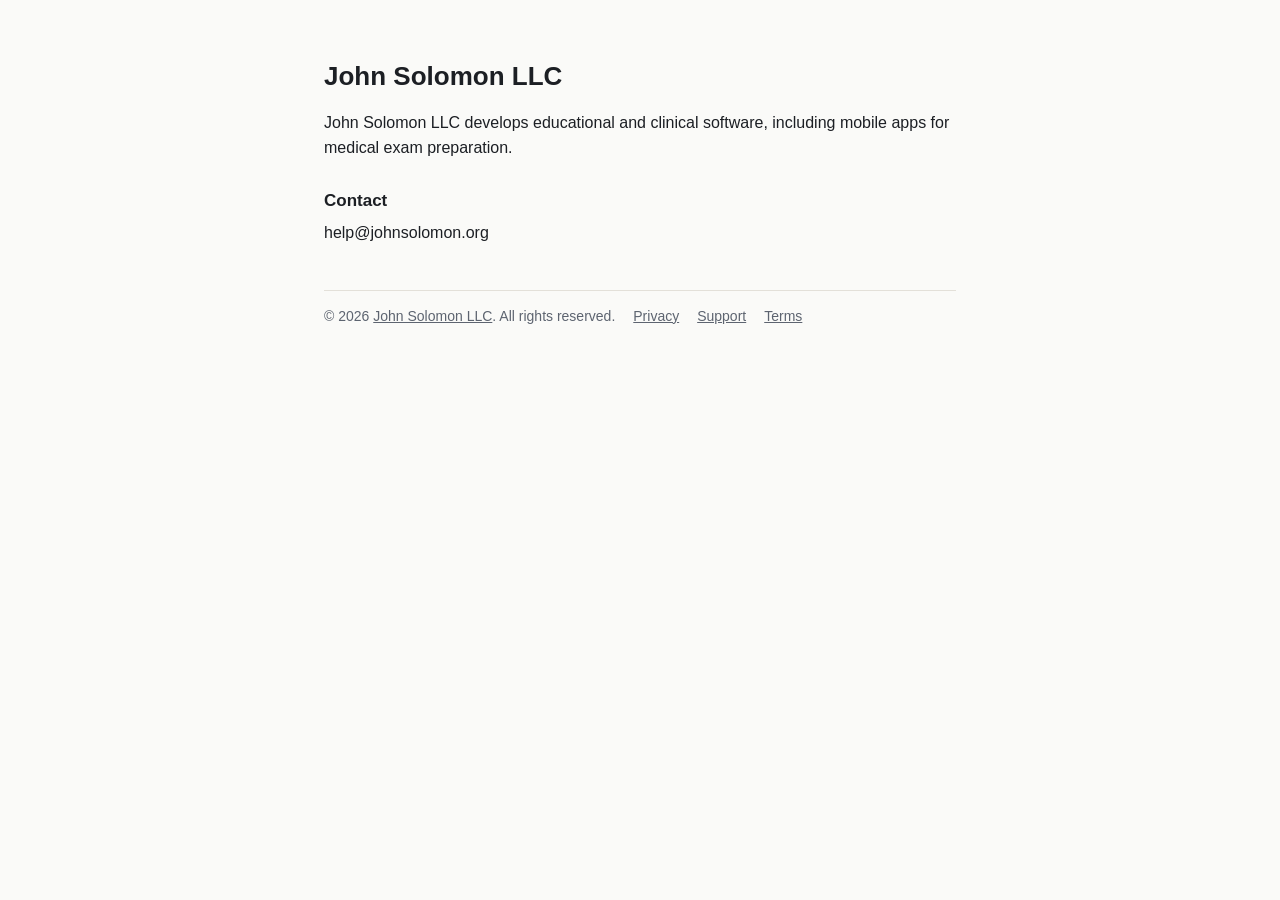
<file: index.html>
<!doctype html>
<html lang="en">
<head>
<meta charset="utf-8">
<meta name="viewport" content="width=device-width, initial-scale=1">
<title>John Solomon LLC</title>
<meta name="description" content="John Solomon LLC develops educational and clinical software, including mobile apps for medical exam preparation.">
<link rel="canonical" href="https://johnsolomon.org/">
<link rel="icon" href="data:image/svg+xml,%3Csvg xmlns=%22http://www.w3.org/2000/svg%22 viewBox=%220 0 64 64%22%3E%3Crect width=%2264%22 height=%2264%22 rx=%2212%22 fill=%22%231c1f24%22/%3E%3C/svg%3E">
<style>
  :root { --bg:#fafaf8; --ink:#1c1f24; --muted:#5d6470; --rule:#e3e0d9; --accent:#1f4e79; }
  @media (prefers-color-scheme: dark) { :root { --bg:#16181c; --ink:#e9e7e2; --muted:#9aa1ad; --rule:#2c3038; --accent:#8db7e0; } }
  * { box-sizing:border-box; }
  body { margin:0; background:var(--bg); color:var(--ink); font:16px/1.6 -apple-system, BlinkMacSystemFont, "Segoe UI", Helvetica, Arial, sans-serif; }
  .wrap { max-width:680px; margin:0 auto; padding:56px 24px 32px; }
  h1 { font-size:26px; font-weight:600; margin:0 0 12px; }
  h2 { font-size:17px; font-weight:600; margin:26px 0 6px; }
  p, li { margin:0 0 10px; }
  ul { padding-left:20px; }
  a { color:var(--accent); }
  .muted { color:var(--muted); font-size:14px; }
  footer { margin-top:44px; padding-top:14px; border-top:1px solid var(--rule); font-size:14px; color:var(--muted); display:flex; flex-wrap:wrap; gap:6px 18px; }
  footer a { color:var(--muted); }
</style>
</head>
<body>
<div class="wrap">
<main>

<h1>John Solomon LLC</h1>
<p>John Solomon LLC develops educational and clinical software, including mobile apps for medical exam preparation.</p>
<h2>Contact</h2>
<p>help@johnsolomon.org</p>

</main>
<footer>
  <span>© 2026 <a href="/">John Solomon LLC</a>. All rights reserved.</span>
  <a href="/privacy/">Privacy</a>
  <a href="/support/">Support</a>
  <a href="/terms/">Terms</a>
</footer>
</div>
</body>
</html>
</file>
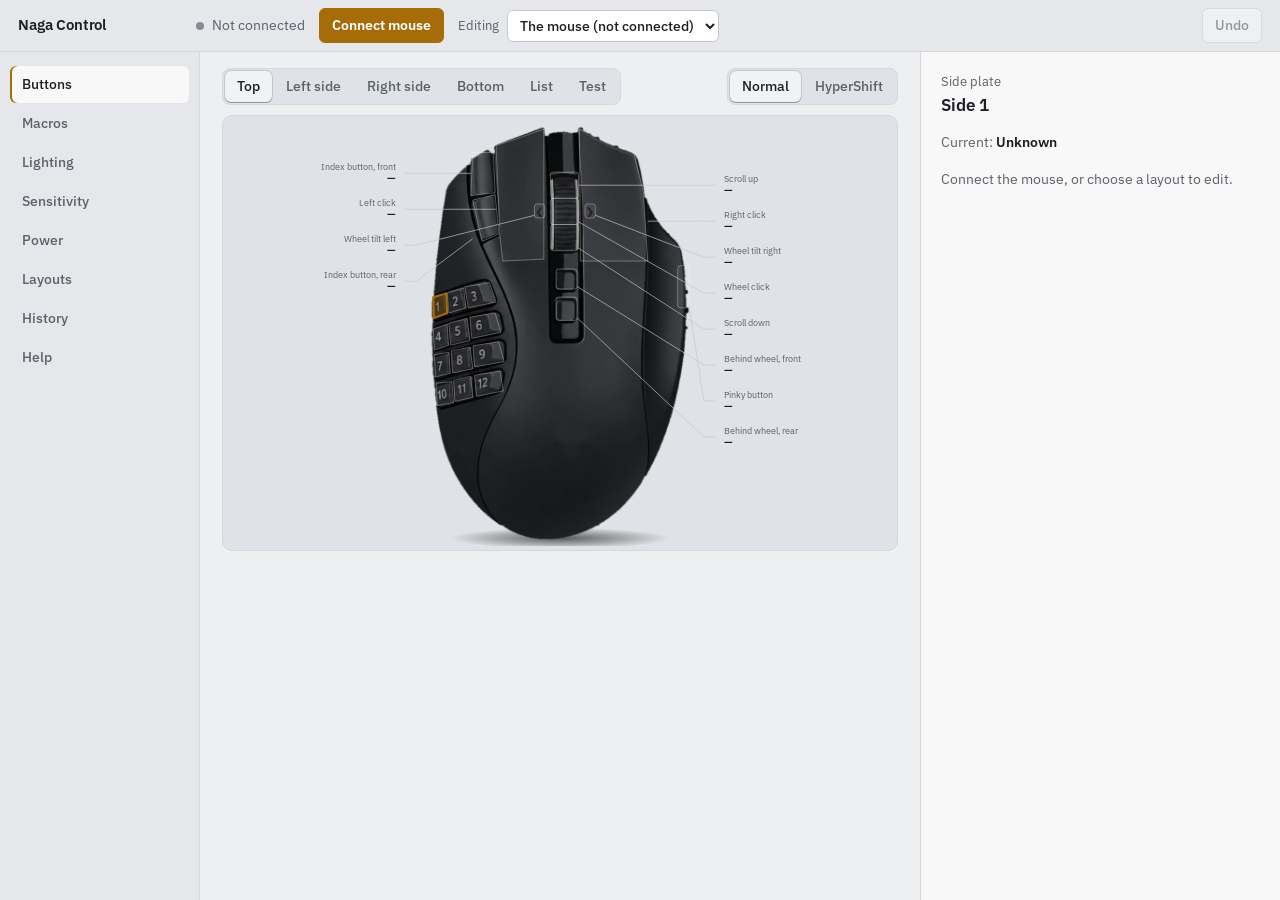
<file: naga/index.html>
<!DOCTYPE html>
<html lang="en">
<head>
<meta charset="utf-8">
<meta name="viewport" content="width=device-width, initial-scale=1, viewport-fit=cover">
<meta name="apple-mobile-web-app-capable" content="yes"><meta name="mobile-web-app-capable" content="yes">
<meta name="apple-mobile-web-app-title" content="Naga Control"><meta name="apple-mobile-web-app-status-bar-style" content="black-translucent">
<meta name="theme-color" content="#17191b">
<meta name="robots" content="noindex, nofollow">
<title>Naga Control</title>
<link rel="preconnect" href="https://fonts.googleapis.com"><link rel="preconnect" href="https://fonts.gstatic.com" crossorigin>
<link href="https://fonts.googleapis.com/css2?family=IBM+Plex+Sans:wght@400;500;600&display=swap" rel="stylesheet">
<style>
:root{
  --bg:#1b1d20; --rail:#17191b; --panel:#212327; --well:#131416; --field:#2a2d31; --raise:#303338;
  --line:#2e3136; --line2:#3c4046; --text:#ecebe7; --dim:#a0a4ab; --faint:#6e737b;
  --amber:#e3a93b; --amber-ink:#1d1606; --amber-soft:rgba(227,169,59,.14);
  --ok:#8cbf84; --bad:#e2735e; --warn:#e3a93b;
  --hot:#262a30; --hotline:#4d535c;
  --r-s:6px; --r-m:10px;
  color-scheme:dark;
}
@media (prefers-color-scheme: light){:root:not([data-theme="dark"]){
  --bg:#eeeff1; --rail:#e5e7ea; --panel:#f8f8f9; --well:#dfe2e6; --field:#fff; --raise:#f1f2f4;
  --line:#d5d8dd; --line2:#c3c7cd; --text:#1c1f23; --dim:#5b616a; --faint:#878d96;
  --amber:#a66c0a; --amber-ink:#fff; --amber-soft:rgba(166,108,10,.12);
  --ok:#3b7a37; --bad:#b4442f; --warn:#a66c0a; --hot:#2a2e35; --hotline:#59606a;
  color-scheme:light;
}}
*{box-sizing:border-box}
[hidden]{display:none!important}
html,body{margin:0;height:100%}
body{background:var(--bg);color:var(--text);font:14px/1.5 "IBM Plex Sans",-apple-system,"Segoe UI",Roboto,sans-serif;font-variant-numeric:tabular-nums;-webkit-font-smoothing:antialiased}
button{background:var(--field);color:var(--text);border:1px solid var(--line2);border-radius:var(--r-s);padding:6px 12px;font:inherit;font-weight:500;cursor:pointer}
button:hover:not(:disabled){background:var(--raise)}
button.primary{background:var(--amber);border-color:var(--amber);color:var(--amber-ink);font-weight:600}
button.primary:hover:not(:disabled){filter:brightness(1.06);background:var(--amber)}
button.link{background:none;border:0;padding:3px 2px;color:var(--dim);font-weight:500}
button.link:hover:not(:disabled){background:none;color:var(--text);text-decoration:underline;text-underline-offset:3px}
button:disabled{opacity:.4;cursor:default}
button.primary:disabled{background:var(--field);border-color:var(--line2);color:var(--dim);opacity:1}
:focus-visible{outline:2px solid var(--amber);outline-offset:2px}
select,input,textarea{background:var(--field);color:var(--text);border:1px solid var(--line2);border-radius:var(--r-s);padding:5px 8px;font:inherit}
input[type=number]{width:8ch;text-align:right}
input[type=range]{accent-color:var(--amber)}
input[type=checkbox],input[type=radio]{accent-color:var(--amber)}
input[type=color]{width:34px;height:30px;padding:2px;cursor:pointer}
textarea{width:100%;font:12.5px/1.5 ui-monospace,"SF Mono",Menlo,monospace}
code{font:12.5px ui-monospace,"SF Mono",Menlo,monospace}
h1{font-size:15px;font-weight:600;margin:0;letter-spacing:-.01em}
h2{font-size:18px;font-weight:600;margin:0 0 4px;letter-spacing:-.01em}
h3{font-size:15px;font-weight:600;margin:0 0 2px}
p{margin:0 0 10px;max-width:68ch}
.dim{color:var(--dim)} .faint{color:var(--faint)} .good{color:var(--ok)} .badc{color:var(--bad)} .warnc{color:var(--warn)}
.row{display:flex;align-items:center;gap:8px;flex-wrap:wrap}
.grow{flex:1}
.stack{display:grid;gap:10px}
.small{font-size:12.5px}

/* app frame */
.app{display:grid;grid-template-columns:200px minmax(0,1fr);grid-template-rows:auto 1fr;min-height:100vh}
.bar{grid-column:1/-1;display:flex;align-items:center;gap:14px;padding:0 max(18px,env(safe-area-inset-right)) 0 max(18px,env(safe-area-inset-left));min-height:52px;padding-top:env(safe-area-inset-top);border-bottom:1px solid var(--line);background:var(--rail);position:sticky;top:0;z-index:20}
.bar .brand{width:164px}
.editing{display:flex;align-items:center;gap:8px}
.editing select{font-weight:500;max-width:220px}
.vlist{grid-column:1/-1;border:1px solid var(--line);border-radius:var(--r-s);background:var(--well);margin-top:4px}
.vrow{display:grid;grid-template-columns:minmax(0,1fr) auto;gap:4px 12px;align-items:center;padding:8px 12px;border-bottom:1px solid var(--line)}
.vrow:last-child{border-bottom:0}
.vrow b{font-weight:600}.vrow .when{color:var(--dim);font-size:12.5px}
.vrow .acts{display:flex;gap:2px 10px;flex-wrap:wrap;justify-content:flex-end}
.syncbox{border:1px solid var(--line);border-radius:var(--r-m);background:var(--panel);padding:14px 16px;margin-bottom:18px}
.syncbox .row{margin-top:10px}
.tag.pending{background:color-mix(in srgb,var(--warn) 16%,transparent);color:var(--warn)}
.status{display:flex;align-items:center;gap:8px;color:var(--dim);white-space:nowrap}
.status .lamp{width:8px;height:8px;border-radius:50%;background:var(--faint)}
.status.on .lamp{background:var(--ok);box-shadow:0 0 0 3px color-mix(in srgb,var(--ok) 20%,transparent)}
.status.bad .lamp{background:var(--bad)}
.status.on #stConn{color:var(--text)}
#stMatch{color:var(--dim);white-space:nowrap} #stMatch b{color:var(--text);font-weight:500}
#stSave{white-space:nowrap}
.rail{border-right:1px solid var(--line);background:var(--rail);padding:14px 10px;position:sticky;top:52px;height:calc(100vh - 52px)}
.rail nav{display:grid;gap:2px}
.rail nav button{background:none;border:0;text-align:left;padding:8px 12px;border-radius:var(--r-s);color:var(--dim);font-weight:500}
.rail nav button:hover{background:var(--panel);color:var(--text)}
.rail nav button.sel{background:var(--panel);color:var(--text);box-shadow:inset 2px 0 0 var(--amber)}
.rail .foot{position:absolute;left:12px;right:12px;bottom:14px;font-size:12px;color:var(--faint)}
main{min-width:0}
.tab{display:none} .tab.sel{display:block}
.page{padding:26px 32px 60px;max-width:880px}
.page>header{margin-bottom:18px}
#alerts{display:grid;gap:8px;padding:14px 22px 0}
#alerts:empty{display:none}
.banner{border:1px solid var(--line2);border-left:3px solid var(--warn);border-radius:var(--r-s);padding:10px 14px;background:var(--panel)}
.banner.bad{border-left-color:var(--bad)} .banner.good{border-left-color:var(--ok)}
.banner b{display:block;margin-bottom:2px;font-weight:600}
.banner.good,.banner.bad{color:var(--text)}
.banner .row{margin-top:8px}

/* settings rows */
.group{border-top:1px solid var(--line);margin-top:22px;padding-top:6px}
.group>h3{margin:12px 0 2px}
.set{display:grid;grid-template-columns:minmax(160px,240px) minmax(0,1fr);gap:20px;align-items:center;padding:14px 0;border-bottom:1px solid var(--line)}
.set:last-child{border-bottom:0}
.set>div:first-child b{display:block;font-weight:500}
.set>div:first-child span{display:block;color:var(--dim);font-size:12.5px;line-height:1.4;margin-top:2px}
.seg{display:inline-flex;background:var(--well);border:1px solid var(--line);border-radius:8px;padding:2px;gap:2px;flex-wrap:wrap}
.seg button{border:0;background:none;padding:5px 12px;border-radius:6px;color:var(--dim)}
.seg button:hover:not(:disabled){background:none;color:var(--text)}
.seg button.sel{background:var(--raise);color:var(--text);box-shadow:0 1px 0 rgba(0,0,0,.25),0 0 0 1px var(--line2)}
.value{min-width:7ch;text-align:right;font-weight:500}

/* buttons tab: canvas + inspector */
.studio{display:grid;grid-template-columns:minmax(0,1fr) 360px;min-height:calc(100vh - 52px)}
.canvas{padding:16px 22px 22px;display:flex;flex-direction:column;min-width:0}
.canvasbar{display:flex;justify-content:space-between;align-items:center;gap:10px;flex-wrap:wrap;margin-bottom:10px}
.stage{background:var(--well);border:1px solid var(--line);border-radius:var(--r-m);padding:4px;position:relative}
.stage svg{display:block;width:100%;height:auto}
svg text{font-family:"IBM Plex Sans",-apple-system,"Segoe UI",Roboto,sans-serif}
.below{display:flex;justify-content:space-between;gap:12px;align-items:flex-start;flex-wrap:wrap;margin-top:10px}
.insp{border-left:1px solid var(--line);background:var(--panel);display:flex;flex-direction:column;position:sticky;top:52px;height:calc(100vh - 52px)}
#insp{padding:20px 20px 0;overflow:auto;flex:1}
.insp .kicker{color:var(--dim);font-size:12.5px}
.insp h3{font-size:17px;margin:2px 0 14px}
.panel{display:grid;gap:12px;padding-bottom:16px}
.panel .label{color:var(--dim);font-size:12.5px;margin-bottom:6px}
.quick{display:flex;flex-wrap:wrap;gap:4px}
.quick button,.quick .chip{padding:3px 9px;font-size:12.5px;font-weight:400;border-color:var(--line)}
.quick .chip.sel{border-color:var(--amber);color:var(--text);background:var(--amber-soft)}
.inspfoot{border-top:1px solid var(--line);padding:14px 20px 18px;background:var(--panel)}
.preview{font-size:12.5px;color:var(--dim);margin-bottom:10px} .preview b{color:var(--text);font-size:14px;font-weight:600}

/* svg: mouse + annotations */
.hot{fill:url(#btnG);stroke:#fff;stroke-opacity:.1;stroke-width:1;cursor:pointer;transition:stroke .12s,fill .12s}
.hot.key{fill:url(#keyG)}
.hot.ghost{fill:#fff;fill-opacity:0;stroke:none}
.hotband{fill:none;stroke:transparent;stroke-width:26;stroke-linecap:round;cursor:pointer}
.band{fill:none;stroke:#fff;stroke-opacity:0;stroke-width:3;stroke-linecap:round;pointer-events:none}
g.slot:hover .hot,g.slot.hover .hot{stroke:var(--amber);stroke-opacity:1;stroke-width:1.6}
g.slot:hover .hot.ghost,g.slot.hover .hot.ghost{fill:var(--amber);fill-opacity:.10;stroke:var(--amber);stroke-opacity:.9}
g.slot:hover .band,g.slot.hover .band{stroke:var(--amber);stroke-opacity:1}
g.slot.sel .hot{fill:url(#btnSel);stroke:var(--amber);stroke-opacity:1;stroke-width:2.4}
g.slot.sel .hot.ghost{fill:var(--amber);fill-opacity:.16}
g.slot.sel .band{stroke:var(--amber);stroke-opacity:1;stroke-width:5}
.hot.art{fill:#fff;fill-opacity:.05;stroke:#fff;stroke-opacity:.3;stroke-width:1;stroke-linejoin:round}
g.slot:hover .hot.art,g.slot.hover .hot.art{fill:var(--amber);fill-opacity:.22;stroke:var(--amber);stroke-opacity:1;stroke-width:1.5}
g.slot.sel .hot.art{fill:var(--amber);fill-opacity:.3;stroke:var(--amber);stroke-opacity:1;stroke-width:2}
g.slot.hs .hot{stroke:var(--ok);stroke-opacity:1;stroke-width:2.4}
.keynum{fill:#a3aab4;font-size:14px;font-weight:600;pointer-events:none;text-anchor:middle}
.co{cursor:pointer}
.co rect{fill:transparent;stroke:none}
.co:hover rect,.co.hover rect{fill:color-mix(in srgb,var(--text) 5%,transparent)}
.co.sel rect{fill:var(--amber-soft)}
.co .n{fill:var(--dim);font-size:13.5px}
.co .a{fill:var(--text);font-size:16.5px;font-weight:600}
.co .a.off{fill:var(--faint);font-weight:400}
.co.sel .a{fill:var(--amber)}
.co .badge{fill:var(--amber)}
.lead{fill:none;stroke:var(--line2);stroke-width:1;pointer-events:none}
.lead.sel{stroke:var(--amber);stroke-width:1.6}
.lead.hidden{display:none} .lead.hidden.show{display:inline;stroke:var(--dim)}
.dot{fill:var(--dim);pointer-events:none} .dot.sel{fill:var(--amber)}
.listv{display:grid;grid-template-columns:repeat(auto-fill,minmax(260px,1fr));gap:0 18px;padding:10px 14px}
.listv button{display:flex;justify-content:space-between;gap:10px;text-align:left;padding:9px 6px;background:none;border:0;border-bottom:1px solid var(--line);border-radius:0;font-weight:400}
.listv button b{font-weight:600}
.listv button:hover{background:color-mix(in srgb,var(--text) 4%,transparent)}
.listv button.sel{box-shadow:inset 2px 0 0 var(--amber)} .listv button.sel b{color:var(--amber)}
.listv .g{grid-column:1/-1;margin:14px 6px 2px;font-size:12.5px;color:var(--dim);font-weight:500}

.insp .cur{margin:0 0 16px;color:var(--dim)} .insp .cur b{color:var(--text);font-weight:600}
.field{display:grid;gap:6px;margin-bottom:14px} .field>span{color:var(--dim);font-size:12.5px} .field select{width:100%;padding:8px 10px}
.combo{display:flex;justify-content:space-between;align-items:center;width:100%;padding:10px 12px;background:var(--well);border:1px solid var(--line2);font-weight:400}
.combo:hover{border-color:var(--amber)}
.keys{display:inline-flex;align-items:center;gap:4px;flex-wrap:wrap}
kbd{font:600 13px "IBM Plex Sans",sans-serif;min-width:30px;text-align:center;padding:4px 8px;border-radius:5px;background:var(--raise);border:1px solid var(--line2);box-shadow:inset 0 -2px 0 rgba(0,0,0,.35);color:var(--text)}
.plus{color:var(--faint);font-size:12px}
.repeat{display:grid;gap:8px}
.inspfoot .preview{display:flex;align-items:baseline;gap:8px;flex-wrap:wrap;margin-bottom:10px;font-size:13px}
.inspfoot .preview .from{color:var(--dim);text-decoration:line-through;text-decoration-color:var(--faint)} .inspfoot .preview .arrow{color:var(--faint)}
.kbd-dlg{max-width:1080px}
.kb-wrap{overflow-x:auto;padding-bottom:4px}
.kb{display:flex;gap:16px;min-width:max-content}
.kb-block{display:grid;gap:5px}
.kb-row{display:flex;gap:5px}
.kb-key,.kb-gap{width:calc(var(--u) * 40px + (var(--u) - 1) * 5px);height:38px;flex:none}
.kb-key{padding:0 4px;font-size:12px;font-weight:500;background:var(--raise);border:1px solid var(--line2);box-shadow:inset 0 -2px 0 rgba(0,0,0,.3);white-space:nowrap;overflow:hidden}
.kb-key.sel{background:var(--amber);border-color:var(--amber);color:var(--amber-ink)}
.kb-key.mod.sel{background:var(--amber-soft);color:var(--text)}
.testpad{min-height:520px;display:grid;grid-template-rows:auto 1fr;gap:12px;padding:26px;outline:none;cursor:crosshair;user-select:none}
.testpad:focus{box-shadow:inset 0 0 0 2px var(--amber);border-radius:var(--r-m)}
.t-head{display:grid;gap:4px}
.t-log{list-style:none;margin:0;padding:0;display:grid;gap:0;align-content:start}
.t-log li{display:flex;justify-content:space-between;padding:9px 2px;border-bottom:1px solid var(--line)}
.t-log li:first-child b{color:var(--amber)}
/* lighting */
.zones{display:grid;gap:2px;margin-bottom:16px}
.zcard{display:grid;grid-template-columns:auto 1fr;column-gap:12px;align-items:center;text-align:left;background:none;border:1px solid transparent;padding:9px 10px;font-weight:400}
.zcard:hover{background:var(--raise)}
.zcard.sel{border-color:var(--amber);background:var(--amber-soft)}
.zcard b{grid-column:2;font-weight:500}
.zcard .sw{grid-column:1;grid-row:1/3;width:22px;height:22px;border-radius:50%;box-shadow:0 0 0 1px var(--line2)}
.zcard small{grid-column:2;color:var(--dim);font-size:12.5px}
.fxgrid{display:grid;grid-template-columns:repeat(3,1fr);gap:4px}
.fxgrid button{padding:8px 6px;font-size:13px;font-weight:400;background:none;border-color:var(--line);color:var(--dim)}
.fxgrid button:hover{color:var(--text)}
.fxgrid button.sel{border-color:var(--amber);color:var(--text);background:var(--amber-soft)}
.swatches{display:flex;gap:6px;flex-wrap:wrap;align-items:center}
.swatches button{width:24px;height:24px;border-radius:50%;padding:0;border:2px solid transparent;box-shadow:0 0 0 1px var(--line2)}
.swatches button.sel{border-color:var(--panel);box-shadow:0 0 0 2px var(--text)}
#zoneEditor h2{font-size:12.5px;font-weight:500;color:var(--dim);margin:0 0 8px}
.fx-breath{animation:breath 3.2s ease-in-out infinite}
.fx-alt{animation:breath 3.2s ease-in-out infinite reverse}
.fx-hue{animation:hue 5s linear infinite}
.fx-react{animation:react 2.4s ease-out infinite}
@keyframes breath{0%,100%{opacity:.12}50%{opacity:1}}
@keyframes hue{to{filter:hue-rotate(360deg)}}
@keyframes react{0%,8%{opacity:1}60%,100%{opacity:.08}}
@media (prefers-reduced-motion: reduce){.fx-breath,.fx-alt,.fx-hue,.fx-react{animation:none}}

/* sensitivity / power */
.stagerow{display:grid;grid-template-columns:auto minmax(0,1fr) auto auto;gap:14px;align-items:center;padding:10px 0;border-bottom:1px solid var(--line)}
.stagerow:last-of-type{border-bottom:0}
.stagerow input[type=range]{width:100%}
.stagerow label b{font-weight:600}
.meter{height:6px;border-radius:3px;background:var(--well);overflow:hidden;border:1px solid var(--line);flex:1;min-width:120px}
.meter i{display:block;height:100%;background:var(--ok)}

/* layouts, history */
.lrow{display:grid;grid-template-columns:minmax(0,1fr) auto;gap:6px 16px;align-items:start;padding:14px 0;border-bottom:1px solid var(--line)}
.lrow:last-child{border-bottom:0}
.lrow small{display:block;color:var(--dim);font-size:12.5px;line-height:1.45;margin-top:2px;max-width:62ch}
.lrow .acts{display:flex;gap:4px 10px;flex-wrap:wrap;align-items:center;justify-content:flex-end}
.tag{font-size:11.5px;padding:1px 7px;border-radius:4px;margin-left:8px;white-space:nowrap;font-weight:500;background:var(--amber-soft);color:var(--amber)}
.tag.plain{background:var(--field);color:var(--dim);border:1px solid var(--line)}
table{border-collapse:collapse;width:100%}
td,th{padding:9px 8px 9px 0;border-bottom:1px solid var(--line);text-align:left;vertical-align:middle;font-size:13px}
th{color:var(--dim);font-weight:500;font-size:12.5px}
dl{margin:0} dt{font-weight:600;margin-top:12px} dd{margin:2px 0 0;color:var(--dim);max-width:68ch}
.ldot{display:inline-block;width:9px;height:9px;border-radius:50%;vertical-align:0;margin:0 3px 0 6px;box-shadow:0 0 0 1px var(--line2)}
.plan{margin:6px 0 0;padding-left:18px} .plan li{margin:2px 0}
pre,#log{font:12px/1.5 ui-monospace,"SF Mono",Menlo,monospace;background:var(--well);border:1px solid var(--line);padding:10px;border-radius:var(--r-s);overflow:auto;white-space:pre-wrap;max-height:260px;margin:0}
.steps{display:grid;gap:4px;margin:0 0 12px;padding-left:20px;color:var(--dim)}
label.btn{display:inline-block;background:var(--field);border:1px solid var(--line2);border-radius:var(--r-s);padding:6px 12px;cursor:pointer;font-weight:500}
label.btn:hover{background:var(--raise)}
details>summary{cursor:pointer;color:var(--dim)} details>summary:hover{color:var(--text)}
details[open]>summary{margin-bottom:8px}

/* dialog, toast */
dialog{background:var(--panel);color:var(--text);border:1px solid var(--line2);border-radius:var(--r-m);padding:20px 22px;max-width:540px;width:calc(100% - 32px);box-shadow:0 20px 60px rgba(0,0,0,.45)}
dialog::backdrop{background:rgba(0,0,0,.5)}
dialog.mac-dlg{max-width:860px;width:calc(100% - 32px);height:min(86vh,760px);display:none;flex-direction:column;gap:10px;padding:18px 20px}
dialog.mac-dlg[open]{display:flex}
.mac-head{display:flex;align-items:center;gap:12px}.mac-name{font-size:16px;font-weight:600;width:24ch}
.mac-bar{display:grid;gap:8px}.mac-grp{display:flex;flex-wrap:wrap;gap:6px;align-items:center}.mac-grp>.dim{width:4.5em}
.mac-grp button,.mac-grp select{padding:4px 10px}
.mac-pad{border:2px dashed var(--amber);border-radius:var(--r-s);padding:14px;text-align:center;color:var(--amber);background:color-mix(in srgb,var(--amber) 8%,transparent);user-select:none}
.mac-pad.paused{border-color:var(--line2);color:var(--dim);background:none}
.mac-list{flex:1;overflow:auto;border:1px solid var(--line);border-radius:var(--r-s);background:var(--field)}
.mac-row{display:grid;grid-template-columns:3.2em 8.5em 1fr;align-items:center;gap:8px;padding:5px 10px;border-bottom:1px solid var(--line);cursor:pointer;min-height:36px}
.mac-row.sel{background:color-mix(in srgb,var(--amber) 16%,transparent)}
.mac-row .chip{padding:2px 10px}.mac-t{font-weight:600;font-size:13px}.mac-w{color:var(--dim)}
.mac-d{color:var(--good,#3a7)}.mac-u{color:var(--dim)}.mac-foot{margin-top:2px}.mono{font-family:ui-monospace,Menlo,monospace;font-size:12px}
@media (max-width:640px){ dialog.mac-dlg{height:96vh;width:calc(100% - 12px);padding:12px} .mac-grp>.dim{width:auto} .mac-name{width:100%} }
dialog h3{font-size:16px;margin-bottom:6px}
dialog ul{max-height:50vh;overflow:auto}
#toast{position:fixed;left:50%;bottom:22px;transform:translateX(-50%) translateY(120px);visibility:hidden;background:var(--raise);border:1px solid var(--line2);border-radius:var(--r-s);padding:9px 14px;display:flex;gap:14px;align-items:center;transition:transform .22s ease;z-index:50;box-shadow:0 10px 30px rgba(0,0,0,.35);max-width:calc(100% - 32px)}
#toast.show{transform:translateX(-50%) translateY(0);visibility:visible}
#toast .link{color:var(--amber)}

@media (max-width:1100px){.studio{grid-template-columns:1fr}.insp{position:static;height:auto;border-left:0;border-top:1px solid var(--line)}}
@media (hover:none) and (pointer:coarse){ .co{cursor:default} }
@media (max-width:820px){
  input,select,textarea{font-size:16px}
  .seg button{padding:8px 12px} .quick button,.quick .chip{padding:6px 10px}
  .app{grid-template-columns:minmax(0,1fr)}
  .bar{height:auto;flex-wrap:wrap;padding:calc(10px + env(safe-area-inset-top)) 16px 10px;gap:8px 12px;position:static;min-width:0}.bar .brand{width:auto}
  .editing{flex:1 1 100%}.editing select{flex:1;width:100%;min-width:0;max-width:none}
  #stMatch,#stSync{order:5} #stMatch,#stSave{white-space:normal}
  body{padding-bottom:env(safe-area-inset-bottom)}
  .rail{height:auto;border-right:0;border-bottom:1px solid var(--line);padding:6px 10px;overflow-x:auto;position:sticky;top:0;z-index:15}
  .rail nav{display:flex}.rail nav button{white-space:nowrap}.rail nav button.sel{box-shadow:inset 0 -2px 0 var(--amber)}
  .page{padding:20px 16px 50px}.canvas{padding:12px 16px}#alerts{padding:12px 16px 0}
  .set{grid-template-columns:1fr;gap:8px}
  .lrow{grid-template-columns:1fr}.lrow .acts{justify-content:flex-start}
  .fxgrid{grid-template-columns:repeat(2,1fr)}
}
</style>
</head>
<body>
<div class="app">
<div class="bar">
  <div class="brand"><h1>Naga Control</h1></div>
  <div class="status" id="statusBox"><span class="lamp"></span><span id="stConn">Not connected</span><span id="stBatt" hidden></span></div>
  <button class="primary" id="btnConnect">Connect mouse</button>
  <div class="editing"><label for="editSel" class="dim small">Editing</label><select id="editSel"></select></div>
  <span class="grow"></span>
  <span id="stMatch" hidden></span>
  <span id="stSave" class="small"></span>
  <span id="stSync" class="small dim" hidden></span>
  <button id="btnVersion" hidden title="Keep a named copy of this layout as it is now">Save version</button>
  <button id="btnUndo" disabled title="Undo the last change">Undo</button>
</div>

<aside class="rail">
  <nav id="tabs" aria-label="Sections">
    <button data-tab="buttons" class="sel">Buttons</button>
    <button data-tab="macros">Macros</button>
    <button data-tab="lighting">Lighting</button>
    <button data-tab="sens">Sensitivity</button>
    <button data-tab="power">Power</button>
    <button data-tab="layouts">Layouts</button>
    <button data-tab="history">History</button>
    <button data-tab="help">Help</button>
  </nav>
</aside>

<main>
<div id="alerts"></div>

<!-- BUTTONS -->
<section class="tab sel" id="tab-buttons">
  <div class="studio">
    <div class="canvas">
      <div class="canvasbar">
        <div class="seg" id="viewSeg" aria-label="View">
          <button data-v="top" class="sel">Top</button><button data-v="left">Left side</button><button data-v="right">Right side</button><button data-v="bottom">Bottom</button><button data-v="list">List</button><button data-v="test">Test</button>
        </div>
        <div class="seg" id="layerSeg" aria-label="Layer">
          <button data-l="0" class="sel">Normal</button><button data-l="1">HyperShift</button>
        </div>
      </div>
      <div class="stage" id="stage"></div>
    </div>
    <aside class="insp"><div id="insp"></div><div class="inspfoot" id="inspFoot"></div></aside>
  </div>
</section>

<!-- MACROS -->
<section class="tab" id="tab-macros">
  <div class="page">
    <header class="row" style="justify-content:space-between;align-items:flex-end"><div><h2>Macros</h2></div><button id="macroNew" class="primary">New macro</button></header>
    <p class="dim small">Saved here and synced. A macro goes onto the mouse when you put it on a button, and then works on any computer.</p>
    <div id="macroBook"></div>
  </div>
</section>

<!-- LIGHTING -->
<section class="tab" id="tab-lighting">
  <div class="studio">
    <div class="canvas">
      <div class="stage" id="lightStage"></div>
    </div>
    <aside class="insp"><div style="padding:20px;overflow:auto;flex:1">
      <h3 style="font-size:17px;margin-bottom:12px">Lighting</h3>
      <div class="zones" id="zoneCards"></div>
      <div class="row" style="margin-bottom:16px"><label class="row" style="gap:6px"><input type="checkbox" id="ledLink"> Same on all three</label><span class="grow"></span><button id="ledAllOff">Turn all off</button></div>
      <div id="zoneEditor"></div>
    </div>
    <div class="inspfoot small dim"><div>The 12 side keys light as one zone.</div><label class="row" id="wdlRow" style="gap:6px;margin-top:8px;flex-wrap:nowrap;align-items:flex-start" hidden><input type="checkbox" id="wdlChk"> Let Windows Dynamic Lighting control these lights</label></div></aside>
  </div>
</section>

<!-- SENSITIVITY -->
<section class="tab" id="tab-sens">
  <div class="page">
    <header><h2>Sensitivity</h2></header>
    <div class="group" style="border-top:0;margin-top:0">
      <h3>Stages</h3>
      <p class="dim small">The mouse starts in the selected stage.</p>
      <div id="dpiBox" class="dim">Connect the mouse to read its stages.</div>
      <div class="row" style="margin-top:12px"><button id="dpiAdd">Add stage</button><label class="row" style="gap:6px"><input type="checkbox" id="dpiXY"> Separate horizontal and vertical speed</label></div>
    </div>
    <div class="group">
      <div class="set"><div><b>Polling rate</b><span>Lower rates save battery.</span></div>
        <div><div class="seg" id="pollSeg"><button data-p="125">125 Hz</button><button data-p="500">500 Hz</button><button data-p="1000">1000 Hz</button></div></div></div>
      <div class="set" id="liftSet" hidden><div><b>Lift-off distance</b><span>How high you can lift the mouse before it stops tracking.</span></div>
        <div><div class="seg" id="liftSeg"><button data-v="1">1 mm</button><button data-v="2">2 mm</button><button data-v="3">3 mm</button></div></div></div>
      <div class="set" id="accelSet" hidden><div><b>Scroll acceleration</b><span>Faster wheel turns scroll further.</span></div>
        <div><label class="row" style="gap:6px"><input type="checkbox" id="accelChk"> On</label></div></div>
      <div class="set" id="reelSet" hidden><div><b>Free-spin on a flick</b><span>The wheel unlocks when you flick it hard, and locks again when it slows.</span></div>
        <div><label class="row" style="gap:6px"><input type="checkbox" id="reelChk"> On</label></div></div>
    </div>
  </div>
</section>

<!-- POWER -->
<section class="tab" id="tab-power">
  <div class="page">
    <header><h2>Power</h2></header>
    <div class="set"><div><b>Battery</b><span id="battSub">Connect the mouse to read the battery.</span></div>
      <div class="row"><div class="meter"><i id="battBar" style="width:0"></i></div><span class="value" id="battBig">—</span></div></div>
    <div class="set"><div><b>Sleep after</b></div>
      <div class="row"><input type="range" id="idle" min="60" max="900" step="30" class="grow"><span class="value" id="idleLbl">—</span></div></div>
    <div class="set"><div><b>Low-power mode at</b><span>Below this battery level the mouse saves power and warns you.</span></div>
      <div class="row"><input type="range" id="lowbat" min="5" max="30" step="1" class="grow"><span class="value" id="lowbatLbl">—</span></div></div>
    <div class="set" id="chargeSet" hidden><div><b>Stop charging at</b><span>Charging to less than 100% helps the battery last more years.</span></div>
      <div><div class="seg" id="chargeSeg"><button data-v="0">100%</button><button data-v="90">90%</button><button data-v="80">80%</button><button data-v="60">60%</button></div></div></div>
    <div class="set" id="dimSet" hidden><div><b>Dim the lights when idle</b><span>For this profile.</span></div>
      <div><div class="seg" id="dimSeg"><button data-v="off">Off</button><button data-v="half">To half</button><button data-v="quarter">To a quarter</button></div></div></div>
  </div>
</section>

<!-- LAYOUTS -->
<section class="tab" id="tab-layouts">
  <div class="page">
    <header class="row" style="justify-content:space-between;align-items:flex-end">
      <div><h2>Layouts</h2></div>
      <div class="row"><button id="profSnap">Save the mouse as a layout</button><label class="btn">Import file<input type="file" id="profImport" accept=".json,.txt" hidden></label></div>
    </header>
    <div class="syncbox" id="syncBox"></div>
    <div class="group" id="profGroup" style="border-top:0;margin-top:0" hidden>
      <div class="row" style="justify-content:space-between"><h3 style="margin:0">Profiles on the mouse</h3><button id="profAdd">Add profile</button></div>
      <p class="dim small">The button under the scroll wheel switches between them. Each has its own buttons, sensitivity and brightness; the lighting effects are shared.</p>
      <div id="profList"></div>
    </div>
    <div class="group" style="border-top:0;margin-top:0">
      <div class="row" style="justify-content:space-between"><h3 style="margin:0">Setups</h3><div class="row"><button id="setupSnap">Save the mouse as a setup</button><button id="setupNew" class="link">New setup</button></div></div>
      <p class="dim small">A setup is a set of profiles, each made from one of your layouts, loaded onto the mouse together.</p>
      <div id="setupList"></div>
    </div>
    <h3 style="margin:18px 0 0">Saved layouts</h3>
    <div id="layoutList"></div>
    <div class="group">
      <h3>Work on a layout with Claude</h3>
      <p class="dim small">Copy the setup into the chat, then paste Claude's reply below and press Check.</p>
      <div class="row"><button id="txtFromMouse">Copy the mouse's setup</button><button id="txtGuide" class="link">Copy the format guide</button><span class="dim small" id="txtCopyNote"></span></div>
      <textarea id="layoutText" rows="11" spellcheck="false" placeholder="Paste a layout here" style="margin-top:12px"></textarea>
      <div class="row" style="margin-top:8px"><button id="txtCheck">Check</button><button id="txtLoad" class="primary">Load onto mouse</button><button id="txtSave" class="link">Save as a layout instead</button></div>
      <div id="txtResult" style="margin-top:10px"></div>
      <details style="margin-top:10px"><summary>Format guide</summary><pre id="guideText"></pre></details>
    </div>
  </div>
</section>

<!-- HISTORY -->
<section class="tab" id="tab-history">
  <div class="page" style="max-width:1000px">
    <header class="row" style="justify-content:space-between;align-items:flex-end">
      <div><h2>History</h2><p class="dim" style="margin:0">A copy of the mouse is saved when you connect and before every change. <span id="backupNote"></span></p></div>
      <div class="row"><button id="backupAll">Download full backup</button><label class="btn">Restore a backup<input type="file" id="backupLoad" accept=".json" hidden></label></div>
    </header>
    <div style="overflow-x:auto"><table><thead><tr><th>When</th><th>What</th><th>Differs from mouse</th><th></th></tr></thead><tbody id="histRows"><tr><td colspan="4" class="dim">Connect the mouse to start the history.</td></tr></tbody></table></div>
  </div>
</section>

<!-- HELP -->
<section class="tab" id="tab-help">
  <div class="page">
    <header><h2>Help</h2></header>
    <h3>Where your settings live</h3>
    <dl>
      <dt>On the mouse</dt><dd>One active setup: buttons, HyperShift, sensitivity, lighting and power. It works on any computer with no software, including the hospital PC.</dd>
      <dt>Layouts, in this browser</dt><dd>Named copies like Work and MapleStory. They do nothing until you load one onto the mouse.</dd>
      <dt>History, in this browser</dt><dd>Automatic copies of the mouse from before each change. Download a full backup to keep them.</dd>
    </dl>
    <div class="group"><h3>Before you start</h3><p class="dim">Close Synapse, OpenSnek and Naga Studio while this page is open. Only one app should change the mouse at a time.</p></div>
    <div class="group"><h3>Razer terms</h3>
    <dl>
      <dt>Synapse profile</dt><dd>A setup kept in Razer's Synapse app. Same idea as a layout here.</dd>
      <dt>On-board profile</dt><dd>A setup stored inside the mouse. The V3 Pro has five slots, but only Synapse can create extra ones; normally the mouse uses slot 1.</dd>
      <dt>Profile light</dt><dd>The light under the mouse shows the slot:<span class="ldot" style="background:#fff"></span>1 white<span class="ldot" style="background:#e33"></span>2 red<span class="ldot" style="background:#3c3"></span>3 green<span class="ldot" style="background:#36f"></span>4 blue<span class="ldot" style="background:#3dd"></span>5 cyan.</dd>
      <dt>HyperShift</dt><dd>A Shift key for the mouse. Hold the HyperShift button (the pinky button, from the factory) and the other buttons do their second job.</dd>
      <dt>DPI</dt><dd>Sensitivity: how far the pointer moves per inch of mouse movement.</dd>
      <dt>Chroma</dt><dd>Razer's name for the lights: scroll wheel, logo and side plate.</dd>
      <dt>Turbo</dt><dd>Holding the button repeats its action, up to 20 times a second.</dd>
      <dt>Macros</dt><dd>A list of key presses, clicks and pauses that one button plays. Stored on the mouse, so it works on any computer without software.</dd>
    </dl>
    <p class="dim small" style="margin-top:14px"><span id="slotInfo"></span> <span id="fwInfo"></span></p></div>
    <div class="group"><h3>Advanced</h3>
      <details><summary>Macros stored on the mouse</summary>
        <div class="row" style="margin-top:8px"><button id="macroScan">Check</button><span class="dim small" id="macroNote"></span></div>
        <div id="macroList" style="margin-top:8px"></div>
      </details>
      <details style="margin-top:10px"><summary>Send a raw command</summary>
        <p class="dim small">For testing only. A history copy is saved first.</p>
        <div class="row">Class <input id="rawClass" value="00" style="width:6ch"> Cmd <input id="rawCmd" value="81" style="width:6ch"> Size <input id="rawSize" value="02" style="width:6ch"></div>
        <div class="row" style="margin-top:6px;flex-wrap:nowrap">Args <input id="rawArgs" placeholder="hex, e.g. 01 40 00" style="flex:1;min-width:0"></div>
        <button id="rawSend" style="margin-top:8px">Send</button>
      </details>
      <details style="margin-top:10px"><summary>Activity log</summary><div id="log"></div></details>
    </div>
  </div>
</section>
</main>
</div>

<dialog id="dlg"><h3 id="dlgTitle"></h3><div id="dlgBody" class="dim"></div><input id="dlgInput" style="width:100%;margin-top:10px" hidden><div class="row" style="justify-content:flex-end;margin-top:18px"><button id="dlgCancel">Cancel</button><button id="dlgOk" class="primary">OK</button></div></dialog>
<dialog id="kbdDlg" class="kbd-dlg"><div class="row" style="justify-content:space-between;align-items:center"><h3 style="margin:0">Choose a key</h3><div id="kbdCombo" class="keys"></div></div>
<p class="dim small" style="margin:6px 0 12px">Click a key or press it on your keyboard.</p>
<div id="kbdBody" class="kb-wrap"></div>
<div class="row" style="justify-content:flex-end;margin-top:16px"><button id="kbdCancel">Cancel</button><button id="kbdOk" class="primary">Use this key</button></div></dialog>
<div id="toast"><span id="toastMsg"></span><button class="link" id="toastUndo">Undo</button></div>

<script>
"use strict";
// Protocol: OpenSnek docs/protocol/USB_PROTOCOL.md (Naga V3 Pro 0x00E7/0x00E8, txn 0x1F) and OpenRazer.
const VID=0x1532, TXN=0x1F;
const PIDS={0x00E7:"Naga V3 Pro, by cable",0x00E8:"Naga V3 Pro, wireless"};
const STATUS=["no reply","busy","ok","rejected","timed out","not supported"];
const sleep=ms=>new Promise(r=>setTimeout(r,ms));
const hex=a=>Array.from(a,b=>b.toString(16).padStart(2,"0")).join(" ");
const parseHex=s=>(s.trim()?s.trim().split(/[\s,]+/).map(x=>parseInt(x,16)&255):[]);
const $=id=>document.getElementById(id);
const same=(a,b)=>!!a&&!!b&&a.length===b.length&&a.every((v,i)=>v===b[i]);
const clone=o=>o==null?o:JSON.parse(JSON.stringify(o));
const esc=s=>String(s).replace(/[&<>"]/g,c=>({"&":"&amp;","<":"&lt;",">":"&gt;",'"':"&quot;"})[c]);
const norm=s=>String(s).toLowerCase().replace(/[^a-z0-9+\-−=.\/*`'\[\];,\\←→↑↓]/g,"");
function log(msg,cls){const d=document.createElement("div");if(cls)d.className=cls==="bad"?"badc":cls==="warn"?"warnc":"";d.textContent=new Date().toLocaleTimeString()+"  "+msg;$("log").prepend(d);}
const safe=fn=>async(...a)=>{try{return await fn(...a);}catch(e){log(e.message||String(e),"bad"); toast(e.message||String(e));}};
const store={
  get(k,d){try{const v=localStorage.getItem(k);return v?JSON.parse(v):d;}catch(e){return d;}},
  set(k,v){try{localStorage.setItem(k,JSON.stringify(v));return true;}catch(e){warnStorage();return false;}}
};
let storageWarned=false;
function warnStorage(){ if(storageWarned) return; storageWarned=true; alertBox("storage","warn","This browser isn't saving data","Layouts and history may be lost when you close the tab. Download a backup from History."); }
async function copyText(t,noteId){ try{ await navigator.clipboard.writeText(t); if(noteId) $(noteId).textContent="Copied."; return true; }catch(e){ if(noteId) $(noteId).textContent="Couldn't copy automatically; select the text and copy it."; return false; } }

// ---------- UI helpers: alerts, dialog, toast, tabs ----------
function alertBox(id,kind,title,text,actions=[]){
  let el=document.getElementById("al-"+id); if(!el){ el=document.createElement("div"); el.id="al-"+id; $("alerts").prepend(el); }
  el.className="banner "+kind; el.innerHTML=`<b>${esc(title)}</b><span>${esc(text)}</span><div class="row"></div>`;
  const row=el.querySelector(".row");
  actions.forEach(([label,fn,primary])=>{const b=document.createElement("button"); b.textContent=label; if(primary) b.className="primary"; b.onclick=safe(async()=>{ b.disabled=true; await fn(); }); row.append(b);});
  const x=document.createElement("button"); x.textContent="Dismiss"; x.onclick=()=>el.remove(); row.append(x);
}
const clearAlert=id=>{const el=document.getElementById("al-"+id); if(el) el.remove();};
function ask({title,text="",lines=null,ok="OK",input=null}){
  return new Promise(res=>{ const d=$("dlg");
    $("dlgTitle").textContent=title;
    $("dlgBody").innerHTML=(text?`<p>${esc(text)}</p>`:"")+(lines?`<ul class="plan">${lines.map(l=>`<li>${esc(l)}</li>`).join("")}</ul>`:"");
    const inp=$("dlgInput"); inp.hidden=input==null; if(input!=null) inp.value=input;
    $("dlgOk").textContent=ok;
    const done=v=>{ d.close(); $("dlgOk").onclick=$("dlgCancel").onclick=null; res(v); };
    $("dlgOk").onclick=()=>done(input!=null?inp.value.trim()||false:true);
    $("dlgCancel").onclick=()=>done(false); d.oncancel=e=>{e.preventDefault(); done(false);};
    inp.onkeydown=e=>{ if(e.key==="Enter") $("dlgOk").click(); };
    d.showModal(); if(input!=null){ inp.focus(); inp.select(); } else $("dlgOk").focus(); });
}
let toastTimer=null;
function toast(msg,undo=false){ $("toastMsg").textContent=msg; $("toastUndo").hidden=!undo; $("toast").classList.add("show"); clearTimeout(toastTimer); toastTimer=setTimeout(()=>$("toast").classList.remove("show"),undo?6000:3500); }
$("toastUndo").onclick=()=>{ $("toast").classList.remove("show"); $("btnUndo").click(); };
let appReady=false;
function showTab(t){ if(t==="buttons"&&appReady) setTimeout(()=>renderStage(),0); if(t==="macros"&&appReady) renderMacros(); document.querySelectorAll("#tabs button").forEach(b=>b.classList.toggle("sel",b.dataset.tab===t)); document.querySelectorAll(".tab").forEach(s=>s.classList.toggle("sel",s.id==="tab-"+t)); try{ sessionStorage.setItem("naga.tab",t); }catch(e){} }
$("tabs").onclick=e=>{ const t=e.target.dataset.tab; if(t) showTab(t); };
try{ const t=sessionStorage.getItem("naga.tab"); if(t&&$("tab-"+t)) showTab(t); }catch(e){}
let saveNoteTimer=null;
function saveNote(text,cls){ const el=$("stSave"); el.textContent=text; el.className=cls||"dim"; clearTimeout(saveNoteTimer); if(/^Saved/.test(text)) saveNoteTimer=setTimeout(()=>el.textContent="",4000); }

// ---------- transport ----------
let dev=null, queue=Promise.resolve(), activeSlot=1, mouseId="naga";
function buildReport(cls,cmd,size,args,txn=TXN){
  const r=new Uint8Array(90); r[1]=txn; r[5]=size; r[6]=cls; r[7]=cmd;
  args.forEach((b,i)=>{if(i<80)r[8+i]=b;});
  let crc=0; for(let i=2;i<88;i++)crc^=r[i]; r[88]=crc; return r;
}
// How many leading args identify what a reply is about (storage/profile, then LED or button slot).
// A reply whose leading args differ belongs to an earlier command and is ignored, so one zone's
// or button's answer can never be taken for another's.
const KEYLEN={"0f:82":2,"0f:84":2,"0f:02":2,"0f:04":2,"02:8c":2,"02:0c":2,"04:86":1,"04:06":1,"06:08":2,"06:09":2,"06:0c":2,"06:03":2,"06:88":2,"06:89":2,"06:8c":2,"06:8b":2};
function rawCmd(cls,cmd,size,args=[],quiet=false,txn=TXN){
  const job=queue.then(async()=>{
    if(!dev) throw new Error("Mouse not connected.");
    const label=`${cls.toString(16).padStart(2,"0")}:${cmd.toString(16).padStart(2,"0")}`;
    const keyLen=Math.min(args.length,KEYLEN[label]??0), isSet=cmd<0x80;
    for(let attempt=0;attempt<2;attempt++){
      await dev.sendFeatureReport(0,buildReport(cls,cmd,size,args,txn));
      let fallback=null, fallbackAt=0;
      for(let t=0;t<25;t++){
        await sleep(t?20:10);
        const dv=await dev.receiveFeatureReport(0);
        let res=new Uint8Array(dv.buffer,dv.byteOffset,dv.byteLength);
        if(res.length===91) res=res.slice(1);
        if(res.length<90) continue;
        const st=res[0];
        if(st===0x00||st===0x01) continue;
        if(res[1]!==txn||res[6]!==cls||res[7]!==cmd) continue;
        let crc=0; for(let i=2;i<88;i++) crc^=res[i]; if(res[88]!==crc) continue;
        let keyOk=true; for(let i=0;i<keyLen;i++) if(res[8+i]!==args[i]) keyOk=false;
        if(!keyOk) continue;
        if(st===0x04){ if(attempt===0){ await sleep(150); break; } }
        // A write should come back with its own arguments. A reply that matches only the key
        // may be the answer to an earlier write to the same place, so keep waiting for the exact one.
        if(st===2&&isSet&&args.length){ let same=true; for(let i=0;i<args.length&&i<80;i++) if(res[8+i]!==args[i]) same=false;
          if(!same){ if(!fallback) fallbackAt=t; fallback=res.slice(); if(t-fallbackAt>=5) break; continue; } }
        if(!quiet||st!==2) log(`${label} [${hex(args)}] → ${STATUS[st]||st} ${st===2?hex(res.slice(8,8+Math.max(size,4))):""}`,st===2?"":"warn");
        return {status:st,args:res.slice(8,88)};
      }
      // Some firmware doesn't echo every byte of a write. Accept the key-matched reply; the caller reads it back.
      if(fallback){ if(!quiet) log(`${label} [${hex(args)}] → OK (reply didn't echo every byte)`,""); return {status:2,args:fallback.slice(8,88),loose:true}; }
    }
    throw new Error("The mouse didn't answer. If it's wireless, move it to wake it, then try again.");
  });
  queue=job.catch(()=>{});
  return job;
}
const ok=r=>r&&r.status===2;
// The on-board profile being edited. Defaults to the one the mouse is using.
let editProf=null;
const P=()=>editProf??activeSlot;
// Editing target: the connected mouse, or a saved layout (works with no mouse, e.g. on iPhone).
let mode="mouse", editName=null;
const HAS_HID="hid" in navigator;
const inLayout=()=>mode==="layout";
const canEdit=()=>inLayout()||!!dev;

// ---------- connect ----------
async function tryOpen(d){
  try{ if(!d.opened) await d.open(); }catch(e){ return false; }
  dev=d;
  try{ if(ok(await rawCmd(0x00,0x81,0x02,[],true))) return true; }catch(e){}
  dev=null; return false;
}
async function findAndConnect(list){ for(const d of list) if(await tryOpen(d)){ await onConnected(d); return true; } return false; }
const connect=safe(async()=>{
  if(!("hid" in navigator)) return;
  try{ await navigator.hid.requestDevice({filters:[{vendorId:VID}]}); }catch(e){ return; }
  const list=(await navigator.hid.getDevices()).filter(d=>d.vendorId===VID);
  if(await findAndConnect(list)) return;
  setConn("Couldn't reach the mouse","bad");
  alertBox("conn","bad","The mouse didn't respond","Connect it with the USB cable or wireless dongle (browsers can't use Bluetooth), move it to wake it, and try again. Quit Synapse if it's open.");
});
function setConn(text,cls){ $("stConn").textContent=text; $("statusBox").className="status "+(cls||""); }
let connecting=false;
async function readEverything(progress){ await readSlots(); await readAllButtons(progress); await readMacroLib(); await readDpi(); await readLighting(); await readProfileExtras(); }
async function onConnected(d){
  if(connecting) return; connecting=true;
  try{
    clearAlert("conn"); setConn("Reading the mouse…",""); $("btnConnect").hidden=true;
    if(!PIDS[d.productId]) alertBox("model","warn","Untested model","This app is built for the Naga V3 Pro. Other Razer mice may not accept its settings.");
    await readIdentity(d);
    if(inLayout()){ await readBattery(); setConn(PIDS[d.productId]||d.productName,"on"); log("Connected to "+d.productName); renderAll(); offerLoad(); return; }
    await readInfo(); await readEverything(n=>setConn(`Reading buttons ${n}%…`,""));
    dpiEdit=clone(dpiMouse); led=clone(ledMouse);
    setConn(PIDS[d.productId]||d.productName,"on"); log("Connected to "+d.productName);
    renderAll(); checkAgainstLastSeen("connect");
  } finally { connecting=false; }
}
function onDisconnected(){ dev=null; const lost=!inLayout()&&!!(ledTimer||dpiTimer); clearTimeout(ledTimer); clearTimeout(dpiTimer); ledTimer=dpiTimer=null; clearAlert("mouseReady");
  if(!inLayout()){ led=clone(ledMouse); dpiEdit=clone(dpiMouse); ledDirty.clear(); saveNote(lost?"Not saved: mouse disconnected":"",lost?"badc":""); } setConn("Disconnected","bad"); $("btnConnect").hidden=false; $("btnConnect").textContent="Reconnect"; renderAll(); }
if("hid" in navigator){
  navigator.hid.addEventListener("disconnect",e=>{ if(e.device===dev) onDisconnected(); });
  navigator.hid.addEventListener("connect",safe(async e=>{ if(!dev&&e.device.vendorId===VID){ await sleep(400); await findAndConnect([e.device]); } }));
}

// ---------- identity, info, slots, device settings ----------
async function readIdentity(d){
  let serial="";
  try{ const r=await rawCmd(0x00,0x82,0x16,[],true,0xFF); if(ok(r)) serial=String.fromCharCode(...r.args.slice(0,22).filter(c=>c>=32&&c<127)).trim(); }catch(e){}
  mouseId="naga:"+(serial||d.productId.toString(16));
}
const POLL={1:1000,2:500,8:125}, POLLRAW={1000:1,500:2,125:8};
// Battery level for low-power mode, the way Synapse converts it: byte = ceil(% × 2.55).
const lbToPct=r=>Math.floor(r/255*100), pctToLb=p=>Math.ceil(Math.max(1,Math.min(100,p))/100*255);
let devMouse={}, batt=null;
async function readInfo(){
  const fw=await rawCmd(0x00,0x81,0x02,[],true); if(ok(fw)) $("fwInfo").textContent=`Firmware ${fw.args[0]}.${fw.args[1]}`;
  await readBattery();
  devMouse={};
  const p=await rawCmd(0x00,0x85,0x01,[],true); if(ok(p)&&POLL[p.args[0]]) devMouse.poll=POLL[p.args[0]];
  const i=await rawCmd(0x07,0x83,0x02,[],true); if(ok(i)){ const s=(i.args[0]<<8)|i.args[1]; if(s>=60&&s<=900) devMouse.sleep=s; }
  const l=await rawCmd(0x07,0x81,0x01,[],true); if(ok(l)&&l.args[0]>=1&&l.args[0]<=0x80) devMouse.lowbat=lbToPct(l.args[0]);
  await readGlobalExtras();
}
// Settings found in Synapse's code for this mouse. Each one is only shown if the mouse answers the read.
const DIMMODE={0:"half",1:"quarter",2:"off"}, DIMRAW={half:0,quarter:1};
async function readGlobalExtras(){
  // Synapse puts the mouse in software-controlled mode (3) while it runs and back to normal (0) when it closes.
  // If it was left in software mode, on-board effects don't play. Put it back the same way Synapse does.
  try{ const m=await rawCmd(0x00,0x84,0x02,[],true); if(ok(m)&&m.args[0]===3){ const r=await rawCmd(0x00,0x04,0x02,[0,0]); if(ok(r)){ log("The mouse was left in Synapse's software-control mode. Set it back to normal so its own lighting and buttons run.","warn"); toast("Mouse set back to its normal mode"); } } }catch(e){}
  zoneFx={};
  for(const z of ZONES){ try{ const r=await rawCmd(0x0F,0x81,0x50,[z.id],true);
    if(ok(r)&&r.args[0]===z.id){ const ids=new Set([0,...Array.from(r.args.slice(1)).filter(x=>x)]); if(ids.has(1)) zoneFx[z.id]=ids; } }catch(e){} }
  if(Object.keys(zoneFx).length) log("Lighting effects the mouse supports: "+ZONES.map(z=>`${z.key} ${zoneFx[z.id]?[...zoneFx[z.id]].join(","):"?"}`).join("; "));
  try{ const w=await rawCmd(0x0F,0x90,0x01,[],true); if(ok(w)&&w.args[0]<=1) devMouse.wdl=w.args[0]===0?1:0; }catch(e){}
  try{ const a=await rawCmd(0x0B,0x8B,0x04,[0,4],true); if(ok(a)&&a.args[1]===4&&a.args[2]===1&&a.args[3]<=2) devMouse.lift=a.args[3]+1; }catch(e){}
  await readChargeLimit();
}
// Battery charge limit (07:92 read / 07:12 write): bit 7 = on, low 7 bits = percent.
async function readChargeLimit(){ try{ const r=await rawCmd(0x07,0x92,0x01,[],true); if(ok(r)){ const on=r.args[0]>>7, v=r.args[0]&127; if(v>=50&&v<=100) devMouse.charge=on?v:0; } }catch(e){} }
async function readProfileExtras(){
  for(const k of ["dim","accel","reel"]) delete devMouse[k];
  try{ const d=await rawCmd(0x07,0x93,0x03,[P()],true); if(ok(d)&&d.args[0]===P()) devMouse.dim=d.args[1]?(DIMMODE[d.args[2]]||"off"):"off"; }catch(e){}
  try{ const a=await rawCmd(0x02,0x96,0x02,[P()],true); if(ok(a)&&a.args[0]===P()&&a.args[1]<=1) devMouse.accel=a.args[1]; }catch(e){}
  try{ const r=await rawCmd(0x02,0x97,0x02,[P()],true); if(ok(r)&&r.args[0]===P()&&r.args[1]<=1) devMouse.reel=r.args[1]; }catch(e){}
}
async function readBattery(){
  const b=await rawCmd(0x07,0x80,0x02,[],true), c=await rawCmd(0x07,0x84,0x02,[],true);
  if(ok(b)){ batt={pct:Math.round(b.args[1]/255*100),chg:!!(ok(c)&&c.args[1])}; renderBattery(); }
}
function renderBattery(){
  if(!batt||!dev){ $("stBatt").hidden=true; $("battBig").textContent="—"; $("battBar").style.width="0"; $("battSub").textContent="Connect the mouse to read the battery."; return; }
  $("stBatt").hidden=false; $("stBatt").textContent=`${batt.pct}%`+(batt.chg?" charging":""); $("stBatt").className=batt.pct<15&&!batt.chg?"warnc":"";
  $("battBig").textContent=batt.pct+"%"; $("battBar").style.width=batt.pct+"%"; $("battSub").textContent=batt.chg?"Charging":"On battery";
}
function fmtSleep(s){ const m=Math.floor(s/60), r=s%60; return m?`${m} min${r?` ${r} s`:""}`:`${s} s`; }
function renderDevice(){
  document.querySelectorAll("#pollSeg button").forEach(b=>{ b.classList.toggle("sel",+b.dataset.p===devMouse.poll); b.disabled=!canEdit(); });
  $("idle").disabled=$("lowbat").disabled=!canEdit();
  if(devMouse.sleep){ $("idle").value=devMouse.sleep; $("idleLbl").textContent=fmtSleep(devMouse.sleep); }
  if(devMouse.lowbat){ $("lowbat").value=devMouse.lowbat; $("lowbatLbl").textContent=devMouse.lowbat+"%"; }
  const show=(id,k)=>{ $(id).hidden=devMouse[k]===undefined; };
  show("dimSet","dim"); show("chargeSet","charge"); document.querySelectorAll("#chargeSeg button").forEach(b=>{ b.classList.toggle("sel",+b.dataset.v===devMouse.charge); b.disabled=!canEdit(); }); show("liftSet","lift"); show("accelSet","accel"); show("reelSet","reel"); $("wdlRow").hidden=devMouse.wdl===undefined;
  document.querySelectorAll("#dimSeg button").forEach(b=>{ b.classList.toggle("sel",b.dataset.v===devMouse.dim); b.disabled=!canEdit(); });
  document.querySelectorAll("#liftSeg button").forEach(b=>{ b.classList.toggle("sel",+b.dataset.v===devMouse.lift); b.disabled=!canEdit(); });
  $("accelChk").checked=!!devMouse.accel; $("reelChk").checked=!!devMouse.reel; $("wdlChk").checked=!!devMouse.wdl;
  $("accelChk").disabled=$("reelChk").disabled=$("wdlChk").disabled=!canEdit();
}
$("chargeSeg").onclick=safe(async e=>{ const v=e.target.dataset.v; if(v==null||!canEdit()) return; await applyAll({device:{charge:+v}},"Before changing the charge limit",{toast:"Charge limit"}); });
$("dimSeg").onclick=safe(async e=>{ const v=e.target.dataset.v; if(!v||!canEdit()) return; await applyAll({device:{dim:v}},"Before changing idle dimming",{toast:"Idle dimming"}); });
$("liftSeg").onclick=safe(async e=>{ const v=+e.target.dataset.v; if(!v||!canEdit()) return; await applyAll({device:{lift:v}},"Before changing lift-off distance",{toast:"Lift-off distance"}); });
$("accelChk").onchange=safe(async()=>{ await applyAll({device:{accel:$("accelChk").checked?1:0}},"Before changing scroll acceleration",{toast:"Scroll acceleration"}); });
$("reelChk").onchange=safe(async()=>{ await applyAll({device:{reel:$("reelChk").checked?1:0}},"Before changing free-spin",{toast:"Free-spin on a flick"}); });
$("wdlChk").onchange=safe(async()=>{ await applyAll({device:{wdl:$("wdlChk").checked?1:0}},"Before changing Windows Dynamic Lighting",{toast:"Windows Dynamic Lighting"}); });
// ---------- on-board profiles ----------
// From Synapse's code for this mouse: 05:80 count, 05:81 [count, ids…], 05:8A max, 05:84/04 active,
// 05:02 create, 05:03 delete, 05:88/08 name (250-byte structure), 05:8C/0C indicator colour.
let prof={ok:false,max:1,ids:[1],names:{},colors:{}};
const PROF_DEFCOLOR={1:[255,255,255],2:[255,0,0],3:[0,255,0],4:[0,0,255],5:[0,255,255]};
const profName=id=>prof.names[id]||store.get(`naga.profName.${mouseId}.${id}`,"")||`Profile ${id}`;
async function readSlots(){
  const prev=activeSlot;
  const act=await rawCmd(0x05,0x84,0x01,[],true);
  activeSlot=ok(act)&&act.args[0]>=1&&act.args[0]<=5?act.args[0]:1;
  const p={ok:false,max:1,ids:[activeSlot],names:{},colors:{}};
  try{
    const c=await rawCmd(5,0x80,0x01,[],true), l=await rawCmd(5,0x81,0x50,[],true), m=await rawCmd(5,0x8A,0x01,[],true);
    const n=ok(c)?c.args[0]:0, ids=ok(l)?[...new Set(Array.from(l.args.slice(1,1+l.args[0])))]:[];
    if(n>=1&&n<=5&&ok(l)&&l.args[0]===n&&ids.length===n&&ids.every(x=>x>=1&&x<=5)&&ids.includes(activeSlot)){
      p.ok=true; p.ids=ids.sort((a,b)=>a-b); p.max=ok(m)&&m.args[0]>=n&&m.args[0]<=5?m.args[0]:5; }
    else log(`Couldn't read the on-board profile list (count ${ok(c)?c.args[0]:"?"}, list ${ok(l)?hex(l.args.slice(0,6)):"?"}). Only the active profile is shown.`,"warn");
    for(const id of p.ids){
      const col=await rawCmd(5,0x8C,0x04,[id],true); if(ok(col)&&col.args[0]===id) p.colors[id]=Array.from(col.args.slice(1,4));
      if(id!==1&&p.ok){ const nm=await readProfileName(id); if(nm) p.names[id]=nm; } }
  }catch(e){ log("Profiles: "+e.message,"warn"); }
  prof=p;
  if(editProf!=null&&!prof.ids.includes(editProf)) editProf=null;
  $("slotInfo").textContent=prof.ok?`On-board profiles: ${prof.ids.length} of ${prof.max}. The mouse is using ${profName(activeSlot)}.`:"";
  if(prev!==activeSlot) log(`Mouse is using on-board profile ${activeSlot}.`);
  return prev!==activeSlot;
}
async function readProfileName(id){
  const b=[]; for(let off=0;off<116;){ const n=Math.min(64,116-off); const r=await rawCmd(5,0x88,n+5,[id,...be16(off),0,0],true); if(!ok(r)||r.args[0]!==id) return ""; b.push(...r.args.slice(5,5+n)); off+=n; }
  const nb=b.slice(16,116), z=nb.indexOf(0); try{ return new TextDecoder().decode(new Uint8Array(z<0?nb:nb.slice(0,z))).trim(); }catch(e){ return ""; } }
async function writeProfileName(id,name){
  const st=new Uint8Array(250); st.set(guidToBytes(newGuid()),0); st.set(new TextEncoder().encode(name).slice(0,99),16);
  for(let off=0;off<250;){ const n=Math.min(64,250-off); const r=await rawCmd(5,0x08,n+5,[id,...be16(off),0,250,...st.slice(off,off+n)],true); if(!ok(r)) return false; off+=n; }
  return (await readProfileName(id))===name.trim(); }
async function writeProfileColor(id,rgb){ const r=await rawCmd(5,0x0C,0x04,[id,...rgb]); if(!ok(r)) return false; const b=await rawCmd(5,0x8C,0x04,[id],true); return ok(b)&&same(Array.from(b.args.slice(1,4)),rgb); }
// Switch which profile the page edits (doesn't change what the mouse uses).
async function editMouseProfile(id,quiet){
  await settle(); editProf=id===activeSlot?null:id; mode="mouse"; editName=null;
  setConn("Reading the mouse…",""); await serial(async()=>{ await readAllButtons(); await readMacroLib(); await readDpi(); await readLighting(); await readProfileExtras(); });
  dpiEdit=clone(dpiMouse); led=clone(ledMouse); draft=null; setConn(PIDS[dev.productId]||dev.productName,"on"); renderAll(); if(!quiet) checkAgainstLastSeen("connect"); else rememberMouse(); }
async function writeDevice(k,v){
  if(inLayout()){ devMouse[k]=v; return true; }
  let r;
  if(k==="poll") r=await rawCmd(0x00,0x05,0x01,[POLLRAW[v]]);
  if(k==="sleep") r=await rawCmd(0x07,0x03,0x02,[v>>8,v&255]);
  if(k==="lowbat") r=await rawCmd(0x07,0x01,0x01,[pctToLb(v)]);
  if(k==="dim") r=await rawCmd(0x07,0x13,0x03,v==="off"?[P(),0,2]:[P(),1,DIMRAW[v]]);
  if(k==="accel") r=await rawCmd(0x02,0x16,0x02,[P(),v?1:0]);
  if(k==="reel") r=await rawCmd(0x02,0x17,0x02,[P(),v?1:0]);
  if(k==="wdl") r=await rawCmd(0x0F,0x10,0x01,[v?0:1]);
  if(k==="charge") r=await rawCmd(0x07,0x12,0x01,[v?(128|v):80]);
  if(k==="lift"){ const on=await rawCmd(0x0B,0x03,0x03,[0,4,1]); if(!ok(on)) return false; r=await rawCmd(0x0B,0x0B,0x04,[0,4,1,Math.max(0,Math.min(2,v-1))]); }
  if(!r||!ok(r)) return false;
  // Read it back so the page shows what the mouse actually holds.
  let b;
  if(k==="poll"){ b=await rawCmd(0x00,0x85,0x01,[],true); if(ok(b)&&POLL[b.args[0]]) devMouse.poll=POLL[b.args[0]]; }
  if(k==="sleep"){ b=await rawCmd(0x07,0x83,0x02,[],true); if(ok(b)) devMouse.sleep=(b.args[0]<<8)|b.args[1]; }
  if(k==="lowbat"){ b=await rawCmd(0x07,0x81,0x01,[],true); if(ok(b)) devMouse.lowbat=lbToPct(b.args[0]); }
  if(k==="dim"){ b=await rawCmd(0x07,0x93,0x03,[P()],true); if(ok(b)) devMouse.dim=b.args[1]?(DIMMODE[b.args[2]]||"off"):"off"; }
  if(k==="accel"){ b=await rawCmd(0x02,0x96,0x02,[P()],true); if(ok(b)) devMouse.accel=b.args[1]; }
  if(k==="reel"){ b=await rawCmd(0x02,0x97,0x02,[P()],true); if(ok(b)) devMouse.reel=b.args[1]; }
  if(k==="wdl"){ b=await rawCmd(0x0F,0x90,0x01,[],true); if(ok(b)) devMouse.wdl=b.args[0]===0?1:0; }
  if(k==="charge"){ b=await rawCmd(0x07,0x92,0x01,[],true); if(ok(b)) devMouse.charge=b.args[0]>>7?b.args[0]&127:0; }
  if(k==="lift"){ b=await rawCmd(0x0B,0x8B,0x04,[0,4],true); if(ok(b)) devMouse.lift=b.args[3]+1; }
  if(!ok(b)){ devMouse[k]=v; return true; }
  if(devMouse[k]!==v){ log(`${DEVLABEL[k][0]}: wrote ${v}, mouse reads ${devMouse[k]}`,"warn"); return false; }
  return true;
}
$("pollSeg").onclick=safe(async e=>{ const p=+e.target.dataset.p; if(!p||!canEdit()) return; await applyAll({device:{poll:p}},"Before changing polling rate",{toast:`Polling rate ${p} Hz`}); });
$("idle").oninput=()=>$("idleLbl").textContent=fmtSleep(+$("idle").value);
$("idle").onchange=safe(async()=>{ await applyAll({device:{sleep:+$("idle").value}},"Before changing sleep time",{toast:"Sleep time"}); });
$("lowbat").oninput=()=>$("lowbatLbl").textContent=$("lowbat").value+"%";
$("lowbat").onchange=safe(async()=>{ await applyAll({device:{lowbat:+$("lowbat").value}},"Before changing low-battery warning",{toast:"Low-battery warning"}); });

// ---------- DPI ----------
let dpiMouse=null, dpiEdit=null;
function normDpi(d){ if(!d||!Array.isArray(d.stages)||!d.stages.length) return null;
  const st=d.stages.slice(0,5).map(s=>({x:Math.max(100,Math.min(50000,Math.round(+s.x)||800)),y:Math.max(100,Math.min(50000,Math.round(+(s.y??s.x))||800))}));
  let start=d.start; if(start==null&&d.active!=null){ const i=d.stages.findIndex(s=>s.id===d.active); start=i<0?0:i; }
  start=Math.max(0,Math.min(st.length-1,start|0)); return {start,stages:st}; }
const dpiText=d=>d?d.stages.map((s,i)=>(i===d.start?"▸":"")+(s.x===s.y?s.x:`${s.x}x${s.y}`)).join(", "):"unknown";
async function readDpi(){
  if(inLayout()) return;
  const r=await rawCmd(0x04,0x86,0x26,[P()],true);
  if(!ok(r)){ dpiMouse=null; return; }
  const a=r.args,n=Math.max(1,Math.min(5,a[2])); const stages=[];
  for(let i=0;i<n;i++){const o=3+i*7; stages.push({id:a[o],x:(a[o+1]<<8)|a[o+2],y:(a[o+3]<<8)|a[o+4]});}
  dpiMouse=normDpi({active:a[1],stages});
}
const posToDpi=p=>Math.max(100,Math.min(50000,Math.round(100*Math.pow(500,p/1000)/50)*50));
const dpiToPos=d=>Math.round(1000*Math.log(d/100)/Math.log(500));
let dpiTimer=null;
function dpiChanged(rerender){ if(rerender) renderDpi(); saveNote("Saving…"); clearTimeout(dpiTimer); dpiSave=safe(async()=>{ await applyAll({dpi:dpiEdit},"Before changing DPI",{keepEditors:true,toast:"Sensitivity",merge:true}); }); dpiTimer=setTimeout(()=>{ dpiTimer=null; dpiSave(); },700); }
function renderDpi(){
  const box=$("dpiBox"); $("dpiAdd").disabled=!canEdit()||!dpiEdit||dpiEdit.stages.length>=5; $("dpiXY").disabled=!canEdit()||!dpiEdit;
  if(!canEdit()||!dpiEdit){ box.className="dim"; box.textContent=dev?"Couldn't read the stages.":"Connect the mouse, or pick a layout to edit at the top."; return; }
  const xy=$("dpiXY").checked=!dpiEdit.stages.every(s=>s.x===s.y)||$("dpiXY").dataset.forced==="1";
  box.className=""; box.innerHTML="";
  dpiEdit.stages.forEach((s,i)=>{
    const row=document.createElement("div"); row.className="stagerow";
    row.innerHTML=`<label class="row" style="gap:6px" title="Start in this stage"><input type="radio" name="dpiact" ${i===dpiEdit.start?"checked":""}><b>${i+1}</b></label>
      <div><input type="range" min="0" max="1000" value="${dpiToPos(s.x)}" aria-label="Stage ${i+1} speed">${xy?`<input type="range" min="0" max="1000" value="${dpiToPos(s.y)}" aria-label="Stage ${i+1} vertical">`:""}</div>
      <div class="stack" style="gap:4px"><input type="number" min="100" max="50000" step="50" value="${s.x}" title="${xy?"Horizontal":"DPI"}">${xy?`<input type="number" min="100" max="50000" step="50" value="${s.y}" title="Vertical">`:""}</div><span></span>`;
    const [rad,rx,ry]=row.querySelectorAll("input[type=radio],input[type=range]"), [nx,ny]=row.querySelectorAll("input[type=number]");
    rad.onchange=()=>{ dpiEdit.start=i; dpiChanged(); };
    rx.oninput=()=>{ s.x=posToDpi(+rx.value); nx.value=s.x; if(!xy) s.y=s.x; dpiChanged(); };
    nx.onchange=()=>{ s.x=Math.max(100,Math.min(50000,Math.round((+nx.value||800)/50)*50)); nx.value=s.x; rx.value=dpiToPos(s.x); if(!xy) s.y=s.x; dpiChanged(); };
    if(ry){ ry.oninput=()=>{ s.y=posToDpi(+ry.value); ny.value=s.y; dpiChanged(); }; ny.onchange=()=>{ s.y=Math.max(100,Math.min(50000,Math.round((+ny.value||800)/50)*50)); ny.value=s.y; ry.value=dpiToPos(s.y); dpiChanged(); }; }
    if(dpiEdit.stages.length>1){ const del=document.createElement("button"); del.textContent="Remove"; del.className="link"; del.onclick=()=>{ dpiEdit.stages.splice(i,1); if(dpiEdit.start>=dpiEdit.stages.length) dpiEdit.start=dpiEdit.stages.length-1; dpiChanged(true); }; row.lastElementChild.replaceWith(del); }
    box.appendChild(row);
  });
}
$("dpiAdd").onclick=()=>{ const l=dpiEdit.stages[dpiEdit.stages.length-1]; dpiEdit.stages.push({x:Math.min(50000,l.x*2),y:Math.min(50000,l.y*2)}); dpiChanged(true); };
$("dpiXY").onchange=()=>{ $("dpiXY").dataset.forced=$("dpiXY").checked?"1":"0"; if(!$("dpiXY").checked){ dpiEdit.stages.forEach(s=>s.y=s.x); dpiChanged(true); } else renderDpi(); };
async function writeDpi(d){
  d=normDpi(d); if(!d) return false;
  if(inLayout()){ dpiMouse=d; return true; }
  const rows=[]; for(let i=0;i<5;i++){ const s=d.stages[Math.min(i,d.stages.length-1)]; rows.push(i+1,s.x>>8,s.x&255,s.y>>8,s.y&255,0,0); }
  const r=await rawCmd(0x04,0x06,0x26,[P(),d.start+1,d.stages.length,...rows]); if(!ok(r)) return false;
  return true;
}

// ---------- lighting ----------
const ZONES=[{id:0x01,key:"Scroll wheel"},{id:0x04,key:"Logo"},{id:0x05,key:"Side plate"}];
// Effect ids and payloads as Synapse writes them for this mouse (lighting engine, rzDevice25):
// [profile, region, effect, flags, rate, colorCount, colors…]. Effects live in profile 1 (the stored set);
// brightness is kept per on-board profile.
const EFFECTS=[["off","Off",0],["static","Solid",1],["breath","Breathing",2],["spectrum","Rainbow",3],["wave","Wave",4],["reactive","Light up on click",5],["starlight","Starlight",7],["ripple","Ripple",6],["fire","Fire",9],["wheel","Wheel",12]];
const EFFECT_ID={off:0,static:1,breath1:2,breath2:2,breathR:2,spectrum:3,wave:4,reactive:5,star1:7,star2:7,starR:7,ripple:6,fire:9,wheel:12};
const NEEDS={static:1,breath1:1,breath2:2,reactive:1,star1:1,star2:2,ripple:1};
const LSTORE=1;
let zoneFx={}; // region id → Set of effect ids the mouse says it supports
// Without the mouse's own list, only offer the effects already proven on this model.
const fxOk=(id,effect)=>zoneFx[id]?zoneFx[id].has(EFFECT_ID[effect]):EFFECT_ID[effect]<=5;
const WAVE_RATE={1:75,2:40,3:15};
const PRESETS=["#44d62c","#00e5ff","#2962ff","#7c4dff","#ff2bd6","#ff1744","#ff6d00","#ffd600","#ffffff"];
const COLORNAMES={red:"#ff0000",green:"#00ff00",blue:"#0000ff",white:"#ffffff",cyan:"#00ffff",magenta:"#ff00ff",pink:"#ff4fa0",purple:"#8000ff",orange:"#ff8000",yellow:"#ffff00",teal:"#00c0a0",black:"#000000"};
const rgb=h=>{h=(h||"#000000").replace("#",""); return [0,2,4].map(i=>parseInt(h.slice(i,i+2),16)||0);};
const toHex=(r,g,b)=>"#"+[r,g,b].map(v=>(v|0).toString(16).padStart(2,"0")).join("");
let ledMouse={}, led={}, selZone=0x04;
const defZone=()=>({effect:"static",c1:"#44d62c",c2:"#2962ff",dir:1,speed:2,bright:255});
function effectArgs(st,id,s){
  const [r,g,b]=rgb(s.c1), [r2,g2,b2]=rgb(s.c2);
  switch(s.effect){
    case "off": return [st,id,0,0,0,0];
    case "static": return [st,id,1,0,0,1,r,g,b];
    case "breath1": return [st,id,2,1,0,1,r,g,b];
    case "breath2": return [st,id,2,2,0,2,r,g,b,r2,g2,b2];
    case "breathR": return [st,id,2,0,0,0];
    case "spectrum": return [st,id,3,0,0,0];
    case "wave": return [st,id,4,s.dir===2?2:1,WAVE_RATE[s.speed]||40,0];
    case "reactive": return [st,id,5,0,Math.max(1,Math.min(4,s.speed|0||2)),1,r,g,b];
    case "star1": return [st,id,7,1,Math.max(1,Math.min(3,s.speed|0||2)),1,r,g,b];
    case "star2": return [st,id,7,2,Math.max(1,Math.min(3,s.speed|0||2)),2,r,g,b,r2,g2,b2];
    case "starR": return [st,id,7,3,Math.max(1,Math.min(3,s.speed|0||2)),0];
    case "ripple": return [st,id,6,0,40,1,r,g,b];
    case "fire": return [st,id,9,0,90,1,255,0,0];
    case "wheel": return [st,id,12,s.dir===2?2:1,40,0];
  }
  return null;
}
function decodeEffect(a){
  const c1=toHex(a[6],a[7],a[8]), c2=toHex(a[9],a[10],a[11]);
  switch(a[2]){
    case 0: return {effect:"off"};
    case 1: return {effect:"static",c1};
    case 2: return a[3]===1?{effect:"breath1",c1}:a[3]===2?{effect:"breath2",c1,c2}:{effect:"breathR"};
    case 3: return {effect:"spectrum"};
    case 4: return {effect:"wave",dir:a[3]===2?2:1,speed:a[4]>=60?1:a[4]&&a[4]<=25?3:2};
    case 5: return {effect:"reactive",c1,speed:a[4]||2};
    case 6: return {effect:"ripple",c1};
    case 7: return a[3]===1?{effect:"star1",c1,speed:a[4]||2}:a[3]===2?{effect:"star2",c1,c2,speed:a[4]||2}:{effect:"starR",speed:a[4]||2};
    case 9: return {effect:"fire"};
    case 12: return {effect:"wheel",dir:a[3]===2?2:1};
  }
  return {effect:null};
}
// After a lighting save, read every zone back. A zone that was written must read back as written;
// a zone that wasn't written must be unchanged. If an untouched zone changed, put it back once and warn.
let plannedZones=new Set();
async function verifyLighting(prior,want){
  try{ await readLighting(); }catch(e){ log("Couldn't read the lighting back: "+e.message,"warn"); return 0; }
  const bad=[...want].filter(([id,s])=>!ledSame(ledMouse[id],s)).map(([id])=>id);
  bad.forEach(id=>log(`${ZONES.find(z=>z.id===id).key}: wrote ${zoneText(want.get(id))}, mouse reads ${zoneText(ledMouse[id])}`,"warn"));
  const hit=ZONES.filter(z=>!plannedZones.has(z.id)&&prior[z.id]?.effect&&ledMouse[z.id]?.effect&&!ledSame(prior[z.id],ledMouse[z.id])).map(z=>z.id);
  if(!hit.length&&!bad.length){ clearAlert("crosstalk"); return 0; }
  for(const id of hit){ log(`${ZONES.find(z=>z.id===id).key} changed without being edited (${zoneText(prior[id])} → ${zoneText(ledMouse[id])}). Putting it back.`,"warn"); try{ await writeZone(P(),id,prior[id],true); }catch(e){} }
  try{ await readLighting(); }catch(e){}
  const still=hit.filter(id=>!ledSame(prior[id],ledMouse[id]));
  const names=ids=>ids.map(id=>ZONES.find(z=>z.id===id).key.toLowerCase()).join(" and ");
  if(still.length) alertBox("crosstalk","bad","Lighting didn't save cleanly",`Changing the ${names([...want.keys()])} also changed the ${names(still)}, and putting it back didn't work. Check Lighting and set it again.`,[["Show lighting",()=>{ clearAlert("crosstalk"); showTab("lighting"); },true]]);
  else if(bad.length) alertBox("crosstalk","warn","Lighting may not have saved",`The ${names(bad)} reads back differently from what was set. Try setting it again.`,[["Show lighting",()=>{ clearAlert("crosstalk"); showTab("lighting"); },true]]);
  else clearAlert("crosstalk");
  return bad.length;
}
async function readLighting(){
  if(inLayout()) return;
  for(const z of ZONES){
    const s=Object.assign(defZone(),{effect:null});
    try{ const e=await rawCmd(0x0F,0x82,0x0C,[LSTORE,z.id,0,0,0,0,0,0,0,0,0,0],true); if(ok(e)) Object.assign(s,decodeEffect(e.args)); }catch(err){}
    const b=await rawCmd(0x0F,0x84,0x03,[P(),z.id],true); if(ok(b)) s.bright=b.args[2];
    ledMouse[z.id]=s;
  }
}
function zoneText(s){
  if(!s||!s.effect) return "unknown";
  const pct=`, brightness ${Math.round((s.bright??255)/2.55)}%`;
  switch(s.effect){
    case "off": return "Off";
    case "static": return `Static ${s.c1}${pct}`;
    case "breath1": return `Breathing ${s.c1}${pct}`;
    case "breath2": return `Breathing ${s.c1} ${s.c2}${pct}`;
    case "breathR": return `Breathing random${pct}`;
    case "spectrum": return `Spectrum${pct}`;
    case "wave": return `Wave ${s.dir===2?"right":"left"}${(s.speed||2)!==2?(s.speed===1?" slow":" fast"):""}${pct}`;
    case "reactive": return `Reactive ${s.c1} speed ${s.speed||2}${pct}`;
    case "star1": return `Starlight ${s.c1} speed ${s.speed||2}${pct}`;
    case "star2": return `Starlight ${s.c1} ${s.c2} speed ${s.speed||2}${pct}`;
    case "starR": return `Starlight random speed ${s.speed||2}${pct}`;
    case "ripple": return `Ripple ${s.c1}${pct}`;
    case "fire": return `Fire${pct}`;
    case "wheel": return `Wheel ${s.dir===2?"counterclockwise":"clockwise"}${pct}`;
  }
  return "unknown";
}
const zoneLabel=s=>!s||!s.effect?"Unknown":({off:"Off",static:"Solid",breath1:"Breathing",breath2:"Breathing, two colors",breathR:"Breathing, random",spectrum:"Rainbow",wave:"Wave",reactive:"Light up on click",star1:"Starlight",star2:"Starlight, two colors",starR:"Starlight, random",ripple:"Ripple",fire:"Fire",wheel:"Wheel"})[s.effect]+(s.effect==="off"?"":`, ${Math.round(s.bright/2.55)}%`);
function parseZone(t){
  t=String(t).trim(); const low=t.toLowerCase(); const out={};
  const bm=low.match(/bright(?:ness)?\s*(\d{1,3})\s*%?/); if(bm) out.bright=Math.round(Math.min(100,+bm[1])*2.55);
  const colors=[...low.matchAll(/#[0-9a-f]{6}\b|#[0-9a-f]{3}\b|\b[a-z]+\b/g)].map(m=>m[0]).map(w=>w[0]==="#"?(w.length===4?"#"+[...w.slice(1)].map(c=>c+c).join(""):w):COLORNAMES[w]).filter(Boolean);
  const first=low.split(/[\s,]+/)[0];
  if(/^(off|none|dark)$/.test(first)) out.effect="off";
  else if(/^(static|solid|color|colour)$/.test(first)||(colors.length&&first[0]==="#")||COLORNAMES[first]) out.effect="static";
  else if(/^(breathing|breathe|breath|pulse|pulsing)$/.test(first)) out.effect=/random/.test(low)||!colors.length?"breathR":colors.length>1?"breath2":"breath1";
  else if(/^(spectrum|rainbow|cycle)$/.test(first)) out.effect="spectrum";
  else if(first==="wave") { out.effect="wave"; out.dir=/right/.test(low)?2:1; out.speed=/slow/.test(low)?1:/fast/.test(low)?3:2; }
  else if(/^(starlight|stars?|twinkle)$/.test(first)) { out.effect=/random/.test(low)||!colors.length?"starR":colors.length>1?"star2":"star1"; const sp=low.match(/speed\s*(\d)/); out.speed=sp?Math.max(1,Math.min(3,+sp[1])):2; }
  else if(first==="ripple") out.effect="ripple";
  else if(first==="fire") out.effect="fire";
  else if(first==="wheel") { out.effect="wheel"; out.dir=/counter|anti/.test(low)?2:1; }
  else if(/^(reactive|react|click)$/.test(first)) { out.effect="reactive"; const sp=low.match(/speed\s*(\d)/); out.speed=sp?Math.max(1,Math.min(4,+sp[1])):2; }
  else return {error:`unknown lighting "${t}"`};
  const need=NEEDS[out.effect]||0;
  if(colors.length<need) return {error:`"${t}" needs ${need} color${need>1?"s":""} (#rrggbb or a name like red)`};
  if(need>=1) out.c1=colors[0]; if(need>=2) out.c2=colors[1];
  return {zone:out};
}
const fillZone=(t,base)=>{ const z=Object.assign(defZone(),base&&base.effect?base:{},t); if(t&&t.color&&!t.c1) z.c1=t.color; return z; };
const ledSame=(a,b)=>zoneText(a)===zoneText(b);
// Lighting is written to the active on-board profile only (the same bank it's read from).
// Writing the live bank (0) as well isn't needed on this mouse and isn't verified to be zone-safe.
async function writeZone(st,id,s,quiet){
  if(!ZONES.some(z=>z.id===id)) return false;
  if(inLayout()){ ledMouse[id]=clone(s); return true; }
  if(!fxOk(id,s.effect)){ log(`${ZONES.find(z=>z.id===id).key} doesn't support ${zoneLabel(s)}.`,"warn"); return false; }
  const a=effectArgs(LSTORE,id,s); if(!a) return false;
  const r=await rawCmd(0x0F,0x02,a.length,a,quiet);
  const b=await rawCmd(0x0F,0x04,0x03,[P(),id,Math.max(0,Math.min(255,s.bright|0))],quiet);
  return ok(r)&&ok(b);
}
// Only the zones edited since the last save are sent. Each save is checked against the mouse afterwards.
let ledTimer=null; const ledDirty=new Set();
function ledChanged(ids){
  if($("ledLink").checked){ const src=led[selZone]; ids=[selZone]; ZONES.forEach(z=>{ if(z.id!==selZone&&fxOk(z.id,src.effect)){ led[z.id]=clone(src); ids.push(z.id); } }); }
  ids.forEach(i=>ledDirty.add(i));
  renderLightStage(); renderZoneCards();
  if(!canEdit()) return;
  saveNote("Saving…"); clearTimeout(ledTimer);
  ledSave=safe(async()=>{ const t={}; for(const id of ledDirty) if(led[id]?.effect) t[id]=clone(led[id]); ledDirty.clear();
    await applyAll({lighting:t},"Before changing lighting",{keepEditors:true,toast:"Lighting",merge:true}); });
  ledTimer=setTimeout(()=>{ ledTimer=null; ledSave(); },400);
}
function zoneVisual(s){
  if(!s||!s.effect||s.effect==="off") return {fill:"#2a2f37",cls:"",alt:null,glow:false,op:1};
  const op=.3+.7*(s.bright??255)/255;
  switch(s.effect){
    case "static": return {fill:s.c1,cls:"",glow:true,op};
    case "breath1": return {fill:s.c1,cls:"fx-breath",glow:true,op};
    case "breath2": return {fill:s.c2,cls:"",alt:s.c1,glow:true,op};
    case "breathR": return {fill:"#ff2050",cls:"fx-hue",alt:null,breath:true,glow:true,op};
    case "spectrum": case "wave": case "wheel": return {fill:"#ff2050",cls:"fx-hue",glow:true,op};
    case "reactive": case "ripple": return {fill:s.c1,cls:"fx-react",glow:true,op};
    case "star1": return {fill:s.c1,cls:"fx-breath",glow:true,op};
    case "star2": return {fill:s.c2,cls:"",alt:s.c1,glow:true,op};
    case "starR": return {fill:"#ff2050",cls:"fx-hue",breath:true,glow:true,op};
    case "fire": return {fill:"#ff5a00",cls:"fx-breath",glow:true,op};
  }
  return {fill:"#2a2f37",cls:"",glow:false,op:1};
}
function renderLightStage(){
  const T=ART.top, S=ART.left, tp=artPlace({...T,rect:[30,14,420,532]}), sp=artPlace({...S,rect:[470,150,510,260]});
  const glow=(id,inner)=>{ const v=zoneVisual(led[id]), on=led[id]&&led[id].effect&&led[id].effect!=="off", sel=id===selZone;
    const body=on?`<g class="${v.cls}" style="opacity:${v.op};mix-blend-mode:screen"><g class="${v.breath?"fx-breath":""}">${inner(v.fill)}</g>${v.alt?`<g class="fx-alt">${inner(v.alt)}</g>`:""}</g>`:"";
    return `<g class="zonehit" data-zone="${id}" style="cursor:pointer" role="button" tabindex="0" aria-label="${ZONES.find(z=>z.id===id).key}">${inner("transparent")}${body}${sel?inner("none",'stroke="var(--amber)" stroke-width="2" stroke-dasharray="5 4" vector-effect="non-scaling-stroke"'):""}</g>`; };
  const keyRects=(map,keys)=>(f,ex="")=>keys.map(k=>{ const r=map[k];
    return Array.isArray(r[0])?`<polygon points="${r.map(p=>p.join(",")).join(" ")}" stroke-linejoin="round" fill="${f}" fill-opacity=".55" ${ex}/>`:`<rect x="${r[0]+3}" y="${r[1]+3}" width="${r[2]-6}" height="${r[3]-6}" rx="7" fill="${f}" fill-opacity=".55" ${ex}/>`; }).join("");
  const sideKeysTop=keyRects(ART_SPOTS.top,["64","65","66","67","68","69","70","71","72","73","74","75"]);
  const sideKeysSide=keyRects(ART_SPOTS.left,["64","65","66","67","68","69","70","71","72","73","74","75"]);
  const wheel=(f,ex="")=>`<rect x="266" y="106" width="48" height="156" rx="20" fill="${f}" fill-opacity=".7" ${ex}/>`;
  const logo=(f,ex="")=>`<circle cx="292" cy="680" r="34" fill="${f}" fill-opacity=".55" ${ex}/><circle cx="292" cy="680" r="18" fill="${f}" fill-opacity=".8" ${ex}/>`;
  $("lightStage").innerHTML=`<svg viewBox="0 0 1000 560" role="img" aria-label="Lighting preview">${DEFS}
    <g transform="translate(${tp.ox},${tp.oy}) scale(${tp.s})"><image href="${T.src}" width="${T.w}" height="${T.h}"/>
      <g filter="url(#glow)">${glow(0x01,wheel)}${glow(0x04,logo)}${glow(0x05,sideKeysTop)}</g></g>
    <g transform="translate(${sp.ox},${sp.oy}) scale(${sp.s})"><image href="${S.src}" width="${S.w}" height="${S.h}"/>
      <g filter="url(#glow)">${glow(0x05,sideKeysSide)}</g></g></svg>`.replace(/id="(\w+)"/g,'id="L_$1"').replace(/url\(#(\w+)\)/g,'url(#L_$1)');
  $("lightStage").querySelectorAll(".zonehit").forEach(g=>{ const go=()=>{ selZone=+g.dataset.zone; renderLighting(); }; g.onclick=go; g.onkeydown=e=>{ if(e.key==="Enter"||e.key===" "){ e.preventDefault(); go(); } }; });
}
function renderZoneCards(){
  $("zoneCards").innerHTML="";
  ZONES.forEach(z=>{ const s=led[z.id]; const b=document.createElement("button"); b.className="zcard"+(z.id===selZone?" sel":"");
    const v=zoneVisual(s); const bg=!s||s.effect==="off"||!s.effect?"var(--field)":/spectrum|wave|wheel|breathR|starR/.test(s.effect)?"linear-gradient(90deg,#f33,#fd0,#3f6,#0cf,#66f,#f3c)":s.effect==="fire"?"linear-gradient(90deg,#f20,#f90,#fd0)":/breath2|star2/.test(s.effect)?`linear-gradient(90deg,${s.c1},${s.c2})`:v.fill;
    b.innerHTML=`<b>${z.key}</b><span class="sw" style="background:${bg}"></span><small>${esc(zoneLabel(s))}</small>`;
    b.onclick=()=>{ selZone=z.id; renderLighting(); }; $("zoneCards").append(b); });
}
function renderZoneEditor(){
  const box=$("zoneEditor"); box.innerHTML=""; const s=led[selZone]; if(!s) return;
  const eff=s.effect&&s.effect.startsWith("breath")?"breath":s.effect&&s.effect.startsWith("star")?"starlight":s.effect;
  const ids=$("ledLink").checked?ZONES.map(z=>z.id):[selZone];
  const head=document.createElement("h2"); head.textContent=$("ledLink").checked?"All zones":ZONES.find(z=>z.id===selZone).key; box.append(head);
  const grid=document.createElement("div"); grid.className="fxgrid";
  EFFECTS.forEach(([v,t])=>{ const e=v==="breath"?"breath1":v==="starlight"?"star1":v; if(!ids.every(id=>fxOk(id,e))) return;
    const b=document.createElement("button"); b.textContent=t; if(v===eff) b.className="sel";
    b.onclick=()=>{ s.effect=e; if(e==="wave"||e==="star1") s.speed=s.speed&&s.speed<=3?s.speed:2; renderZoneEditor(); ledChanged([selZone]); }; grid.append(b); });
  box.append(grid);
  const opts=document.createElement("div"); opts.className="stack"; opts.style.marginTop="14px";
  const colorRow=(label,key)=>{ const row=document.createElement("div"); row.innerHTML=`<div class="dim" style="font-size:12px;margin-bottom:4px">${label}</div>`;
    const sw=document.createElement("div"); sw.className="swatches";
    PRESETS.forEach(c=>{ const b=document.createElement("button"); b.style.background=c; b.title=c; if(s[key].toLowerCase()===c) b.className="sel"; b.onclick=()=>{ s[key]=c; renderZoneEditor(); ledChanged([selZone]); }; sw.append(b); });
    const pick=document.createElement("input"); pick.type="color"; pick.value=s[key]; pick.title="Any color"; pick.oninput=()=>{ s[key]=pick.value; sw.querySelectorAll("button").forEach(b=>b.classList.remove("sel")); ledChanged([selZone]); };
    sw.append(pick); row.append(sw); return row; };
  if(eff==="breath"){ const seg=document.createElement("div"); seg.className="seg";
    [["breath1","One color"],["breath2","Two colors"],["breathR","Random colors"]].forEach(([v,t])=>{ const b=document.createElement("button"); b.textContent=t; if(s.effect===v) b.className="sel"; b.onclick=()=>{ s.effect=v; renderZoneEditor(); ledChanged([selZone]); }; seg.append(b); });
    opts.append(seg); }
  if(eff==="starlight"){ const seg=document.createElement("div"); seg.className="seg";
    [["star1","One color"],["star2","Two colors"],["starR","Random colors"]].forEach(([v,t])=>{ const b=document.createElement("button"); b.textContent=t; if(s.effect===v) b.className="sel"; b.onclick=()=>{ s.effect=v; renderZoneEditor(); ledChanged([selZone]); }; seg.append(b); });
    opts.append(seg); }
  if(NEEDS[s.effect]>=1) opts.append(colorRow(NEEDS[s.effect]===2?"First color":"Color","c1"));
  if(NEEDS[s.effect]===2) opts.append(colorRow("Second color","c2"));
  const choice=(label,items,key)=>{ const row=document.createElement("div"); if(label) row.innerHTML=`<div class="dim" style="font-size:12px;margin-bottom:4px">${label}</div>`; const seg=document.createElement("div"); seg.className="seg";
    items.forEach(([v,t])=>{ const b=document.createElement("button"); b.textContent=t; if((s[key]||items[key==="speed"?1:0][0])===v) b.className="sel"; b.onclick=()=>{ s[key]=v; renderZoneEditor(); ledChanged([selZone]); }; seg.append(b); }); row.append(seg); opts.append(row); };
  if(s.effect==="wave"){ choice("",[[1,"Leftward"],[2,"Rightward"]],"dir"); choice("Speed",[[1,"Slow"],[2,"Medium"],[3,"Fast"]],"speed"); }
  if(s.effect==="wheel") choice("",[[1,"Clockwise"],[2,"Counterclockwise"]],"dir");
  if(eff==="starlight") choice("How long each star lasts",[[1,"Short"],[2,"Medium"],[3,"Long"]],"speed");
  if(s.effect==="reactive"){ const row=document.createElement("div"); row.innerHTML='<div class="dim" style="font-size:12px;margin-bottom:4px">How long the light stays after a click</div>'; const seg=document.createElement("div"); seg.className="seg";
    [[1,"Short"],[2,"Medium"],[3,"Long"],[4,"Longest"]].forEach(([v,t])=>{ const b=document.createElement("button"); b.textContent=t; if((s.speed||2)===v) b.className="sel"; b.onclick=()=>{ s.speed=v; renderZoneEditor(); ledChanged([selZone]); }; seg.append(b); }); row.append(seg); opts.append(row); }
  if(s.effect&&s.effect!=="off"){ const row=document.createElement("div"); row.innerHTML=`<div class="row" style="justify-content:space-between"><span class="dim" style="font-size:12px">Brightness</span><b>${Math.round(s.bright/2.55)}%</b></div>`;
    const r=document.createElement("input"); r.type="range"; r.min=0; r.max=255; r.value=s.bright; r.style.width="100%"; r.oninput=()=>{ s.bright=+r.value; row.querySelector("b").textContent=Math.round(s.bright/2.55)+"%"; ledChanged([selZone]); }; row.append(r); opts.append(row); }
  if(!s.effect){ const p=document.createElement("p"); p.className="dim"; p.textContent="The mouse didn't report this zone's current effect."; opts.append(p); }
  box.append(opts);
}
function renderLighting(){ ZONES.forEach(z=>{ if(!led[z.id]) led[z.id]=defZone(); }); renderLightStage(); renderZoneCards(); renderZoneEditor(); }
$("ledLink").onchange=()=>{ if($("ledLink").checked) ledChanged(ZONES.map(z=>z.id)); renderZoneEditor(); };
$("ledAllOff").onclick=()=>{ ZONES.forEach(z=>led[z.id]=Object.assign(led[z.id]||defZone(),{effect:"off"})); renderLighting(); ledChanged(ZONES.map(z=>z.id)); };

// ---------- buttons: data ----------
const NUM=[0x1e,0x1f,0x20,0x21,0x22,0x23,0x24,0x25,0x26,0x27,0x2d,0x2e];
const SLOTS=[
  ...Array.from({length:12},(_,i)=>({slot:0x40+i,key:`Side ${i+1}`,name:`Side ${i+1}`,group:"Side plate",def:[0x02,0x01,0x00,NUM[i],0,0,0]})),
  {slot:1,key:"Left click",name:"Left click",group:"Top",def:[1,1,1,0,0,0,0],locked:true},
  {slot:2,key:"Right click",name:"Right click",group:"Top",def:[1,1,2,0,0,0,0]},
  {slot:9,key:"Scroll up",name:"Scroll up",group:"Top",def:[1,1,9,0,0,0,0]},
  {slot:3,key:"Wheel click",name:"Wheel click",group:"Top",def:[1,1,3,0,0,0,0],alias:["middle click"]},
  {slot:10,key:"Scroll down",name:"Scroll down",group:"Top",def:[1,1,10,0,0,0,0]},
  {slot:52,key:"Tilt left",name:"Wheel tilt left",group:"Top",def:[0x0E,0x01,0x68,0,0x14,0,0]},
  {slot:53,key:"Tilt right",name:"Wheel tilt right",group:"Top",def:[0x0E,0x01,0x69,0,0x14,0,0]},
  {slot:106,key:"Behind wheel front",name:"Behind wheel, front",group:"Top",def:[0x12,1,1,0,0,0,0]},
  {slot:128,key:"Behind wheel rear",name:"Behind wheel, rear",group:"Top",def:[0,1,0,0,0,0,0]},
  {slot:11,key:"Index front",name:"Index button, front",group:"Top",def:[6,1,1,0,0,0,0]},
  {slot:12,key:"Index rear",name:"Index button, rear",group:"Top",def:[6,1,2,0,0,0,0]},
  {slot:57,key:"Pinky",name:"Pinky button",group:"Right side",def:[0x0C,0x01,0x39,0,0,0,0],alias:["ring finger","ringfinger","pinky button"]},
  {slot:14,key:"Profile button",name:"Profile button",group:"Bottom",def:[7,1,4,0,0,0,0]},
];
const SLOT=Object.fromEntries(SLOTS.map(s=>[s.slot,s]));
const SLOTBYNAME={}; SLOTS.forEach(s=>[s.key,s.name,...(s.alias||[])].forEach(n=>SLOTBYNAME[norm(n)]=s));
const MOUSE={1:"Left click",2:"Right click",3:"Middle click",4:"Back",5:"Forward",9:"Scroll up",10:"Scroll down",0x68:"Scroll left",0x69:"Scroll right"};
const MOUSEBYNAME={}; Object.entries(MOUSE).forEach(([v,n])=>MOUSEBYNAME[norm(n)]=+v);
Object.assign(MOUSEBYNAME,{wheelclick:3,middle:3,mouse4:4,button4:4,mouse5:5,button5:5,click:1});
const KEYGROUPS=[
  ["Letters","ABCDEFGHIJKLMNOPQRSTUVWXYZ".split("")],["Numbers","1234567890".split("")],
  ["Editing",["Enter","Tab","Esc","Space","Backspace","Delete","Insert"]],
  ["Navigation",["←","→","↑","↓","Home","End","Page Up","Page Down"]],
  ["Function keys",Array.from({length:24},(_,i)=>"F"+(i+1))],
  ["Number pad",["Num 0","Num 1","Num 2","Num 3","Num 4","Num 5","Num 6","Num 7","Num 8","Num 9","Num +","Num −","Num *","Num /","Num .","Num Enter"]],
  ["Symbols",["-","=","[","]","\\",";","'","`",",",".","/"]],
  ["Other",["Print Screen","Caps Lock","Scroll Lock","Pause","Menu","Volume up","Volume down","Mute"]]];
const KEYS=(()=>{const k={};"ABCDEFGHIJKLMNOPQRSTUVWXYZ".split("").forEach((c,i)=>k[c]=0x04+i);"1234567890".split("").forEach((c,i)=>k[c]=0x1E+i);
  Object.assign(k,{Enter:0x28,Esc:0x29,Backspace:0x2A,Tab:0x2B,Space:0x2C,"-":0x2D,"=":0x2E,"[":0x2F,"]":0x30,"\\":0x31,";":0x33,"'":0x34,"`":0x35,",":0x36,".":0x37,"/":0x38,
  "Caps Lock":0x39,"Print Screen":0x46,"Scroll Lock":0x47,Pause:0x48,Insert:0x49,Home:0x4A,"Page Up":0x4B,Delete:0x4C,End:0x4D,"Page Down":0x4E,"→":0x4F,"←":0x50,"↓":0x51,"↑":0x52,
  "Num /":0x54,"Num *":0x55,"Num −":0x56,"Num +":0x57,"Num Enter":0x58,"Num 0":0x62,"Num .":0x63,Menu:0x65,"Volume up":0x80,"Volume down":0x81,Mute:0x7F});
  for(let i=1;i<=9;i++)k["Num "+i]=0x58+i;
  for(let i=1;i<=24;i++)k["F"+i]=i<=12?0x39+i:0x67+(i-12);
  return k;})();
const KEYNAME=Object.fromEntries(Object.entries(KEYS).map(([n,v])=>[v,n]));
const KEYBYNAME={}; Object.entries(KEYS).forEach(([n,v])=>KEYBYNAME[norm(n)]=v);
Object.assign(KEYBYNAME,{return:0x28,escape:0x29,del:0x4C,pgup:0x4B,pageup:0x4B,pgdn:0x4E,pagedown:0x4E,left:0x50,leftarrow:0x50,right:0x4F,rightarrow:0x4F,up:0x52,uparrow:0x52,down:0x51,downarrow:0x51,
  spacebar:0x2C,minus:0x2D,equals:0x2E,equal:0x2E,backtick:0x35,grave:0x35,prtsc:0x46,printscreen:0x46,"num-":0x56,numminus:0x56,numplus:0x57,"numpad+":0x57,"numpad-":0x56,numenter:0x58,numpadenter:0x58,
  "num/":0x54,"num*":0x55,"num.":0x63,ins:0x49,capslock:0x39,volumeup:0x80,volumedown:0x81,mute:0x7F});
for(let i=0;i<=9;i++){ KEYBYNAME["numpad"+i]=KEYBYNAME["num"+i]; }
const CODE2NAME=c=>{ if(/^Key[A-Z]$/.test(c))return c[3]; if(/^Digit\d$/.test(c))return c[5]; if(/^F\d+$/.test(c))return c; if(/^Numpad\d$/.test(c))return "Num "+c[6];
  return ({Enter:"Enter",Escape:"Esc",Backspace:"Backspace",Tab:"Tab",Space:"Space",Minus:"-",Equal:"=",BracketLeft:"[",BracketRight:"]",Backslash:"\\",Semicolon:";",Quote:"'",Backquote:"`",Comma:",",Period:".",Slash:"/",
  PrintScreen:"Print Screen",Insert:"Insert",Home:"Home",PageUp:"Page Up",Delete:"Delete",End:"End",PageDown:"Page Down",ArrowRight:"→",ArrowLeft:"←",ArrowDown:"↓",ArrowUp:"↑",
  NumpadDivide:"Num /",NumpadMultiply:"Num *",NumpadSubtract:"Num −",NumpadAdd:"Num +",NumpadEnter:"Num Enter",NumpadDecimal:"Num .",ContextMenu:"Menu"})[c]; };
const MODS=[["Ctrl",0x01],["Shift",0x02],["Alt",0x04],["Win",0x08]];
const MODBYNAME={ctrl:1,control:1,shift:2,alt:4,option:4,opt:4,win:8,windows:8,cmd:8,command:8,meta:8,super:8};
const ppsToRaw=p=>Math.round(1+(20-Math.max(1,Math.min(20,p)))*254/19);
const rawToPps=r=>Math.round(20-(Math.max(1,Math.min(255,r))-1)*19/254);
const OFF=[0,0,0,0,0,0,0];
function describe(b,lib){
  if(!b) return "unreadable";
  if(isMacroBlk(b)) return describeMacro(b,lib);
  const [c,l,a,d,e,f]=b;
  const raw="Raw "+hex(b);
  const mods=m=>MODS.filter(([,v])=>m&v).map(([n])=>n+"+").join("");
  if(c===0) return l===1&&a===0&&!d?"Nothing":same(b,OFF)?"Off":raw;
  if(c===1) return MOUSE[a]&&l===1?MOUSE[a]:raw;
  if(c===11&&l===1&&MOUSE[a]) return `Double ${MOUSE[a].toLowerCase()}`;
  if(c===0x0E){ if(!MOUSE[a]) return raw; if(l===3) return `${MOUSE[a]}, repeat ${rawToPps((d<<8)|e)}/s`; if(l===1&&(a===0x68||a===0x69)) return MOUSE[a]; return raw; }
  if(c===2){ if(a&0xF0||!KEYNAME[d]) return raw; return mods(a)+KEYNAME[d]; }
  if(c===0x0D){ if(a&0xF0||!KEYNAME[d]) return raw; return `${mods(a)}${KEYNAME[d]}, repeat ${rawToPps((e<<8)|f)}/s`; }
  if(c===6){ if(a===5&&l===5) return `Precision ${(d<<8)|e} DPI (hold)`; return ({1:"DPI up",2:"DPI down",6:"DPI cycle",7:"DPI cycle back"})[a]||raw; }
  if(c===7){ if(a===3&&l===2&&d>=1&&d<=5) return `Profile ${d}`; return ({1:"Next profile",2:"Previous profile",4:"Switch profile"})[a]||raw; }
  if(c===10&&l===2){ const u=(a<<8)|d; return MEDIANAME[u]||raw; }
  if(c===0x0C) return "HyperShift";
  if(c===0x12&&a===1) return "Scroll wheel mode";
  return raw;
}
const friendly=(b,hs)=>{ const d=describe(b); if(d==="Off") return hs?"Nothing":"Disabled"; if(d==="Nothing") return "Disabled"; if(/^[A-Z0-9]$|^[-=]$/.test(d)) return "Key "+d; return d; };
const sameMeaning=(a,b)=>same(a,b)||(!!a&&!!b&&describe(a)===describe(b)&&!describe(a).startsWith("Raw"));
const isHS=b=>!!b&&b[0]===0x0C;
// Media keys use consumer-control codes (from Synapse's table for this mouse).
const MEDIA=[["Play/Pause",205],["Next track",181],["Previous track",182],["Stop",183],["Volume up",233],["Volume down",234],["Mute",226]];
const MEDIANAME=Object.fromEntries(MEDIA.map(([n,u])=>[u,n])), MEDIABYNAME=Object.fromEntries(MEDIA.map(([n,u])=>[norm(n),u]));
Object.assign(MEDIABYNAME,{play:205,pause:205,playpause:205,next:181,nexttrack:181,previous:182,prev:182,previoustrack:182,prevtrack:182,stop:183,volumeup:233,volumedown:234,mute:226});
function parseAction(text,slot,hs,macroNames){
  let t=String(text).trim(); if(!t) return {error:"empty"};
  let low=t.toLowerCase();
  if(/^raw\b/.test(low)){ const r=parseHex(t.slice(3)); return r.length===7&&r.every(v=>v>=0&&v<=255)?{blk:r}:{error:`"${t}" needs exactly 7 hex bytes`}; }
  if(/^macro\b/.test(low)){
    const m=t.match(/^macro\s+"([^"]+)"\s*(?:,\s*(.+))?$/i)||t.match(/^macro\s+“([^”]+)”\s*(?:,\s*(.+))?$/i);
    if(!m) return {error:`write macros as macro "Name" (optionally , 3 times / , while held / , toggle)`};
    const id=macroNames?.[m[1].toLowerCase()]; if(id==null) return {error:`no macro named "${m[1]}" in the macros section`};
    const opt=(m[2]||"").toLowerCase().trim(); let mode="once", times=1, mt;
    if(!opt||opt==="once") mode="once"; else if((mt=opt.match(/^(\d+)\s*(?:times|x)$/))){ times=+mt[1]; mode=times>1?"times":"once"; if(times>255) return {error:"a macro can repeat at most 255 times"}; }
    else if(/held|hold/.test(opt)) mode="held"; else if(/toggle|on.?off/.test(opt)) mode="toggle"; else return {error:`unknown macro option "${m[2]}"`};
    return {blk:macroBlock(id,mode,times)}; }
  if(/^(type|text)\b/.test(low)) return {error:`to type text, add a macro in the macros section and use macro "Name"`};
  if(/^(factory|default)$/.test(low)) return {blk:hs?OFF.slice():SLOT[slot].def.slice()};
  if(/^(off|disabled|none|—)$/.test(low)) return {blk:OFF.slice()};
  if(/^(nothing|no action)$/.test(low)) return {blk:[0,1,0,0,0,0,0]};
  let pps=0; const rm=t.match(/[,\s]+(?:repeat|turbo|autoclick)(?:\s+(\d+))?(?:\s*(?:\/s|x\/s|per second|times a second))?\s*$/i);
  if(rm){ pps=Math.max(1,Math.min(20,+(rm[1]||20))); t=t.slice(0,rm.index).trim(); low=t.toLowerCase(); }
  t=t.replace(/\s*\(hold\)$/i,""); low=t.toLowerCase();
  const n=norm(t);
  if(MEDIABYNAME[n]!=null&&!/^key\s/i.test(t)){ const u=MEDIABYNAME[n]; return {blk:[10,2,u>>8,u&255,0,0,0]}; }
  { const pm=low.match(/^(?:precision|dpi clutch|sniper|clutch)(?:\s+(\d+))?(?:\s*dpi)?(?:\s*\(hold\))?$/); if(pm){ const v=Math.max(100,Math.min(50000,Math.round((+(pm[1]||400))/50)*50)); return {blk:[6,5,5,v>>8,v&255,v>>8,v&255]}; } }
  if(/^dpi(cycleback|cycledown|cyclebackwards)$/.test(n)) return {blk:[6,1,7,0,0,0,0]};
  if(/^nextprofile$/.test(n)) return {blk:[7,1,1,0,0,0,0]}; if(/^(previousprofile|prevprofile)$/.test(n)) return {blk:[7,1,2,0,0,0,0]};
  { const pf=low.match(/^profile\s*([1-5])$/); if(pf) return {blk:[7,2,3,+pf[1],0,0,0]}; }
  if(/^dpi(up|\+)$/.test(n)) return {blk:[6,1,1,0,0,0,0]}; if(/^dpi(down|−|-)$/.test(n)) return {blk:[6,1,2,0,0,0,0]}; if(/^dpi(cycle|next)?$/.test(n)) return {blk:[6,1,6,0,0,0,0]};
  if(/^hyper ?shift/.test(low)) return {blk:[0x0C,0x01,0x39,0,0,0,0]};
  if(/^(switch ?profile|profile( switch| cycle)?|next profile)$/.test(low)) return {blk:[7,1,4,0,0,0,0]};
  if(/^(scroll ?wheel ?mode|wheel ?mode|change scroll-?wheel feel)$/.test(low)) return {blk:[0x12,1,1,0,0,0,0]};
  { const dm=low.match(/^double\s+(left|right|middle)\s*click$/); if(dm) return {blk:[11,1,{left:1,right:2,middle:3}[dm[1]],0,0,0,0]}; }
  if(MOUSEBYNAME[n]!=null){ const btn=MOUSEBYNAME[n];
    if(pps) return {blk:[0x0E,0x03,btn,0,ppsToRaw(pps),0,0]};
    if(btn===0x68||btn===0x69) return {blk:[0x0E,0x01,btn,0,0x14,0,0]};
    return {blk:[1,1,btn,0,0,0,0]}; }
  let rest=t.replace(/^key\s+/i,""), mods=0, m;
  while((m=rest.match(/^\s*(ctrl|control|shift|alt|option|opt|win|windows|cmd|command|meta|super)\s*\+\s*/i))){ mods|=MODBYNAME[m[1].toLowerCase()]; rest=rest.slice(m[0].length); }
  const key=KEYBYNAME[norm(rest)];
  if(key==null) return {error:`don't know the action "${text}"`};
  return {blk:pps?[0x0D,0x04,mods,key,0,ppsToRaw(pps),0]:[2,2,mods,key,0,0,0]};
}
let layer=0, view="top", selSlot=0x40;
const current={0:{},1:{}};
async function readSlot(slot,hs){
  const r=await rawCmd(0x02,0x8C,0x0A,[P(),slot,hs],true);
  if(!ok(r)||r.args[1]!==slot) return null;
  return Array.from(r.args.slice(3,10));
}
async function readAllButtons(progress){
  let n=0; const total=SLOTS.length*2;
  for(const hs of [0,1]) for(const s of SLOTS){ current[hs][s.slot]=await readSlot(s.slot,hs); n++; if(progress&&n%6===0) progress(Math.round(n/total*100)); }
}
async function writeSlot(slot,hs,block){
  if(slot===1||!block||block.length!==7) return false;
  if(inLayout()){ current[hs][slot]=block.slice(); return true; }
  // The live copy (0) only follows the profile the mouse is using; editing another profile must not touch it.
  for(const pr of P()===activeSlot?[P(),0x00]:[P()]){ const r=await rawCmd(0x02,0x0C,0x0A,[pr,slot,hs,...block]); if(!ok(r)) return false; }
  const back=await readSlot(slot,hs); current[hs][slot]=back;
  return sameMeaning(back,block);
}
function guardChanges(changes,known=new Set()){
  const after={0:{...current[0]},1:{...current[1]}};
  for(const [slot,hs,blk] of changes) after[hs][slot]=blk;
  const problems=[];
  if(!SLOTS.some(s=>{const b=after[0][s.slot]; return b&&(b[0]===1||b[0]===0x0E)&&b[2]===2;})) problems.push("No button would right-click anymore.");
  const hsUsed=SLOTS.some(s=>{const b=after[1][s.slot]; return b&&!same(b,OFF)&&!same(b,[0,1,0,0,0,0,0]);});
  if(hsUsed&&!SLOTS.some(s=>isHS(after[0][s.slot]))) problems.push("HyperShift actions are set but no button is HyperShift, so they can't be used.");
  for(const [slot,hs,blk] of changes){ const id=macroIdOf(blk); if(id!=null&&!known.has(id)&&!macroLib[id]&&!(!inLayout()&&macroIdsMouse.includes(id))) problems.push(`${hs?"HyperShift + ":""}${SLOT[slot].name} would point to a macro that isn't saved anywhere, so it would do nothing.`); }
  return problems;
}
const hsHolders=()=>SLOTS.filter(s=>isHS(current[0][s.slot]));

// ---------- macros (stored on the mouse) ----------
// Format taken from Synapse 4's own code for this mouse (product 231). See MACRO_PROTOCOL.md.
// A macro is a list of steps: {t:"d",k} key down, {t:"u",k} key up, {t:"bd",b}/{t:"bu",b} mouse button 1-5 down/up,
// {t:"s",v:1|-1} scroll, {t:"w",ms} pause. Keys are USB HID codes; modifiers are 0xE0-0xE7.
const MODKEY={Ctrl:0xE0,Shift:0xE1,Alt:0xE2,Win:0xE3,"Right Ctrl":0xE4,"Right Shift":0xE5,"Right Alt":0xE6,"Right Win":0xE7};
const MODKEYNAME=Object.fromEntries(Object.entries(MODKEY).map(([n,v])=>[v,n]));
const isModKey=k=>k>=0xE0&&k<=0xE7;
const MBIT={1:1,2:2,3:4,4:8,5:16}, MBNAME={1:"left",2:"right",3:"middle",4:"back",5:"forward"};
const MBBYNAME={left:1,right:2,middle:3,wheel:3,back:4,forward:5};
// US layout characters for typed text
const CHARKEY=(()=>{ const m={};
  "abcdefghijklmnopqrstuvwxyz".split("").forEach((c,i)=>{ m[c]=[0x04+i,0]; m[c.toUpperCase()]=[0x04+i,1]; });
  "1234567890".split("").forEach((c,i)=>m[c]=[0x1E+i,0]); "!@#$%^&*()".split("").forEach((c,i)=>m[c]=[0x1E+i,1]);
  Object.assign(m,{" ":[0x2C,0],"-":[0x2D,0],"_":[0x2D,1],"=":[0x2E,0],"+":[0x2E,1],"[":[0x2F,0],"{":[0x2F,1],"]":[0x30,0],"}":[0x30,1],"\\":[0x31,0],"|":[0x31,1],
    ";":[0x33,0],":":[0x33,1],"'":[0x34,0],'"':[0x34,1],"`":[0x35,0],"~":[0x35,1],",":[0x36,0],"<":[0x36,1],".":[0x37,0],">":[0x37,1],"/":[0x38,0],"?":[0x38,1],"\t":[0x2B,0]});
  return m; })();
const KEYCHAR={}; Object.entries(CHARKEY).forEach(([c,[k,s]])=>{ KEYCHAR[k+":"+s]=c; });
const MACRO_MAX_STEPS=2000;
function encodeSteps(steps){
  const out=[]; let st=0;
  for(const s of steps){
    if(s.t==="d") out.push(1,s.k); else if(s.t==="u") out.push(2,s.k);
    else if(s.t==="bd"){ st|=MBIT[s.b]; out.push(8,st); } else if(s.t==="bu"){ st&=~MBIT[s.b]; out.push(8,st); }
    else if(s.t==="s") out.push(10,s.v>0?1:255);
    else if(s.t==="w"){ const ms=Math.max(1,Math.min(0xFFFFFFFF,Math.round(s.ms)));
      if(ms<256) out.push(17,ms); else if(ms<65536) out.push(18,ms>>8,ms&255);
      else if(ms<16777216) out.push(19,(ms>>16)&255,(ms>>8)&255,ms&255); else out.push(20,(ms>>>24)&255,(ms>>16)&255,(ms>>8)&255,ms&255); }
  }
  return out;
}
function decodeSteps(b){
  const steps=[]; let st=0, i=0;
  while(i<b.length){
    const c=b[i];
    if(c===1||c===2){ if(i+1>=b.length) return null; steps.push({t:c===1?"d":"u",k:b[i+1]}); i+=2; }
    else if(c===8){ if(i+1>=b.length) return null; const n=b[i+1]; for(const [btn,bit] of Object.entries(MBIT)){ if((n&bit)&&!(st&bit)) steps.push({t:"bd",b:+btn}); if(!(n&bit)&&(st&bit)) steps.push({t:"bu",b:+btn}); } st=n; i+=2; }
    else if(c===10){ if(i+1>=b.length) return null; steps.push({t:"s",v:b[i+1]===1?1:-1}); i+=2; }
    else if(c===17){ steps.push({t:"w",ms:b[i+1]}); i+=2; }
    else if(c===18){ steps.push({t:"w",ms:(b[i+1]<<8)|b[i+2]}); i+=3; }
    else if(c===19){ steps.push({t:"w",ms:(b[i+1]<<16)|(b[i+2]<<8)|b[i+3]}); i+=4; }
    else if(c===20){ steps.push({t:"w",ms:((b[i+1]<<24)>>>0)+((b[i+2]<<16)|(b[i+3]<<8)|b[i+4])}); i+=5; }
    else return null; // a step type this app doesn't know: leave the macro alone
    if(steps.length&&steps[steps.length-1].ms!==undefined&&isNaN(steps[steps.length-1].ms)) return null;
  }
  return steps;
}
const keyLabel=k=>MODKEYNAME[k]||KEYNAME[k]||("key 0x"+k.toString(16));
const fmtMs=ms=>ms>=1000&&ms%100===0?`${+(ms/1000).toFixed(1)}s`:`${ms}ms`;
// Steps → short text, e.g.  type "Hello", wait 500ms, Ctrl+C, left click
function stepsToText(steps){
  const out=[]; let typed="", held=[]; // held: [{k,used}]
  const flushType=()=>{ if(typed){ out.push(JSON.stringify(typed)); typed=""; } };
  const flushHeld=()=>{ held.forEach(h=>{ if(!h.shown&&!h.used){ flushType(); out.push(`hold ${keyLabel(h.k)}`); h.shown=true; } }); };
  for(let i=0;i<steps.length;i++){
    const s=steps[i], n=steps[i+1];
    if(s.t==="d"&&isModKey(s.k)){ held.push({k:s.k}); continue; }
    if(s.t==="u"&&isModKey(s.k)){ const j=held.findIndex(h=>h.k===s.k);
      if(j>=0){ const h=held[j]; held.splice(j,1); if(h.shown) { flushType(); out.push(`release ${keyLabel(s.k)}`); } else if(!h.used){ flushType(); out.push(keyLabel(s.k)); } }
      else { flushType(); out.push(`release ${keyLabel(s.k)}`); }
      continue; }
    if(s.t==="d"&&n&&n.t==="u"&&n.k===s.k){
      const mods=held.map(h=>h.k), shiftOnly=mods.every(k=>k===0xE1||k===0xE5), shift=mods.length>0;
      const ch=shiftOnly?KEYCHAR[s.k+":"+(shift?1:0)]:null;
      if(ch!=null&&held.every(h=>!h.shown)){ typed+=ch; held.forEach(h=>h.used=true); }
      else { flushType(); out.push([...held.filter(h=>!h.shown).map(h=>{ h.used=true; return keyLabel(h.k); }),keyLabel(s.k)].join("+")); }
      i++; continue; }
    flushHeld(); flushType();
    if(s.t==="d") out.push(`hold ${keyLabel(s.k)}`);
    else if(s.t==="u") out.push(`release ${keyLabel(s.k)}`);
    else if(s.t==="bd"&&n&&n.t==="bu"&&n.b===s.b){ out.push(`${MBNAME[s.b]} click`); i++; }
    else if(s.t==="bd") out.push(`hold ${MBNAME[s.b]}`);
    else if(s.t==="bu") out.push(`release ${MBNAME[s.b]}`);
    else if(s.t==="s") out.push(s.v>0?"scroll up":"scroll down");
    else if(s.t==="w") out.push(`wait ${fmtMs(s.ms)}`);
  }
  flushHeld(); flushType();
  return out.join(", ");
}
// Text → steps. Returns {steps} or {error}.
function textToSteps(text){
  const toks=[]; let cur="", q=false, src=String(text).replace(/[“”]/g,'"');
  for(let i=0;i<src.length;i++){ const c=src[i];
    if(q){ if(c==="\\"&&i+1<src.length){ cur+=c+src[++i]; continue; } cur+=c; if(c==='"') q=false; continue; }
    if(c==='"'){ q=true; cur+=c; continue; }
    if(c===","||c==="\n"){ if(cur.trim()) toks.push(cur.trim()); cur=""; continue; }
    cur+=c; }
  if(q) return {error:"a quote isn't closed"};
  if(cur.trim()) toks.push(cur.trim());
  const steps=[], keyOf=n=>{ const t=norm(n); const mod={ctrl:0xE0,control:0xE0,shift:0xE1,alt:0xE2,option:0xE2,opt:0xE2,win:0xE3,windows:0xE3,cmd:0xE3,command:0xE3,meta:0xE3}[t]; return mod??KEYBYNAME[t]; };
  for(const raw of toks){
    let t=raw, m;
    if((m=t.match(/^(?:type\s+)?"((?:[^"\\]|\\.)*)"$/i))){ let s; try{ s=JSON.parse('"'+m[1]+'"'); }catch(e){ return {error:`can't read ${raw}`}; }
      for(const ch of s){ const ck=CHARKEY[ch]; if(!ck) return {error:`can't type "${ch}" (only US keyboard characters)`};
        if(ck[1]) steps.push({t:"d",k:0xE1}); steps.push({t:"d",k:ck[0]},{t:"u",k:ck[0]}); if(ck[1]) steps.push({t:"u",k:0xE1}); } continue; }
    if((m=t.match(/^(?:wait|pause|delay)\s+([\d.]+)\s*(ms|s|sec|seconds?|milliseconds?)?$/i))){ const v=parseFloat(m[1]), ms=Math.round(/^s/i.test(m[2]||"")?v*1000:v); if(!(ms>=1&&ms<=3600000)) return {error:`"${raw}": pause must be 1 ms to 1 hour`}; steps.push({t:"w",ms}); continue; }
    if((m=t.match(/^scroll\s+(up|down)$/i))){ steps.push({t:"s",v:/up/i.test(m[1])?1:-1}); continue; }
    if((m=t.match(/^(left|right|middle|wheel|back|forward)\s+click$/i))){ const b=MBBYNAME[m[1].toLowerCase()]; steps.push({t:"bd",b},{t:"bu",b}); continue; }
    if((m=t.match(/^(hold|press down|down|release|let go|up)\s+(.+)$/i))){ const down=/^(hold|press down|down)$/i.test(m[1]), what=m[2].trim().toLowerCase();
      if(MBBYNAME[what.replace(/\s*(button|click)$/,"")]){ const b=MBBYNAME[what.replace(/\s*(button|click)$/,"")]; steps.push({t:down?"bd":"bu",b}); continue; }
      const k=keyOf(m[2]); if(k==null) return {error:`unknown key "${m[2]}"`}; steps.push({t:down?"d":"u",k}); continue; }
    const parts=t.replace(/^press\s+/i,"").split(/\s*\+\s*/).filter(Boolean); if(!parts.length) return {error:`can't read "${raw}"`};
    const ks=parts.map(keyOf); const bad=ks.findIndex(k=>k==null); if(bad>=0) return {error:`unknown key "${parts[bad]}"`};
    const main=ks[ks.length-1], mods=ks.slice(0,-1);
    mods.forEach(k=>steps.push({t:"d",k})); steps.push({t:"d",k:main},{t:"u",k:main}); mods.slice().reverse().forEach(k=>steps.push({t:"u",k}));
  }
  if(!steps.length) return {error:"no steps"};
  if(steps.length>MACRO_MAX_STEPS) return {error:`too long (${steps.length} steps, max ${MACRO_MAX_STEPS})`};
  return {steps};
}
const macroKey=m=>m?JSON.stringify([m.name,encodeSteps(m.steps)]):"";
const sameMacro=(a,b)=>!!a&&!!b&&macroKey(a)===macroKey(b);
const newGuid=()=>"10000000-1000-4000-8000-100000000000".replace(/[018]/g,c=>(c^crypto.getRandomValues(new Uint8Array(1))[0]&15>>c/4).toString(16));
function guidToBytes(g){ const h=g.replace(/-/g,""); const b=[]; for(let i=0;i<16;i++) b.push(parseInt(h.substr(i*2,2),16)||0);
  return [b[3],b[2],b[1],b[0],b[5],b[4],b[7],b[6],...b.slice(8)]; }
function bytesToGuid(b){ const o=[b[3],b[2],b[1],b[0],b[5],b[4],b[7],b[6],...b.slice(8,16)].map(x=>x.toString(16).padStart(2,"0")).join("");
  return `${o.slice(0,8)}-${o.slice(8,12)}-${o.slice(12,16)}-${o.slice(16,20)}-${o.slice(20)}`; }
function nameStruct(m){ // 250 bytes, same layout Synapse writes
  const s=new Uint8Array(250); s.set(guidToBytes(m.guid),0);
  const n=m.steps.length>>>0; s[16]=n&255; s[17]=(n>>8)&255; s[18]=(n>>16)&255; s[19]=(n>>>24)&255;
  const nm=new TextEncoder().encode(m.name); let len=0, cut=Math.min(nm.length,99); s.set(nm.slice(0,cut),20); len=cut;
  return s; }
function parseNameStruct(a){ if(!a||a.length<120) return null; const nb=a.slice(20,120); const z=nb.indexOf(0);
  let name; try{ name=new TextDecoder("utf-8",{fatal:false}).decode(new Uint8Array(z<0?nb:nb.slice(0,z))); }catch(e){ name=""; }
  return {guid:bytesToGuid(a.slice(0,16)),name,items:a[16]|(a[17]<<8)|(a[18]<<16)|(a[19]<<24)}; }
// Device side. Every function here runs inside the command queue via rawCmd.
const be16=v=>[(v>>8)&255,v&255], be32=v=>[(v>>>24)&255,(v>>16)&255,(v>>8)&255,v&255];
async function macroStorage(){ const r=await rawCmd(6,0x8E,0x0E,[],true); if(!ok(r)) return null; const a=r.args;
  return {maxId:(a[0]<<8)|a[1],max:((a[2]<<24)>>>0)+((a[3]<<16)|(a[4]<<8)|a[5]),free:((a[6]<<24)>>>0)+((a[7]<<16)|(a[8]<<8)|a[9]),recyclable:((a[10]<<24)>>>0)+((a[11]<<16)|(a[12]<<8)|a[13])}; }
async function macroIdsOnMouse(){
  const c=await rawCmd(6,0x80,0x02,[],true); if(!ok(c)) return null; const total=(c.args[0]<<8)|c.args[1]; const ids=[];
  for(let off=0;off<total;){ const n=Math.min(32,total-off); const r=await rawCmd(6,0x8B,2*n+4,be16(off),true); if(!ok(r)) return null;
    for(let i=0;i<n;i++) ids.push((r.args[4+2*i]<<8)|r.args[5+2*i]); off+=n; }
  return ids; }
async function readMacroFromMouse(id){
  const name=[]; for(let off=0;off<250;){ const n=Math.min(64,250-off); const r=await rawCmd(6,0x8C,n+6,[...be16(id),...be16(off)],true); if(!ok(r)) return null; name.push(...r.args.slice(6,6+n)); off+=n; }
  const z=await rawCmd(6,0x88,0x06,be16(id),true); if(!ok(z)) return null; const size=((z.args[2]<<24)>>>0)+((z.args[3]<<16)|(z.args[4]<<8)|z.args[5]);
  if(size>200000) return null;
  const data=[]; for(let off=0;off<size;){ const n=Math.min(72,size-off); const r=await rawCmd(6,0x89,n+7,[...be16(id),...be32(off),n],true); if(!ok(r)) return null; data.push(...r.args.slice(7,7+n)); off+=n; }
  const meta=parseNameStruct(name), steps=decodeSteps(data);
  return {guid:meta?.guid||"",name:meta?.name||"",steps,bytes:data}; }
// Write a macro under a given id and read every byte back. On any mismatch the half-written macro is removed.
async function writeMacroToMouse(id,m){
  const data=encodeSteps(m.steps); if(!data.length) throw new Error("The macro has no steps.");
  const need=Math.ceil((data.length+256)/256)*256, st=await macroStorage();
  if(!st) throw new Error("The mouse didn't report its macro memory.");
  if(need>st.free) throw new Error(`Not enough macro memory on the mouse (${need} bytes needed, ${st.free} free).`);
  const fail=async msg=>{ try{ await rawCmd(6,0x03,0x02,be16(id),true); }catch(e){} throw new Error(msg); };
  let r=await rawCmd(6,0x08,0x06,[...be16(id),...be32(data.length)]); if(!ok(r)) return fail("The mouse refused to reserve space for the macro.");
  const ns=nameStruct(m);
  for(let off=0;off<250;){ const n=Math.min(64,250-off); r=await rawCmd(6,0x0C,n+6,[...be16(id),...be16(off),0,250,...ns.slice(off,off+n)],true); if(!ok(r)) return fail("Writing the macro name failed."); off+=n; }
  for(let off=0;off<data.length;){ const n=Math.min(72,data.length-off); r=await rawCmd(6,0x09,n+7,[...be16(id),...be32(off),n,...data.slice(off,off+n)],true); if(!ok(r)) return fail("Writing the macro steps failed."); off+=n; }
  const back=await readMacroFromMouse(id);
  if(!back||!same(back.bytes,data)||back.guid!==m.guid) return fail("The macro didn't read back correctly, so it was removed.");
  log(`Macro “${m.name}” saved as #${id} (${data.length} bytes)`);
  return true; }
async function deleteMacroOnMouse(id){ const r=await rawCmd(6,0x03,0x02,be16(id)); return ok(r); }
// Macros known for what's being edited: id → {guid,name,steps}. For the mouse it's read from the mouse; for a layout it's the layout's own copy.
let macroLib={}, macroIdsMouse=[];
const MACRO_MODES=[["once","Play once"],["times","Play several times"],["held","Repeat while held"],["toggle","Press to start, press to stop"]];
const isMacroBlk=b=>!!b&&(b[0]===3||b[0]===4||b[0]===5||b[0]===15);
const macroIdOf=b=>isMacroBlk(b)?(b[2]<<8)|b[3]:null;
function macroBlock(id,mode,times){ const [h,l]=be16(id);
  if(mode==="held") return [4,2,h,l,0,0,0]; if(mode==="toggle") return [5,2,h,l,0,0,0];
  return [3,3,h,l,mode==="times"?Math.max(2,Math.min(255,times|0)):1,0,0]; }
function macroModeOf(b){ if(b[0]===4) return {mode:"held"}; if(b[0]===5) return {mode:"toggle"}; if(b[0]===15) return {mode:"sequence"}; return b[4]>1?{mode:"times",times:b[4]}:{mode:"once",times:2}; }
function describeMacro(b,lib){ const id=macroIdOf(b), m=(lib||macroLib)[id], mm=macroModeOf(b);
  const nm=m?`Macro “${m.name||"untitled"}”`:`Macro #${id}`;
  return nm+(mm.mode==="times"?`, ${mm.times} times`:mm.mode==="held"?", while held":mm.mode==="toggle"?", toggle":mm.mode==="sequence"?", step by step":""); }
const referencedMacros=buttons=>{ const ids=new Set(); for(const hs of [0,1]) Object.values(buttons?.[hs]||{}).forEach(b=>{ const id=macroIdOf(b); if(id!=null) ids.add(id); }); return ids; };
function freeMacroId(taken){ const t=new Set(taken); for(let i=0;i<200;i++){ const v=new Uint16Array(1); crypto.getRandomValues(v); const id=v[0]&0x7FFF; if(id&&!t.has(id)) return id; } throw new Error("No free macro number."); }
// Read the macros the mouse's buttons point to (names and steps), so they can be shown and edited.
async function readMacroLib(){
  macroLib={}; macroIdsMouse=[];
  try{ macroIdsMouse=(await macroIdsOnMouse())||[]; }catch(e){ return; }
  for(const id of referencedMacros(current)){ if(!macroIdsMouse.includes(id)) continue;
    try{ const m=await readMacroFromMouse(id); if(m&&m.steps) macroLib[id]={guid:m.guid,name:m.name,steps:m.steps}; else if(m) macroLib[id]={guid:m.guid,name:m.name,steps:null}; }catch(e){} }
  adoptMacros(macroLib);
}
// Put a macro on the mouse under id, or under a new id if that one holds something else. Returns the id used.
async function ensureMacroOnMouse(id,m){
  if(!macroIdsMouse.length){ try{ macroIdsMouse=(await macroIdsOnMouse())||[]; }catch(e){} }
  if(macroIdsMouse.includes(id)){
    const have=macroLib[id]||await readMacroFromMouse(id);
    if(have&&have.steps&&sameMacro(have,m)&&have.guid===m.guid){ macroLib[id]=clone(m); return id; }
    id=freeMacroId([...macroIdsMouse,...Object.keys(macroLib).map(Number)]);
  }
  await writeMacroToMouse(id,m); macroIdsMouse.push(id); macroLib[id]=clone(m); return id;
}

// ---------- buttons: the mouse drawing ----------
const DEFS=`<defs>
  <linearGradient id="bodyG" x1=".15" y1="0" x2=".85" y2="1"><stop offset="0" stop-color="#3d424a"/><stop offset=".42" stop-color="#23272d"/><stop offset="1" stop-color="#101215"/></linearGradient>
  <linearGradient id="sideG" x1="0" y1="0" x2="0" y2="1"><stop offset="0" stop-color="#3a3f47"/><stop offset=".38" stop-color="#24282e"/><stop offset="1" stop-color="#0e1013"/></linearGradient>
  <linearGradient id="rim" x1="0" y1="0" x2="0" y2="1"><stop offset="0" stop-color="#737a85"/><stop offset=".45" stop-color="#30353c"/><stop offset="1" stop-color="#121417"/></linearGradient>
  <radialGradient id="topHi" cx=".42" cy=".26" r=".62"><stop offset="0" stop-color="#fff" stop-opacity=".17"/><stop offset=".55" stop-color="#fff" stop-opacity=".03"/><stop offset="1" stop-color="#fff" stop-opacity="0"/></radialGradient>
  <linearGradient id="btnG" x1="0" y1="0" x2="0" y2="1"><stop offset="0" stop-color="#454a53"/><stop offset="1" stop-color="#22262b"/></linearGradient>
  <linearGradient id="keyG" x1="0" y1="0" x2="0" y2="1"><stop offset="0" stop-color="#3f444d"/><stop offset=".55" stop-color="#2b2f35"/><stop offset="1" stop-color="#1c1f23"/></linearGradient>
  <linearGradient id="btnSel" x1="0" y1="0" x2="0" y2="1"><stop offset="0" stop-color="#7a5a1e"/><stop offset="1" stop-color="#3f2d0d"/></linearGradient>
  <linearGradient id="wheelHi" x1="0" y1="0" x2="1" y2="0"><stop offset="0" stop-color="#000" stop-opacity=".55"/><stop offset=".35" stop-color="#fff" stop-opacity=".10"/><stop offset=".65" stop-color="#fff" stop-opacity=".06"/><stop offset="1" stop-color="#000" stop-opacity=".55"/></linearGradient>
  <pattern id="ribs" width="40" height="6" patternUnits="userSpaceOnUse"><rect width="40" height="6" fill="#1b1e22"/><rect width="40" height="2.6" fill="#4d535c"/></pattern>
  <pattern id="knurl" width="7" height="7" patternUnits="userSpaceOnUse" patternTransform="rotate(45)"><rect width="1.6" height="7" fill="#fff" fill-opacity=".05"/></pattern>
  <radialGradient id="floor" cx=".5" cy=".5" r=".5"><stop offset="0" stop-color="#000" stop-opacity=".6"/><stop offset="1" stop-color="#000" stop-opacity="0"/></radialGradient>
  <radialGradient id="lens" cx=".4" cy=".35" r=".7"><stop offset="0" stop-color="#5a2a33"/><stop offset=".6" stop-color="#1a0b0e"/><stop offset="1" stop-color="#050505"/></radialGradient>
  <filter id="glow" x="-50%" y="-50%" width="200%" height="200%"><feGaussianBlur stdDeviation="5" result="b"/><feMerge><feMergeNode in="b"/><feMergeNode in="SourceGraphic"/></feMerge></filter>
  <filter id="soft" x="-10%" y="-10%" width="120%" height="120%"><feGaussianBlur stdDeviation="1.2"/></filter></defs>`;
// seam = dark groove + faint highlight just below it, so parts read as separate pieces
const seam=(d,w=2.2)=>`<path d="${d}" fill="none" stroke="#07080a" stroke-width="${w}" stroke-linecap="round"/><path d="${d}" fill="none" stroke="#fff" stroke-opacity=".07" stroke-width="1" stroke-linecap="round" transform="translate(0.8,1.4)"/>`;
const TOP_PATH="M500,80 C590,80 640,140 650,240 C660,340 662,430 642,500 C622,556 572,582 500,582 C428,582 380,560 360,505 C342,440 340,340 350,240 C360,140 410,80 500,80 Z";
const TOP_BODY=`<ellipse cx="505" cy="594" rx="175" ry="22" fill="url(#floor)"/>
  <path d="${TOP_PATH}" fill="url(#bodyG)"/>
  <path d="M352,292 C344,360 345,440 362,505 C372,540 392,562 420,574 C388,548 372,512 366,470 C360,420 360,350 366,296 Z" fill="#0f1114"/>
  <path d="M352,292 C344,360 345,440 362,505 C372,540 392,562 420,574 C388,548 372,512 366,470 C360,420 360,350 366,296 Z" fill="url(#knurl)"/>
  <path d="${TOP_PATH}" fill="url(#topHi)"/>
  <path d="${TOP_PATH}" fill="none" stroke="url(#rim)" stroke-width="2"/>
  ${seam("M500,86 L500,266")}
  ${seam("M357,300 C410,282 455,272 500,270 C545,272 590,282 643,300")}
  <rect x="477" y="118" width="46" height="116" rx="22" fill="#08090b"/>
  <rect x="477" y="118" width="46" height="116" rx="22" fill="none" stroke="#fff" stroke-opacity=".06"/>
  <rect x="484" y="126" width="32" height="100" rx="15" fill="url(#ribs)"/>
  <rect x="484" y="126" width="32" height="100" rx="15" fill="url(#wheelHi)"/>
  <circle cx="500" cy="470" r="19" fill="none" stroke="#fff" stroke-opacity=".07" stroke-width="1.5"/>`;
const SIDE_PATH="M210,430 C200,360 250,300 330,268 C430,228 560,214 660,240 C740,262 790,320 795,390 C798,425 785,446 760,450 L240,452 C222,452 212,444 210,430 Z";
const plate=`<rect x="426" y="270" width="204" height="170" rx="22" fill="#0a0b0d"/>
  <rect x="426" y="270" width="204" height="170" rx="22" fill="none" stroke="#fff" stroke-opacity=".07"/>`;
const sideCommon=`<ellipse cx="502" cy="458" rx="310" ry="14" fill="url(#floor)"/>
  <path d="${SIDE_PATH}" fill="url(#sideG)"/>
  <path d="M640,300 C700,310 760,340 785,390 C790,420 780,440 760,446 L650,448 C670,410 668,350 640,300 Z" fill="url(#knurl)"/>
  <path d="M215,425 C230,436 260,440 300,440 L700,440 C730,440 760,436 778,428" fill="none" stroke="#08090b" stroke-width="7" stroke-linecap="round"/>
  <path d="${SIDE_PATH}" fill="none" stroke="url(#rim)" stroke-width="2"/>
  <path d="M228,350 C282,298 372,252 486,230 C560,218 630,222 690,244" fill="none" stroke="#fff" stroke-opacity=".12" stroke-width="2.5" stroke-linecap="round" filter="url(#soft)"/>
  ${seam("M232,348 C290,296 380,252 486,230",2)}`;
const LEFT_BODY=`${sideCommon}${plate}`;
const RIGHT_BODY=`<g transform="translate(1000,0) scale(-1,1)">${sideCommon}
  <path d="M330,372 C420,398 560,398 650,378" fill="none" stroke="#0b0c0f" stroke-width="20" stroke-linecap="round" opacity=".7"/>
  <path d="M330,365 C420,391 560,391 650,371" fill="none" stroke="#fff" stroke-opacity=".05" stroke-width="2"/></g>`;
const BOTTOM_BODY=`<path d="${TOP_PATH}" fill="#16181c"/>
  <path d="${TOP_PATH}" fill="none" stroke="url(#rim)" stroke-width="2"/>
  <path d="M430,100 C470,92 530,92 570,100" fill="none" stroke="#9aa1ab" stroke-opacity=".28" stroke-width="12" stroke-linecap="round"/>
  <path d="M420,560 C470,572 530,572 580,560" fill="none" stroke="#9aa1ab" stroke-opacity=".28" stroke-width="12" stroke-linecap="round"/>
  <path d="M372,280 C366,330 366,380 372,430" fill="none" stroke="#9aa1ab" stroke-opacity=".18" stroke-width="8" stroke-linecap="round"/>
  <path d="M628,280 C634,330 634,380 628,430" fill="none" stroke="#9aa1ab" stroke-opacity=".18" stroke-width="8" stroke-linecap="round"/>
  <circle cx="500" cy="300" r="30" fill="#0b0c0e" stroke="#fff" stroke-opacity=".06"/><circle cx="500" cy="300" r="11" fill="url(#lens)"/><circle cx="496" cy="296" r="2.5" fill="#fff" fill-opacity=".35"/>
  <rect x="478" y="470" width="44" height="18" rx="9" fill="#0b0c0e"/><rect x="481" y="473" width="18" height="12" rx="6" fill="#4a4f58"/>
  <circle cx="500" cy="380" r="5" fill="#2a2e34" stroke="#fff" stroke-opacity=".1"/>`;

// ---------- built-in art: John's renders of his mouse (background removed, logo and baked-in lighting neutralised) ----------
const ART={
  top:{src:"[data-uri]",w:557,h:888,rect:[300,8,400,624]},
  left:{src:"[data-uri]",w:605,h:230,rect:[226,150,512,330]}};
const ART_SPOTS={"top":{"1":[[142,44],[244,8],[244,286],[156,290],[150,236]],"2":[[320,8],[436,58],[456,140],[466,290],[322,290]],"9":[258,100,60,56],"3":[258,156,60,56],"10":[258,212,60,56],"52":[224,168,22,30],"53":[332,168,22,30],"106":[270,307,45,43],"128":[270,367,45,50],"11":[[92,58],[136,58],[140,144],[88,150]],"12":[[92,160],[140,148],[148,232],[112,248]],"57":[530,300,24,90],"64":[[7.5,367.5],[35,359],[37.5,401],[9,412]],"65":[[37.5,357.5],[72.5,347.5],[77.5,390],[41,401]],"66":[[75,345],[127.5,336],[142,377.5],[82.5,390]],"67":[[7.5,435],[37.5,425],[40,470],[10,480]],"68":[[41,422.5],[80,412.5],[86,460],[45,470]],"69":[[86,410],[140,401],[152,442.5],[90,455]],"70":[[10,490],[41,485],[44,530],[12.5,537.5]],"71":[[46,482.5],[86,474],[92.5,520],[49,529]],"72":[[92.5,471],[147.5,462.5],[159,505],[96,516]],"73":[[14,551],[47.5,547.5],[51,592.5],[16,599]],"74":[[51,545],[87.5,536],[92.5,581],[54,590]],"75":[[96,534],[150,525],[157.5,567.5],[100,579]]},"left":{"66":[223.5,67.5,41.5,42.5],"69":[272.5,57.5,42.5,46.5],"72":[322.5,50,45,47.5],"75":[375,49,44,43.5],"65":[235,117.5,40,40],"68":[282.5,110,45,42.5],"71":[334,104,43.5,43.5],"74":[385,99,42.5,43.5],"64":[242.5,162.5,42.5,42.5],"67":[292.5,155,45,45],"70":[342.5,150,45,45],"73":[392.5,147.5,42.5,42.5],"11":[[47.5,100],[100,80],[105,105],[55,122.5]],"12":[[105,77.5],[160,62.5],[165,85],[107.5,95]]}};
function artPlace(a){ const [rx,ry,rw,rh]=a.rect, s=Math.min(rw/a.w,rh/a.h); return {s,ox:rx+(rw-a.w*s)/2,oy:ry+(rh-a.h*s)/2}; }
function shapeCenter(sh){ if(Array.isArray(sh[0])){ const n=sh.length; return [sh.reduce((t,p)=>t+p[0],0)/n,sh.reduce((t,p)=>t+p[1],0)/n]; } return [sh[0]+sh[2]/2,sh[1]+sh[3]/2]; }
function shapeSvg(sh,cls,extra=""){ return Array.isArray(sh[0])?`<polygon class="${cls}" points="${sh.map(p=>p.join(",")).join(" ")}" vector-effect="non-scaling-stroke" ${extra}/>`:`<rect class="${cls}" x="${sh[0]}" y="${sh[1]}" width="${sh[2]}" height="${sh[3]}" rx="6" vector-effect="non-scaling-stroke" ${extra}/>`; }
const sideKeys=()=>{ const out=[]; for(let c=0;c<4;c++) for(let r=0;r<3;r++){ const n=c*3+(3-r), x=434+c*48, y=282+r*52;
  out.push({slot:0x3F+n,shape:`<rect class="hot key" x="${x}" y="${y}" width="42" height="44" rx="8"/><path d="M${x+7},${y+2.5} H${x+35}" stroke="#fff" stroke-opacity=".13" stroke-width="1.5" stroke-linecap="round" pointer-events="none"/><text class="keynum" x="${x+21}" y="${y+27}">${n}</text>`,anchor:[x+21,y+22]}); } return out; };
const band=d=>`<path class="hotband" d="${d}"/><path class="band" d="${d}"/>`;
const pill=(x,y,w,h,extra="")=>`<rect class="hot" x="${x}" y="${y}" width="${w}" height="${h}" rx="${Math.min(w,h)/2}" ${extra}/>`;
const VIEWS={
  top:{body:TOP_BODY,lines:"always",spots:[
    {slot:1,shape:`<path class="hot ghost" d="M498,86 L498,266 C455,270 405,282 358,298 C352,226 362,158 402,116 C428,92 462,86 498,86 Z"/>`,anchor:[430,200]},
    {slot:2,shape:`<path class="hot ghost" d="M502,86 C538,86 572,92 598,116 C638,158 648,226 642,298 C595,282 545,270 502,266 Z"/>`,anchor:[575,200]},
    {slot:9,shape:`<rect class="hot ghost" x="482" y="124" width="36" height="34" rx="16"/>`,anchor:[500,141]},
    {slot:3,shape:`<rect class="hot ghost" x="482" y="160" width="36" height="32" rx="6"/>`,anchor:[500,176]},
    {slot:10,shape:`<rect class="hot ghost" x="482" y="194" width="36" height="34" rx="16"/>`,anchor:[500,211]},
    {slot:52,shape:`<path class="hot" d="M470,164 L460,176 L470,188 Z"/>`,anchor:[464,176]},
    {slot:53,shape:`<path class="hot" d="M530,164 L540,176 L530,188 Z"/>`,anchor:[536,176]},
    {slot:106,shape:pill(487,242,26,13),anchor:[500,248]},
    {slot:128,shape:pill(487,259,26,13),anchor:[500,265]},
    {slot:11,shape:pill(372,148,14,38),anchor:[379,167]},
    {slot:12,shape:pill(366,194,14,38),anchor:[373,213]},
    {slot:57,shape:pill(653,328,12,62),anchor:[659,359]},
  ],L:[11,12,52,1],R:[9,3,10,53,106,128,2,57],tf:[1.12,500,330]},
  left:{body:LEFT_BODY,lines:"hover",spots:[
    {slot:1,shape:band("M240,338 C300,292 390,252 482,232"),anchor:[300,300]},
    {slot:11,shape:pill(330,300,36,15,'transform="rotate(-25 348 307)"'),anchor:[348,307]},
    {slot:12,shape:pill(378,280,36,15,'transform="rotate(-19 396 287)"'),anchor:[396,287]},
    ...sideKeys()],L:[11,12],R:Array.from({length:12},(_,i)=>0x40+i),tf:[0.9,250,330],lw:205,keepOrder:true},
  right:{body:RIGHT_BODY,lines:"always",spots:[
    {slot:2,shape:band("M760,338 C700,292 610,252 518,232"),anchor:[700,300]},
    {slot:57,shape:pill(556,326,92,24),anchor:[602,338]},
  ],L:[],R:[2,57],tf:[0.92,-700,330]},
  bottom:{body:BOTTOM_BODY,lines:"always",spots:[
    {slot:14,shape:`<circle class="hot" cx="500" cy="410" r="16"/>`,anchor:[500,410]},
  ],L:[],R:[14],tf:[1.12,500,330]},
};
function layoutCallouts(slots,anchors,keepOrder){
  const items=slots.map(s=>({slot:s,ay:anchors[s][1]})); if(!keepOrder) items.sort((a,b)=>a.ay-b.ay);
  const TOP=12,BOT=628,n=items.length; const G=n>8?6:8; const H=Math.min(46,Math.floor((BOT-TOP-(n-1)*G)/Math.max(1,n)));
  let y=TOP; items.forEach(it=>{ it.y=Math.max(y,it.ay-H/2); y=it.y+H+G; });
  let lim=BOT; for(let i=n-1;i>=0;i--){ items[i].y=Math.min(items[i].y,lim-H); lim=items[i].y-G; }
  items.forEach(it=>it.h=H); return items;
}
const trunc=(s,n)=>s.length>n?s.slice(0,n-1)+"…":s;
function renderStage(){
  const st=$("stage");
  if(view==="list"){ renderList(); return; }
  if(view==="test"){ renderTest(); return; }
  const V=VIEWS[view]; const [k,cx,cy]=V.tf||[1,500,330]; const anchors={}, boxes={};
  V.spots.forEach(sp=>anchors[sp.slot]=[cx+(sp.anchor[0]-cx)*k,cy+(sp.anchor[1]-cy)*k]);
  const art=ART[view], AP=art&&artPlace(art);
  if(art) for(const [sl,sh] of Object.entries(ART_SPOTS[view])){
    const pts=Array.isArray(sh[0])?sh:[[sh[0],sh[1]],[sh[0]+sh[2],sh[1]+sh[3]]];
    const xs=pts.map(p=>AP.ox+p[0]*AP.s), ys=pts.map(p=>AP.oy+p[1]*AP.s);
    boxes[+sl]=[Math.min(...xs),Math.min(...ys),Math.max(...xs),Math.max(...ys)];
    const [x,y]=shapeCenter(sh); anchors[+sl]=[AP.ox+x*AP.s,AP.oy+y*AP.s]; }
  const holders=new Set(hsHolders().map(s=>s.slot));
  const cls=sl=>`slot${sl===selSlot?" sel":""}${layer===1&&holders.has(sl)?" hs":""}`;
  const spots=art?Object.entries(ART_SPOTS[view]).map(([sl,sh])=>`<g class="${cls(+sl)}" data-slot="${sl}">${shapeSvg(sh,"hot art")}<title>${esc(SLOT[+sl].name)}</title></g>`).join("")
    :V.spots.map(sp=>`<g class="${cls(sp.slot)}" data-slot="${sp.slot}">${sp.shape}</g>`).join("");
  let co="", leads="";
  for(const side of ["L","R"]){ const w=side==="L"?(V.lw||250):250, x=side==="L"?(V.lw?6:14):736;
    layoutCallouts(V[side],anchors,V.keepOrder&&side==="R").forEach(it=>{
      const s=SLOT[it.slot], b=current[layer][it.slot], selc=it.slot===selSlot;
      let act=!canEdit()&&!b?"—":friendly(b,layer===1), dim=act==="Nothing"||act==="Disabled";
      if(layer===1&&holders.has(it.slot)) { act="Hold for HyperShift"; dim=false; }
      const custom=layer===0&&b&&!sameMeaning(b,s.def);
      const H=it.h, ex=side==="L"?x+w+2:x-2, ey=it.y+H/2;
      const lc=V.lines==="hover"&&!selc?" hidden":"";
      const bx=boxes[it.slot];
      if(bx){ // end the line at the button's edge
        const tx=side==="L"?bx[0]:bx[2], ty=Math.max(bx[1]+4,Math.min(bx[3]-4,ey));
        const mid=side==="L"?Math.min(ex+18,tx):Math.max(ex-18,tx);
        leads+=`<path class="lead${selc?" sel":""}${lc}" data-lead="${it.slot}" d="M${ex},${ey} L${mid},${ey} L${tx},${ty}"/>`;
      } else { const [ax,ay]=anchors[it.slot], mid=side==="L"?ex+22:ex-22;
        leads+=`<path class="lead${selc?" sel":""}${lc}" data-lead="${it.slot}" d="M${ex},${ey} L${mid},${ey} L${ax},${ay}"/><rect class="dot${selc?" sel":""}" x="${ax-3}" y="${ay-3}" width="6" height="6"${lc?' style="display:none"':""} data-dot="${it.slot}"/>`; }
      co+=`<g class="co${selc?" sel":""}" data-slot="${it.slot}" role="button" tabindex="0" aria-label="${esc(s.name)}: ${esc(act)}"><title>${esc(s.name)}: ${esc(act)}${custom?" (changed)":""}</title>
        <rect x="${x}" y="${it.y}" width="${w}" height="${H}" rx="9"/>
        ${custom?`<circle class="badge" cx="${side==="L"?x+10:x+w-10}" cy="${it.y+H/2-9}" r="3.5"/>`:""}
        <text class="n" x="${side==="L"?x+w-10:x+10}" y="${it.y+H/2-5}" text-anchor="${side==="L"?"end":"start"}">${esc(s.name)}</text>
        <text class="a${dim?" off":""}" x="${side==="L"?x+w-10:x+10}" y="${it.y+H/2+13}" text-anchor="${side==="L"?"end":"start"}">${esc(trunc(act,27))}</text></g>`;
    }); }
  const narrow=st.clientWidth>0&&st.clientWidth<640;
  const scene=art?`<ellipse cx="${AP.ox+art.w*AP.s/2}" cy="${AP.oy+art.h*AP.s-4}" rx="${art.w*AP.s*.42}" ry="${view==="top"?16:8}" fill="url(#floor)"/><g transform="translate(${AP.ox},${AP.oy}) scale(${AP.s})"><image href="${art.src}" width="${art.w}" height="${art.h}"/>${spots}</g>`
    :`<g transform="translate(${cx},${cy}) scale(${k}) translate(${-cx},${-cy})">${V.body}${spots}</g>`;
  st.innerHTML=`<svg viewBox="${narrow?"230 0 540 640":"0 0 1000 640"}" role="img" aria-label="Naga V3 Pro, ${view} view">${DEFS}${scene}${narrow?"":leads+co}</svg>`;
  if(narrow){ const wrap=document.createElement("div"); wrap.className="listv"; wrap.style.gridTemplateColumns="1fr";
    [...V.L,...V.R].forEach(sl=>{ const b=document.createElement("button"); b.dataset.slot=sl; if(sl===selSlot) b.className="sel";
      const act=layer===1&&holders.has(sl)?"Hold for HyperShift":!canEdit()&&!current[layer][sl]?"—":friendly(current[layer][sl],layer===1);
      b.innerHTML=`<span>${esc(SLOT[sl].name)}</span><b>${esc(act)}</b>`; wrap.append(b); }); st.append(wrap); }
  st.querySelectorAll("[data-slot]").forEach(g=>{ const s=+g.dataset.slot;
    g.onclick=()=>selectSlot(s); g.onkeydown=e=>{ if(e.key==="Enter"||e.key===" "){ e.preventDefault(); selectSlot(s); } };
    g.onmouseenter=()=>hoverSlot(s,true); g.onmouseleave=()=>hoverSlot(s,false); });
}
function hoverSlot(s,on){ $("stage").querySelectorAll(`[data-slot="${s}"]`).forEach(g=>g.classList.toggle("hover",on));
  const l=$("stage").querySelector(`[data-lead="${s}"]`), d=$("stage").querySelector(`[data-dot="${s}"]`);
  if(l&&l.classList.contains("hidden")) l.classList.toggle("show",on); if(d&&VIEWS[view].lines==="hover"&&s!==selSlot) d.style.display=on?"":"none"; }
function renderList(){
  const st=$("stage"); st.innerHTML=""; const wrap=document.createElement("div"); wrap.className="listv"; let g="";
  const holders=new Set(hsHolders().map(s=>s.slot));
  SLOTS.forEach(s=>{ if(s.group!==g){ g=s.group; const h=document.createElement("div"); h.className="g"; h.textContent=g; wrap.append(h); }
    const b=document.createElement("button"); if(s.slot===selSlot) b.className="sel";
    const act=layer===1&&holders.has(s.slot)?"Hold for HyperShift":!dev&&!current[layer][s.slot]?"—":friendly(current[layer][s.slot],layer===1);
    b.innerHTML=`<span>${esc(s.name)}</span><b>${esc(act)}</b>`; b.onclick=()=>selectSlot(s.slot); wrap.append(b); });
  st.append(wrap);
}
function selectSlot(s){ selSlot=s; draft=null; renderStage(); renderInspector(); if(window.innerWidth<=1100) $("insp").scrollIntoView({behavior:"smooth",block:"start"}); }
let lastNarrow=null; window.addEventListener("resize",()=>{ const n=$("stage").clientWidth<640; if(n!==lastNarrow){ lastNarrow=n; renderStage(); } });
$("viewSeg").onclick=e=>{ const v=e.target.dataset.v; if(!v) return; view=v; document.querySelectorAll("#viewSeg button").forEach(b=>b.classList.toggle("sel",b.dataset.v===v));
  const inView=v==="list"||v==="test"||VIEWS[v].spots.some(sp=>sp.slot===selSlot); if(!inView){ selSlot=VIEWS[v].spots.find(sp=>sp.slot!==1)?.slot??selSlot; draft=null; renderInspector(); } renderStage(); };
$("layerSeg").onclick=e=>{ const l=e.target.dataset.l; if(l===undefined) return; layer=+l; draft=null; document.querySelectorAll("#layerSeg button").forEach(b=>b.classList.toggle("sel",b.dataset.l===l)); renderStage(); renderInspector(); };

// ---------- buttons: the inspector ----------
let draft=null;
const QUICK=["Enter","Tab","Shift+Tab","Esc","Delete","Ctrl+C","Ctrl+V","Ctrl+Z","Ctrl+N","Win+2","Alt+C","Alt+L","Num +","Num −"];
function draftFromBlock(b){
  const d={type:"key",mods:0,key:KEYS.A,btn:1,dpi:6,turbo:false,pps:20,hex:b?hex(b):"",mGuid:null,mode:"once",times:2};
  if(!b) return d; const [c,l,a,k,e,f]=b;
  if(isMacroBlk(b)){ const id=macroIdOf(b), m=macroLib[id], mm=macroModeOf(b);
    if(m&&m.steps) adoptMacros({[id]:m});
    return Object.assign(d,{type:"macro",mGuid:m?.guid&&macroBook[m.guid]?m.guid:null,mode:mm.mode==="sequence"?"once":mm.mode,times:mm.times||2,unreadable:!!m&&!m.steps}); }
  if(c===2){ d.type="key"; d.mods=a; d.key=k; }
  else if(c===0x0D){ d.type="key"; d.mods=a; d.key=k; d.turbo=true; d.pps=rawToPps((e<<8)|f); }
  else if(c===1){ d.type="mouse"; d.btn=a; }
  else if(c===11){ d.type="mouse"; d.btn=a; d.dbl=true; }
  else if(c===0x0E){ d.type="mouse"; d.btn=a; if(l===3){ d.turbo=true; d.pps=rawToPps((k<<8)|e); } }
  else if(c===6){ d.type="dpi"; d.dpi=a; if(a===5) d.clutch=(k<<8)|e; }
  else if(c===10){ d.type="media"; d.media=(a<<8)|k; }
  else if(c===0x0C) d.type="hypershift"; else if(c===7){ d.type="profile"; d.prof=a===3?10+k:a; } else if(c===0x12) d.type="wheelmode";
  else if(c===0) d.type="nothing";
  if(describe(b).startsWith("Raw")) d.type="raw";
  return d;
}
function blockFromDraft(d){
  const turbo=d.turbo?ppsToRaw(d.pps||20):0;
  switch(d.type){
    case "nothing": return layer===1?OFF.slice():[0,1,0,0,0,0,0];
    case "default": return layer===0?SLOT[selSlot].def.slice():OFF.slice();
    case "mouse": return d.dbl&&[1,2,3].includes(d.btn)?[11,1,d.btn,0,0,0,0]:turbo?[0x0E,0x03,d.btn,0,turbo,0,0]:(d.btn===0x68||d.btn===0x69)?[0x0E,1,d.btn,0,0x14,0,0]:[1,1,d.btn,0,0,0,0];
    case "key": return turbo?[0x0D,0x04,d.mods,d.key,0,turbo,0]:[2,2,d.mods,d.key,0,0,0];
    case "dpi": { if(d.dpi===5){ const v=Math.max(100,Math.min(50000,Math.round((d.clutch||400)/50)*50)); return [6,5,5,v>>8,v&255,v>>8,v&255]; } return [6,1,d.dpi,0,0,0,0]; }
    case "media": return [10,2,(d.media||205)>>8,(d.media||205)&255,0,0,0];
    case "hypershift": return [0x0C,0x01,0x39,0,0,0,0];
    case "profile": { const v=d.prof||4; return v>10?[7,2,3,v-10,0,0,0]:[7,1,v,0,0,0,0]; }
    case "wheelmode": return [0x12,1,1,0,0,0,0];
    case "raw": { const r=parseHex(d.hex); return r.length===7?r:null; }
    case "macro": { if(!d.mGuid||!macroBook[d.mGuid]) return null; return macroBlock(macroIdFor(d.mGuid)??0,d.mode||"once",d.times); }
  }
  return null;
}
const ACTIONS=[["key","Keyboard key"],["mouse","Mouse button"],["macro","Macro"],["media","Media key"],["dpi","Sensitivity"],["hypershift","HyperShift"],["profile","On-board profile"],["wheelmode","Scroll wheel mode"],["nothing","Disabled"],["default","Factory default"],["raw","Raw value (advanced)"]];
const ACTION_NOTE={hypershift:"While held, every other button switches to its HyperShift action.",profile:"",wheelmode:"Switches the scroll wheel between notched, free-spin and smart mode.",nothing:"",raw:"Seven bytes in hex. For testing protocol values."};
const keycaps=(mods,key)=>[...MODS.filter(([,v])=>mods&v).map(([n])=>n),KEYNAME[key]||"?"].map(k=>`<kbd>${esc(k)}</kbd>`).join('<span class="plus">+</span>');
function renderInspector(){
  const box=$("insp"), foot=$("inspFoot"); box.innerHTML=""; foot.innerHTML=""; foot.hidden=true;
  const s=SLOT[selSlot], cur=current[layer][selSlot], holders=hsHolders(), isHolder=holders.some(h=>h.slot===selSlot);
  const curText=!canEdit()&&!cur?"Unknown":layer===1&&isHolder?"Hold for HyperShift":friendly(cur,layer===1);
  box.insertAdjacentHTML("beforeend",`<div class="kicker">${esc(s.group)}${layer?' <span class="tag">HyperShift layer</span>':""}</div><h3>${esc(s.name)}</h3><p class="cur">Current: <b>${esc(curText)}</b></p>`);
  if(s.locked){ box.insertAdjacentHTML("beforeend",'<p class="dim">Left click can\'t be changed.</p>'); return; }
  if(layer===1&&isHolder){ box.insertAdjacentHTML("beforeend",'<p class="dim">This is the HyperShift button.</p>'); return; }
  if(layer===1&&!holders.length) box.insertAdjacentHTML("beforeend",'<div class="banner" style="margin-bottom:14px"><b>No HyperShift button</b>Set a button to HyperShift on the Normal layer first, or these actions can\'t be used.</div>');
  if(!canEdit()){ box.insertAdjacentHTML("beforeend",'<p class="dim">Connect the mouse, or choose a layout to edit.</p>'); return; }
  if(!draft) draft=draftFromBlock(cur);
  const lab=document.createElement("label"); lab.className="field"; lab.innerHTML='<span>Action</span>';
  const sel=document.createElement("select"); ACTIONS.forEach(([v,t])=>sel.add(new Option(t,v))); sel.value=draft.type;
  sel.onchange=()=>{ draft.type=sel.value; if(draft.type==="raw"&&!draft.hex&&cur) draft.hex=hex(cur); renderInspector(); };
  lab.append(sel); box.append(lab);
  const pnl=document.createElement("div"); pnl.className="panel"; box.append(pnl);
  const repeatUI=()=>{ const w=document.createElement("div"); w.className="repeat";
    w.innerHTML=`<label class="row" style="gap:8px"><input type="checkbox" ${draft.turbo?"checked":""}> Repeat while held</label><div class="row" ${draft.turbo?"":"hidden"}><input type="range" min="1" max="20" value="${draft.pps}" class="grow"><span class="value">${draft.pps} per second</span></div>`;
    const [cb,r]=w.querySelectorAll("input"); cb.onchange=()=>{ draft.turbo=cb.checked; w.lastElementChild.hidden=!cb.checked; update(); }; r.oninput=()=>{ draft.pps=+r.value; w.querySelector(".value").textContent=draft.pps+" per second"; update(); }; return w; };
  const chips=(items,get,set)=>{ const w=document.createElement("div"); w.className="quick"; items.forEach(([v,t])=>{ const b=document.createElement("button"); b.textContent=t; b.className="chip"+(get()===v?" sel":""); b.onclick=()=>{ set(v); renderInspector(); }; w.append(b); }); return w; };
  if(draft.type==="key"){
    const combo=document.createElement("button"); combo.className="combo"; combo.innerHTML=`<span class="keys">${keycaps(draft.mods,draft.key)}</span><span class="dim small">Change</span>`;
    combo.onclick=()=>openKeyboard(draft.mods,draft.key,(m,k)=>{ draft.mods=m; draft.key=k; renderInspector(); });
    pnl.append(combo);
    const q=document.createElement("div"); q.innerHTML='<div class="label">Common</div>'; const qw=document.createElement("div"); qw.className="quick";
    QUICK.forEach(t=>{ const r=parseAction(t); const b=document.createElement("button"); b.className="chip"+(r.blk[2]===draft.mods&&r.blk[3]===draft.key?" sel":""); b.textContent=t; b.onclick=()=>{ draft.mods=r.blk[2]; draft.key=r.blk[3]; renderInspector(); }; qw.append(b); }); q.append(qw); pnl.append(q);
    pnl.append(repeatUI());
  } else if(draft.type==="mouse"){
    pnl.append(chips(Object.entries(MOUSE).map(([v,n])=>[+v,n]),()=>draft.btn,v=>draft.btn=v));
    if([1,2,3].includes(draft.btn)){ const w=document.createElement("label"); w.className="row"; w.style.gap="8px"; w.innerHTML=`<input type="checkbox" ${draft.dbl?"checked":""}> Double click`; w.querySelector("input").onchange=e=>{ draft.dbl=e.target.checked; if(draft.dbl) draft.turbo=false; renderInspector(); }; pnl.append(w); }
    if(!draft.dbl) pnl.append(repeatUI());
  } else if(draft.type==="dpi"){
    pnl.append(chips([[1,"Next stage"],[2,"Previous stage"],[6,"Cycle stages"],[7,"Cycle backwards"],[5,"Precision while held"]],()=>draft.dpi,v=>draft.dpi=v));
    if(draft.dpi===5){ const row=document.createElement("div"); row.className="row"; row.style.gap="8px"; row.innerHTML='<span class="dim small">While held, use</span>';
      const n=document.createElement("input"); n.type="number"; n.min=100; n.max=50000; n.step=50; n.value=draft.clutch||400; n.style.width="9ch"; n.oninput=()=>{ draft.clutch=+n.value||400; update(); };
      row.append(n," DPI"); pnl.append(row); }
  } else if(draft.type==="media"){
    pnl.append(chips(MEDIA.map(([n,u])=>[u,n]),()=>draft.media||205,v=>draft.media=v));
  } else if(draft.type==="profile"){
    const items=[[1,"Next"],[2,"Previous"],[4,"Cycle"]]; if(prof.ok) prof.ids.forEach(id=>items.push([10+id,profName(id)]));
    pnl.append(chips(items,()=>draft.prof||4,v=>draft.prof=v));
  } else if(draft.type==="macro"){
    macroPanel(pnl,update);
  } else if(draft.type==="raw"){
    const i=document.createElement("input"); i.value=draft.hex; i.placeholder="02 02 00 04 00 00 00"; i.style.fontFamily="ui-monospace,Menlo,monospace"; i.style.width="100%"; i.oninput=()=>{ draft.hex=i.value; update(); }; pnl.append(i);
    pnl.insertAdjacentHTML("beforeend",`<div class="dim small">${ACTION_NOTE.raw}</div>`);
  } else if(draft.type==="default"){
    pnl.innerHTML=`<div class="dim small">${layer?"Removes this button's HyperShift action.":`Factory action: ${esc(friendly(s.def,false))}.`}</div>`;
  } else pnl.innerHTML=`<div class="dim small">${esc(ACTION_NOTE[draft.type]||"")}</div>`;
  function update(){
    const blk=blockFromDraft(draft);
    let changed=!!blk&&!(cur&&(sameMeaning(blk,cur)||friendly(blk,layer===1)===friendly(cur,layer===1)));
    let newMacro=null;
    if(draft.type==="macro"&&blk){ if(macroIdFor(draft.mGuid)==null) newMacro=clone(macroBook[draft.mGuid]);
      changed=!!newMacro||!cur||!same(blk,cur); }
    foot.hidden=!changed&&!((draft.type==="raw"||draft.type==="macro")&&!blk); foot.innerHTML="";
    if(foot.hidden) return;
    if(!blk){ foot.innerHTML=draft.type==="macro"?"":'<div class="preview badc">Enter exactly 7 bytes.</div>'; foot.hidden=!foot.innerHTML; return; }
    const toText=newMacro?describeMacro(blk,{0:newMacro}):friendly(blk,layer===1);
    foot.innerHTML=`<div class="preview"><span class="from">${esc(curText)}</span><span class="arrow">→</span><b>${esc(toText)}</b></div><div class="row"><button class="grow" id="inspRevert">Cancel</button><button class="primary grow" id="inspSave">Save</button></div>`;
    $("inspRevert").onclick=()=>{ draft=null; renderInspector(); };
    $("inspSave").onclick=safe(async()=>{ $("inspSave").disabled=true; $("inspSave").textContent="Saving…";
      const target={buttons:{[layer]:{[selSlot]:blk}}}; const oldIds=[];
      if(isMacroBlk(cur)) oldIds.push(macroIdOf(cur));
      if(newMacro){ // a new or changed macro gets a fresh number; buttons using an older copy of it move with it
        const id=freeMacroId([...Object.keys(macroLib).map(Number),...macroIdsMouse]);
        target.macros={[id]:newMacro};
        const nb=blk.slice(); [nb[2],nb[3]]=be16(id); target.buttons[layer][selSlot]=nb;
        for(const u of macroUses(newMacro.guid)){ oldIds.push(u.id); } for(const u of macroUses(newMacro.guid)) if(!(u.hs===layer&&u.slot===selSlot)){ const c=current[u.hs][u.slot].slice(); [c[2],c[3]]=be16(id); (target.buttons[u.hs]=target.buttons[u.hs]||{})[u.slot]=c; } }
      const r=await applyAll(target,`Before changing ${s.name}${layer?" (HyperShift)":""}`,{toast:s.name});
      if(!r.cancelled&&!r.failed) await cleanupMacroCopies(oldIds.filter(id=>id!=null));
      if(!r.cancelled) draft=null; renderStage(); renderInspector(); });
  }
  update();
}


// ---------- macro library (kept on this site, synced) ----------
// Every macro lives here by its id (guid). A button on the mouse points to a stored copy; editing here
// and saving to a button writes a fresh copy to the mouse.
let macroBook=store.get("naga.macros",{}), macroTomb=store.get("naga.macrosDeleted",{});
const saveBook=()=>{ store.set("naga.macros",macroBook); scheduleSync(); };
function bookPut(m){ macroBook[m.guid]={guid:m.guid,name:m.name,steps:clone(m.steps),updated:Date.now()}; delete macroTomb[m.guid]; store.set("naga.macrosDeleted",macroTomb); saveBook(); }
// Anything found on the mouse or in a layout that the library doesn't have yet gets added, so nothing is lost.
function adoptMacros(lib){ let n=0; for(const m of Object.values(lib||{})) if(m&&m.steps&&m.guid&&!macroBook[m.guid]&&!macroTomb[m.guid]){ macroBook[m.guid]={guid:m.guid,name:m.name||"Macro",steps:clone(m.steps),updated:Date.now()}; n++; } if(n) saveBook(); return n; }
const bookList=()=>Object.values(macroBook).sort((a,b)=>a.name.localeCompare(b.name));
const stepsMs=st=>st.reduce((t,x)=>t+(x.t==="w"?x.ms:0),0);
const macroSummary=m=>`${m.steps.length} step${m.steps.length===1?"":"s"}${stepsMs(m.steps)?`, ${fmtMs(stepsMs(m.steps))} of pauses`:""}`;
// Where the target being edited uses a macro (by guid): [{hs,slot,id,stale}]
function macroUses(guid){ const out=[]; for(const hs of [0,1]) for(const sl of SLOTS){ const id=macroIdOf(current[hs][sl.slot]); if(id==null) continue; const m=macroLib[id];
  if(m&&m.guid===guid) out.push({hs,slot:sl.slot,id,stale:!(macroBook[guid]&&m.steps&&sameMacro(m,macroBook[guid]))}); } return out; }
// Remove macro copies from the mouse that no button on any profile points to any more, so memory doesn't fill up.
// Only runs when every profile's buttons can be checked.
async function cleanupMacroCopies(ids){
  if(inLayout()||!dev||!ids.length) return;
  ids=[...new Set(ids)].filter(id=>!referencedMacros(current).has(id)); if(!ids.length) return;
  if(!prof.ok) return; // other profiles can't be checked, so keep everything
  await serial(async()=>{
    for(const pid of prof.ids) if(pid!==P()) for(const hs of [0,1]) for(const sl of SLOTS){ if(!ids.length) return;
      const r=await rawCmd(2,0x8C,0x0A,[pid,sl.slot,hs],true); if(!ok(r)) return; const id=macroIdOf(Array.from(r.args.slice(3,10))); ids=ids.filter(x=>x!==id); }
    for(const id of ids) if(await deleteMacroOnMouse(id)){ macroIdsMouse=macroIdsMouse.filter(x=>x!==id); delete macroLib[id]; log(`Removed an old copy of a macro (#${id}) that no button uses.`); }
  });
}
// Put the library version onto every button of the target that uses an older copy.
async function refreshMacroOnTarget(guid){
  const m=macroBook[guid], uses=macroUses(guid).filter(u=>u.stale); if(!m||!uses.length) return;
  const id=freeMacroId([...Object.keys(macroLib).map(Number),...macroIdsMouse]); const target={buttons:{0:{},1:{}},macros:{[id]:clone(m)}};
  uses.forEach(u=>{ const b=current[u.hs][u.slot].slice(); [b[2],b[3]]=be16(id); target.buttons[u.hs][u.slot]=b; });
  const r=await applyAll(target,`Before updating macro “${m.name}”`,{toast:`Macro “${m.name}”`});
  if(!r.failed&&!r.cancelled) await cleanupMacroCopies(uses.map(u=>u.id)); return r;
}

// ---------- buttons: macro choice in the inspector ----------
function macroPanel(pnl,update){
  const d=draft, list=bookList();
  const lab=document.createElement("label"); lab.className="field"; lab.innerHTML="<span>Macro</span>";
  const row=document.createElement("div"); row.className="row"; row.style.cssText="gap:8px;flex-wrap:nowrap";
  const sel=document.createElement("select"); sel.style.minWidth="0"; sel.add(new Option(list.length?"Choose a macro":"No macros yet","")); list.forEach(m=>sel.add(new Option(m.name,m.guid)));
  sel.value=d.mGuid&&macroBook[d.mGuid]?d.mGuid:""; sel.onchange=()=>{ d.mGuid=sel.value||null; renderInspector(); };
  const ed=document.createElement("button"); ed.textContent="Edit"; ed.disabled=!sel.value; ed.onclick=()=>openMacroEditor(d.mGuid,g=>{ d.mGuid=g; renderInspector(); });
  const nw=document.createElement("button"); nw.textContent="New"; nw.onclick=()=>openMacroEditor(null,g=>{ d.mGuid=g; renderInspector(); });
  row.append(sel,ed,nw); lab.append(row); pnl.append(lab);
  const m=d.mGuid&&macroBook[d.mGuid];
  if(m) pnl.insertAdjacentHTML("beforeend",`<p class="dim small" style="margin:-4px 0 8px">${esc(macroSummary(m))}: ${esc(trunc(stepsToText(m.steps),120))}</p>`);
  if(d.unreadable) pnl.insertAdjacentHTML("beforeend",'<p class="dim small">The macro on this button has steps this page can\'t show.</p>');
  const modeL=document.createElement("label"); modeL.className="field"; modeL.innerHTML="<span>When pressed</span>";
  const ms=document.createElement("select"); MACRO_MODES.forEach(([v,t])=>ms.add(new Option(t,v))); ms.value=d.mode||"once";
  const times=document.createElement("input"); times.type="number"; times.min=2; times.max=255; times.value=d.times||2; times.style.width="7ch"; times.hidden=ms.value!=="times";
  ms.onchange=()=>{ d.mode=ms.value; times.hidden=d.mode!=="times"; update(); }; times.oninput=()=>{ d.times=Math.max(2,Math.min(255,+times.value||2)); update(); };
  const mrow=document.createElement("div"); mrow.className="row"; mrow.style.gap="8px"; mrow.append(ms,times); modeL.append(mrow); pnl.append(modeL);
}
// The id on the target that already holds this exact macro, if any.
const macroIdFor=guid=>{ const m=macroBook[guid]; if(!m) return null; const hit=Object.entries(macroLib).find(([,x])=>x&&x.guid===guid&&x.steps&&sameMacro(x,m)); return hit?+hit[0]:null; };

// ---------- macro editor window ----------
const CODE2HID=c=>({ControlLeft:0xE0,ShiftLeft:0xE1,AltLeft:0xE2,MetaLeft:0xE3,ControlRight:0xE4,ShiftRight:0xE5,AltRight:0xE6,MetaRight:0xE7,OSLeft:0xE3,OSRight:0xE7})[c]??KEYS[CODE2NAME(c)];
const BTN2MB={0:1,1:3,2:2,3:4,4:5};
function stepLabel(s){
  switch(s.t){ case "d": return ["Key down",keyLabel(s.k)]; case "u": return ["Key up",keyLabel(s.k)];
    case "bd": return ["Mouse down",MBNAME[s.b]]; case "bu": return ["Mouse up",MBNAME[s.b]];
    case "s": return ["Scroll",s.v>0?"up":"down"]; case "w": return ["Pause",""]; }
  return ["?",""];
}
function openMacroEditor(guid,onSaved){
  const src=guid&&macroBook[guid];
  let name=src?src.name:"", steps=src?clone(src.steps):[], sel=new Set(), hist=[], fut=[], rec=null;
  const opt={timing:store.get("naga.recTiming","recorded"),fixed:store.get("naga.recFixed",50),mouse:store.get("naga.recMouse",true),scroll:store.get("naga.recScroll",true)};
  const dlg=document.createElement("dialog"); dlg.className="mac-dlg"; document.body.append(dlg);
  const push=()=>{ hist.push(JSON.stringify(steps)); if(hist.length>200) hist.shift(); fut=[]; };
  const insertAt=()=>sel.size?Math.max(...sel)+1:steps.length;
  const add=(arr,where=insertAt())=>{ push(); steps.splice(where,0,...arr); sel=new Set(arr.map((_,i)=>where+i)); paint(); };
  const held=()=>{ const h=new Map(); steps.forEach(s=>{ if(s.t==="d") h.set("k"+s.k,s); if(s.t==="u") h.delete("k"+s.k); if(s.t==="bd") h.set("b"+s.b,s); if(s.t==="bu") h.delete("b"+s.b); }); return [...h.values()]; };
  dlg.innerHTML=`<div class="mac-head"><input class="mac-name" placeholder="Macro name" maxlength="60"><span class="grow"></span><span class="dim small mac-sum"></span></div>
    <div class="mac-bar">
      <div class="mac-grp"><button data-a="rec" class="primary">Record</button><button data-a="pause" disabled>Pause</button><button data-a="stop" disabled>Stop</button>
        <select data-o="timing" title="Pauses while recording"><option value="recorded">Keep my timing</option><option value="fixed">Fixed pause</option><option value="none">No pauses</option></select>
        <input data-o="fixed" type="number" min="1" max="10000" style="width:7ch" title="Milliseconds"><label class="row small" style="gap:4px"><input type="checkbox" data-o="mouse"> Clicks</label><label class="row small" style="gap:4px"><input type="checkbox" data-o="scroll"> Scroll</label></div>
      <div class="mac-pad" tabindex="0" hidden>Recording. Type anywhere${""}; click or scroll inside this box to record the mouse.</div>
      <div class="mac-grp"><span class="dim small">Add</span><button data-a="key">Key press</button><button data-a="text">Text</button><button data-a="wait">Pause</button>
        <select data-a="mouse"><option value="">Mouse…</option><option value="1">Left click</option><option value="2">Right click</option><option value="3">Middle click</option><option value="4">Back click</option><option value="5">Forward click</option><option value="d1">Hold left</option><option value="u1">Release left</option><option value="su">Scroll up</option><option value="sd">Scroll down</option></select>
        <select data-a="hold"><option value="">Hold or release a key…</option><option value="d">Hold a key down</option><option value="u">Release a key</option></select></div>
      <div class="mac-grp"><span class="dim small">Edit</span><button data-a="undo">Undo</button><button data-a="redo">Redo</button><button data-a="up" title="Move up">↑</button><button data-a="down" title="Move down">↓</button><button data-a="dup">Duplicate</button><button data-a="del">Delete</button><button data-a="all" class="link">Select all</button></div>
      <div class="mac-grp"><span class="dim small">Pauses</span><button data-a="nopause">Remove all</button><button data-a="setpause">Set all to…</button><button data-a="between">Add between steps…</button><button data-a="text2" class="link">Edit as text</button></div>
    </div>
    <div class="mac-list" tabindex="0"></div>
    <div class="mac-warn small"></div>
    <div class="row mac-foot"><span class="grow"></span><button data-a="cancel">Cancel</button><button data-a="save" class="primary">Save macro</button></div>`;
  const $$=q=>dlg.querySelector(q), list=$$(".mac-list"), nameI=$$(".mac-name"), pad=$$(".mac-pad");
  nameI.value=name; nameI.oninput=()=>name=nameI.value;
  $$('[data-o="timing"]').value=opt.timing; $$('[data-o="fixed"]').value=opt.fixed; $$('[data-o="mouse"]').checked=opt.mouse; $$('[data-o="scroll"]').checked=opt.scroll;
  const syncOpt=()=>{ opt.timing=$$('[data-o="timing"]').value; opt.fixed=Math.max(1,Math.min(10000,+$$('[data-o="fixed"]').value||50)); opt.mouse=$$('[data-o="mouse"]').checked; opt.scroll=$$('[data-o="scroll"]').checked;
    $$('[data-o="fixed"]').hidden=opt.timing!=="fixed"; store.set("naga.recTiming",opt.timing); store.set("naga.recFixed",opt.fixed); store.set("naga.recMouse",opt.mouse); store.set("naga.recScroll",opt.scroll); };
  dlg.querySelectorAll("[data-o]").forEach(i=>i.onchange=syncOpt); syncOpt();
  function paint(){
    list.innerHTML="";
    if(!steps.length) list.innerHTML='<div class="dim small" style="padding:18px">No steps yet. Press Record, or add steps with the buttons above.</div>';
    steps.forEach((s,i)=>{ const r=document.createElement("div"); r.className="mac-row"+(sel.has(i)?" sel":""); const [a,b]=stepLabel(s);
      r.innerHTML=`<span class="dim small mac-n">${i+1}</span><span class="mac-t mac-${s.t}">${a}</span><span class="mac-v"></span>`;
      const v=r.lastElementChild;
      if(s.t==="w"){ const n=document.createElement("input"); n.type="number"; n.min=1; n.max=3600000; n.value=s.ms; n.style.width="9ch"; n.onclick=e=>e.stopPropagation();
        n.onchange=()=>{ push(); s.ms=Math.max(1,Math.min(3600000,Math.round(+n.value)||1)); paint(); }; v.append(n," ms"); }
      else if(s.t==="d"||s.t==="u"){ const k=document.createElement("button"); k.className="chip"; k.textContent=b; k.title="Change key";
        k.onclick=e=>{ e.stopPropagation(); openKeyboard(0,isModKey(s.k)?KEYS.A:s.k,(m,key)=>{ push(); const old=s.k, nk=m?[0xE0,0xE1,0xE2,0xE3][[1,2,4,8].indexOf(m&-m)]:key;
          // change the matching down/up partner too, so the pair stays balanced
          const j=steps.findIndex((x,ix)=>s.t==="d"?ix>i&&x.t==="u"&&x.k===old:ix<i&&x.t==="d"&&x.k===old); s.k=nk; if(j>=0) steps[j].k=nk; paint(); }); }; v.append(k); }
      else v.textContent=b;
      r.onclick=e=>{ if(e.shiftKey&&sel.size){ const a0=Math.min(...sel); sel=new Set(); for(let x=Math.min(a0,i);x<=Math.max(a0,i);x++) sel.add(x); }
        else if(e.metaKey||e.ctrlKey){ sel.has(i)?sel.delete(i):sel.add(i); } else sel=new Set([i]); paint(); };
      list.append(r); });
    const bytes=encodeSteps(steps).length, ms=stepsMs(steps);
    $$(".mac-sum").textContent=`${steps.length} step${steps.length===1?"":"s"}${ms?`, ${fmtMs(ms)} of pauses`:""}, ${bytes} bytes`;
    const h=held(); const w=$$(".mac-warn"); w.innerHTML="";
    if(h.length){ w.innerHTML=`<span class="warnc">Still held at the end: ${h.map(s=>s.t==="d"?keyLabel(s.k):MBNAME[s.b]+" button").join(", ")}.</span> `;
      const fx=document.createElement("button"); fx.className="link"; fx.textContent="Release them at the end"; fx.onclick=()=>add(h.slice().reverse().map(s=>s.t==="d"?{t:"u",k:s.k}:{t:"bu",b:s.b}),steps.length); w.append(fx); }
    if(steps.length>MACRO_MAX_STEPS) w.insertAdjacentHTML("beforeend",`<span class="badc"> Too long: at most ${MACRO_MAX_STEPS} steps.</span>`);
    dlg.querySelector('[data-a="save"]').disabled=!steps.length||steps.length>MACRO_MAX_STEPS;
    dlg.querySelector('[data-a="undo"]').disabled=!hist.length; dlg.querySelector('[data-a="redo"]').disabled=!fut.length;
    ["up","down","dup","del"].forEach(a=>dlg.querySelector(`[data-a="${a}"]`).disabled=!sel.size);
    const last=[...sel].pop(); if(last!=null){ const el=list.children[last]; if(el&&el.scrollIntoView) el.scrollIntoView({block:"nearest"}); }
  }
  // Recording
  function startRec(){
    if(rec) return; rec={paused:false,last:0,down:new Set(),btn:new Set(),at:insertAt()}; push();
    const put=s=>{ const now=performance.now();
      if(steps.length&&rec.last){ const gap=now-rec.last;
        if(opt.timing==="recorded"&&gap>=10) steps.splice(rec.at++,0,{t:"w",ms:Math.min(3600000,Math.round(gap/10)*10)});
        else if(opt.timing==="fixed") steps.splice(rec.at++,0,{t:"w",ms:opt.fixed}); }
      steps.splice(rec.at++,0,s); rec.last=now; sel=new Set([rec.at-1]); paint(); };
    rec.kd=e=>{ if(rec.paused||e.target===nameI) return; e.preventDefault(); e.stopPropagation(); if(e.repeat) return; const k=CODE2HID(e.code); if(k==null) return; rec.down.add(k); put({t:"d",k}); };
    rec.ku=e=>{ if(rec.paused||e.target===nameI) return; e.preventDefault(); e.stopPropagation(); const k=CODE2HID(e.code); if(k==null||!rec.down.has(k)) return; rec.down.delete(k); put({t:"u",k}); };
    rec.md=e=>{ if(rec.paused||!opt.mouse) return; e.preventDefault(); const b=BTN2MB[e.button]; if(!b) return; rec.btn.add(b); put({t:"bd",b}); };
    rec.mu=e=>{ if(rec.paused||!opt.mouse) return; e.preventDefault(); const b=BTN2MB[e.button]; if(!b||!rec.btn.has(b)) return; rec.btn.delete(b); put({t:"bu",b}); };
    rec.wh=e=>{ if(rec.paused||!opt.scroll) return; e.preventDefault(); const now=performance.now(); if(rec.lastWheel&&now-rec.lastWheel<60) return; rec.lastWheel=now; put({t:"s",v:e.deltaY<0?1:-1}); };
    rec.cm=e=>e.preventDefault();
    document.addEventListener("keydown",rec.kd,true); document.addEventListener("keyup",rec.ku,true);
    pad.addEventListener("mousedown",rec.md); pad.addEventListener("mouseup",rec.mu); pad.addEventListener("wheel",rec.wh,{passive:false}); pad.addEventListener("contextmenu",rec.cm);
    pad.hidden=false; pad.classList.remove("paused"); pad.focus();
    setRecButtons(); }
  function stopRec(){ if(!rec) return;
    document.removeEventListener("keydown",rec.kd,true); document.removeEventListener("keyup",rec.ku,true);
    pad.removeEventListener("mousedown",rec.md); pad.removeEventListener("mouseup",rec.mu); pad.removeEventListener("wheel",rec.wh); pad.removeEventListener("contextmenu",rec.cm);
    // keys still down when recording stops get released, so the macro never leaves a key stuck
    rec.down.forEach(k=>steps.splice(rec.at++,0,{t:"u",k})); rec.btn.forEach(b=>steps.splice(rec.at++,0,{t:"bu",b}));
    rec=null; pad.hidden=true; setRecButtons(); paint(); }
  function setRecButtons(){ const on=!!rec; dlg.querySelector('[data-a="rec"]').disabled=on; dlg.querySelector('[data-a="pause"]').disabled=!on; dlg.querySelector('[data-a="stop"]').disabled=!on;
    dlg.querySelector('[data-a="pause"]').textContent=rec&&rec.paused?"Resume":"Pause"; pad.textContent=rec&&rec.paused?"Paused. Press Resume to carry on.":"Recording. Type anywhere; click or scroll inside this box to record the mouse."; pad.classList.toggle("paused",!!(rec&&rec.paused)); }
  const ask2=async(title,input,text)=>{ dlg.close(); const v=await ask({title,input,text,ok:"OK"}); dlg.showModal(); return v; };
  const act={
    rec:startRec, stop:stopRec,
    pause:()=>{ if(!rec) return; rec.paused=!rec.paused; if(!rec.paused) rec.last=performance.now(); setRecButtons(); if(!rec.paused) pad.focus(); },
    key:()=>openKeyboard(0,KEYS.Enter,(m,k)=>{ const mods=[[1,0xE0],[2,0xE1],[4,0xE2],[8,0xE3]].filter(([b])=>m&b).map(([,h])=>h); add([...mods.map(k=>({t:"d",k})),{t:"d",k},{t:"u",k},...mods.reverse().map(k=>({t:"u",k}))]); }),
    text:async()=>{ const v=await ask2("Type text","","US keyboard characters. Each one becomes a key press."); if(v==null||v==="") return; const r=textToSteps(JSON.stringify(v)); if(r.error) return toast(r.error); add(r.steps); },
    wait:async()=>{ const v=await ask2("Add a pause","100","Milliseconds."); const ms=Math.round(+v); if(ms>=1&&ms<=3600000) add([{t:"w",ms}]); },
    undo:()=>{ if(!hist.length) return; fut.push(JSON.stringify(steps)); steps=JSON.parse(hist.pop()); sel=new Set(); paint(); },
    redo:()=>{ if(!fut.length) return; hist.push(JSON.stringify(steps)); steps=JSON.parse(fut.pop()); sel=new Set(); paint(); },
    del:()=>{ if(!sel.size) return; push(); steps=steps.filter((_,i)=>!sel.has(i)); const f=Math.min(...sel); sel=steps.length?new Set([Math.min(f,steps.length-1)]):new Set(); paint(); },
    dup:()=>{ if(!sel.size) return; const idx=[...sel].sort((a,b)=>a-b); add(idx.map(i=>clone(steps[i])),idx[idx.length-1]+1); },
    up:()=>{ const idx=[...sel].sort((a,b)=>a-b); if(!idx.length||idx[0]===0) return; push(); idx.forEach(i=>{ [steps[i-1],steps[i]]=[steps[i],steps[i-1]]; }); sel=new Set(idx.map(i=>i-1)); paint(); },
    down:()=>{ const idx=[...sel].sort((a,b)=>b-a); if(!idx.length||idx[0]===steps.length-1) return; push(); idx.forEach(i=>{ [steps[i+1],steps[i]]=[steps[i],steps[i+1]]; }); sel=new Set(idx.map(i=>i+1)); paint(); },
    all:()=>{ sel=new Set(steps.map((_,i)=>i)); paint(); },
    nopause:()=>{ if(!steps.some(s=>s.t==="w")) return; push(); steps=steps.filter(s=>s.t!=="w"); sel=new Set(); paint(); },
    setpause:async()=>{ const v=await ask2("Set every pause to","50","Milliseconds."); const ms=Math.round(+v); if(!(ms>=1&&ms<=3600000)) return; push(); steps.forEach(s=>{ if(s.t==="w") s.ms=ms; }); paint(); },
    between:async()=>{ const v=await ask2("Add a pause between steps","20","Milliseconds. Replaces the pauses already there."); const ms=Math.round(+v); if(!(ms>=1&&ms<=3600000)) return; push();
      const o=[]; steps.filter(s=>s.t!=="w").forEach((s,i,a)=>{ o.push(s); if(i<a.length-1) o.push({t:"w",ms}); }); steps=o; sel=new Set(); paint(); },
    text2:async()=>{ dlg.close(); const v=await ask({title:"Edit as text",text:'Steps separated by commas, e.g. "Hello", Enter, wait 200ms, Ctrl+C, left click',input:stepsToText(steps),ok:"Apply"}); dlg.showModal();
      if(v==null) return; const r=textToSteps(v); if(r.error) return toast(r.error.charAt(0).toUpperCase()+r.error.slice(1)); push(); steps=r.steps; sel=new Set(); paint(); },
    cancel:async()=>{ if((src?JSON.stringify(steps)!==JSON.stringify(src.steps)||name!==src.name:steps.length)){ dlg.close(); const okc=await ask({title:"Discard changes to this macro?",ok:"Discard"}); if(!okc){ dlg.showModal(); return; } } close(); },
    save:()=>{ const nm=(name||"").trim().slice(0,60)||"Macro"; const g=src?src.guid:newGuid(); bookPut({guid:g,name:nm,steps}); close(); toast(`Saved macro “${nm}”`); renderMacros(); if(onSaved) onSaved(g); },
  };
  dlg.addEventListener("click",e=>{ const b=e.target.closest("button[data-a]"); if(b&&act[b.dataset.a]){ e.preventDefault(); act[b.dataset.a](); } });
  dlg.querySelector('select[data-a="mouse"]').onchange=e=>{ const v=e.target.value; e.target.value=""; if(!v) return;
    if(v==="su"||v==="sd") add([{t:"s",v:v==="su"?1:-1}]); else if(v[0]==="d") add([{t:"bd",b:+v.slice(1)}]); else if(v[0]==="u") add([{t:"bu",b:+v.slice(1)}]); else add([{t:"bd",b:+v},{t:"bu",b:+v}]); };
  dlg.querySelector('select[data-a="hold"]').onchange=e=>{ const v=e.target.value; e.target.value=""; if(!v) return; openKeyboard(0,KEYS.A,(m,k)=>{ const mk=m?[0xE0,0xE1,0xE2,0xE3][[1,2,4,8].indexOf(m&-m)]:k; add([{t:v,k:mk}]); }); };
  list.onkeydown=e=>{ if(rec) return; if(e.key==="Delete"||e.key==="Backspace"){ e.preventDefault(); act.del(); } if((e.metaKey||e.ctrlKey)&&e.key.toLowerCase()==="z"){ e.preventDefault(); e.shiftKey?act.redo():act.undo(); } if((e.metaKey||e.ctrlKey)&&e.key.toLowerCase()==="a"){ e.preventDefault(); act.all(); } };
  function close(){ stopRec(); dlg.close(); dlg.remove(); }
  dlg.oncancel=e=>{ e.preventDefault(); if(rec){ stopRec(); return; } act.cancel(); };
  paint(); dlg.showModal(); if(!src) nameI.focus();
}

// ---------- Macros tab ----------
$("macroNew").onclick=()=>openMacroEditor(null,()=>renderMacros());
function renderMacros(){
  const box=$("macroBook"); if(!box) return; box.innerHTML="";
  const list=bookList();
  if(!list.length){ box.innerHTML='<p class="dim">No macros yet. Make one here, or pick Macro as a button\'s action.</p>'; return; }
  list.forEach(m=>{ const row=document.createElement("div"); row.className="lrow"; const uses=canEdit()?macroUses(m.guid):[], stale=uses.filter(u=>u.stale);
    const where=uses.map(u=>`${u.hs?"HyperShift + ":""}${SLOT[u.slot].name}`).join(", ");
    row.innerHTML=`<div><b>${esc(m.name)}</b>${stale.length?'<span class="tag">older copy on '+(inLayout()?"this layout":"the mouse")+'</span>':""}<small>${esc(macroSummary(m))}${where?` · on ${esc(where)}`:""}<br><span class="mono">${esc(trunc(stepsToText(m.steps),160))}</span></small></div><div class="row"></div>`;
    const acts=row.lastElementChild; const mk=(t,fn,cls)=>{ const b=document.createElement("button"); b.textContent=t; if(cls) b.className=cls; b.onclick=safe(fn); acts.append(b); return b; };
    if(stale.length) mk(`Update ${stale.length} button${stale.length>1?"s":""}`,()=>refreshMacroOnTarget(m.guid),"primary");
    mk("Edit",()=>openMacroEditor(m.guid,()=>renderMacros()));
    mk("Duplicate",()=>{ bookPut({guid:newGuid(),name:`${m.name} copy`,steps:m.steps}); renderMacros(); },"link");
    mk("Delete",async()=>{ if(!(await ask({title:`Delete macro “${m.name}”?`,text:uses.length?"Buttons that use it keep working; the copy stored on them isn't removed.":"",ok:"Delete"}))) return;
      delete macroBook[m.guid]; macroTomb[m.guid]=Date.now(); store.set("naga.macrosDeleted",macroTomb); saveBook(); renderMacros(); },"link");
    box.append(row); });
}

// ---------- on-screen keyboard ----------
const KB_MAIN=[
  [["Esc",1],[null,1],["F1",1],["F2",1],["F3",1],["F4",1],[null,.5],["F5",1],["F6",1],["F7",1],["F8",1],[null,.5],["F9",1],["F10",1],["F11",1],["F12",1]],
  [["`",1],["1",1],["2",1],["3",1],["4",1],["5",1],["6",1],["7",1],["8",1],["9",1],["0",1],["-",1],["=",1],["Backspace",2]],
  [["Tab",1.5],["Q",1],["W",1],["E",1],["R",1],["T",1],["Y",1],["U",1],["I",1],["O",1],["P",1],["[",1],["]",1],["\\",1.5]],
  [["Caps Lock",1.75],["A",1],["S",1],["D",1],["F",1],["G",1],["H",1],["J",1],["K",1],["L",1],[";",1],["'",1],["Enter",2.25]],
  [["#Shift",2.25],["Z",1],["X",1],["C",1],["V",1],["B",1],["N",1],["M",1],[",",1],[".",1],["/",1],["#Shift",2.75]],
  [["#Ctrl",1.25],["#Win",1.25],["#Alt",1.25],["Space",6.25],["#Alt",1.25],["#Win",1.25],["Menu",1.25],["#Ctrl",1.25]]];
const KB_NAV=[[["Print Screen",1,"PrtSc"],["Scroll Lock",1,"ScrLk"],["Pause",1]],[["Insert",1,"Ins"],["Home",1],["Page Up",1,"PgUp"]],[["Delete",1,"Del"],["End",1],["Page Down",1,"PgDn"]],[[null,3]],[[null,1],["↑",1],[null,1]],[["←",1],["↓",1],["→",1]]];
const KB_PAD=[[[null,4]],[[null,1],["Num /",1,"/"],["Num *",1,"*"],["Num −",1,"−"]],[["Num 7",1,"7"],["Num 8",1,"8"],["Num 9",1,"9"],["Num +",1,"+"]],[["Num 4",1,"4"],["Num 5",1,"5"],["Num 6",1,"6"],[null,1]],[["Num 1",1,"1"],["Num 2",1,"2"],["Num 3",1,"3"],["Num Enter",1,"Ent"]],[["Num 0",2,"0"],["Num .",1,"."],[null,1]]];
const KB_MORE=["F13","F14","F15","F16","F17","F18","F19","F20","F21","F22","F23","F24","Volume up","Volume down","Mute"];
function openKeyboard(mods,key,done){
  const d=$("kbdDlg"); let m=mods, k=key;
  const modVal={Ctrl:1,Shift:2,Alt:4,Win:8};
  const block=rows=>`<div class="kb-block">${rows.map(r=>`<div class="kb-row">${r.map(([n,u,lbl])=>n===null?`<span class="kb-gap" style="--u:${u}"></span>`:n[0]==="#"?`<button class="kb-key mod" data-mod="${n.slice(1)}" style="--u:${u}">${n==="#Win"?"Win / ⌘":n.slice(1)}</button>`:`<button class="kb-key" data-key="${esc(n)}" style="--u:${u}">${esc(lbl||n)}</button>`).join("")}</div>`).join("")}</div>`;
  $("kbdBody").innerHTML=`<div class="kb">${block(KB_MAIN)}${block(KB_NAV)}${block(KB_PAD)}</div><div class="label" style="margin-top:12px">More keys</div><div class="quick">${KB_MORE.map(n=>`<button class="chip" data-key="${n}">${n}</button>`).join("")}</div>`;
  const paint=()=>{ $("kbdCombo").innerHTML=keycaps(m,k);
    $("kbdBody").querySelectorAll("[data-mod]").forEach(b=>b.classList.toggle("sel",!!(m&modVal[b.dataset.mod])));
    $("kbdBody").querySelectorAll("[data-key]").forEach(b=>b.classList.toggle("sel",KEYS[b.dataset.key]===k)); };
  $("kbdBody").onclick=e=>{ const b=e.target.closest("button"); if(!b) return; if(b.dataset.mod) m^=modVal[b.dataset.mod]; else if(b.dataset.key) k=KEYS[b.dataset.key]; paint(); };
  const onKey=e=>{ if(!d.open) return; if(["Control","Shift","Alt","Meta"].includes(e.key)) return; const n=CODE2NAME(e.code); if(!n) return;
    if(n==="Esc"&&!e.ctrlKey&&!e.altKey&&!e.metaKey&&!e.shiftKey) return;
    e.preventDefault(); e.stopPropagation(); k=KEYS[n]; m=(e.ctrlKey?1:0)|(e.shiftKey?2:0)|(e.altKey?4:0)|(e.metaKey?8:0); paint(); };
  document.addEventListener("keydown",onKey,true);
  const close=v=>{ document.removeEventListener("keydown",onKey,true); d.close(); if(v) done(m,k); };
  $("kbdOk").onclick=()=>close(true); $("kbdCancel").onclick=()=>close(false); d.oncancel=e=>{ e.preventDefault(); close(false); };
  paint(); d.showModal();
}

// ---------- button test ----------
const testLog=[];
function renderTest(){
  const st=$("stage");
  st.innerHTML=`<div class="testpad" tabindex="0" id="testPad"><div class="t-head"><b>Click here, then press buttons on the mouse.</b><span class="dim small">System shortcuts like Win+L still run.</span></div><ol class="t-log" id="testLogEl"></ol></div>`;
  const pad=$("testPad"), list=$("testLogEl");
  const draw=()=>{ list.innerHTML=testLog.length?testLog.map(t=>`<li><b>${esc(t.what)}</b><span class="dim small">${t.time}</span></li>`).join(""):'<li class="dim">Nothing yet.</li>'; };
  const add=what=>{ testLog.unshift({what,time:new Date().toLocaleTimeString()}); testLog.length=Math.min(testLog.length,14); draw(); };
  pad.onkeydown=e=>{ if(["Control","Shift","Alt","Meta"].includes(e.key)) return; e.preventDefault();
    const n=CODE2NAME(e.code)||e.key; add([e.ctrlKey&&"Ctrl",e.shiftKey&&"Shift",e.altKey&&"Alt",e.metaKey&&"Win",n].filter(Boolean).join("+")); };
  pad.onmousedown=e=>{ pad.focus(); add(["Left click","Middle click","Right click","Back","Forward"][e.button]||`Mouse button ${e.button+1}`); if(e.button>0) e.preventDefault(); };
  pad.onauxclick=e=>e.preventDefault(); pad.oncontextmenu=e=>e.preventDefault();
  let wt=0; pad.onwheel=e=>{ e.preventDefault(); if(Date.now()-wt<120) return; wt=Date.now(); add(Math.abs(e.deltaX)>Math.abs(e.deltaY)?(e.deltaX<0?"Scroll left":"Scroll right"):(e.deltaY<0?"Scroll up":"Scroll down")); };
  draw(); pad.focus();
}

// ---------- one path for every change: plan, back up, write, verify, roll back if needed ----------
function planChanges(t){
  const plan={items:[],dpi:null,zones:[],device:[],macros:[]};
  // Macros the target's buttons use that aren't on the target yet (or differ there) must be written first.
  for(const id of referencedMacros(t.buttons)){ const m=t.macros?.[id]; if(m&&m.steps&&!(macroLib[id]&&sameMacro(macroLib[id],m)&&macroLib[id].guid===m.guid)) plan.macros.push([id,clone(m)]); }
  for(const hs of [0,1]) for(const [slot,blk] of Object.entries(t.buttons?.[hs]||{})){ if(+slot===1||!SLOT[+slot]) continue; if(!sameMeaning(current[hs][+slot],blk)) plan.items.push([+slot,hs,blk]); }
  const d=normDpi(t.dpi); if(d&&dpiText(d)!==dpiText(dpiMouse)) plan.dpi=d;
  for(const z of ZONES){ const tz=t.lighting?.[z.id]; if(!tz||!tz.effect) continue; const full=fillZone(tz,ledMouse[z.id]); if(!ledSame(full,ledMouse[z.id])) plan.zones.push([z.id,full]); }
  for(const [k,v] of Object.entries(t.device||{})) if(v!=null&&DEVLABEL[k]&&devMouse[k]!==v&&(inLayout()||devMouse[k]!==undefined||["poll","sleep","lowbat"].includes(k))) plan.device.push([k,v]);
  // A button whose macro is rewritten counts as changed even if it already points at that macro number.
  const mids=new Set(plan.macros.map(([id])=>id));
  for(const hs of [0,1]) for(const [slot,blk] of Object.entries(t.buttons?.[hs]||{})){ const id=macroIdOf(blk); if(id!=null&&mids.has(id)&&!plan.items.some(([s,h])=>s===+slot&&h===hs)&&SLOT[+slot]&&+slot!==1) plan.items.push([+slot,hs,blk]); }
  plan.total=plan.items.length+(plan.dpi?1:0)+plan.zones.length+plan.device.length;
  return plan;
}
const DEVLABEL={poll:["Polling rate"," Hz"],sleep:["Sleep after"," s"],lowbat:["Low-power mode at","%"],dim:["Dim when idle",""],accel:["Scroll acceleration",""],reel:["Free-spin on a flick",""],wdl:["Windows Dynamic Lighting",""],lift:["Lift-off distance"," mm"],charge:["Stop charging at",""]};
const devValText=(k,v)=>v==null?"?":k==="dim"?({off:"off",half:"to half",quarter:"to a quarter"})[v]||v:k==="accel"||k==="reel"?(v?"on":"off"):k==="wdl"?(v?"allowed":"ignored"):k==="charge"?(v?v+"%":"off (charge fully)"):v+DEVLABEL[k][1];
function planLines(plan){
  const L=[];
  const tlib={...macroLib}; plan.macros.forEach(([id,m])=>tlib[id]=m);
  for(const [slot,hs,blk] of plan.items) L.push(`${hs?"HyperShift + ":""}${SLOT[slot].name}: ${friendly(current[hs][slot],hs)} → ${isMacroBlk(blk)?describe(blk,tlib):friendly(blk,hs)}`);
  if(plan.dpi) L.push(`DPI stages: ${dpiText(dpiMouse)} → ${dpiText(plan.dpi)}`);
  const zl=s=>zoneLabel(s)+(s&&NEEDS[s.effect]?` ${s.c1}${s.effect==="breath2"?" / "+s.c2:""}`:"");
  for(const [id,s] of plan.zones) L.push(`${ZONES.find(z=>z.id===id).key} light: ${zl(ledMouse[id])} → ${zl(s)}`);
  for(const [k,v] of plan.device) L.push(`${DEVLABEL[k][0]}: ${devValText(k,devMouse[k])} → ${devValText(k,v)}`);
  return L;
}
let busy=false;
// Every change goes through one queue, so two saves never overlap and a mode switch waits for any save in progress.
let work=Promise.resolve();
const serial=fn=>{ const p=work.then(fn,fn); work=p.catch(()=>{}); return p; };
const applyAll=(target,reason,opts={})=>serial(()=>applyAllNow(target,reason,opts));
let ledSave=null, dpiSave=null;
async function settle(){
  if(ledTimer){ clearTimeout(ledTimer); ledTimer=null; if(ledSave) await ledSave(); }
  if(dpiTimer){ clearTimeout(dpiTimer); dpiTimer=null; if(dpiSave) await dpiSave(); }
  await work;
}
async function applyAllNow(target,reason,opts={}){
  if(!inLayout()&&dev&&target.slot&&target.slot!==P()&&prof.ids.includes(target.slot)){
    editProf=target.slot===activeSlot?null:target.slot; await readAllButtons(); await readMacroLib(); await readDpi(); await readLighting(); await readProfileExtras(); }
  if(!canEdit()){ saveNote("Not saved: mouse disconnected","badc"); return {total:0,failed:0}; }
  const plan=planChanges(target);
  if(!plan.total){ if(opts.toast) saveNote(""); return {total:0,failed:0}; }
  if(opts.confirm&&!(await ask({title:opts.confirm,text:inLayout()?`Changes to “${editName}”. The current version stays in its history.`:"Changes to the mouse. Its current setup is saved to History first.",lines:planLines(plan),ok:opts.okLabel||(inLayout()?"Apply":"Load onto mouse")}))) return {total:0,failed:0,cancelled:true};
  if(plan.items.length){ const already=new Set(guardChanges([])); const p=guardChanges(plan.items,new Set(plan.macros.map(([id])=>id))).filter(x=>!already.has(x)); if(p.length&&!(await ask({title:"Are you sure?",lines:p,ok:"Save anyway"}))) return {total:0,failed:0,cancelled:true}; }
  const before=snapshotNow(); if(!inLayout()&&!opts.noHistory) pushHistory(prof.ok&&prof.ids.length>1?`${reason} (${profName(P())})`:reason,before,!!opts.merge);
  busy=true; saveNote("Saving…");
  let done=0,failed=0,stop=false;
  const step=async fn=>{ if(stop){ failed++; return; } try{ (await fn())?done++:failed++; }catch(e){ failed++; stop=true; log(e.message,"bad"); } if(plan.total>3) saveNote(`Saving ${done+failed} of ${plan.total}…`); };
  try{
    // Macros first, then the buttons that point to them. If a macro had to move to a new number, its buttons follow.
    const remap={};
    for(const [id,m] of plan.macros){ if(stop) break;
      try{ const nid=inLayout()?(macroLib[id]=clone(m),id):await ensureMacroOnMouse(id,m); if(nid!==id) remap[id]=nid; }
      catch(e){ log(e.message,"bad"); toast(e.message); stop=true; } }
    adoptMacros(Object.fromEntries(plan.macros));
    for(const it of plan.items){ const id=macroIdOf(it[2]); if(id!=null&&remap[id]!=null){ it[2]=it[2].slice(); [it[2][2],it[2][3]]=be16(remap[id]); } }
    for(const [slot,hs,blk] of plan.items) await step(()=>writeSlot(slot,hs,blk));
    if(plan.dpi) await step(async()=>{ const g=await writeDpi(plan.dpi); await readDpi(); return g&&(inLayout()||dpiText(dpiMouse)===dpiText(plan.dpi)); });
    if(plan.zones.length){
      const prior=clone(ledMouse); plannedZones=new Set(plan.zones.map(([id])=>id));
      const wrote=new Map(); for(const [id,s] of plan.zones) await step(async()=>{ const g=await writeZone(P(),id,s); if(g) wrote.set(id,s); return g; });
      if(!stop&&!inLayout()&&wrote.size){ const n=await verifyLighting(prior,wrote); failed+=n; done-=n; }
      else if(!inLayout()){ try{ await readLighting(); }catch(e){} }
    }
    for(const [k,v] of plan.device) await step(()=>writeDevice(k,v));
  } finally { busy=false; }
  if(inLayout()) commitLayoutVersion(reason,plan); else rememberMouse();
  if(!opts.keepEditors){ if(plan.dpi){ dpiEdit=clone(dpiMouse); } if(plan.zones.length){ led=clone(ledMouse); } }
  else if(failed&&plan.zones.length&&!inLayout()) plan.zones.forEach(([id])=>{ if(ledMouse[id]?.effect&&!ledSame(led[id],ledMouse[id])&&!fxOk(id,led[id]?.effect)) led[id]=clone(ledMouse[id]); });
  renderAll({skipEditors:opts.keepEditors});
  if(failed){ saveNote(`${failed} change${failed>1?"s":""} not saved`,"badc");
    alertBox("partial","bad","Some changes weren't saved",`${done} of ${plan.total} changes were saved. The mouse rejected the rest, went to sleep or was disconnected; the activity log in Help says which.`,
    [["Undo the partial change",async()=>{ clearAlert("partial"); await applyAll(before,"Before rolling back a partial save"); },true],
     ["Try again",async()=>{ clearAlert("partial"); await applyAll(target,"Before retrying",opts); }]]); }
  else { clearAlert("partial"); saveNote(inLayout()?`Saved to ${editName}`:"Saved","good"); if(opts.toast) toast(`${opts.toast} saved`,true); }
  return {total:plan.total,failed,done};
}

// ---------- snapshots, history, undo, change detection ----------
function snapshotNow(){
  const buttons={0:{},1:{}};
  for(const hs of [0,1]) for(const s of SLOTS) if(current[hs][s.slot]&&!s.locked) buttons[hs][s.slot]=current[hs][s.slot].slice();
  const lighting={}; ZONES.forEach(z=>{ if(ledMouse[z.id]?.effect) lighting[z.id]=clone(ledMouse[z.id]); });
  const macros={}; for(const id of referencedMacros(buttons)) if(macroLib[id]?.steps) macros[id]=clone(macroLib[id]);
  return {buttons,dpi:clone(dpiMouse),lighting,device:clone(devMouse),slot:P(),macros};
}
const histKey=()=>"naga.history."+mouseId, seenKey=()=>"naga.lastSeen."+mouseId+(P()!==1?"."+P():"");
const getHistory=()=>store.get(histKey(),[]);
function pushHistory(reason,snap,merge=false){
  const h=getHistory();
  // Slider drags and other auto-saves arrive in bursts; keep one entry per burst. Separate Save clicks each get their own.
  if(merge&&h[0]&&h[0].reason===reason&&h[0].slot===snap.slot&&Date.now()-h[0].t<120000){ return; }
  if(h[0]&&snapEqual(h[0].snap,snap)&&h[0].reason.startsWith("Found")===reason.startsWith("Found")) return;
  h.unshift({t:Date.now(),reason,snap,slot:snap.slot}); while(h.length>40) h.pop();
  if(reason.startsWith("Before")) h.forEach((e,i)=>{ if(i>0) delete e.used; });
  store.set(histKey(),h); renderHistory(); updateUndo();
}
function rememberMouse(){ store.set(seenKey(),{t:Date.now(),snap:snapshotNow()}); }
function diffSnap(a,b){
  let n=0; for(const hs of [0,1]) for(const s of SLOTS){ if(s.locked) continue; const x=a?.buttons?.[hs]?.[s.slot], y=b?.buttons?.[hs]?.[s.slot]; if(x&&y&&!sameMeaning(x,y)) n++; }
  const da=normDpi(a?.dpi), db=normDpi(b?.dpi); const dpi=!!(da&&db&&dpiText(da)!==dpiText(db));
  let light=0; for(const z of ZONES){ const x=a?.lighting?.[z.id], y=b?.lighting?.[z.id]; if(x&&y&&!ledSame(x,y)) light++; }
  return {buttons:n,dpi,light};
}
const diffText=d=>[d.buttons?`${d.buttons} button${d.buttons>1?"s":""}`:"",d.dpi?"DPI":"",d.light?`${d.light} light zone${d.light>1?"s":""}`:""].filter(Boolean).join(", ");
const snapEqual=(a,b)=>{const d=diffSnap(a,b); return !d.buttons&&!d.dpi&&!d.light;};
const isFactory=snap=>SLOTS.filter(s=>s.slot>=0x40&&s.slot<=0x4B||s.slot===57).every(s=>!snap.buttons?.[0]?.[s.slot]||sameMeaning(snap.buttons[0][s.slot],s.def));
function checkAgainstLastSeen(when){
  const now=snapshotNow(), seen=store.get(seenKey(),null);
  clearAlert("changed");
  if(seen&&!snapEqual(seen.snap,now)){
    const factory=isFactory(now)&&!isFactory(seen.snap);
    pushHistory("Found on mouse (changed outside this page)",now);
    alertBox("changed",factory?"bad":"warn",
      factory?"The mouse was reset to factory settings":"The mouse was changed elsewhere",
      `${diffText(diffSnap(seen.snap,now))} changed since ${new Date(seen.t).toLocaleString()}, probably by Synapse, another app or another computer.`,
      [["Restore my setup",async()=>{ clearAlert("changed"); await applyAll(seen.snap,"Before restoring previous setup"); },true],
       ["Keep the changes",async()=>{ rememberMouse(); clearAlert("changed"); }]]);
  } else {
    pushHistory(when==="connect"?"Found on mouse when connected":"Found on mouse",now);
    rememberMouse();
  }
}
const undoable=e=>e.reason.startsWith("Before")&&!e.used;
function updateUndo(){
  if(inLayout()){ const L=userLayouts[editName], v=L?.versions||[]; $("btnUndo").disabled=!(v.length>1&&!v[0].named); $("btnVersion").hidden=false; return; }
  $("btnVersion").hidden=true;
  $("btnUndo").disabled=!dev||!getHistory().some(undoable); }
$("btnUndo").onclick=safe(async()=>{
  const pendingLed=!!ledTimer; clearTimeout(ledTimer); clearTimeout(dpiTimer); ledTimer=dpiTimer=null; await work;
  if(inLayout()){ const L=userLayouts[editName]; const v=L?.versions; if(!v||v.length<2||v[0].named) return;
    v.shift(); Object.assign(L,{buttons:{0:{},1:{}},dpi:null,lighting:{},device:{}},clone(v[0].data)); touch(editName); saveLayouts();
    setEditorFrom(layoutState(L)); renderAll(); toast("Undone"); return; }
  const h=getHistory(), i=h.findIndex(undoable); if(i<0) return;
  if(pendingLed&&dev) for(const z of ZONES) if(ledMouse[z.id]?.effect) await writeZone(0x00,z.id,ledMouse[z.id],true);
  led=clone(ledMouse); dpiEdit=clone(dpiMouse);
  const r=await applyAll(h[i].snap,"Undo",{noHistory:true});
  if(!r.failed){ const h2=getHistory(); for(let k=0;k<=i&&k<h2.length;k++) h2[k].used=true; store.set(histKey(),h2); }
  renderAll(); toast(r.total?"Undone":"Nothing to undo"); });
function renderHistory(){
  const tb=$("histRows"); const h=getHistory(); tb.innerHTML="";
  if(!h.length){ tb.innerHTML='<tr><td colspan="4" class="dim">Nothing yet.</td></tr>'; return; }
  const now=snapshotNow();
  h.forEach(e=>{ const tr=document.createElement("tr");
    const dt=diffText(diffSnap(e.snap,now)); const status=dev&&!inLayout()?(dt||"Same"):"";
    tr.innerHTML=`<td>${new Date(e.t).toLocaleString()}</td><td>${esc(e.reason)}${isFactory(e.snap)?'<span class="tag plain">factory</span>':""}</td><td class="dim">${status}</td><td style="text-align:right;white-space:nowrap"></td>`;
    const b=document.createElement("button"); b.textContent="Put back"; b.disabled=!dev||!dt||inLayout(); if(inLayout()) b.title="Switch Editing to the mouse first";
    b.onclick=safe(async()=>{ await applyAll(e.snap,"Before restoring from history",{confirm:`Put back the setup from ${new Date(e.t).toLocaleString()}?`}); });
    const s=document.createElement("button"); s.textContent="Save as layout"; s.className="link"; s.onclick=safe(async()=>{ const n=await ask({title:"Save as layout",text:"Name:",input:"Restored "+new Date(e.t).toLocaleDateString(),ok:"Save"}); if(!n) return;
      if(BUILTIN[n]) return toast("That name is used by a built-in layout"); if(userLayouts[n]&&!(await ask({title:`Replace “${n}”?`,ok:"Replace"}))) return;
      userLayouts[n]={note:"From history: "+e.reason+", "+new Date(e.t).toLocaleString(),...clone(e.snap)}; touch(n); saveLayouts(); renderLayouts(); toast(`Saved as “${n}”`); });
    tr.lastElementChild.append(s," ",b); tb.append(tr); });
}
$("backupAll").onclick=()=>{ const data={format:"naga-control-backup/1",created:new Date().toISOString(),layouts:userLayouts,setups:userSetups,macros:macroBook,history:{},lastSeen:{}};
  try{ for(let i=0;i<localStorage.length;i++){ const k=localStorage.key(i);
    if(k.startsWith("naga.history.")) data.history[k.slice(13)]=JSON.parse(localStorage.getItem(k));
    if(k.startsWith("naga.lastSeen.")) data.lastSeen[k.slice(14)]=JSON.parse(localStorage.getItem(k)); } }catch(e){}
  if(dev&&!data.history[mouseId]) data.history[mouseId]=[{t:Date.now(),reason:"In backup file",snap:snapshotNow()}];

  download(`naga-backup-${new Date().toISOString().slice(0,10)}.json`,JSON.stringify(data,null,1));
  store.set("naga.lastBackup",Date.now()); $("backupNote").textContent="Backup downloaded."; clearAlert("backup"); };
$("backupLoad").onchange=async e=>{ const f=e.target.files[0]; e.target.value=""; if(!f) return;
  try{ const j=JSON.parse(await f.text()); if(j.format!=="naga-control-backup/1") throw new Error("That isn't a Naga Control backup file.");
    let added=0;
    for(const n of Object.keys(j.layouts||{})){ let name=n; if(BUILTIN[name]) name+=" (backup)"; if(userLayouts[name]&&JSON.stringify(userLayouts[name])!==JSON.stringify(j.layouts[n])) name+=" (from backup)"; userLayouts[name]=j.layouts[n]; added++; }
    for(const [g,m] of Object.entries(j.macros||{})) if(m&&m.steps&&!macroBook[g]) macroBook[g]=m; saveBook();
    for(const n of Object.keys(j.setups||{})){ let name=n; if(userSetups[name]&&JSON.stringify(userSetups[name])!==JSON.stringify(j.setups[n])) name+=" (from backup)"; userSetups[name]=j.setups[n]; } saveSetups();
    for(const [id,h] of Object.entries(j.history||{})){ const k="naga.history."+id, mine=store.get(k,[]); const merged=[...mine,...h].sort((a,b)=>b.t-a.t).filter((e,i,a)=>i===0||e.t!==a[i-1].t).slice(0,60); store.set(k,merged); }
    saveLayouts(); renderLayouts(); renderHistory(); $("backupNote").textContent=`Restored ${added} layout(s) and history. Nothing on the mouse was changed.`; }catch(err){ log("Backup restore failed: "+err.message,"bad"); ask({title:"Backup restore failed",text:err.message}); } };
function download(name,text){ const a=document.createElement("a"); a.href=URL.createObjectURL(new Blob([text],{type:"application/json"})); a.download=name; a.click(); setTimeout(()=>URL.revokeObjectURL(a.href),5000); }


// ---------- profiles on the mouse (management) ----------
function renderProfiles(){
  const g=$("profGroup"); g.hidden=!(dev&&prof.ok&&!inLayout()); if(g.hidden) return;
  const box=$("profList"); box.innerHTML=""; $("profAdd").disabled=prof.ids.length>=prof.max;
  const toHexC=c=>c?toHex(...c):"#ffffff";
  prof.ids.forEach(id=>{ const row=document.createElement("div"); row.className="lrow";
    const col=prof.colors[id]||PROF_DEFCOLOR[id];
    row.innerHTML=`<div class="row" style="gap:10px"><input type="color" value="${toHexC(col)}" title="Light colour shown when switching to this profile" style="width:34px;height:26px;padding:2px"><div><b>${esc(profName(id))}</b>${id===activeSlot?'<span class="tag">in use</span>':""}${id===P()?'<span class="tag plain">editing</span>':""}</div></div><div class="row"></div>`;
    const acts=row.lastElementChild;
    const mk=(t,fn,cls)=>{ const b=document.createElement("button"); b.textContent=t; if(cls) b.className=cls; b.onclick=safe(fn); acts.append(b); return b; };
    row.querySelector("input").onchange=safe(async e=>{ const c=rgb(e.target.value); const okc=await serial(()=>writeProfileColor(id,c)); if(okc){ prof.colors[id]=c; toast("Colour saved"); } else toast("The colour didn't save"); renderProfiles(); });
    if(id!==P()) mk("Edit",async()=>{ await editMouseProfile(id); showTab("buttons"); });
    if(id!==activeSlot) mk("Use now",async()=>{ await settle(); const r=await serial(()=>rawCmd(5,0x04,0x01,[id])); if(!ok(r)) return toast("The mouse didn't switch");
      await serial(readSlots); if(editProf===activeSlot) editProf=null; await editMouseProfile(P(),true); toast(`Using ${profName(id)}`); });
    mk("Rename",async()=>{ const n=await ask({title:"Rename profile",input:profName(id),ok:"Save"}); if(!n) return; const nm=n.trim().slice(0,40);
      store.set(`naga.profName.${mouseId}.${id}`,nm);
      if(id!==1){ const okn=await serial(()=>writeProfileName(id,nm)); if(!okn) toast("Saved here, but the mouse didn't store the name"); prof.names[id]=nm; }
      renderAll(); },"link");
    if(id!==1&&prof.ids.length>1) mk("Delete",async()=>deleteProfile(id),"link");
    box.append(row); });
}
async function deleteProfile(id){
  if(!(await ask({title:`Delete ${profName(id)} from the mouse?`,text:"Its buttons and settings are saved to History first.",ok:"Delete"}))) return;
  await settle();
  const keep=P(); editProf=id===activeSlot?null:id;
  await serial(async()=>{ await readAllButtons(); await readMacroLib(); await readDpi(); await readLighting(); await readProfileExtras();
    pushHistory(`Before deleting ${profName(id)}`,snapshotNow());
    if(id===activeSlot){ const r=await rawCmd(5,0x04,0x01,[1]); if(!ok(r)) throw new Error("Couldn't switch the mouse to profile 1 first."); }
    const r=await rawCmd(5,0x03,0x01,[id]); if(!ok(r)) throw new Error("The mouse didn't delete the profile.");
    store.set(`naga.profName.${mouseId}.${id}`,"");
    await readSlots(); });
  editProf=keep!==id&&prof.ids.includes(keep)&&keep!==activeSlot?keep:null;
  await editMouseProfile(P()); toast("Profile deleted");
}
$("profAdd").onclick=safe(async()=>{
  const id=[1,2,3,4,5].find(x=>!prof.ids.includes(x)); if(!id||prof.ids.length>=prof.max) return toast("The mouse is full.");
  const n=await ask({title:"Add a profile",text:`Starts as a copy of ${profName(P())}.`,input:`Profile ${id}`,ok:"Add"}); if(!n) return;
  await settle(); const copy={...dataOf(snapshotNow())};
  await serial(async()=>{ const r=await rawCmd(5,0x02,0x01,[id]); if(!ok(r)) throw new Error("The mouse didn't create the profile.");
    await writeProfileName(id,n.trim().slice(0,40)); await writeProfileColor(id,PROF_DEFCOLOR[id]); await readSlots(); });
  store.set(`naga.profName.${mouseId}.${id}`,n.trim().slice(0,40));
  if(!prof.ids.includes(id)) return toast("The mouse didn't list the new profile.");
  await editMouseProfile(id);
  const res=await applyAll(copy,`Before setting up ${profName(id)}`,{});
  toast(res.failed?"Profile added, but some settings didn't copy":`Added ${profName(id)}`); renderAll();
});

// ---------- setups: sets of profiles ----------
let userSetups=store.get("naga.setups",{}), setupTomb=store.get("naga.setupsDeleted",{});
const saveSetups=()=>{ store.set("naga.setups",userSetups); scheduleSync(); };
function renderSetups(){
  const box=$("setupList"); box.innerHTML=""; $("setupSnap").disabled=!(dev&&prof.ok);
  const names=Object.keys(userSetups).sort((a,b)=>(userSetups[b].updated||0)-(userSetups[a].updated||0));
  if(!names.length){ box.innerHTML='<p class="dim small">None yet.</p>'; return; }
  names.forEach(name=>{ const S=userSetups[name]; const row=document.createElement("div"); row.className="lrow";
    const missing=S.profiles.filter(p=>!all()[p.layout]).map(p=>p.layout);
    row.innerHTML=`<div><b>${esc(name)}</b><small>${S.profiles.map((p,i)=>`${i+1}. ${esc(p.name)} (${esc(p.layout)})`).join(" · ")}${missing.length?`<br><span class="badc">Missing layout: ${esc(missing.join(", "))}</span>`:""}</small></div><div class="row"></div>`;
    const acts=row.lastElementChild;
    const mk=(t,fn,cls)=>{ const b=document.createElement("button"); b.textContent=t; if(cls) b.className=cls; b.onclick=safe(fn); acts.append(b); return b; };
    const ld=mk("Load onto mouse",()=>loadSetup(name),"primary"); ld.disabled=!dev||!!missing.length;
    mk("Edit",()=>editSetup(name),"link");
    mk("Delete",async()=>{ if(!(await ask({title:`Delete setup “${name}”?`,text:"Its layouts are kept.",ok:"Delete"}))) return; delete userSetups[name]; setupTomb[name]=Date.now(); store.set("naga.setupsDeleted",setupTomb); saveSetups(); renderSetups(); },"link");
    box.append(row); });
}
function editSetup(name){
  const S=clone(userSetups[name]||{profiles:[{name:"Profile 1",color:"#ffffff",layout:Object.keys(all())[0]}]});
  const box=$("setupList"); const ed=document.createElement("div"); ed.className="banner"; ed.style.margin="10px 0";
  const layouts=Object.keys(all()).sort((a,b)=>a.localeCompare(b));
  let typed=name||"";
  const paint=()=>{ ed.innerHTML=`<b>${name?`Edit “${esc(name)}”`:"New setup"}</b>`;
    const nm=document.createElement("input"); nm.value=typed; nm.placeholder="Setup name"; nm.style.cssText="width:24ch;margin:6px 0 10px"; nm.oninput=()=>typed=nm.value; ed.append(nm);
    S.profiles.forEach((p,i)=>{ const r=document.createElement("div"); r.className="row"; r.style.cssText="gap:8px;margin-bottom:6px;flex-wrap:wrap";
      r.innerHTML=`<span class="dim small" style="width:2ch">${i+1}</span>`;
      const c=document.createElement("input"); c.type="color"; c.value=p.color||toHex(...PROF_DEFCOLOR[i+1]); c.style.cssText="width:34px;height:26px;padding:2px"; c.oninput=()=>p.color=c.value;
      const n=document.createElement("input"); n.value=p.name; n.style.width="16ch"; n.oninput=()=>p.name=n.value;
      const l=document.createElement("select"); layouts.forEach(x=>l.add(new Option(x,x))); l.value=p.layout; l.onchange=()=>p.layout=l.value;
      const del=document.createElement("button"); del.className="link"; del.textContent="Remove"; del.disabled=S.profiles.length<2; del.onclick=()=>{ S.profiles.splice(i,1); paint(); };
      r.append(c,n,l,del); ed.append(r); });
    const foot=document.createElement("div"); foot.className="row"; foot.style.marginTop="8px";
    const add=document.createElement("button"); add.textContent="Add profile"; add.disabled=S.profiles.length>=5; add.onclick=()=>{ const k=S.profiles.length+1; S.profiles.push({name:`Profile ${k}`,color:toHex(...PROF_DEFCOLOR[k]),layout:S.profiles[S.profiles.length-1].layout}); paint(); };
    const cancel=document.createElement("button"); cancel.className="link"; cancel.textContent="Cancel"; cancel.onclick=()=>renderSetups();
    const save=document.createElement("button"); save.className="primary"; save.textContent="Save setup";
    save.onclick=()=>{ const n=nm.value.trim(); if(!n) return toast("Give the setup a name."); if(n!==name&&userSetups[n]) return toast("That name is taken.");
      S.profiles.forEach((p,i)=>{ p.name=(p.name||"").trim().slice(0,40)||`Profile ${i+1}`; });
      if(name&&n!==name){ delete userSetups[name]; setupTomb[name]=Date.now(); store.set("naga.setupsDeleted",setupTomb); }
      S.updated=Date.now(); userSetups[n]=S; saveSetups(); renderSetups(); toast(`Saved setup “${n}”`); };
    foot.append(add,cancel,save); ed.append(foot); };
  paint(); box.prepend(ed); nm_focus(ed);
}
const nm_focus=el=>{ const i=el.querySelector("input:not([type=color])"); if(i) i.focus(); };
$("setupNew").onclick=()=>editSetup(null);
// Read every profile on the mouse and keep each as a layout, plus a setup that lists them.
$("setupSnap").onclick=safe(async()=>{
  if(!dev||!prof.ok) return;
  const n=await ask({title:"Save the mouse as a setup",text:"Each profile is saved as a layout too.",input:"Mouse "+new Date().toLocaleDateString(),ok:"Save"}); if(!n) return;
  if(userSetups[n]&&!(await ask({title:`Replace setup “${n}”?`,ok:"Replace"}))) return;
  await settle(); const keep=editProf, S={profiles:[],updated:Date.now()};
  try{
    for(const id of prof.ids){ setConn(`Reading ${profName(id)}…`,""); editProf=id===activeSlot?null:id;
      await serial(async()=>{ await readAllButtons(); await readMacroLib(); await readDpi(); await readLighting(); await readProfileExtras(); });
      let ln=`${n} – ${profName(id)}`, k=2; while(BUILTIN[ln]||userLayouts[ln]) ln=`${n} – ${profName(id)} (${k++})`;
      userLayouts[ln]={note:`Profile ${id} of setup “${n}”, saved ${new Date().toLocaleString()}.`,...dataOf(snapshotNow())}; touch(ln);
      S.profiles.push({name:profName(id),color:toHex(...(prof.colors[id]||PROF_DEFCOLOR[id])),layout:ln}); }
  } finally { editProf=keep; await serial(async()=>{ await readAllButtons(); await readMacroLib(); await readDpi(); await readLighting(); await readProfileExtras(); }); setConn(PIDS[dev.productId]||dev.productName,"on"); }
  saveLayouts(); userSetups[n]=S; saveSetups(); renderAll(); toast(`Saved setup “${n}”`);
});
const GLOBAL_DEV=["poll","sleep","lowbat","lift","wdl","charge"];
async function loadSetup(name){
  const S=userSetups[name]; if(!S||!dev) return;
  if(!prof.ok) return toast("The mouse's profile list couldn't be read, so setups can't be loaded.");
  const want=S.profiles.slice(0,prof.max), ids=want.map((_,i)=>i+1);
  const extra=prof.ids.filter(id=>!ids.includes(id)), create=ids.filter(id=>!prof.ids.includes(id));
  const lines=want.map((p,i)=>`${profName(i+1)===p.name?p.name:`${prof.ids.includes(i+1)?profName(i+1)+" → ":""}${p.name}`}: layout “${p.layout}”${create.includes(i+1)?" (new profile)":""}`);
  extra.forEach(id=>lines.push(`${profName(id)} will be deleted (saved to History first)`));
  lines.push(`Lighting effects come from “${want[0].layout}”; each profile keeps its own brightness.`);
  if(!(await ask({title:`Load setup “${name}” onto the mouse?`,lines,ok:"Load onto mouse"}))) return;
  await settle(); let failed=0;
  const firstL=all()[want[0].layout]||{};
  try{
    for(const id of create){ const r=await serial(()=>rawCmd(5,0x02,0x01,[id])); if(!ok(r)) throw new Error(`The mouse didn't create profile ${id}.`); }
    await serial(readSlots);
    for(let i=0;i<want.length;i++){ const id=i+1, p=want[i];
      setConn(`Loading ${p.name}…`,""); await editMouseProfile(id,true);
      if(!create.includes(id)) pushHistory(`Before loading setup “${name}” (${profName(id)})`,snapshotNow());
      const L=clone(all()[p.layout]);
      // Effects are shared by all profiles: they come from the first layout, each profile keeps its own brightness.
      // Zones a layout doesn't mention are left as they are on the mouse.
      const lighting={}; ZONES.forEach(z=>{ const f=firstL.lighting?.[z.id], own=L.lighting?.[z.id];
        if(f&&f.effect) lighting[z.id]={...ledMouse[z.id],...f,bright:own?.bright??f.bright??ledMouse[z.id]?.bright}; else if(own&&own.bright!=null&&ledMouse[z.id]?.effect) lighting[z.id]={...ledMouse[z.id],bright:own.bright}; });
      const device={...(L.device||{})}; if(i>0) GLOBAL_DEV.forEach(k=>delete device[k]);
      const r=await applyAll({buttons:L.buttons,dpi:L.dpi,lighting,device,macros:L.macros||{}},`Before loading setup “${name}”`,{noHistory:true});
      failed+=r.failed||0;
      store.set(`naga.profName.${mouseId}.${id}`,p.name);
      await serial(async()=>{ if(id!==1&&!(await writeProfileName(id,p.name))) failed++; if(p.color&&!(await writeProfileColor(id,rgb(p.color)))) failed++; });
    }
    for(const id of extra){ editProf=id===activeSlot?null:id; await serial(async()=>{ await readAllButtons(); await readMacroLib(); await readDpi(); await readLighting(); await readProfileExtras(); pushHistory(`Before deleting ${profName(id)}`,snapshotNow());
      if(id===activeSlot) await rawCmd(5,0x04,0x01,[1]); const r=await rawCmd(5,0x03,0x01,[id]); if(!ok(r)) failed++; }); }
  } catch(e){ failed++; log(e.message,"bad"); toast(e.message); }
  finally { await serial(readSlots); editProf=null; await editMouseProfile(activeSlot,true); }
  toast(failed?`Setup “${name}” only partly loaded`:`Loaded setup “${name}”`);
}
// ---------- layout text format (for chats with Claude) ----------
const GUIDE=`Naga Control layout text (Razer Naga V3 Pro). JSON. Only what is listed gets changed.

{
  "naga-control": 2,
  "name": "Work – reading",
  "note": "optional description",
  "buttons": { "Side 1": "Win+L", "Side 2": "macro \\"Sign note\\"", "Side 8": "Ctrl+N", "Pinky": "HyperShift", "everything else": "factory" },
  "hypershift": { "Scroll up": "Num +", "Side 3": "Ctrl+V", "everything else": "off" },
  "dpi": { "stages": [800, 1600, "3200x2400"], "start at stage": 2 },
  "lighting": { "Logo": "off", "Side plate": "static #ff0000, brightness 60%", "Scroll wheel": "breathing #00ff00 #0000ff" },
  "device": { "polling Hz": 1000, "sleep after seconds": 300, "low power mode %": 10, "dim when idle": "half" },
  "macros": { "Sign note": "\\"Reviewed and agree.\\", Enter, wait 300ms, Ctrl+S" }
}

Button names: Side 1 … Side 12, Pinky, Right click, Wheel click, Scroll up, Scroll down, Tilt left, Tilt right,
Index front, Index rear, Behind wheel front, Behind wheel rear, Profile button. (Left click is locked.)
"everything else" sets every button not listed. Leave it out to keep unlisted buttons as they are.
"hypershift" = what each button does while the HyperShift button is held.

Actions:
  keys: Enter, Tab, Esc, Space, Backspace, Delete, A–Z, 0–9, F1–F24, Home, End, Page Up, Page Down,
        Left/Right/Up/Down, Num 0–9, Num +, Num -, Num *, Num /, Num Enter, - = [ ] ; ' , . / \` \\,
        Print Screen, Insert, Menu, Volume up, Volume down, Mute
  shortcuts: Ctrl+N, Shift+Tab, Alt+C, Win+2, Ctrl+Shift+Esc (Win = Cmd on a Mac)
  mouse: Left click, Right click, Middle click, Back, Forward, Scroll up, Scroll down, Scroll left, Scroll right
  repeat while held: add ", repeat 20/s" (1–20), e.g. "Left click, repeat 20/s", "Enter, repeat 5/s"
  media: Play/Pause, Next track, Previous track, Stop, Volume up, Volume down, Mute
  sensitivity: DPI up, DPI down, DPI cycle, DPI cycle back, Precision 400 DPI (slow while held)
  profiles: Next profile, Previous profile, Switch profile (cycle), Profile 2
  other: HyperShift, Scroll wheel mode, Nothing, Off, Factory
  exact bytes: Raw 02 02 01 11 00 00 00
  macro: macro "Name" — optionally , 3 times | , while held | , toggle. The name must be in "macros".

Macros (stored on the mouse, work on any computer): "Name": "steps, comma separated". Steps:
  "text to type" (US keyboard characters) | a key or shortcut (Enter, Ctrl+C) | wait 200ms / wait 2s |
  hold Shift / release Shift | left click, right click, middle click, back click, forward click |
  hold left / release left | scroll up, scroll down

Lighting zones: Scroll wheel, Logo, Side plate, or "all". Each zone, one of:
  off | static <color> | breathing <color> | breathing <color> <color> | breathing random |
  spectrum | wave left/right [slow|fast] | reactive <color> speed 1–4 (1 = shortest glow) |
  starlight <color> [<color>] | starlight random, each with optional speed 1–3 | ripple <color> | fire |
  wheel [counterclockwise]  (starlight, ripple, fire and wheel only where the mouse supports them)
  then optionally ", brightness 0–100%". Colors: #rrggbb or red, green, blue, white, cyan, magenta,
  pink, purple, orange, yellow, teal.
DPI: 1–5 stages, 100–50000; "800x600" = different horizontal x vertical.
Device: polling 1000/500/125 Hz; sleep 60–900 s; low power mode 5–30 %; dim when idle off/half/quarter;
  lift-off mm 1–3; scroll acceleration on/off; free-spin on a flick on/off.`;
$("guideText").textContent=GUIDE;
function layoutToText(L,name){
  const o={"naga-control":2,name}; if(L.note) o.note=L.note;
  const editable=SLOTS.filter(s=>!s.locked);
  // Macro names must be unique in the text, since buttons refer to them by name.
  const lib={}, used=new Set(); for(const id of referencedMacros(L.buttons)){ const m=L.macros?.[id]; if(!m||!m.steps) continue; let n=(m.name||"Macro").trim()||"Macro", k=2; while(used.has(n.toLowerCase())) n=`${m.name} ${k++}`; used.add(n.toLowerCase()); lib[id]={...m,name:n}; }
  const dsc=b=>isMacroBlk(b)?describeMacro(b,lib).replace(/^Macro “(.*)”/,(x,n)=>`macro "${n}"`):describe(b,lib);
  for(const [hs,key] of [[0,"buttons"],[1,"hypershift"]]){
    const b=L.buttons?.[hs]; if(!b||!Object.keys(b).length) continue;
    const full=editable.every(s=>b[s.slot]); const out={};
    if(hs===1&&full){ editable.forEach(s=>{ if(!same(b[s.slot],OFF)) out[s.key]=dsc(b[s.slot]); }); out["everything else"]="off"; }
    else editable.forEach(s=>{ if(b[s.slot]) out[s.key]=dsc(b[s.slot]); });
    o[key]=out;
  }
  const d=normDpi(L.dpi); if(d) o.dpi={stages:d.stages.map(s=>s.x===s.y?s.x:`${s.x}x${s.y}`),"start at stage":d.start+1};
  if(L.lighting&&Object.keys(L.lighting).length){ o.lighting={}; ZONES.forEach(z=>{ const s=L.lighting[z.id]; if(s&&s.effect) o.lighting[z.key]=zoneText(s); }); }
  if(Object.keys(lib).length){ o.macros={}; Object.values(lib).forEach(m=>o.macros[m.name]=stepsToText(m.steps)); }
  if(L.device&&Object.keys(L.device).length){ o.device={}; if(L.device.poll) o.device["polling Hz"]=L.device.poll; if(L.device.sleep) o.device["sleep after seconds"]=L.device.sleep; if(L.device.lowbat) o.device["low power mode %"]=L.device.lowbat; if(L.device.dim) o.device["dim when idle"]=L.device.dim; if(L.device.lift) o.device["lift-off mm"]=L.device.lift; if(L.device.accel!=null) o.device["scroll acceleration"]=L.device.accel?"on":"off"; if(L.device.reel!=null) o.device["free-spin on a flick"]=L.device.reel?"on":"off"; }
  return JSON.stringify(o,null,2);
}
function parseLayoutText(text){
  const errors=[];
  let src=String(text).trim().replace(/^```[a-z]*\s*/i,"").replace(/```\s*$/,"");
  const a=src.indexOf("{"), b=src.lastIndexOf("}"); if(a<0||b<a) return {errors:["No layout found. It should start with { and end with }."]};
  src=src.slice(a,b+1).replace(/^\s*\/\/.*$/gm,"").replace(/,\s*([}\]])/g,"$1").replace(/[“”]/g,'"');
  let j; try{ j=JSON.parse(src); }catch(e){ return {errors:["The text isn't valid JSON: "+e.message]}; }
  if(j.format==="naga-control-layout/1"||(j.buttons&&(j.buttons["0"]||j.buttons["1"])&&Array.isArray(Object.values(j.buttons["0"]||j.buttons["1"]||{})[0]))){
    const L={buttons:{0:{},1:{}},note:j.note}; for(const hs of ["0","1"]) for(const [slot,blk] of Object.entries(j.buttons?.[hs]||{})){
      if(!Array.isArray(blk)||blk.length!==7||blk.some(v=>!(v>=0&&v<=255))) errors.push(`Bad entry for button ${slot}.`); else L.buttons[hs][slot]=blk; }
    if(j.dpi) L.dpi=normDpi(j.dpi); if(j.lighting) L.lighting=j.lighting;
    return {layout:L,name:j.name,errors};
  }
  const L={buttons:{0:{},1:{}}}; if(j.note) L.note=String(j.note);
  const known=new Set(["naga-control","name","note","buttons","hypershift","dpi","lighting","device","macros"]);
  Object.keys(j).forEach(k=>{ if(!known.has(k)) errors.push(`Unknown section "${k}".`); });
  const macroNames={};
  if(j.macros!=null){
    if(typeof j.macros!=="object"||Array.isArray(j.macros)) errors.push(`"macros" should be a list of "Name": "steps".`);
    else { L.macros={}; const taken=[...Object.keys(macroLib).map(Number),...macroIdsMouse];
      for(const [nm,txt] of Object.entries(j.macros)){ const name=String(nm).trim().slice(0,60); if(!name){ errors.push("macros › a macro needs a name."); continue; }
        const r=textToSteps(Array.isArray(txt)?txt.join(", "):txt); if(r.error){ errors.push(`macros › ${name}: ${r.error}.`); continue; }
        // Reuse the existing macro if it's identical, so loading the same text twice doesn't store it twice.
        const hit=Object.entries(macroLib).find(([,m])=>m.steps&&sameMacro(m,{name,steps:r.steps}));
        const id=hit?+hit[0]:freeMacroId([...taken,...Object.keys(L.macros).map(Number)]);
        L.macros[id]=hit?clone(hit[1]):{guid:newGuid(),name,steps:r.steps}; macroNames[name.toLowerCase()]=id; } } }
  for(const [hs,key] of [[0,"buttons"],[1,"hypershift"]]){
    const sec=j[key]; if(sec==null) continue;
    if(typeof sec!=="object"||Array.isArray(sec)){ errors.push(`"${key}" should be a list of "Button": "action".`); continue; }
    let rest=null;
    for(const [bn,act] of Object.entries(sec)){
      if(/^(everything|all)\s*(else|others?)?$/i.test(bn.trim())){ rest=act; continue; }
      const s=SLOTBYNAME[norm(bn)];
      if(!s){ errors.push(`${key} › "${bn}": unknown button.`); continue; }
      if(s.locked){ errors.push(`${key} › Left click is locked so it can't be lost.`); continue; }
      const r=parseAction(act,s.slot,hs,macroNames); if(r.error) errors.push(`${key} › ${s.key}: ${r.error}.`); else L.buttons[hs][s.slot]=r.blk;
    }
    if(rest!=null) SLOTS.forEach(s=>{ if(s.locked||L.buttons[hs][s.slot]) return; const r=parseAction(rest,s.slot,hs,macroNames); if(r.error) errors.push(`${key} › everything else: ${r.error}.`); else L.buttons[hs][s.slot]=r.blk; });
  }
  if(j.dpi!=null){
    const st=Array.isArray(j.dpi)?j.dpi:j.dpi.stages;
    if(!Array.isArray(st)||!st.length||st.length>5) errors.push("dpi › stages should be a list of 1 to 5 numbers.");
    else { const stages=[]; st.forEach(v=>{ const m=String(v).match(/^\s*(\d+)\s*(?:[x×]\s*(\d+))?\s*$/i); if(!m) errors.push(`dpi › "${v}" isn't a DPI value.`); else { const x=+m[1], y=+(m[2]||m[1]); if(x<100||x>50000||y<100||y>50000) errors.push(`dpi › ${v} is outside 100–50000.`); stages.push({x,y}); } });
      const sa=Array.isArray(j.dpi)?1:(j.dpi["start at stage"]??j.dpi.start??1); if(!(sa>=1&&sa<=stages.length)) errors.push(`dpi › start at stage should be 1–${stages.length}.`);
      L.dpi=normDpi({stages,start:(sa|0)-1}); }
  }
  if(j.lighting!=null){
    L.lighting={}; const zoneByName={scrollwheel:1,wheel:1,scroll:1,logo:4,sideplate:5,sidepanel:5,side:5,buttons:5};
    const entries=Object.entries(j.lighting); const allZ=entries.find(([k])=>norm(k)==="all");
    if(allZ){ const r=parseZone(allZ[1]); if(r.error) errors.push(`lighting › all: ${r.error}.`); else ZONES.forEach(z=>L.lighting[z.id]=clone(r.zone)); }
    for(const [k,v] of entries){ if(norm(k)==="all") continue; const id=zoneByName[norm(k)];
      if(!id){ errors.push(`lighting › "${k}": unknown zone (use Scroll wheel, Logo, Side plate).`); continue; }
      const r=parseZone(v); if(r.error) errors.push(`lighting › ${k}: ${r.error}.`); else L.lighting[id]=r.zone; }
    for(const [id,z] of Object.entries(L.lighting)) if(z.effect&&!fxOk(+id,z.effect)&&(Object.keys(zoneFx).length||EFFECT_ID[z.effect]>5)) errors.push(`lighting › ${ZONES.find(x=>x.id===+id).key}: this mouse can't show ${zoneLabel({...z,bright:255}).replace(/, \d+%$/,"").toLowerCase()} there.`);
  }
  if(j.device!=null){
    L.device={};
    for(const [k,v] of Object.entries(j.device)){ const n=norm(k), num=parseFloat(String(v).replace(/[^\d.]/g,"")), mins=/min/i.test(String(v));
      if(/poll/.test(n)){ if(POLLRAW[num]) L.device.poll=num; else errors.push(`device › polling must be 1000, 500 or 125 Hz.`); }
      else if(/dim/.test(n)){ const t=String(v).toLowerCase(); const d=/quarter|25/.test(t)?"quarter":/half|50/.test(t)?"half":/off|no|false/.test(t)?"off":null; if(d) L.device.dim=d; else errors.push(`device › dim when idle must be off, half or quarter.`); }
      else if(/sleep|idle/.test(n)){ const s=Math.round(mins?num*60:num); if(s>=60&&s<=900) L.device.sleep=s; else errors.push(`device › sleep must be 60–900 seconds.`); }
      else if(/batt|lowpower|powersav/.test(n)){ if(num>=5&&num<=30) L.device.lowbat=Math.round(num); else errors.push(`device › low power mode must be 5–30%.`); }
      else if(/dim/.test(n)){ const t=String(v).toLowerCase(); const d=/quarter|25/.test(t)?"quarter":/half|50/.test(t)?"half":/off|no|false/.test(t)?"off":null; if(d) L.device.dim=d; else errors.push(`device › dim when idle must be off, half or quarter.`); }
      else if(/lift/.test(n)){ if(num>=1&&num<=3) L.device.lift=Math.round(num); else errors.push(`device › lift-off must be 1, 2 or 3 mm.`); }
      else if(/accel/.test(n)) L.device.accel=/on|yes|true|1/.test(String(v).toLowerCase())?1:0;
      else if(/freespin|flick|smartreel/.test(n)) L.device.reel=/on|yes|true|1/.test(String(v).toLowerCase())?1:0;
      else errors.push(`device › "${k}": unknown setting.`); }
  }
  return {layout:L,name:j.name,errors};
}
function showTextResult(html,cls){ $("txtResult").innerHTML=html?`<div class="banner ${cls||""}">${html}</div>`:""; }
function checkText(){
  const t=$("layoutText").value; if(!t.trim()){ showTextResult("<b>Nothing to check</b>Paste a layout first."); return null; }
  const r=parseLayoutText(t);
  if(r.errors.length){ showTextResult(`<b>${r.errors.length} problem${r.errors.length>1?"s":""}. Nothing was changed.</b><ul class="plan">${r.errors.map(e=>`<li>${esc(e)}</li>`).join("")}</ul>`,"bad"); return null; }
  if(!canEdit()){ showTextResult(`<b>The text is valid${r.name?`: “${esc(r.name)}”`:""}</b>Connect the mouse or pick a layout to edit to see exactly what would change.`,"good"); return r; }
  const lines=planLines(planChanges(r.layout));
  showTextResult(lines.length?`<b>Valid. Loading it would change ${lines.length} thing${lines.length>1?"s":""}:</b><ul class="plan">${lines.map(l=>`<li>${esc(l)}</li>`).join("")}</ul>`:"<b>Valid. The mouse already matches it.</b>","good");
  return r;
}
$("txtCheck").onclick=()=>checkText();
$("txtLoad").onclick=safe(async()=>{ const r=checkText(); if(!r) return; if(!canEdit()){ showTextResult("<b>Connect the mouse or pick a layout to edit first</b>","bad"); return; }
  const name=r.name||"pasted layout", where=inLayout()?`“${editName}”`:"the mouse";
  const res=await applyAll(r.layout,`Before loading "${name}" from text`,{confirm:inLayout()?`Apply “${name}” to ${where}?`:`Load “${name}” onto the mouse?`});
  if(res.cancelled) return;
  showTextResult(res.total?(res.failed?`<b>Partly loaded</b>See the warning at the top.`:`<b>Applied to ${esc(where)}</b>${res.total} change${res.total>1?"s":""} saved.`):`<b>${esc(where)} already matches it.</b>`,res.failed?"bad":"good"); });
$("txtSave").onclick=safe(async()=>{ const r=checkText(); if(!r) return; let name=await ask({title:"Save as layout",text:"Name:",input:r.name||"",ok:"Save"}); if(!name) return;
  if(BUILTIN[name]) name+=" (mine)"; if(userLayouts[name]&&!(await ask({title:`Replace “${name}”?`,ok:"Replace"}))) return;
  userLayouts[name]=r.layout; touch(name); saveLayouts(); renderLayouts(); updateMatch(); showTextResult(`<b>Saved as “${esc(name)}”</b>`,"good"); });
$("txtFromMouse").onclick=safe(async()=>{ if(!canEdit()){ $("txtCopyNote").textContent="Connect the mouse or pick a layout first."; return; }
  if(!inLayout()){ $("txtCopyNote").textContent="Reading the mouse…"; await settle(); await serial(async()=>{ await readInfo(); await readEverything(); }); }
  const t=layoutToText(snapshotNow(),inLayout()?editName:"My mouse "+new Date().toLocaleDateString()); $("layoutText").value=t; showTextResult("");
  await copyText(t,"txtCopyNote"); renderAll(); });
$("txtGuide").onclick=()=>copyText(GUIDE,"txtCopyNote");

// ---------- saved layouts ----------
const K=(mods,key)=>[2,2,mods,KEYS[key],0,0,0];
const DEF=slot=>SLOT[slot].def.slice();
const BUILTIN={
  "Work – reading":{builtin:true,
    note:"Side 1 locks the screen, 3 copies, 4 Tab, 5 Enter, 6 Alt+C, 7 Shift+Tab, 8 new session (Ctrl+N), 9 Alt+L, 11 Epic (Win+2); 2 is free for the username. Holding the pinky button: scroll is Num + and Num −, Side 3 pastes.",
    buttons:{0:{0x40:K(8,"L"),0x41:OFF,0x42:K(1,"C"),0x43:K(0,"Tab"),0x44:K(0,"Enter"),0x45:K(4,"C"),0x46:K(2,"Tab"),0x47:K(1,"N"),0x48:K(4,"L"),0x49:DEF(0x49),0x4A:K(8,"2"),0x4B:DEF(0x4B),57:DEF(57)},
             1:{9:K(0,"Num +"),10:K(0,"Num −"),0x42:K(1,"V")}}},
  "MapleStory":{builtin:true,
    note:"Side keys at their factory setting. The pinky button clicks 20 times per second while held.",
    buttons:{0:{...Object.fromEntries(SLOTS.filter(s=>s.slot>=0x40&&s.slot<=0x4B).map(s=>[s.slot,s.def.slice()])),57:[0x0E,0x03,1,0,1,0,0]},
             1:{9:OFF,10:OFF,0x42:OFF}}},
  "Factory default":{builtin:true,note:"All buttons at their factory setting, with no HyperShift actions.",
    buttons:{0:Object.fromEntries(SLOTS.filter(s=>!s.locked).map(s=>[s.slot,s.def.slice()])),1:Object.fromEntries(SLOTS.filter(s=>!s.locked).map(s=>[s.slot,OFF.slice()]))}},
};
let userLayouts=store.get("naga.layouts",{});
const saveLayouts=()=>{ store.set("naga.layouts",userLayouts); scheduleSync(); };
const touch=n=>{ if(userLayouts[n]) userLayouts[n].updated=Date.now(); };
const bury=n=>{ tomb[n]=Date.now(); store.set("naga.deleted",tomb); };
const all=()=>({...BUILTIN,...userLayouts});
function layoutSummary(p){ const parts=[]; const nb=Object.keys(p.buttons?.[0]||{}).length, nh=Object.keys(p.buttons?.[1]||{}).length;
  if(nb) parts.push(`${nb} button${nb>1?"s":""}`); if(nh) parts.push("HyperShift"); if(normDpi(p.dpi)) parts.push("DPI"); if(p.lighting&&Object.keys(p.lighting).length) parts.push("lighting"); if(p.device&&Object.keys(p.device).length) parts.push("power");
  return "Sets "+parts.join(", ")+"."; }
const openVersions=new Set();
function rel(t){ if(!t) return "never"; const d=(Date.now()-t)/1000; if(d<60) return "just now"; if(d<3600) return `${Math.round(d/60)} min ago`; if(d<86400) return `${Math.round(d/3600)} h ago`; return new Date(t).toLocaleDateString(undefined,{month:"short",day:"numeric"})+(d<31536000?"":" "+new Date(t).getFullYear()); }
function renderLayouts(){
  $("profSnap").hidden=!HAS_HID; $("setupSnap").hidden=!HAS_HID;
  renderEditSel(); const box=$("layoutList"); box.innerHTML="";
  const names=[...Object.keys(userLayouts).sort((x,y)=>(userLayouts[y].updated||0)-(userLayouts[x].updated||0)),...Object.keys(BUILTIN)];
  names.forEach(name=>{ const p=all()[name]; const row=document.createElement("div"); row.className="lrow";
    const on=dev&&!inLayout()&&layoutMatches(p), editing=inLayout()&&editName===name;
    const pending=!p.builtin&&p.updated&&(!p.lastLoaded||p.lastLoaded<p.updated)&&!on;
    const meta=p.builtin?"Built-in starting point":`Changed ${rel(p.updated)}${p.lastLoaded?`, last loaded onto the mouse ${rel(p.lastLoaded)}`:""}`;
    row.innerHTML=`<div><b>${esc(name)}</b>${p.builtin?'<span class="tag plain">built in</span>':""}${editing?'<span class="tag">editing</span>':""}${on?'<span class="tag">on the mouse</span>':""}${pending?'<span class="tag pending">not on the mouse yet</span>':""}<small>${esc(meta)}</small>${p.note?`<small>${esc(p.note)}</small>`:""}</div><div class="acts"></div>`;
    const acts=row.lastElementChild;
    const mk=(t,fn,cls,parent=acts)=>{ const b=document.createElement("button"); b.textContent=t; if(cls) b.className=cls; b.onclick=safe(fn); parent.append(b); return b; };
    if(p.builtin){
      mk("Copy to my layouts",async()=>{ let n=name,i=2; while(all()[n]) n=`${name} ${i++}`; const c=clone(p); delete c.builtin; userLayouts[n]=c; touch(n); saveLayouts(); await enterLayoutMode(n); showTab("buttons"); toast(`Created “${n}”`); });
    } else {
      if(!editing) mk("Edit",async()=>{ await enterLayoutMode(name); showTab("buttons"); });
      mk(`Versions (${(p.versions||[]).length})`,async()=>{ openVersions.has(name)?openVersions.delete(name):openVersions.add(name); renderLayouts(); },"link");
    }
    mk("Copy as text",async()=>{ const t=layoutToText(p,name); $("layoutText").value=t; showTextResult(""); await copyText(t); toast("Copied as text"); },"link");
    mk("Export",async()=>download(name.replace(/[^\w-]+/g,"_")+".json",layoutToText(p,name)),"link");
    if(!p.builtin){
      mk("Duplicate",async()=>{ let n=name+" copy",i=2; while(all()[n]) n=`${name} copy ${i++}`; const c=clone(p); c.versions=[]; delete c.lastLoaded; userLayouts[n]=c; touch(n); saveLayouts(); renderLayouts(); renderEditSel(); },"link");
      if(HAS_HID) mk("Replace with mouse settings",async()=>{ if(!dev) return toast("Plug in the mouse first; this copies what's on it.");
        if(!(await ask({title:`Replace “${name}” with what's on the mouse?`,text:"The current version is kept in its versions list. The mouse isn't changed.",ok:"Replace"}))) return;
        if(inLayout()) await enterMouseMode(); else await readEverything(); const L=userLayouts[name]; Object.assign(L,dataOf(snapshotNow())); addVersion(L,"Copied from the mouse"); touch(name); L.lastLoaded=L.updated; saveLayouts(); renderAll(); },"link");
      mk("Rename",async()=>{ const n=await ask({title:"Rename layout",input:name,ok:"Rename"}); if(!n||n===name) return; if(all()[n]) return toast("That name is taken.");
        userLayouts[n]=userLayouts[name]; delete userLayouts[name]; bury(name); touch(n); if(editName===name){ editName=n; store.set("naga.lastEdit",n); } saveLayouts(); renderAll(); },"link");
      mk("Delete",async()=>{ if(!(await ask({title:`Delete “${name}”?`,text:"Removes it from all your devices. The mouse isn't affected.",ok:"Delete"}))) return;
        delete userLayouts[name]; bury(name); saveLayouts(); if(editName===name){ store.set("naga.lastEdit",null); await pickStartTarget(); } renderAll(); },"link");
    }
    if(on){ const t=document.createElement("span"); t.className="dim small"; t.textContent="On the mouse now"; acts.append(t); }
    else { const ld=mk("Load onto mouse",async()=>{ await loadOntoMouse(p,name); }); ld.disabled=!dev; if(!dev) ld.title=HAS_HID?"Plug in the mouse first":"Use a computer with Chrome or Edge to load onto the mouse"; }
    if(!p.builtin&&openVersions.has(name)){
      const vl=document.createElement("div"); vl.className="vlist";
      (p.versions||[]).forEach((v,i)=>{ const vr=document.createElement("div"); vr.className="vrow";
        vr.innerHTML=`<div>${v.named?`<b>${esc(v.note)}</b>`:esc(v.note)}${i===0?' <span class="tag plain">current</span>':""}<div class="when">${new Date(v.t).toLocaleString()}</div></div><div class="acts"></div>`;
        const va=vr.lastElementChild;
        if(i>0) mk("Restore",async()=>{ if(!(await ask({title:`Go back to this version of “${name}”?`,text:`${v.note}, ${new Date(v.t).toLocaleString()}. The current version stays in the list.`,ok:"Go back"}))) return;
          const L=userLayouts[name]; Object.assign(L,clone(v.data)); addVersion(L,`Went back to: ${v.note}`); touch(name); saveLayouts();
          if(editName===name&&inLayout()) setEditorFrom(layoutState(L)); renderAll(); toast("Restored that version"); },"link",va);
        const lv=mk("Load onto mouse",async()=>{ await loadOntoMouse(v.data,`${name} (${new Date(v.t).toLocaleString()})`,name); },"link",va); lv.disabled=!dev;
        mk("Copy as text",async()=>{ await copyText(layoutToText(v.data,name)); toast("Copied as text"); },"link",va);
        vl.append(vr); });
      if(!(p.versions||[]).length) vl.innerHTML='<div class="vrow dim">No versions yet.</div>';
      row.append(vl); }
    box.append(row); });
}
function layoutMatches(p){ if(!p) return false; const plan=planChanges(p); const any=Object.keys(p.buttons?.[0]||{}).length+Object.keys(p.buttons?.[1]||{}).length+(p.dpi?1:0)+Object.keys(p.lighting||{}).length;
  return any>0&&plan.items.length===0&&!plan.dpi&&plan.zones.length===0; }
function updateMatch(){ if(!dev||inLayout()){ $("stMatch").hidden=true; return; }
  const m=Object.entries(all()).filter(([,p])=>layoutMatches(p)).map(([n])=>n);
  $("stMatch").innerHTML=m.length?`Matches <b>${esc(m[0])}</b>`:""; $("stMatch").hidden=!m.length; }
$("profSnap").onclick=safe(async()=>{ if(!dev) return toast("Plug in the mouse first; this copies what's on it.");
  const name=await ask({title:"Save the mouse's setup as a layout",text:"Name:",input:"",ok:"Save"}); if(!name) return;
  if(BUILTIN[name]) return toast("That name is used by a built-in layout.");
  if(userLayouts[name]&&!(await ask({title:`Replace “${name}”?`,ok:"Replace"}))) return;
  if(inLayout()) await enterMouseMode(); else await readEverything(); userLayouts[name]={note:"Copied from the mouse on "+new Date().toLocaleString()+".",...dataOf(snapshotNow())}; touch(name); saveLayouts(); renderLayouts(); updateMatch(); toast(`Saved as “${name}”`); });
$("profImport").onchange=async e=>{ const f=e.target.files[0]; e.target.value=""; if(!f) return;
  const text=await f.text();
  try{ if(JSON.parse(text).format==="naga-control-backup/1"){ ask({title:"That's a full backup",text:"Use “Restore a backup” on the History tab."}); return; } }catch(err){}
  const r=parseLayoutText(text);
  if(r.errors.length){ ask({title:"Import failed",lines:r.errors}); return; }
  let name=(r.name||f.name.replace(/\.(json|txt)$/,"")).trim();
  if(BUILTIN[name]) name+=" (imported)"; if(userLayouts[name]&&!(await ask({title:`Replace “${name}”?`,ok:"Replace"}))) return;
  userLayouts[name]=r.layout; touch(name); saveLayouts(); renderLayouts(); updateMatch(); toast(`Imported “${name}”`); };

// ---------- editing a layout without the mouse ----------
const DEFAULT_DPI={start:1,stages:[{x:800,y:800},{x:1600,y:1600},{x:3200,y:3200}]};
const dataOf=L=>({buttons:clone(L.buttons||{0:{},1:{}}),dpi:clone(L.dpi||null),lighting:clone(L.lighting||{}),device:clone(L.device||{}),macros:clone(L.macros||{})});
function layoutState(L){
  const b={0:{},1:{}};
  SLOTS.forEach(s=>{ b[0][s.slot]=(L.buttons?.[0]?.[s.slot]||s.def).slice(); b[1][s.slot]=(s.locked?OFF:(L.buttons?.[1]?.[s.slot]||OFF)).slice(); });
  const lighting={}; ZONES.forEach(z=>{ const t=L.lighting?.[z.id]; lighting[z.id]=t&&t.effect?fillZone(t,defZone()):defZone(); });
  return {buttons:b,dpi:normDpi(L.dpi)||clone(DEFAULT_DPI),lighting,device:{poll:1000,sleep:300,lowbat:10,...(L.device||{})},macros:clone(L.macros||{})};
}
function setEditorFrom(st){ current[0]=clone(st.buttons[0]); current[1]=clone(st.buttons[1]); macroLib=clone(st.macros||{}); adoptMacros(macroLib); dpiMouse=normDpi(st.dpi); ledMouse=clone(st.lighting); devMouse=clone(st.device); dpiEdit=clone(dpiMouse); led=clone(ledMouse); }
function addVersion(L,note,named){ L.versions=L.versions||[]; const v0=L.versions[0], now=Date.now(), data=dataOf(L);
  if(!named&&v0&&v0.auto&&v0.note===note&&now-v0.t<120000){ v0.t=now; v0.data=data; }
  else L.versions.unshift({t:now,note,data,...(named?{named:true}:{auto:true})});
  pruneVersions(L); }
function pruneVersions(L){ let auto=0; L.versions=(L.versions||[]).filter((v,i)=>i===0||v.named||++auto<=60); }
function commitLayoutVersion(reason,plan){
  const L=userLayouts[editName]; if(!L) return;
  if(plan){ // store only what the layout already had or what was just changed
    L.buttons=L.buttons||{0:{},1:{}}; for(const [slot,hs,blk] of plan.items){ (L.buttons[hs]=L.buttons[hs]||{})[slot]=blk.slice(); }
    if(plan.dpi) L.dpi=clone(dpiMouse);
    for(const [id] of plan.zones) (L.lighting=L.lighting||{})[id]=clone(ledMouse[id]);
    for(const [k,v] of plan.device) (L.device=L.device||{})[k]=v;
  } else Object.assign(L,dataOf(snapshotNow()));
  const keep={}; for(const id of referencedMacros(L.buttons)){ const m=macroLib[id]||L.macros?.[id]; if(m) keep[id]=clone(m); } L.macros=keep;
  let note=String(reason).replace(/^Before changing /,"Changed ").replace(/^Before saving /,"Saved ").replace(/^Before loading /,"Loaded ").replace(/^Before /,"");
  addVersion(L,note.charAt(0).toUpperCase()+note.slice(1)); touch(editName); saveLayouts(); updateUndo();
}
async function enterLayoutMode(name,quiet){
  await settle();
  const L=userLayouts[name]; if(!L) return;
  mode="layout"; editName=name; store.set("naga.lastEdit",name);
  if(!L.versions||!L.versions.length){ addVersion(L,"Starting point",false); saveLayouts(); }
  setEditorFrom(layoutState(L)); if(!quiet){ clearAlert("changed"); clearAlert("partial"); } renderAll();
  if(dev&&!quiet) offerLoad();
}
async function enterMouseMode(){
  await settle();
  if(!dev){ if(HAS_HID) connect(); return; }
  mode="mouse"; editName=null; store.set("naga.lastEdit","__mouse__"); clearAlert("mouseReady");
  setConn("Reading the mouse…",""); await readInfo(); await readEverything(n=>setConn(`Reading buttons ${n}%…`,""));
  dpiEdit=clone(dpiMouse); led=clone(ledMouse); setConn(PIDS[dev.productId]||dev.productName,"on");
  renderAll(); checkAgainstLastSeen("connect");
}
function offerLoad(){
  const L=userLayouts[editName]; if(!dev||!L) return;
  alertBox("mouseReady","good","Mouse connected","",
    [[`Load “${editName}”`,async()=>{ clearAlert("mouseReady"); await loadOntoMouse(L,editName,editName); },true],["Edit the mouse",async()=>{ await enterMouseMode(); }]]);
}
async function loadOntoMouse(data,label,layoutName){
  if(!dev) return toast(HAS_HID?"Plug in the mouse first.":"Open this page on a computer with Chrome or Edge to load onto the mouse.");
  await settle();
  const keepEditing=inLayout()?editName:null; let r={cancelled:true};
  try{
    if(keepEditing){ mode="mouse"; editName=null; setConn("Reading the mouse…",""); await readInfo(); await readEverything(); setConn(PIDS[dev.productId]||dev.productName,"on"); checkAgainstLastSeen("connect"); }
    r=await applyAll(data,`Before loading "${label}"`,{confirm:`Load “${label}” onto the mouse?`});
    const n=layoutName||label;
    if(!r.cancelled&&!r.failed&&userLayouts[n]){ userLayouts[n].lastLoaded=Date.now(); store.set("naga.layouts",userLayouts); scheduleSync(); }
  } finally {
    if(keepEditing&&userLayouts[keepEditing]) await enterLayoutMode(keepEditing,true); else renderAll();
  }
  if(!r.cancelled) toast(!r.total?`The mouse already matches “${label}”`:r.failed?`“${label}” only partly loaded`:`Loaded “${label}”`);
  return r;
}
function renderEditSel(){
  const sel=$("editSel"); sel.innerHTML="";
  if(HAS_HID){
    if(dev&&prof.ok&&prof.ids.length>1){ const g=document.createElement("optgroup"); g.label="The mouse";
      prof.ids.forEach(id=>g.append(new Option(`${profName(id)}${id===activeSlot?" (in use)":""}`,"m:"+id))); sel.append(g); }
    else sel.add(new Option(dev?"The mouse":"The mouse (not connected)","m:")); }
  const names=Object.keys(userLayouts).sort((a,b)=>a.localeCompare(b));
  if(names.length){ const g=document.createElement("optgroup"); g.label="My layouts"; names.forEach(n=>g.append(new Option(n,"l:"+n))); sel.append(g); }
  sel.add(new Option("New layout…","n:"));
  sel.value=inLayout()?"l:"+editName:(dev&&prof.ok&&prof.ids.length>1?"m:"+P():"m:");
}
$("editSel").onchange=safe(async()=>{ const v=$("editSel").value;
  if(v==="m:"){ await enterMouseMode(); renderEditSel(); return; }
  if(/^m:\d$/.test(v)){ const id=+v.slice(2); if(inLayout()){ editProf=id===activeSlot?null:id; await enterMouseMode(); } else await editMouseProfile(id); renderEditSel(); return; }
  if(v==="n:"){ renderEditSel(); const n=await ask({title:"New layout",text:canEdit()?"Starts as a copy of what you're editing.":"Starts from the Work layout.",input:"",ok:"Create"}); if(!n) return;
    if(all()[n]) return toast("That name is taken.");
    userLayouts[n]=canEdit()?{note:"",...dataOf(snapshotNow())}:clone(BUILTIN["Work – reading"]); delete userLayouts[n].builtin; userLayouts[n].versions=[]; touch(n); saveLayouts();
    await enterLayoutMode(n); toast(`Editing “${n}”`); return; }
  await enterLayoutMode(v.slice(2)); });
$("btnVersion").onclick=safe(async()=>{ const L=userLayouts[editName]; if(!L) return;
  const n=await ask({title:"Save a version",text:`Saves “${editName}” as it is now. You can restore it from Layouts.`,input:new Date().toLocaleDateString(undefined,{month:"short",day:"numeric"})+" version",ok:"Save version"}); if(!n) return;
  addVersion(L,n,true); touch(editName); saveLayouts(); renderLayouts(); toast(`Saved version “${n}”`); });
async function pickStartTarget(){
  const last=store.get("naga.lastEdit",null);
  if(last&&last!=="__mouse__"&&userLayouts[last]) return enterLayoutMode(last);
  if(HAS_HID){ if(dev) return enterMouseMode();
    mode="mouse"; editName=null; current[0]={}; current[1]={}; dpiMouse=dpiEdit=null; ledMouse={}; devMouse={}; ZONES.forEach(z=>led[z.id]=defZone()); renderAll(); return; }
  const names=Object.keys(userLayouts).sort((a,b)=>(userLayouts[b].updated||0)-(userLayouts[a].updated||0));
  if(names.length) return enterLayoutMode(names[0]);
  const c=clone(BUILTIN["Work – reading"]); delete c.builtin; userLayouts["Work"]=c; touch("Work"); saveLayouts(); return enterLayoutMode("Work");
}

// ---------- sync between devices (private store in Supabase, reachable only with your key) ----------
const SUPA="https://noytzrdrvaztjeytdwma.supabase.co";
const SUPA_KEY="eyJhbGciOiJIUzI1NiIsInR5cCI6IkpXVCJ9.eyJpc3MiOiJzdXBhYmFzZSIsInJlZiI6Im5veXR6cmRydmF6dGpleXRkd21hIiwicm9sZSI6ImFub24iLCJpYXQiOjE3ODU2NDIxMDYsImV4cCI6MjEwMTIxODEwNn0.vLNC_BytGT7mXfZ28XyYXDnCxg-hCLi3uuyZwGf1FrM";
let syncKey=store.get("naga.syncKey",null), syncTimer=null, syncing=false, syncAgain=false, tomb=store.get("naga.deleted",{});
function setSync(text,cls){ const el=$("stSync"); el.hidden=!syncKey; el.textContent=text; el.className="small "+(cls||"dim"); renderSyncBox(); }
async function rpc(fn,body){ const r=await fetch(`${SUPA}/rest/v1/rpc/${fn}`,{method:"POST",headers:{apikey:SUPA_KEY,Authorization:"Bearer "+SUPA_KEY,"Content-Type":"application/json"},body:JSON.stringify(body),...(AbortSignal.timeout?{signal:AbortSignal.timeout(10000)}:{})});
  if(!r.ok) throw new Error(`the sync server answered ${r.status}`); return r.json(); }
function mergeDocs(local,remote){
  const deleted={...(remote.deleted||{})}; for(const [n,t] of Object.entries(local.deleted||{})) deleted[n]=Math.max(t,deleted[n]||0);
  const out={layouts:{},deleted,setups:{},setupsDeleted:{...(remote.setupsDeleted||{})}};
  for(const [n,t] of Object.entries(local.setupsDeleted||{})) out.setupsDeleted[n]=Math.max(t,out.setupsDeleted[n]||0);
  out.macros={}; out.macrosDeleted={...(remote.macrosDeleted||{})}; for(const [n,t] of Object.entries(local.macrosDeleted||{})) out.macrosDeleted[n]=Math.max(t,out.macrosDeleted[n]||0);
  for(const g of new Set([...Object.keys(local.macros||{}),...Object.keys(remote.macros||{})])){ const a=local.macros?.[g], b=remote.macros?.[g];
    const pick=clone(!a?b:!b?a:((b.updated||0)>(a.updated||0)?b:a)); if(out.macrosDeleted[g]&&out.macrosDeleted[g]>=(pick.updated||0)) continue; out.macros[g]=pick; }
  for(const n of new Set([...Object.keys(local.setups||{}),...Object.keys(remote.setups||{})])){ const a=local.setups?.[n], b=remote.setups?.[n];
    const pick=clone(!a?b:!b?a:((b.updated||0)>(a.updated||0)?b:a)); if(out.setupsDeleted[n]&&out.setupsDeleted[n]>=(pick.updated||0)) continue; out.setups[n]=pick; }
  const names=new Set([...Object.keys(local.layouts||{}),...Object.keys(remote.layouts||{})]);
  for(const n of names){ const a=local.layouts?.[n], b=remote.layouts?.[n];
    const pick=clone(!a?b:!b?a:((b.updated||0)>(a.updated||0)?b:a));
    const seen=new Set(); pick.versions=[...(a?.versions||[]),...(b?.versions||[])].sort((x,y)=>y.t-x.t).filter(v=>{ const k=v.t+"|"+v.note; if(seen.has(k)) return false; seen.add(k); return true; });
    pick.lastLoaded=Math.max(a?.lastLoaded||0,b?.lastLoaded||0)||undefined; pruneVersions(pick);
    if(deleted[n]&&deleted[n]>=(pick.updated||0)) continue;
    out.layouts[n]=pick; }
  return out;
}
function applyMerged(m){
  const before=inLayout()?JSON.stringify(dataOf(userLayouts[editName]||{})):null;
  userLayouts=m.layouts; tomb=m.deleted; store.set("naga.layouts",userLayouts); store.set("naga.deleted",tomb);
  userSetups=m.setups||{}; setupTomb=m.setupsDeleted||{}; store.set("naga.setups",userSetups); store.set("naga.setupsDeleted",setupTomb); renderSetups();
  macroBook=m.macros||{}; macroTomb=m.macrosDeleted||{}; store.set("naga.macros",macroBook); store.set("naga.macrosDeleted",macroTomb); renderMacros();
  if(inLayout()){
    if(!userLayouts[editName]){ store.set("naga.lastEdit",null); pickStartTarget(); return; }
    if(JSON.stringify(dataOf(userLayouts[editName]))!==before){ setEditorFrom(layoutState(userLayouts[editName])); renderAll(); toast(`“${editName}” was updated on another device`); return; }
  }
  renderLayouts(); renderEditSel();
}
async function syncNow(){
  if(!syncKey) return; if(syncing){ syncAgain=true; return; }
  if(!navigator.onLine){ setSync("Offline; will sync later"); return; }
  if(ledTimer||dpiTimer||busy){ scheduleSync(); return; }
  syncing=true; setSync("Syncing…");
  try{
    for(let i=0;i<4;i++){
      const remote=await rpc("naga_pull",{p_key:syncKey});
      if(ledTimer||dpiTimer||busy){ syncAgain=true; setSync("Synced"); return; }
      const merged=mergeDocs({layouts:userLayouts,deleted:tomb,setups:userSetups,setupsDeleted:setupTomb,macros:macroBook,macrosDeleted:macroTomb},remote.doc||{});
      applyMerged(merged);
      const res=await rpc("naga_push",{p_key:syncKey,p_doc:{format:"naga-sync/1",...merged},p_base:remote.updated_at});
      if(!res.conflict){ store.set("naga.syncAt",Date.now()); setSync("Synced"); return; }
    }
    setSync("Couldn't sync; try again","badc");
  }catch(e){ setSync(e.name==="TimeoutError"||e.name==="AbortError"?"Not synced: no response":"Not synced: "+e.message,"badc"); log("Sync: "+e.message,"warn"); }
  finally{ syncing=false; if(syncAgain){ syncAgain=false; scheduleSync(); } }
}
function scheduleSync(){ if(!syncKey) return; clearTimeout(syncTimer); syncTimer=setTimeout(()=>syncNow(),1200); }
function newKey(){ const b=new Uint8Array(30); crypto.getRandomValues(b); return btoa(String.fromCharCode(...b)).replace(/\+/g,"-").replace(/\//g,"_").replace(/=+$/,""); }
const syncLink=()=>location.origin+location.pathname+"#sync="+syncKey;
function renderSyncBox(){
  const box=$("syncBox"); if(!box) return; box.innerHTML="";
  const mk=(t,fn,cls)=>{ const b=document.createElement("button"); b.textContent=t; if(cls) b.className=cls; b.onclick=safe(fn); return b; };
  if(!syncKey){
    box.innerHTML=`<h3>Sync</h3><p class="dim small" style="margin:0">Sync layouts across your devices with a private link.</p><div class="row"></div>`;
    box.querySelector(".row").append(mk("Turn on sync",async()=>{ syncKey=newKey(); store.set("naga.syncKey",syncKey); await syncNow(); renderSyncBox(); toast("Sync is on"); },"primary"),
      mk("Use a device link",async()=>{ const k=await ask({title:"Use a device link",text:"Paste the device link from your other device.",input:"",ok:"Connect"}); if(!k) return;
        const m=k.match(/sync=([A-Za-z0-9_-]{32,})/)||k.match(/^([A-Za-z0-9_-]{32,})$/); if(!m) return toast("That isn't a device link.");
        syncKey=m[1]; store.set("naga.syncKey",syncKey); await syncNow(); renderAll(); },"link"));
    return; }
  const at=store.get("naga.syncAt",0);
  box.innerHTML=`<h3>Sync is on</h3><p class="dim small" style="margin:0">Last synced ${rel(at)}. Open the device link on another device to add it.</p><div class="row"></div>`;
  const row=box.querySelector(".row");
  row.append(mk("Sync now",()=>syncNow()));
  if(navigator.share) row.append(mk("Share device link",async()=>{ try{ await navigator.share({title:"Naga Control",url:syncLink()}); }catch(e){} }));
  row.append(mk("Copy device link",async()=>{ await copyText(syncLink()); toast("Device link copied. Keep it private."); },navigator.share?"link":""));
  row.append(mk("Stop syncing on this device",async()=>{ if(!(await ask({title:"Stop syncing on this device?",text:"Layouts on this device are kept. Other devices keep syncing.",ok:"Stop"}))) return; syncKey=null; try{ localStorage.removeItem("naga.syncKey"); }catch(e){} setSync(""); renderSyncBox(); },"link"));
}
(()=>{ const m=location.hash.match(/sync=([A-Za-z0-9_-]{32,})/); if(m){ syncKey=m[1]; store.set("naga.syncKey",syncKey); history.replaceState(null,"",location.pathname+location.search); setTimeout(()=>toast("Sync is on for this device"),800); } })();
window.addEventListener("online",()=>syncNow());
document.addEventListener("visibilitychange",()=>{ if(document.visibilityState==="visible") syncNow(); });

// ---------- render everything ----------
function renderAll(o={}){
  draft=null; renderStage(); renderInspector(); renderBattery(); renderDevice();
  if(!o.skipEditors){ renderDpi(); renderLighting(); } else renderZoneCards();
  updateMatch(); renderLayouts(); renderProfiles(); renderSetups(); renderMacros(); renderHistory(); updateUndo();
  $("txtFromMouse").disabled=$("txtLoad").disabled=!canEdit(); $("rawSend").disabled=!dev||inLayout();
  $("txtFromMouse").textContent=inLayout()?"Copy this layout":"Copy the mouse's setup"; $("txtLoad").textContent=inLayout()?`Apply to “${editName}”`:"Load onto mouse";
  renderEditSel(); renderSyncBox();
}

// ---------- watch for outside changes ----------
let lastCheck=0, checking=false;
window.addEventListener("focus",safe(async()=>{
  if(syncKey&&!ledTimer&&!dpiTimer&&!busy) syncNow();
  if(!dev||inLayout()||checking||connecting||busy||ledTimer||dpiTimer||Date.now()-lastCheck<5000) return; checking=true; lastCheck=Date.now();
  try{ await serial(async()=>{
    const before=snapshotNow();
    const slotChanged=await readSlots(); await readAllButtons(); await readDpi(); await readLighting(); await readBattery();
    if(slotChanged||!snapEqual(before,snapshotNow())){ dpiEdit=clone(dpiMouse); led=clone(ledMouse); draft=null; renderAll(); }
    if(slotChanged&&editProf==null) alertBox("slot","warn","On-board profile changed",`The mouse switched to ${profName(activeSlot)}. Edits now go to it.`);
    checkAgainstLastSeen("focus"); }); } finally { checking=false; }
}));
try{ const bc=new BroadcastChannel("naga-control"); const twoTabs=()=>alertBox("tabs","warn","Open in another tab","Close the other tab to avoid conflicting changes.");
  bc.onmessage=e=>{ if(e.data==="hello"){ bc.postMessage("here"); twoTabs(); } if(e.data==="here") twoTabs(); }; bc.postMessage("hello"); }catch(e){}
window.addEventListener("beforeunload",e=>{ if(busy||ledTimer||dpiTimer){ e.preventDefault(); e.returnValue=""; } });
if(!store.get("naga.firstUse",0)) store.set("naga.firstUse",Date.now());
setTimeout(()=>{ const lb=store.get("naga.lastBackup",0)||store.get("naga.firstUse",Date.now()); if(!syncKey&&Object.keys(userLayouts).length&&Date.now()-lb>14*864e5) alertBox("backup","warn","No recent backup","Your layouts are only stored in this browser.",[["Download backup",async()=>{ $("backupAll").click(); },true]]); },1500);

// ---------- raw ----------
$("rawSend").onclick=safe(async()=>{ const c=parseInt($("rawClass").value,16), m=parseInt($("rawCmd").value,16), z=parseInt($("rawSize").value,16);
  if([c,m,z].some(Number.isNaN)) throw new Error("Class, Cmd and Size must be hex.");
  if(!(m&0x80)) pushHistory("Before a raw command",snapshotNow());
  await rawCmd(c,m,z,parseHex($("rawArgs").value)); });

// ---------- macros stored on the mouse ----------
// Lists every macro, which buttons on which on-board profile use it, and lets unused ones be deleted.
async function scanMacros(note){
  const st=await macroStorage(), ids=(await macroIdsOnMouse())||[]; const list=[];
  for(const id of ids){ let name="", size=0;
    try{ const nb=[]; for(let off=0;off<120;){ const n=Math.min(64,120-off); const r=await rawCmd(6,0x8C,n+6,[...be16(id),...be16(off)],true); if(!ok(r)) break; nb.push(...r.args.slice(6,6+n)); off+=n; } name=parseNameStruct(nb.concat(new Array(250-nb.length).fill(0)))?.name||"";
      const z=await rawCmd(6,0x88,0x06,be16(id),true); if(ok(z)) size=((z.args[2]<<24)>>>0)+((z.args[3]<<16)|(z.args[4]<<8)|z.args[5]); }catch(e){}
    list.push({id,name,size,used:[]}); }
  // Which buttons point at each macro, on every on-board profile.
  // On-board profiles that exist (Synapse: 05:80 count, 05:81 [count, ids…]). If the answers disagree, only check the active one.
  let profs=[P()];
  try{ const c=await rawCmd(5,0x80,0x01,[],true), l=await rawCmd(5,0x81,0x50,[],true);
    if(ok(c)&&ok(l)&&l.args[0]===c.args[0]&&c.args[0]>=1&&c.args[0]<=5){ const ids=Array.from(l.args.slice(1,1+c.args[0])).filter(x=>x>=1&&x<=5); if(ids.length) profs=ids; } }catch(e){}
  let n=0;
  for(const prof of profs){
    for(const hs of [0,1]) for(const sl of SLOTS){ const r=await rawCmd(2,0x8C,0x0A,[prof,sl.slot,hs],true); if(note&&++n%20===0) note(`Checking buttons… ${n}`);
      if(!ok(r)) continue; const id=macroIdOf(Array.from(r.args.slice(3,10))); const m=list.find(x=>x.id===id); if(m) m.used.push(`${prof!==P()?`profile ${prof}: `:""}${hs?"HyperShift + ":""}${sl.name}`); } }
  return {st,list};
}
function renderMacroList(res){
  const box=$("macroList"); box.innerHTML="";
  const {st,list}=res;
  box.insertAdjacentHTML("beforeend",`<p class="dim small">${list.length} macro${list.length===1?"":"s"}${st?`, ${Math.round(st.free/1024)} KB of ${Math.round(st.max/1024)} KB free`:""}.</p>`);
  list.forEach(m=>{ const row=document.createElement("div"); row.className="row"; row.style.cssText="gap:8px;padding:6px 0;border-top:1px solid var(--line)";
    row.innerHTML=`<div class="grow"><b>${esc(m.name||"untitled")}</b><div class="dim small">${m.used.length?esc(m.used.join(", ")):"Not used by any button"}</div></div>`;
    if(!m.used.length){ const del=document.createElement("button"); del.textContent="Delete"; del.className="link";
      del.onclick=safe(async()=>{ if(!(await ask({title:`Delete “${m.name||"untitled"}” from the mouse?`,text:"No button uses it. This can't be undone.",ok:"Delete"}))) return;
        await serial(async()=>{ if(await deleteMacroOnMouse(m.id)){ macroIdsMouse=macroIdsMouse.filter(x=>x!==m.id); delete macroLib[m.id]; } });
        toast("Macro deleted"); $("macroScan").click(); }); row.append(del); }
    box.append(row); });
}
$("macroScan").onclick=safe(async()=>{
  if(!dev) throw new Error("Connect the mouse first.");
  const btn=$("macroScan"); btn.disabled=true; $("macroNote").textContent="Reading…";
  try{ const res=await serial(()=>scanMacros(x=>$("macroNote").textContent=x)); renderMacroList(res); $("macroNote").textContent=""; }
  catch(e){ $("macroNote").textContent=e.message; throw e; }
  finally{ btn.disabled=false; } });

// ---------- start ----------
ZONES.forEach(z=>led[z.id]=defZone());
$("btnConnect").onclick=connect;
(async()=>{
  if(syncKey){ setSync("Syncing…"); if(!HAS_HID&&!Object.keys(userLayouts).length) await syncNow(); else syncNow(); }
  if(!HAS_HID){
    $("btnConnect").hidden=true; setConn("No mouse access on this device",""); document.querySelector('#viewSeg [data-v="test"]').hidden=true;
    if(!store.get("naga.noHidNoted",false)){ store.set("naga.noHidNoted",true);
      alertBox("nohid","good","This device can't connect to the mouse",`Changes save to your layout. Load it onto the mouse from a computer with Chrome or Edge.${syncKey?"":" Turn on sync in Layouts so the computer gets your changes."}`); }
  }
  await pickStartTarget(); appReady=true; renderAll();
  if(!HAS_HID) return;
  try{ await findAndConnect((await navigator.hid.getDevices()).filter(d=>d.vendorId===VID)); }catch(e){ log(e.message,"bad"); } })();
</script>
</body>
</html>
</file>
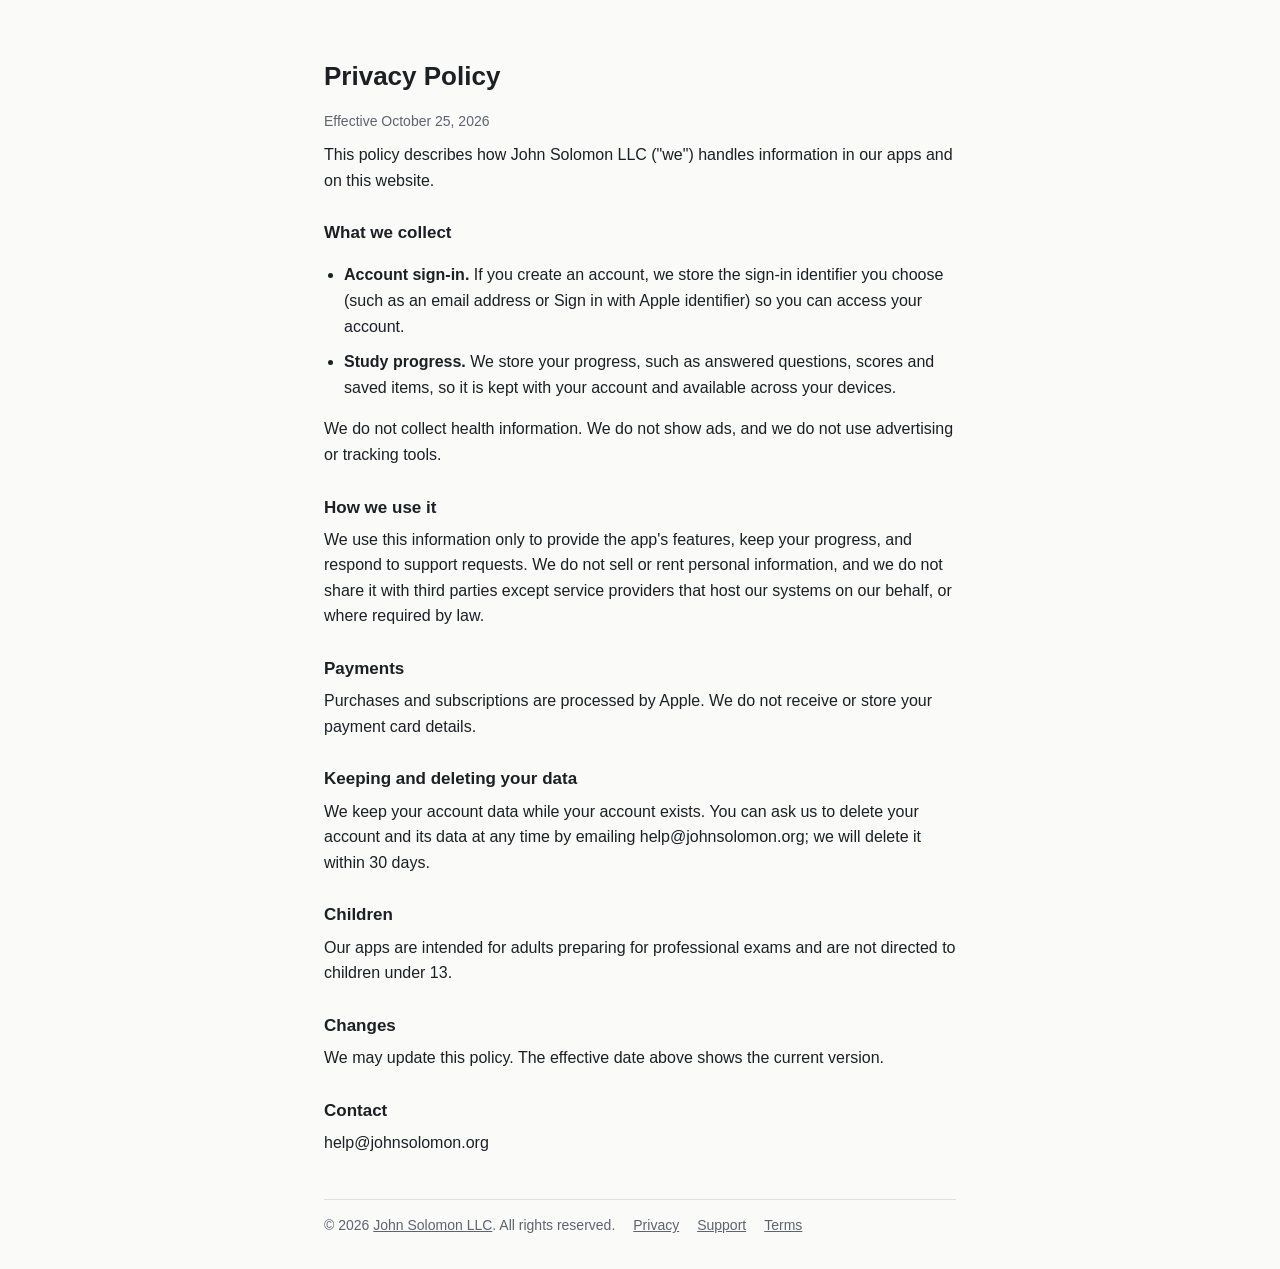
<file: privacy/index.html>
<!doctype html>
<html lang="en">
<head>
<meta charset="utf-8">
<meta name="viewport" content="width=device-width, initial-scale=1">
<title>Privacy Policy · John Solomon LLC</title>
<meta name="description" content="How John Solomon LLC handles information in its apps and on this website.">
<link rel="canonical" href="https://johnsolomon.org/privacy/">
<link rel="icon" href="data:image/svg+xml,%3Csvg xmlns=%22http://www.w3.org/2000/svg%22 viewBox=%220 0 64 64%22%3E%3Crect width=%2264%22 height=%2264%22 rx=%2212%22 fill=%22%231c1f24%22/%3E%3C/svg%3E">
<style>
  :root { --bg:#fafaf8; --ink:#1c1f24; --muted:#5d6470; --rule:#e3e0d9; --accent:#1f4e79; }
  @media (prefers-color-scheme: dark) { :root { --bg:#16181c; --ink:#e9e7e2; --muted:#9aa1ad; --rule:#2c3038; --accent:#8db7e0; } }
  * { box-sizing:border-box; }
  body { margin:0; background:var(--bg); color:var(--ink); font:16px/1.6 -apple-system, BlinkMacSystemFont, "Segoe UI", Helvetica, Arial, sans-serif; }
  .wrap { max-width:680px; margin:0 auto; padding:56px 24px 32px; }
  h1 { font-size:26px; font-weight:600; margin:0 0 12px; }
  h2 { font-size:17px; font-weight:600; margin:26px 0 6px; }
  p, li { margin:0 0 10px; }
  ul { padding-left:20px; }
  a { color:var(--accent); }
  .muted { color:var(--muted); font-size:14px; }
  footer { margin-top:44px; padding-top:14px; border-top:1px solid var(--rule); font-size:14px; color:var(--muted); display:flex; flex-wrap:wrap; gap:6px 18px; }
  footer a { color:var(--muted); }
</style>
</head>
<body>
<div class="wrap">
<main>

<h1>Privacy Policy</h1>
<p class="muted">Effective October 25, 2026</p>
<p>This policy describes how John Solomon LLC ("we") handles information in our apps and on this website.</p>
<h2>What we collect</h2>
<ul>
  <li><b>Account sign-in.</b> If you create an account, we store the sign-in identifier you choose (such as an email address or Sign in with Apple identifier) so you can access your account.</li>
  <li><b>Study progress.</b> We store your progress, such as answered questions, scores and saved items, so it is kept with your account and available across your devices.</li>
</ul>
<p>We do not collect health information. We do not show ads, and we do not use advertising or tracking tools.</p>
<h2>How we use it</h2>
<p>We use this information only to provide the app's features, keep your progress, and respond to support requests. We do not sell or rent personal information, and we do not share it with third parties except service providers that host our systems on our behalf, or where required by law.</p>
<h2>Payments</h2>
<p>Purchases and subscriptions are processed by Apple. We do not receive or store your payment card details.</p>
<h2>Keeping and deleting your data</h2>
<p>We keep your account data while your account exists. You can ask us to delete your account and its data at any time by emailing help@johnsolomon.org; we will delete it within 30 days.</p>
<h2>Children</h2>
<p>Our apps are intended for adults preparing for professional exams and are not directed to children under 13.</p>
<h2>Changes</h2>
<p>We may update this policy. The effective date above shows the current version.</p>
<h2>Contact</h2>
<p>help@johnsolomon.org</p>

</main>
<footer>
  <span>© 2026 <a href="/">John Solomon LLC</a>. All rights reserved.</span>
  <a href="/privacy/">Privacy</a>
  <a href="/support/">Support</a>
  <a href="/terms/">Terms</a>
</footer>
</div>
</body>
</html>
</file>
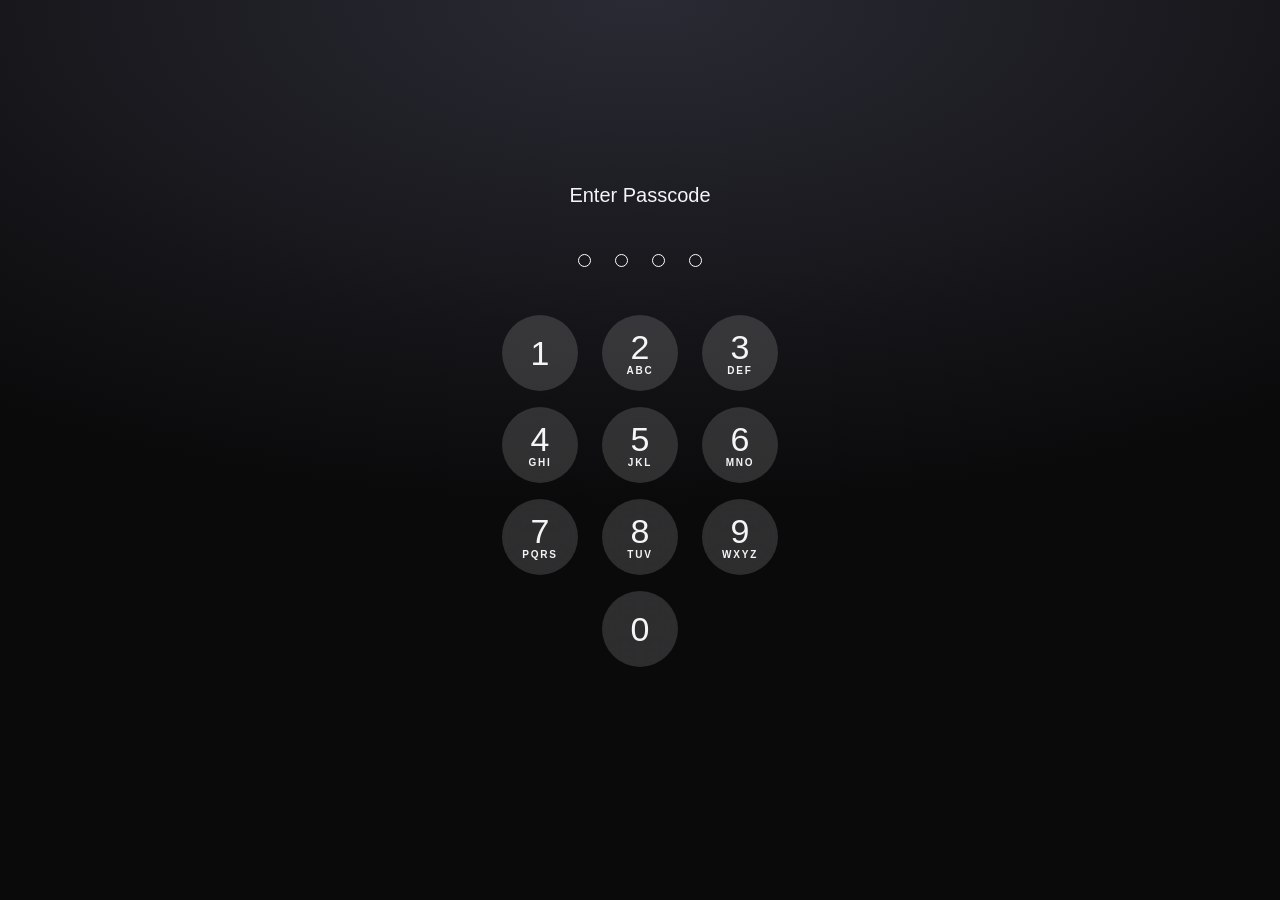
<file: stream/index.html>
<!doctype html>
<html lang="en">
<head>
<meta charset="utf-8">
<meta name="viewport" content="width=device-width, initial-scale=1, viewport-fit=cover">
<meta name="robots" content="noindex, nofollow">
<meta name="referrer" content="no-referrer">
<meta name="apple-mobile-web-app-capable" content="yes">
<meta name="mobile-web-app-capable" content="yes">
<meta name="apple-mobile-web-app-status-bar-style" content="black-translucent">
<meta name="apple-mobile-web-app-title" content="Family TV">
<meta name="theme-color" content="#0a0a0b">
<link rel="apple-touch-icon" href="icon-180.png">
<link rel="icon" href="favicon.png">
<link rel="manifest" href="manifest.json">
<title>Family TV</title>
<style>
  /* ---------- one set of sizes, used everywhere ---------- */
  :root {
    --bg:#0a0a0b; --panel:#141417; --panel-2:#1e1e23; --line:#ffffff12; --fg:#f5f5f7; --muted:#9a9aa3; --accent:#e5383b;
    --fs-xs:12px; --fs-sm:13px; --fs-md:15px; --fs-lg:18px; --fs-xl:24px; --fs-hero:clamp(30px, 4.4vw, 52px);
    --r:10px; --side:232px; --gut:clamp(16px, 3vw, 40px); --tile:clamp(170px, 21vw, 290px);
    --font:-apple-system, BlinkMacSystemFont, "SF Pro Text", "Segoe UI", Roboto, "Helvetica Neue", sans-serif;
    --tabs:0px;
  }
  * { box-sizing:border-box; -webkit-tap-highlight-color:transparent; }
  [hidden] { display:none !important; }
  html { background:var(--bg); -webkit-text-size-adjust:100%; text-size-adjust:100%; }
  html, body { margin:0; color:var(--fg); overscroll-behavior:none; height:100%; overflow:hidden; }
  /* The page itself never scrolls — only #app does. On iPhone Safari a scrolling page makes the browser bar
     grow and shrink, which moved the tab bar and swallowed taps near the bottom of the screen. */
  #app { position:fixed; inset:0; overflow-x:hidden; overflow-y:auto; -webkit-overflow-scrolling:touch; overscroll-behavior:contain; }
  body { font:400 var(--fs-md)/1.45 var(--font); background:var(--bg); -webkit-font-smoothing:antialiased; -webkit-user-select:none; user-select:none; }
  button, input { font:inherit; color:inherit; margin:0; -webkit-appearance:none; appearance:none; }
  button { background:none; border:0; padding:0; cursor:pointer; touch-action:manipulation; }
  svg { display:block; flex:none; }
  /* round buttons stay round on every screen */
  .ib { width:40px; height:40px; flex:0 0 40px; aspect-ratio:1; border-radius:50%; display:grid; place-items:center; color:#fff; }
  .ib svg { width:22px; height:22px; }
  .ib.glass { background:#ffffff1f; -webkit-backdrop-filter:blur(12px); backdrop-filter:blur(12px); }
  @media (hover:hover) { .ib:hover { background:#ffffff2e; } }

  /* ---------- sidebar (iPad, Mac) ---------- */
  .side { position:fixed; z-index:30; inset:0 auto 0 0; width:var(--side); background:var(--panel); border-right:1px solid var(--line);
    padding:calc(env(safe-area-inset-top) + 22px) 12px 24px calc(env(safe-area-inset-left) + 12px); overflow-y:auto; display:none; scrollbar-width:none; }
  .side::-webkit-scrollbar { display:none; }
  .brand { font-weight:800; letter-spacing:.08em; font-size:var(--fs-lg); text-transform:uppercase; padding:0 10px; }
  .brand span { color:var(--accent); }
  .search { display:flex; align-items:center; gap:8px; margin:18px 0 14px; padding:0 12px; height:36px; border-radius:9px; background:var(--panel-2); color:var(--muted); }
  .search svg { width:16px; height:16px; }
  .search input { flex:1; min-width:0; border:0; outline:0; background:none; font-size:var(--fs-md); color:var(--fg); -webkit-user-select:text; user-select:text; }
  .search input::placeholder { color:var(--muted); }
  .nav-h { font-size:var(--fs-xs); font-weight:600; letter-spacing:.08em; text-transform:uppercase; color:var(--muted); padding:18px 10px 6px; }
  .nav-i { display:flex; align-items:center; gap:12px; width:100%; height:38px; padding:0 10px; border-radius:8px; font-size:var(--fs-md); font-weight:500; color:#d8d8de; text-align:left; }
  .nav-i svg { width:19px; height:19px; opacity:.85; }
  .nav-i .n { margin-left:auto; font-size:var(--fs-xs); color:var(--muted); }
  .nav-i.on { background:var(--panel-2); color:#fff; }
  @media (hover:hover) { .nav-i:hover { background:#ffffff0d; } }

  /* ---------- tab bar (iPhone) ---------- */
  .tabs { position:fixed; z-index:30; inset:auto 0 0 0; display:flex; background:#0d0d0fee; -webkit-backdrop-filter:blur(20px) saturate(1.6); backdrop-filter:blur(20px) saturate(1.6);
    border-top:1px solid var(--line); padding:6px env(safe-area-inset-right) calc(env(safe-area-inset-bottom) + 4px) env(safe-area-inset-left); }
  .tabs button { flex:1; display:flex; flex-direction:column; align-items:center; gap:3px; font-size:10px; font-weight:600; color:var(--muted); padding:4px 0; }
  .tabs svg { width:24px; height:24px; }
  .tabs button.on { color:#fff; }
  .topbar { position:fixed; z-index:20; inset:0 0 auto 0; padding:calc(env(safe-area-inset-top) + 12px) var(--gut) 14px; background:linear-gradient(#0a0a0bdd, #0a0a0b00); pointer-events:none;
    border-bottom:1px solid transparent; transition:background-color .2s, border-color .2s; }
  .topbar.solid { background:#0d0d0fe8; -webkit-backdrop-filter:blur(20px) saturate(1.6); backdrop-filter:blur(20px) saturate(1.6); border-bottom-color:var(--line); }

  @media (min-width:768px) and (min-height:501px), (min-width:768px) and (hover:hover) {
    .side { display:block; }
    .tabs, .topbar { display:none; }
    #app { left:var(--side); }
  }
  @media (max-width:767px), (max-height:500px) and (hover:none) {
    :root { --tabs:calc(58px + env(safe-area-inset-bottom)); --tile:clamp(150px, 42vw, 220px); }
    #app { padding-bottom:var(--tabs); }
  }

  /* ---------- home ---------- */
  .hero { position:relative; height:min(66vh, 600px); min-height:340px; overflow:hidden; }
  .hero-img { position:absolute; inset:0; background:#18181c center/cover no-repeat; }
  .hero::after { content:""; position:absolute; inset:0;
    background:linear-gradient(90deg, #0a0a0bf0 0%, #0a0a0b80 42%, #0a0a0b00 72%), linear-gradient(0deg, var(--bg) 0%, #0a0a0b00 40%); }
  .hero-info { position:absolute; z-index:2; left:var(--gut); right:var(--gut); bottom:10%; max-width:560px; }
  .kicker { font-size:var(--fs-xs); font-weight:600; letter-spacing:.1em; text-transform:uppercase; color:#c7c7cf; margin-bottom:10px; }
  .hero h1 { margin:0 0 12px; font-size:var(--fs-hero); line-height:1.04; font-weight:800; letter-spacing:-.02em; }
  .hero p { margin:0 0 20px; color:#d4d4da; font-size:var(--fs-md); max-width:470px;
    display:-webkit-box; -webkit-line-clamp:3; -webkit-box-orient:vertical; overflow:hidden; }
  .btns { display:flex; gap:10px; flex-wrap:wrap; }
  .btn { display:inline-flex; align-items:center; justify-content:center; gap:8px; height:44px; padding:0 22px 0 18px; border-radius:8px;
    font-size:var(--fs-md); font-weight:700; background:#fff; color:#000; white-space:nowrap; }
  .btn svg { width:20px; height:20px; }
  .btn.ghost { background:#ffffff26; color:#fff; padding:0 20px; -webkit-backdrop-filter:blur(12px); backdrop-filter:blur(12px); }
  @media (max-width:767px), (max-height:500px) and (hover:none) {
    .hero { height:min(62vh, 520px); }
    .hero-info { bottom:7%; }
    .hero p { -webkit-line-clamp:2; }
  }

  /* ---------- rows, grids, tiles ---------- */
  .content { position:relative; z-index:3; padding-bottom:40px; }
  .hero + .content { margin-top:8px; }
  .row { margin:0 0 26px; }
  .row h2, .page h1 { margin:0 var(--gut) 10px; font-size:var(--fs-lg); font-weight:700; letter-spacing:-.01em; }
  .page { padding:calc(env(safe-area-inset-top) + 28px) 0 0; }
  .page h1 { font-size:var(--fs-xl); margin-bottom:18px; }
  @media (max-width:767px), (max-height:500px) and (hover:none) { .page { padding-top:calc(env(safe-area-inset-top) + 58px); } }
  .rail { display:flex; gap:10px; overflow-x:auto; scroll-snap-type:x mandatory; scroll-padding:0 var(--gut); padding:4px var(--gut) 8px; scrollbar-width:none; -webkit-overflow-scrolling:touch; }
  .rail::-webkit-scrollbar { display:none; }
  .rail .tile { flex:0 0 var(--tile); scroll-snap-align:start; }
  .grid { display:grid; grid-template-columns:repeat(auto-fill, minmax(min(var(--tile), 240px), 1fr)); gap:14px 10px; padding:0 var(--gut); }
  .tile { position:relative; aspect-ratio:16/9; border-radius:var(--r); overflow:hidden; background:var(--panel-2) center/cover no-repeat; transition:transform .2s ease; }
  .tile::after { content:""; position:absolute; inset:0; background:linear-gradient(0deg, #000d 0%, #0000 58%); }
  .tile .t { position:absolute; z-index:1; left:10px; right:10px; bottom:8px; font-size:var(--fs-sm); font-weight:700; text-align:left; line-height:1.3;
    white-space:nowrap; overflow:hidden; text-overflow:ellipsis; text-shadow:0 1px 4px #0008; }
  .tile .sub { display:block; font-size:var(--fs-xs); font-weight:500; color:#cfcfd6; overflow:hidden; text-overflow:ellipsis; }
  .tile .bar { position:absolute; z-index:1; left:0; right:0; bottom:0; height:3px; background:#ffffff30; }
  .tile .bar i, .ep .bar i { display:block; height:100%; background:var(--accent); }
  @media (hover:hover) { .tile:hover { transform:scale(1.04); z-index:2; } }
  .tile:active { transform:scale(.97); }
  .chips { display:grid; grid-template-columns:repeat(auto-fill, minmax(150px, 1fr)); gap:10px; padding:0 var(--gut); margin-bottom:26px; }
  .chip { height:64px; border-radius:var(--r); background:var(--panel-2); font-size:var(--fs-md); font-weight:700; text-align:left; padding:0 16px; }
  .page .search { margin:0 var(--gut) 22px; height:40px; }
  .res-h { font-size:var(--fs-lg); font-weight:700; margin:22px var(--gut) 10px; }
  .empty { color:var(--muted); padding:0 var(--gut); font-size:var(--fs-md); }

  /* ---------- details sheet ---------- */
  .sheet-bg { position:fixed; inset:0; z-index:40; background:#000b; display:none; overflow-y:auto; -webkit-overflow-scrolling:touch; overscroll-behavior:contain; }
  .sheet-bg.open { display:block; }
  .sheet { position:relative; max-width:860px; margin:5vh auto; background:var(--panel); border-radius:14px; overflow:hidden; }
  .sheet-art { aspect-ratio:16/8; background:#1a1a1e center/cover no-repeat; position:relative; }
  .sheet-art::after { content:""; position:absolute; inset:0; background:linear-gradient(0deg, var(--panel) 0%, #0000 62%); }
  .sheet-head { position:relative; z-index:1; margin-top:-72px; padding:0 24px 6px; }
  .sheet-head h2 { margin:0 0 6px; font-size:var(--fs-xl); font-weight:800; letter-spacing:-.01em; }
  .meta { color:var(--muted); font-size:var(--fs-sm); margin-bottom:10px; }
  .sum { color:#d4d4da; font-size:var(--fs-md); margin:0 0 16px; max-width:640px; }
  .sheet .close { position:absolute; z-index:5; top:12px; right:12px; background:#000a; }
  .seasons { display:flex; gap:8px; flex-wrap:wrap; padding:8px 24px 0; }
  .seasons button { height:32px; padding:0 14px; border-radius:999px; background:#ffffff14; font-size:var(--fs-sm); font-weight:600; }
  .seasons button.on { background:#fff; color:#000; }
  .eps { padding:8px 12px 20px; }
  .ep { display:flex; gap:14px; align-items:center; width:100%; padding:10px 12px; border-radius:10px; text-align:left; }
  @media (hover:hover) { .ep:hover { background:#ffffff0a; } }
  .ep:active { background:#ffffff0f; }
  .ep-n { width:22px; flex:none; color:var(--muted); font-size:var(--fs-md); text-align:center; }
  .ep-img { position:relative; flex:none; width:148px; aspect-ratio:16/9; border-radius:8px; overflow:hidden; background:#222 center/cover no-repeat; }
  .ep .bar { position:absolute; left:0; right:0; bottom:0; height:3px; background:#ffffff33; }
  .ep-t { font-size:var(--fs-md); font-weight:600; min-width:0; }
  @media (max-width:767px), (max-height:500px) and (hover:none) {
    .sheet { margin:0; min-height:100%; border-radius:0; padding-bottom:env(safe-area-inset-bottom); }
    .sheet .close { top:calc(env(safe-area-inset-top) + 10px); }
    .sheet-head { padding:0 16px 6px; } .seasons { padding:8px 16px 0; } .eps { padding:6px 4px 20px; }
    .ep-img { width:124px; }
  }

  /* ---------- player ---------- */
  .player { position:fixed; inset:0; z-index:60; background:#000; display:none; height:100vh; height:100dvh; overflow:hidden; }
  .player.open { display:block; }
  .player video { position:absolute; inset:0; width:100%; height:100%; object-fit:contain; background:#000; }
  .pc { position:absolute; inset:0; display:flex; flex-direction:column; justify-content:space-between; transition:opacity .25s;
    background:linear-gradient(#000a 0%, #0000 22%, #0000 62%, #000c 100%); }
  .player.hide .pc { opacity:0; }
  .player.hide .pc * { pointer-events:none; }   /* the tap lands on the picture and brings the controls back */
  .player.hide { cursor:none; }
  .pc-top { display:flex; align-items:center; gap:12px;
    padding:calc(env(safe-area-inset-top) + 14px) max(var(--gut), env(safe-area-inset-right)) 0 max(var(--gut), env(safe-area-inset-left)); }
  .pc-title { flex:1; min-width:0; font-size:var(--fs-md); font-weight:700; line-height:1.3; }
  .pc-title small { display:block; font-size:var(--fs-sm); font-weight:500; color:#c9c9d0; white-space:nowrap; overflow:hidden; text-overflow:ellipsis; }
  .pc-title .warn { color:#ffb4a8; white-space:normal; }
  .pc-mid { position:absolute; left:50%; top:50%; transform:translate(-50%, -50%); display:flex; align-items:center; gap:clamp(28px, 8vw, 72px); }
  .pc-mid .ib { width:56px; height:56px; flex-basis:56px; }
  .pc-mid .ib svg { width:34px; height:34px; }
  .pc-mid .ib.big { width:76px; height:76px; flex-basis:76px; background:#ffffff1f; -webkit-backdrop-filter:blur(12px); backdrop-filter:blur(12px); }
  .pc-mid .ib.big svg { width:40px; height:40px; }
  .pc-bot { padding:0 max(var(--gut), env(safe-area-inset-right)) calc(env(safe-area-inset-bottom) + 18px) max(var(--gut), env(safe-area-inset-left)); }
  .scrub-row { display:flex; align-items:center; gap:14px; }
  .scrub { position:relative; flex:1; height:36px; display:flex; align-items:center; cursor:pointer; touch-action:none; }
  .track { position:relative; width:100%; height:4px; border-radius:2px; background:#ffffff38; transition:height .15s; }
  .scrub:hover .track, .scrub.drag .track { height:6px; }
  .track i { position:absolute; left:0; top:0; bottom:0; border-radius:inherit; }
  .track .buf { background:#ffffff55; width:0; }
  .track .fill { background:var(--accent); width:0; }
  .knob { position:absolute; top:50%; left:0; width:16px; height:16px; aspect-ratio:1; margin:-8px 0 0 -8px; border-radius:50%; background:var(--accent);
    box-shadow:0 0 0 0 #e5383b55; transition:transform .15s, box-shadow .15s; }
  .scrub.drag .knob { transform:scale(1.35); box-shadow:0 0 0 8px #e5383b33; }
  .bubble { position:absolute; bottom:32px; left:0; transform:translateX(-50%); padding:4px 8px; border-radius:6px; background:#000c;
    font-size:var(--fs-sm); font-weight:600; font-variant-numeric:tabular-nums; opacity:0; transition:opacity .15s; pointer-events:none; }
  .scrub.drag .bubble, .scrub.peek .bubble { opacity:1; }
  .time { font-size:var(--fs-sm); font-variant-numeric:tabular-nums; color:#e6e6ea; min-width:44px; text-align:right; }
  .pc-row { display:flex; align-items:center; gap:6px; margin-top:4px; }
  .pc-row .grow { flex:1; }
  .pc-btn { display:inline-flex; align-items:center; gap:8px; height:40px; padding:0 12px; border-radius:8px; font-size:var(--fs-sm); font-weight:600; color:#fff; }
  .pc-btn svg { width:20px; height:20px; }
  .pc-btn.on { background:#fff; color:#000; }
  @media (hover:hover) { .pc-btn:hover { background:#ffffff1f; } }
  .flash { position:absolute; top:50%; transform:translateY(-50%); width:96px; height:96px; aspect-ratio:1; border-radius:50%; background:#ffffff26;
    display:grid; place-items:center; font-size:var(--fs-md); font-weight:700; opacity:0; transition:opacity .3s; pointer-events:none; }
  .flash.l { left:12%; } .flash.r { right:12%; }
  .flash.show { opacity:1; transition:none; }
  .spin { position:absolute; left:50%; top:50%; width:44px; height:44px; margin:-22px 0 0 -22px; border-radius:50%; border:3px solid #ffffff2a;
    border-top-color:#fff; animation:spin .9s linear infinite; display:none; pointer-events:none; }
  .player.wait .spin { display:block; }
  .player.wait .pc-mid .big { opacity:0; }
  @keyframes spin { to { transform:rotate(360deg); } }
  .menu { position:absolute; z-index:5; top:calc(env(safe-area-inset-top) + 62px); right:max(var(--gut), env(safe-area-inset-right)); min-width:210px;
    background:#1c1c21f2; -webkit-backdrop-filter:blur(20px); backdrop-filter:blur(20px); border-radius:12px; padding:6px; display:none; }
  .menu.open { display:block; }
  .menu small { display:block; color:var(--muted); font-size:var(--fs-xs); padding:6px 12px 4px; }
  .menu button { display:block; width:100%; text-align:left; height:40px; padding:0 12px; border-radius:8px; font-size:var(--fs-md); }
  .menu button.on { color:var(--accent); font-weight:700; }
  @media (hover:hover) { .menu button:hover { background:#ffffff12; } }
  .nextup { position:absolute; right:max(var(--gut), env(safe-area-inset-right)); bottom:calc(env(safe-area-inset-bottom) + 118px); display:none; align-items:center; gap:12px;
    background:#16161af2; -webkit-backdrop-filter:blur(20px); backdrop-filter:blur(20px); border-radius:12px; padding:12px 12px 12px 16px; max-width:min(420px, calc(100vw - 32px)); }
  .nextup.show { display:flex; }
  .nextup .lbl { flex:1; min-width:0; }
  .nextup .lbl small { display:block; color:var(--muted); font-size:var(--fs-xs); }
  .nextup .lbl b { display:block; font-size:var(--fs-md); white-space:nowrap; overflow:hidden; text-overflow:ellipsis; }
  .nextup .btn { height:38px; padding:0 14px; font-size:var(--fs-sm); }
  .nextup .x { font-size:var(--fs-sm); color:var(--muted); padding:8px; }
  @media (max-width:767px), (max-height:500px) and (hover:none) {
    .pc-mid .ib { width:48px; height:48px; flex-basis:48px; } .pc-mid .ib svg { width:30px; height:30px; }
    .pc-mid .ib.big { width:68px; height:68px; flex-basis:68px; }
    .pc-btn .lbl { display:none; }
  }

  /* ---------- TV remote / keyboard: a clear highlight on whatever is selected ---------- */
  .kbd :focus { outline:none; }
  .kbd button:focus, .kbd input:focus, .kbd .scrub:focus { box-shadow:0 0 0 3px #fff; }
  .kbd .tile:focus { transform:scale(1.06); z-index:2; box-shadow:0 0 0 3px #fff, 0 12px 30px #000a; }
  .kbd .nav-i:focus { background:#ffffff26; box-shadow:none; color:#fff; }
  .kbd .scrub:focus { box-shadow:none; } .kbd .scrub:focus .knob { transform:scale(1.35); box-shadow:0 0 0 6px #ffffff55; }
  .kbd .ep:focus { background:#ffffff1a; box-shadow:0 0 0 3px #fff; }
  .kbd .chip:focus, .kbd .pad button:focus { background:#ffffff4d; }
  /* across-the-room sizes, with margins TVs won't cut off */
  .tv { --fs-xs:14px; --fs-sm:15px; --fs-md:18px; --fs-lg:22px; --fs-xl:30px; --fs-hero:clamp(40px, 5vw, 64px); --gut:max(4vw, 32px); --tile:clamp(220px, 20vw, 320px); --side:260px; cursor:none; }
  .tv .side { padding-top:36px; padding-left:24px; }
  .tv .nav-i { height:44px; }
  .tv .pc-top { padding-top:4vh; } .tv .pc-bot { padding-bottom:5vh; }
  .tv #pPip, .tv #pFull { display:none !important; }

  /* ---------- messages ---------- */
  .msg { min-height:70vh; display:grid; place-items:center; text-align:center; padding:0 8vw; color:var(--muted); }
  .msg b { display:block; color:var(--fg); font-size:var(--fs-lg); margin-bottom:6px; }
  .msg .spin { position:static; display:block; margin:0 auto 14px; }

  /* ---------- passcode, modeled on the iPhone lock screen ---------- */
  .lock { position:fixed; inset:0; z-index:80; display:none; place-items:center;
    padding:env(safe-area-inset-top) 16px env(safe-area-inset-bottom); background:radial-gradient(120% 80% at 50% 0%, #2a2a34 0%, #0a0a0b 70%); }
  .lock.open { display:grid; }
  .lock-box { display:flex; flex-direction:column; align-items:center; }
  .lock-title { font-size:20px; font-weight:400; margin:0 0 8px; }
  .lock-sub { font-size:var(--fs-sm); color:#c9c9d1; margin:0 0 18px; min-height:18px; text-align:center; }
  .dots { display:flex; gap:24px; margin-bottom:48px; }
  .dots i { width:13px; height:13px; flex:none; aspect-ratio:1; border-radius:50%; border:1.5px solid #fff; transition:background .08s; }
  .dots i.on { background:#fff; }
  .dots.bad { animation:shake .5s cubic-bezier(.36,.07,.19,.97); }
  @keyframes shake { 10%,90% { transform:translateX(-3px) } 20%,80% { transform:translateX(6px) } 30%,50%,70% { transform:translateX(-12px) } 40%,60% { transform:translateX(12px) } }
  .pad { display:grid; grid-template-columns:repeat(3, 76px); gap:16px 24px; }
  .pad.off { opacity:.3; pointer-events:none; }
  .pad button { width:76px; height:76px; aspect-ratio:1; border-radius:50%; background:#ffffff26; -webkit-backdrop-filter:blur(20px); backdrop-filter:blur(20px);
    display:flex; flex-direction:column; align-items:center; justify-content:center; transition:background .35s ease-out; }
  .pad button.down { background:#ffffff73; transition:none; }
  .pad b { font-size:34px; font-weight:300; line-height:1; }
  .pad small { font-size:10px; font-weight:600; letter-spacing:.18em; margin-top:2px; height:10px; line-height:10px; }
  .pad small:empty { display:none; }
  .lock-del { margin-top:28px; align-self:flex-end; margin-right:10px; font-size:17px; visibility:hidden; }
  .lock-del.show { visibility:visible; }
</style>
</head>
<body>
<aside class="side" id="side"></aside>
<div class="topbar"><div class="brand">Family<span>TV</span></div></div>
<div id="app"><div class="msg"><div><div class="spin"></div>Loading…</div></div></div>
<nav class="tabs" id="tabs"></nav>

<div class="lock" id="lock"><div class="lock-box">
  <p class="lock-title" id="lockTitle">Enter Passcode</p>
  <p class="lock-sub" id="lockSub"></p>
  <div class="dots" id="dots"><i></i><i></i><i></i><i></i></div>
  <div class="pad" id="pad"><button data-d="1"><b>1</b><small></small></button><button data-d="2"><b>2</b><small>ABC</small></button><button data-d="3"><b>3</b><small>DEF</small></button><button data-d="4"><b>4</b><small>GHI</small></button><button data-d="5"><b>5</b><small>JKL</small></button><button data-d="6"><b>6</b><small>MNO</small></button><button data-d="7"><b>7</b><small>PQRS</small></button><button data-d="8"><b>8</b><small>TUV</small></button><button data-d="9"><b>9</b><small>WXYZ</small></button><span></span><button data-d="0"><b>0</b><small></small></button><span></span></div>
  <button class="lock-del" id="lockDel">Delete</button>
</div></div>

<div class="sheet-bg" id="sheetBg"><div class="sheet" id="sheet"></div></div>

<div class="player" id="player">
  <video id="video" playsinline webkit-playsinline preload="auto" x-webkit-airplay="allow"></video>
  <div class="spin"></div>
  <div class="flash l" id="flashL">−10s</div><div class="flash r" id="flashR">+10s</div>
  <div class="pc" id="pc">
    <div class="pc-top">
      <button class="ib glass" id="pBack" aria-label="Back"><svg viewBox="0 0 24 24" fill="none" stroke="currentColor" stroke-width="2.4" stroke-linecap="round" stroke-linejoin="round"><path d="M15 5l-7 7 7 7"/></svg></button>
      <div class="pc-title" id="pTitle"></div>
      <button class="ib" id="pCast" aria-label="AirPlay" hidden><svg viewBox="0 0 24 24" fill="none" stroke="currentColor" stroke-width="2" stroke-linecap="round" stroke-linejoin="round"><path d="M5 17H4a2 2 0 0 1-2-2V5a2 2 0 0 1 2-2h16a2 2 0 0 1 2 2v10a2 2 0 0 1-2 2h-1"/><path d="M12 15l5 6H7z"/></svg></button>
      <button class="ib" id="pSleep" aria-label="Sleep timer"><svg viewBox="0 0 24 24" fill="none" stroke="currentColor" stroke-width="2" stroke-linecap="round" stroke-linejoin="round"><path d="M20 14.5A8 8 0 1 1 9.5 4a6.5 6.5 0 0 0 10.5 10.5z"/></svg></button>
    </div>
    <div class="pc-mid">
      <button class="ib" id="pRew" aria-label="Back 10 seconds"><svg viewBox="0 0 24 24" fill="none" stroke="currentColor" stroke-width="1.8" stroke-linecap="round" stroke-linejoin="round"><path d="M3 12a9 9 0 1 0 3-6.7L3 8"/><path d="M3 3v5h5"/><text x="12" y="15.5" fill="currentColor" stroke="none" font-size="7.5" font-weight="700" text-anchor="middle" font-family="-apple-system,sans-serif">10</text></svg></button>
      <button class="ib big" id="pPlay" aria-label="Play"></button>
      <button class="ib" id="pFwd" aria-label="Forward 10 seconds"><svg viewBox="0 0 24 24" fill="none" stroke="currentColor" stroke-width="1.8" stroke-linecap="round" stroke-linejoin="round"><path d="M21 12a9 9 0 1 1-3-6.7L21 8"/><path d="M21 3v5h-5"/><text x="12" y="15.5" fill="currentColor" stroke="none" font-size="7.5" font-weight="700" text-anchor="middle" font-family="-apple-system,sans-serif">10</text></svg></button>
    </div>
    <div class="pc-bot">
      <div class="scrub-row">
        <div class="scrub" id="scrub" role="slider" aria-label="Seek" tabindex="0">
          <div class="track"><i class="buf" id="buf"></i><i class="fill" id="fill"></i><b class="knob" id="knob"></b></div>
          <span class="bubble" id="bubble">0:00</span>
        </div>
        <span class="time" id="tLeft">0:00</span>
      </div>
      <div class="pc-row">
        <span class="grow"></span>
        <button class="pc-btn" id="pNext" hidden><svg viewBox="0 0 24 24" fill="currentColor"><path d="M5 5v14l10-7zM17 5h2.5v14H17z"/></svg><span class="lbl">Next episode</span></button>
        <button class="ib" id="pPip" aria-label="Picture in picture" hidden><svg viewBox="0 0 24 24" fill="none" stroke="currentColor" stroke-width="2" stroke-linejoin="round"><rect x="2" y="4" width="20" height="16" rx="2"/><rect x="12" y="11" width="8" height="6" rx="1" fill="currentColor"/></svg></button>
        <button class="ib" id="pFull" aria-label="Full screen" hidden><svg viewBox="0 0 24 24" fill="none" stroke="currentColor" stroke-width="2" stroke-linecap="round" stroke-linejoin="round"><path d="M4 9V4h5M20 9V4h-5M4 15v5h5M20 15v5h-5"/></svg></button>
      </div>
    </div>
  </div>
  <div class="menu" id="sleepMenu">
    <small>Stop playing</small>
    <button data-sleep="ep">After this episode</button>
    <button data-sleep="15">In 15 minutes</button>
    <button data-sleep="30">In 30 minutes</button>
    <button data-sleep="60">In 1 hour</button>
    <button data-sleep="0">Off</button>
  </div>
  <div class="nextup" id="nextUp">
    <div class="lbl"><small>Up next in <span id="nuSec">5</span></small><b id="nuTitle"></b></div>
    <button class="btn" id="nuPlay">Play now</button>
    <button class="x" id="nuCancel">Cancel</button>
  </div>
</div>

<script>
/* The passcode is checked on the server, which limits wrong guesses. Nothing secret is in this page. */
const GATE = "https://noytzrdrvaztjeytdwma.supabase.co/functions/v1/family-tv";
const I = {   // icons
  play: '<svg viewBox="0 0 24 24" fill="currentColor"><path d="M7 4.5v15l13-7.5z"/></svg>',
  pause: '<svg viewBox="0 0 24 24" fill="currentColor"><path d="M6.5 4h4v16h-4zM13.5 4h4v16h-4z"/></svg>',
  shuffle: '<svg viewBox="0 0 24 24" fill="none" stroke="currentColor" stroke-width="2.2" stroke-linecap="round" stroke-linejoin="round"><path d="M16 3h5v5M4 20 21 3M21 16v5h-5M15 15l6 6M4 4l5 5"/></svg>',
  home: '<svg viewBox="0 0 24 24" fill="none" stroke="currentColor" stroke-width="2" stroke-linejoin="round"><path d="M3 10.5 12 3l9 7.5V20a1 1 0 0 1-1 1h-5v-6H9v6H4a1 1 0 0 1-1-1z"/></svg>',
  tv: '<svg viewBox="0 0 24 24" fill="none" stroke="currentColor" stroke-width="2" stroke-linecap="round" stroke-linejoin="round"><rect x="2" y="6" width="20" height="14" rx="2"/><path d="M8 2l4 4 4-4"/></svg>',
  film: '<svg viewBox="0 0 24 24" fill="none" stroke="currentColor" stroke-width="2" stroke-linejoin="round"><rect x="3" y="3" width="18" height="18" rx="2"/><path d="M7 3v18M17 3v18M3 8h4M3 16h4M17 8h4M17 16h4M3 12h18"/></svg>',
  folder: '<svg viewBox="0 0 24 24" fill="none" stroke="currentColor" stroke-width="2" stroke-linejoin="round"><path d="M3 6a2 2 0 0 1 2-2h4l2 2h8a2 2 0 0 1 2 2v10a2 2 0 0 1-2 2H5a2 2 0 0 1-2-2z"/></svg>',
  tag: '<svg viewBox="0 0 24 24" fill="none" stroke="currentColor" stroke-width="2" stroke-linejoin="round"><path d="M3 12V4a1 1 0 0 1 1-1h8l9 9-9 9z"/><circle cx="7.5" cy="7.5" r="1.5" fill="currentColor"/></svg>',
  spark: '<svg viewBox="0 0 24 24" fill="none" stroke="currentColor" stroke-width="2" stroke-linejoin="round"><path d="M12 3l2 6 6 2-6 2-2 6-2-6-6-2 6-2z"/></svg>',
  search: '<svg viewBox="0 0 24 24" fill="none" stroke="currentColor" stroke-width="2.2" stroke-linecap="round"><circle cx="11" cy="11" r="7"/><path d="M20 20l-3.5-3.5"/></svg>',
  grid: '<svg viewBox="0 0 24 24" fill="none" stroke="currentColor" stroke-width="2" stroke-linejoin="round"><rect x="3" y="3" width="7" height="7" rx="1.5"/><rect x="14" y="3" width="7" height="7" rx="1.5"/><rect x="3" y="14" width="7" height="7" rx="1.5"/><rect x="14" y="14" width="7" height="7" rx="1.5"/></svg>',
  close: '<svg viewBox="0 0 24 24" fill="none" stroke="currentColor" stroke-width="2.4" stroke-linecap="round"><path d="M6 6l12 12M18 6 6 18"/></svg>',
};
const VIDEO_EXT = /\.(mp4|m4v|mov|webm)$/i;          // formats browsers can play
const POSTER_NAME = /^(poster|cover|folder)\.(jpe?g|png|webp)$/i;
const SHOW_DIR = /^(shows?|tv|tv shows|series)$/i;
const MOVIE_DIR = /^(movies?|films?)$/i;
const SEASON_DIR = /^(season|series|s)\s*\d+$/i;
const $ = s => document.querySelector(s);
const esc = s => String(s).replace(/[&<>"']/g, c => ({'&':'&amp;','<':'&lt;','>':'&gt;','"':'&quot;',"'":'&#39;'}[c]));
const natural = (a, b) => String(a).localeCompare(String(b), undefined, { numeric:true, sensitivity:'base' });

/* ---------- small per-device storage ---------- */
const ls = {
  get(k, d) { try { return JSON.parse(localStorage.getItem(k)) ?? d; } catch { return d; } },
  set(k, v) { try { localStorage.setItem(k, JSON.stringify(v)); } catch {} },
};
let progress = ls.get('ftv.progress', {});
const pct = id => { const p = progress[id]; return p && p.d ? Math.min(1, p.t / p.d) : 0; };

/* ---------- pCloud ---------- */
let linkCode = null, linkPass = '', API = 'https://api.pcloud.com';
function useLink(link, pass) {
  linkPass = pass || '';
  if (/\/\/e[\w.-]*pcloud\.(link|com)/i.test(link)) API = 'https://eapi.pcloud.com';
  linkCode = (link.match(/[?&]code=([^&#]+)/) || [, link.trim()])[1];
}
async function gate(body) {
  const r = await fetch(GATE, { method: 'POST', body: JSON.stringify(body), cache: 'no-store' });
  return { status: r.status, ...(await r.json().catch(() => ({}))) };
}
async function call(method, params = {}) {
  const q = new URLSearchParams({ code: linkCode, ...(linkPass && { linkpassword: linkPass }), ...params });
  const r = await fetch(`${API}/${method}?${q}`, { referrerPolicy: 'no-referrer', cache: 'no-store' });
  return r.json();
}
async function loadTree() {
  let j = await call('showpublink');
  if (j.result !== 0) {                      // link may live in the other pCloud region
    API = API.includes('eapi') ? 'https://api.pcloud.com' : 'https://eapi.pcloud.com';
    const j2 = await call('showpublink'); if (j2.result === 0) j = j2;
  }
  if (j.result !== 0) throw j;
  return j.metadata;
}
async function thumbs(ids, size) {
  const out = {};
  for (let i = 0; i < ids.length; i += 80) {
    try {
      const j = await call('getpubthumbslinks', { fileids: ids.slice(i, i + 80).join(','), size, crop: 1 });
      (j.thumbs || []).forEach(t => { if (t.result === 0) out[t.fileid] = `https://${t.hosts[0]}${t.path}`; });
    } catch {}
  }
  return out;
}
let ahead = null;                               // next episode's link, fetched before the current one ends
async function videoURL(fileid) {
  if (ahead && ahead.id === fileid && Date.now() - ahead.at < 5 * 60e3) { const u = ahead.url; ahead = null; return u; }
  const j = await call('getpublinkdownload', { fileid });
  if (j.result !== 0) throw j;
  return `https://${j.hosts[0]}${j.path}`;
}

/* ---------- auto-organize ----------
   Episodes are recognized by S01E02 (or 1x02) in the file name, wherever they sit.
   The show name comes from the file name, or from its folder if the name is just "S01E02".
   Everything else is a movie. Top-level folders other than Movies/Shows get their own row.  */
const JUNK = /\b(2160p|1080p|720p|480p|4k|uhd|hdr|x26[45]|h\.?26[45]|hevc|web[-. ]?(dl|rip)?|blu[-. ]?ray|brrip|bdrip|dvdrip|hdtv|aac|ac3|ddp?5\.1|5\.1|10bit|proper|repack|remux|yts|rarbg)\b.*$/i;
const tidy = (s, scene) => s.replace(/[._]+/g, ' ').replace(scene ? JUNK : /$^/, '').replace(/[\[(]\s*[\])]/g, '').replace(/\s+[-–]\s*$/, '').replace(/\s{2,}/g, ' ').trim();
const base = n => n.replace(/\.[^.]+$/, '');
const isVideo = f => !f.isfolder && VIDEO_EXT.test(f.name);
const isImage = f => !f.isfolder && /\.(jpe?g|png|webp)$/i.test(f.name);
const created = f => Date.parse(f.created || f.modified) || 0;

const isScene = name => /[._]/.test(base(name));      // e.g. Show.Name.S01E02.1080p.x264
function parseEpisode(name) {
  const sc = isScene(name), b = base(name).replace(/[._]+/g, ' ');
  const m = b.match(/^(.*?)\s*[-–]?\s*\b(?:s(\d{1,2})\s*e(\d{1,3})|(\d{1,2})x(\d{2,3}))\b\s*[-–:]?\s*(.*)$/i);
  if (!m) return null;
  return { show: tidy(m[1], sc).replace(/\s*\(?(19|20)\d{2}\)?$/, ''), season: +(m[2] || m[4]), ep: +(m[3] || m[5]), title: tidy(m[6], sc) };
}
function parseMovie(name) {
  const sc = isScene(name), b = base(name).replace(/[._]+/g, ' ');
  const y = b.match(/^(.*?)[\s(\[]*((?:19|20)\d{2})[\s)\]]*(.*)$/);
  return y && y[1].trim() ? { title: tidy(y[1], sc), year: y[2] } : { title: tidy(b, sc) };
}

function walk(folder, path, out) {
  const kids = folder.contents || [];
  for (const f of kids) {
    if (f.isfolder) walk(f, [...path, f], out);
    else if (isVideo(f)) out.push({ f, path, siblings: kids });
  }
  return out;
}
const posterIn = folder => (folder && (folder.contents || []).find(s => isImage(s) && POSTER_NAME.test(s.name)) || {}).fileid || null;
function posterFor(f, siblings, folder) {                 // "Moana.jpg" next to "Moana.mp4", else poster.jpg in its folder
  const b = base(f.name).toLowerCase();
  const same = siblings.find(s => isImage(s) && base(s.name).toLowerCase() === b);
  return same ? same.fileid : posterIn(folder);
}

function buildCatalog(root) {
  const vids = walk(root, [], []);
  const shows = new Map(), movieRows = new Map();
  const rowFor = path => {
    const top = path[0];
    return !top || MOVIE_DIR.test(top.name) || SHOW_DIR.test(top.name) ? 'Movies' : top.name;
  };
  for (const v of vids) {
    const ep = parseEpisode(v.f.name);
    const parent = v.path[v.path.length - 1];
    // a folder of episodes inside Shows/ counts as a show even without S01E02 names
    const inShowDir = v.path[0] && SHOW_DIR.test(v.path[0].name) && v.path.length >= 2;
    if (ep || inShowDir) {
      const showFolder = inShowDir ? v.path[1] : (parent && SEASON_DIR.test(parent.name) ? v.path[v.path.length - 2] : parent);
      const name = (ep && ep.show) || (showFolder && showFolder.name) || 'Videos';
      const key = 's:' + name.toLowerCase();
      if (!shows.has(key)) shows.set(key, { kind: 'show', key, title: name, episodes: [], art: null, added: 0 });
      const s = shows.get(key);
      const seasonFromDir = parent && SEASON_DIR.test(parent.name) ? +(parent.name.match(/\d+/)[0]) : null;
      s.episodes.push({
        id: v.f.fileid, season: ep ? ep.season : seasonFromDir || 1, n: ep ? ep.ep : (+(base(v.f.name).match(/^(?:episode|ep|e)\s*(\d+)/i) || [])[1] || null),
        title: ep ? (ep.title || `Episode ${ep.ep}`) : tidy(base(v.f.name), isScene(v.f.name)), sortName: v.f.name,
        art: posterFor(v.f, v.siblings, null) || v.f.fileid,          // the still the drop folder saved beside the video
      });
      s.added = Math.max(s.added, created(v.f));
      if (!s.art) s.art = posterIn(showFolder);
    } else {
      const row = rowFor(v.path);
      const m = row === 'Movies' ? parseMovie(v.f.name) : { title: tidy(base(v.f.name), false) };   // keep names (and dates) as-is in family videos
      const own = parent && v.path.length >= 2 && !MOVIE_DIR.test(parent.name) ? parent : null; // Movies/Moana/Moana.mp4
      if (!movieRows.has(row)) movieRows.set(row, []);
      movieRows.get(row).push({
        kind: 'movie', key: 'f' + v.f.fileid, title: own && row === 'Movies' ? tidy(own.name, false) : m.title, year: m.year,
        art: posterFor(v.f, v.siblings, own) || v.f.fileid, added: created(v.f),
        episodes: [{ id: v.f.fileid, title: m.title, n: null, idx: 0 }],
      });
    }
  }
  const showList = [...shows.values()].map(s => {
    s.episodes.sort((a, b) => a.season - b.season || (a.n ?? 1e9) - (b.n ?? 1e9) || natural(a.sortName, b.sortName));
    s.episodes.forEach((e, i) => e.idx = i);
    const multi = new Set(s.episodes.map(e => e.season)).size > 1;
    s.episodes.forEach(e => e.seasonLabel = multi ? `Season ${e.season}` : '');
    s.art = s.art || s.episodes[0].art;
    return s;
  }).sort((a, b) => natural(a.title, b.title));

  const rows = [];
  const all = [...showList, ...[...movieRows.values()].flat()];
  if (all.length > 11) rows.push({ name: 'Recently Added', items: all.slice().sort((a, b) => b.added - a.added).slice(0, 12), virtual: true });
  if (showList.length) rows.push({ name: 'Shows', items: showList });
  if (movieRows.has('Movies')) rows.push({ name: 'Movies', items: movieRows.get('Movies').sort((a, b) => natural(a.title, b.title)) });
  [...movieRows.keys()].filter(k => k !== 'Movies').sort(natural)
    .forEach(k => rows.push({ name: k, items: movieRows.get(k).sort((a, b) => natural(a.title, b.title)) }));
  return { rows, all, newest: all.slice().sort((a, b) => b.added - a.added)[0] };
}


/* ---------- screens: home, a category, a genre, a mood, search ---------- */
let LIB = { rows: [], all: [] }, ART = {}, HERO_ART = {};
let view = { k: 'home' };
const bg = id => ART[id] ? `background-image:url('${ART[id]}')` : '';
const itemByKey = k => LIB.all.find(i => i.key === k);
const mobile = () => matchMedia('(max-width:767px), (max-height:500px) and (hover:none)').matches;

function continueRow() {
  const seen = new Set(), items = [];
  Object.entries(progress)
    .filter(([, p]) => p.d && p.t / p.d > 0.03 && p.t / p.d < 0.95)
    .sort((a, b) => b[1].ts - a[1].ts)
    .forEach(([id, p]) => {
      const it = itemByKey(p.key); if (!it || seen.has(it.key)) return;
      const ep = it.episodes.find(e => String(e.id) === String(id)); if (!ep) return;
      seen.add(it.key); items.push({ it, ep });
    });
  return items.slice(0, 12);
}
function tileHTML(it, ep) {
  const sub = ep && it.kind === 'show' ? `${ep.n ? 'E' + ep.n + ' · ' : ''}${ep.title}`
    : it.kind === 'show' ? `${it.episodes.length} episodes` : (metaOf(it).genres || [])[0] || '';
  const p = ep ? pct(ep.id) : it.kind === 'movie' ? pct(it.episodes[0].id) : 0;   // movies show how far you got too
  return `<button class="tile" data-key="${esc(it.key)}" ${ep ? `data-ep="${esc(ep.id)}"` : ''} style="${bg(ep && it.kind === 'show' ? ep.art : it.art)}">
    <span class="t">${esc(it.title)}${sub ? `<span class="sub">${esc(sub)}</span>` : ''}</span>${p ? `<span class="bar"><i style="width:${p * 100}%"></i></span>` : ''}</button>`;
}
const rowHTML = (name, items, ep) => items.length ? `<section class="row"><h2>${esc(name)}</h2><div class="rail">${items.map(x => ep ? tileHTML(x.it, x.ep) : tileHTML(x)).join('')}</div></section>` : '';
const gridHTML = items => items.length ? `<div class="grid">${items.map(it => tileHTML(it)).join('')}</div>` : `<p class="empty">Nothing here yet.</p>`;

// genres and moods found in this library, for the sidebar and the Browse tab
function genreList() {
  const c = {};
  LIB.all.forEach(it => (metaOf(it).genres || []).forEach(g => (c[g] = (c[g] || 0) + 1)));
  return Object.entries(c).sort((a, b) => b[1] - a[1] || natural(a[0], b[0]));
}
const moodItems = k => LIB.all.filter(it => ((metaOf(it).moods || {})[k] || 0) > 0.5).sort((a, b) => metaOf(b).moods[k] - metaOf(a).moods[k]);
const moodList = () => Object.keys(MOOD_NAMES).map(k => [k, moodItems(k).length]).filter(([, n]) => n);
const folderRows = () => LIB.rows.filter(r => !r.virtual);
// Search results: titles and genres first, then individual episodes whose name matches (tap plays that episode)
function searchHTML(q) {
  const t = q.trim().toLowerCase();
  const titles = LIB.all.filter(it => it.title.toLowerCase().includes(t) || (metaOf(it).genres || []).some(g => g.toLowerCase().includes(t)));
  const eps = LIB.all.filter(it => it.kind === 'show').flatMap(it => it.episodes.filter(e => e.title.toLowerCase().includes(t)).map(e => tileHTML(it, e))).slice(0, 24);
  if (!titles.length && !eps.length) return `<p class="empty">No matches for “${esc(q.trim())}”</p>`;
  return (titles.length ? `<div class="grid">${titles.map(it => tileHTML(it)).join('')}</div>` : '')
    + (eps.length ? `<h2 class="res-h">Episodes</h2><div class="grid">${eps.join('')}</div>` : '');
}

// the phone's top bar turns solid once the page scrolls under it
$('#app').addEventListener('scroll', () => $('.topbar').classList.toggle('solid', $('#app').scrollTop > 40), { passive: true });
let appHTML = null;
function setApp(html) {
  const app = $('#app'), typing = document.activeElement?.matches?.('input') && app.contains(document.activeElement);
  if (html === appHTML || typing) return false;
  const rails = {};
  app.querySelectorAll('.row').forEach(r => { const h = r.querySelector('h2'), x = r.querySelector('.rail'); if (h && x) rails[h.textContent] = x.scrollLeft; });
  app.innerHTML = html; appHTML = html;
  app.querySelectorAll('.row').forEach(r => { const h = r.querySelector('h2'), x = r.querySelector('.rail'); if (h && x && rails[h.textContent]) x.scrollLeft = rails[h.textContent]; });
  return true;
}
const shownHTML = new WeakMap();
const setHTML = (el, html) => { if (shownHTML.get(el) !== html) { el.innerHTML = html; shownHTML.set(el, html); } };
function go(k, arg) {
  view = { k, arg };
  if (k !== 'search' && document.activeElement?.matches?.('input')) document.activeElement.blur();   // iPhone keeps the search box focused otherwise
  if (k !== 'search') { const s = $('#side .search input'); if (s) s.value = ''; }
  render(); $('#app').scrollTop = 0;
}
const same = (k, arg) => view.k === k && (arg === undefined || view.arg === arg);
function renderNav() {
  const item = (k, arg, icon, label, n) => `<button class="nav-i ${same(k, arg) ? 'on' : ''}" data-go="${k}" ${arg != null ? `data-arg="${esc(arg)}"` : ''}>${icon}<span>${esc(label)}</span>${n ? `<span class="n">${n}</span>` : ''}</button>`;
  const genres = genreList(), moods = moodList();
  const side = $('#side');
  const q = side.querySelector('.search input')?.value || '';
  if (!side.contains(document.activeElement) || !document.activeElement.matches('input')) setHTML(side, `<div class="brand">Family<span>TV</span></div>
    <label class="search">${I.search}<input type="search" placeholder="Search" value="${esc(q)}" enterkeyhint="search" autocomplete="off"></label>
    ${item('home', null, I.home, 'Home')}
    ${folderRows().map(r => item('row', r.name, r.name === 'Shows' ? I.tv : r.name === 'Movies' ? I.film : I.folder, r.name, r.items.length)).join('')}
    ${genres.length ? `<div class="nav-h">Genres</div>${genres.map(([g, n]) => item('genre', g, I.tag, g, n)).join('')}` : ''}
    ${moods.length ? `<div class="nav-h">Moods</div>${moods.map(([m, n]) => item('mood', m, I.spark, MOOD_NAMES[m], n)).join('')}` : ''}`);
  side.querySelector('.search input').oninput = e => { view = { k: 'search', arg: e.target.value }; side.querySelectorAll('.nav-i.on').forEach(b => b.classList.remove('on')); render(false); };
  const tab = (k, icon, label, on) => `<button data-go="${k}" class="${on ? 'on' : ''}">${icon}<span>${label}</span></button>`;
  const rows = folderRows(), shows = rows.find(r => r.name === 'Shows'), movies = rows.find(r => r.name === 'Movies');
  setHTML($('#tabs'), tab('home', I.home, 'Home', view.k === 'home')
    + (shows ? `<button data-go="row" data-arg="Shows" class="${same('row', 'Shows') ? 'on' : ''}">${I.tv}<span>Shows</span></button>` : '')
    + (movies ? `<button data-go="row" data-arg="Movies" class="${same('row', 'Movies') ? 'on' : ''}">${I.film}<span>Movies</span></button>` : '')
    + tab('browse', I.grid, 'Browse', ['browse', 'genre', 'mood', 'search'].includes(view.k) || (view.k === 'row' && !['Shows', 'Movies'].includes(view.arg))));
}

function render(nav = true) {
  const f = document.activeElement, sig = f && f !== document.body ? (f.dataset?.key || '') + '|' + (f.dataset?.go || '') + '|' + (f.dataset?.arg || '') + '|' + (f.dataset?.play || '') : '';
  setTimeout(() => { if (sig && document.activeElement === document.body) [...document.querySelectorAll('[data-key],[data-go],[data-play]')].find(x => (x.dataset.key || '') + '|' + (x.dataset.go || '') + '|' + (x.dataset.arg || '') + '|' + (x.dataset.play || '') === sig)?.focus({ preventScroll: true }); }, 0);
  if (nav) renderNav();
  if (!LIB.all.length) { setApp(`<div class="msg"><div><b>Nothing here yet</b>Drop videos into the Family TV Inbox on the Mac and they'll show up here.</div></div>`); return; }
  const page = (title, body) => `<div class="page"><h1>${esc(title)}</h1>${body}</div>`;
  if (view.k === 'row') {
    const r = LIB.rows.find(x => x.name === view.arg) || { items: [] };
    setApp(page(view.arg, gridHTML(r.items)));
  } else if (view.k === 'genre') {
    setApp(page(view.arg, gridHTML(LIB.all.filter(it => (metaOf(it).genres || []).includes(view.arg)))));
  } else if (view.k === 'mood') {
    setApp(page(MOOD_NAMES[view.arg], gridHTML(moodItems(view.arg))));
  } else if (view.k === 'search' && !mobile()) {
    setApp(page(view.arg.trim() ? `Results for “${view.arg.trim()}”` : 'Search', view.arg.trim() ? searchHTML(view.arg) : ''));
  } else if (view.k === 'browse' || view.k === 'search') {
    // phone: search plus genres, moods and any extra folders as big buttons
    const q = view.k === 'search' ? view.arg : '';
    const chips = (h, list) => list.length ? `<section class="row"><h2>${h}</h2></section><div class="chips">${list.join('')}</div>` : '';
    setApp(`<div class="page"><h1>Browse</h1>
      <label class="search">${I.search}<input type="search" id="q" placeholder="Shows, movies, episodes" value="${esc(q)}" enterkeyhint="search" autocomplete="off"></label>
      <div id="results"></div></div>`);
    const draw = () => {
      const v = $('#q').value;
      $('#results').innerHTML = v.trim() ? searchHTML(v)
        : chips('Genres', genreList().map(([g]) => `<button class="chip" data-go="genre" data-arg="${esc(g)}">${esc(g)}</button>`))
        + chips('Moods', moodList().map(([m]) => `<button class="chip" data-go="mood" data-arg="${m}">${MOOD_NAMES[m]}</button>`))
        + chips('Folders', folderRows().filter(r => !['Shows', 'Movies'].includes(r.name)).map(r => `<button class="chip" data-go="row" data-arg="${esc(r.name)}">${esc(r.name)}</button>`));
    };
    $('#q').oninput = () => { view = { k: 'search', arg: $('#q').value }; draw(); };
    draw();
  } else renderHome();
}

function renderHome() {
  const N = LIB.all.length;
  const cont = continueRow();
  const picks = forYou(new Set(cont.map(c => c.it.key)));
  const hero = (Object.keys(progress).length && picks[0]) || LIB.newest;
  const hm = metaOf(hero), heroImg = HERO_ART[hero.art] || ART[hero.art];
  const kicker = [hero.kind === 'show' ? 'Series' : 'Movie', hm.year || hero.year, (hm.genres || [])[0]].filter(Boolean).join(' · ');
  setApp(`
    <section class="hero"><div class="hero-img" style="background-image:${heroImg ? `url('${heroImg}')` : 'none'}"></div>
      <div class="hero-info"><div class="kicker">${esc(kicker)}</div><h1>${esc(hero.title)}</h1>
        ${hm.summary ? `<p>${esc(hm.summary)}</p>` : ''}
        <div class="btns"><button class="btn" data-play="${esc(hero.key)}">${I.play}${hero.episodes.some(e => progress[e.id]) ? 'Resume' : 'Play'}</button>${hero.kind === 'show' ? `<button class="btn ghost" data-key="${esc(hero.key)}">Episodes</button>` : ''}</div></div></section>
    <div class="content">
      ${rowHTML('Continue Watching', cont, true)}
      ${N >= 4 ? rowHTML(evening() ? 'Tonight’s picks' : 'Picked for you', picks.slice(0, 12)) : ''}
      ${LIB.rows.map(r => rowHTML(r.name, r.items)).join('')}
    </div>`);
  if (!HERO_ART[hero.art]) thumbs([hero.art], '1280x720').then(o => {      // sharper picture for the big banner
    Object.assign(HERO_ART, o); const el = $('.hero-img'); if (el && o[hero.art]) el.style.backgroundImage = `url('${o[hero.art]}')`;
  });
}

document.addEventListener('click', e => {
  const g = e.target.closest('[data-go]');
  if (g) return go(g.dataset.go, g.dataset.arg);
  if (e.target.closest('#player, .sheet')) return;
  shuffle = false;                                // shuffle only sticks when started from a show's Shuffle button
  const play = e.target.closest('[data-play]');
  if (play) { const it = itemByKey(play.dataset.play); return playItem(it, nextUnwatched(it)); }
  const t = e.target.closest('[data-key]');
  if (t) {
    const it = itemByKey(t.dataset.key); if (!it) return;
    if (t.dataset.ep) return playItem(it, it.episodes.findIndex(x => String(x.id) === t.dataset.ep));
    if (it.kind === 'movie') return playItem(it, 0);
    openSheet(it);
  }
});
function nextUnwatched(it) {
  let best = -1, ts = 0;
  it.episodes.forEach((e, i) => { const p = progress[e.id]; if (p && p.ts > ts && pct(e.id) < 0.95) { ts = p.ts; best = i; } });
  if (best >= 0) return best;
  const i = it.episodes.findIndex(e => pct(e.id) < 0.95);
  return i < 0 ? 0 : i;
}

/* ---------- show details ---------- */
function openSheet(it, season) {
  const seasons = [...new Set(it.episodes.map(e => e.seasonLabel))];
  const next = nextUnwatched(it);
  const cur = season ?? it.episodes[next].seasonLabel;
  const eps = it.episodes.filter(e => e.seasonLabel === cur);
  const m = metaOf(it), line = [m.year, (m.genres || []).join(' · '), m.rating, `${it.episodes.length} episodes`].filter(Boolean).join(' · ');
  $('#sheet').innerHTML = `
    <button class="ib close" id="sheetClose" aria-label="Close">${I.close}</button>
    <div class="sheet-art" style="${bg(it.art)}"></div>
    <div class="sheet-head"><h2>${esc(it.title)}</h2><div class="meta">${esc(line)}</div>${m.summary ? `<p class="sum">${esc(m.summary)}</p>` : ''}
      <div class="btns"><button class="btn" data-sheetplay="${next}">${I.play}${progress[it.episodes[next].id] ? 'Resume' : 'Play'}</button>${it.episodes.length > 2 ? `<button class="btn ghost" data-shuffle>${I.shuffle}Shuffle</button>` : ''}</div></div>
    ${seasons.length > 1 ? `<div class="seasons">${seasons.map(s => `<button data-season="${esc(s)}" class="${s === cur ? 'on' : ''}">${esc(s)}</button>`).join('')}</div>` : ''}
    <div class="eps">${eps.map(e => { const p = pct(e.id); return `
      <button class="ep" data-sheetplay="${e.idx}"><span class="ep-n">${e.n ?? e.idx + 1}</span>
        <span class="ep-img" style="${bg(e.art)}">${p ? `<span class="bar"><i style="width:${p * 100}%"></i></span>` : ''}</span>
        <span class="ep-t">${esc(e.title)}</span></button>`; }).join('')}</div>`;
  if (!season) $('#sheetBg').scrollTop = 0;
  $('#sheetBg').classList.add('open');
  $('#app').style.overflowY = 'hidden';
  $('#sheet').onclick = ev => {
    const s = ev.target.closest('[data-season]'); if (s) return openSheet(it, s.dataset.season);
    if (ev.target.closest('[data-shuffle]')) { closeSheet(); shuffle = true; return playItem(it, Math.floor(Math.random() * it.episodes.length)); }
    const p = ev.target.closest('[data-sheetplay]'); if (p) { closeSheet(); shuffle = false; playItem(it, +p.dataset.sheetplay); }
    if (ev.target.closest('#sheetClose')) closeSheet();
  };
}
function closeSheet() { $('#sheetBg').classList.remove('open'); $('#app').style.overflowY = ''; }
$('#sheetBg').addEventListener('click', e => { if (e.target.id === 'sheetBg') closeSheet(); });

/* ---------- genres, moods and picks (worked out by the server's AI; see loadMeta) ---------- */
let META = ls.get('ftv.meta', {});
const metaOf = it => META[it.key.toLowerCase()] || {};
const MOOD_NAMES = { calm: 'Calm', funny: 'Funny', exciting: 'Exciting', musical: 'Musical', heartwarming: 'Heartwarming', learning: 'Learning' };
const finished = it => it.episodes.every(e => pct(e.id) >= 0.95);
const evening = () => { const h = new Date().getHours(); return h >= 18 || h < 6; };
async function loadMeta() {
  const items = LIB.all.map(it => ({ key: it.key, title: it.title, kind: it.kind, year: it.year,
    eps: it.kind === 'show' ? it.episodes.slice(0, 25).map(e => e.title) : undefined }));
  const before = JSON.stringify(META);
  for (let i = 0; i < 40; i++) {                // new titles are described one AI step per request
    const r = await gate({ token: ls.get('ftv.token', null), meta: items });
    if (!r.meta) break;
    META = r.meta;
    if (!r.pending) break;
  }
  ls.set('ftv.meta', META);
  if (JSON.stringify(META) !== before && !$('#player').classList.contains('open')) render();
}
// Picked for you: titles most like what's been watched lately (by the AI's similarity scores),
// leaning calm in the evening and upbeat in the day, with a nudge for anything new.
function forYou(skip = new Set()) {
  const now = Date.now(), recent = {};
  Object.values(progress).forEach(p => { if (p.key) recent[p.key.toLowerCase()] = Math.max(recent[p.key.toLowerCase()] || 0, p.ts); });
  const night = evening();
  return LIB.all.filter(it => !skip.has(it.key)).map(it => {
    const m = metaOf(it), sim = Object.fromEntries(m.sim || []), md = m.moods || {};
    let s = 0;
    for (const [k, ts] of Object.entries(recent)) if (k !== it.key.toLowerCase()) s += 0.5 ** ((now - ts) / 6048e5) * ((sim[k] ?? 0.7) - 0.7);
    s += night ? 0.02 * (md.calm || 0) : 0.01 * ((md.funny || 0) + (md.exciting || 0));
    if (now - it.added < 6048e5) s += 0.03;
    if (finished(it)) s -= 0.15;
    return [it, s];
  }).sort((a, b) => b[1] - a[1]).map(x => x[0]);
}

/* ---------- player ---------- */
const video = $('#video'), P = $('#player');
let nowItem = null, nowIdx = 0, nextIdx = 1, shuffle = false, nuTimer = null, hideTimer = null, lastSave = 0;
let retries = 0, resumeAt = 0, everPlayed = false, playTicket = 0;
const fmt = s => { s = Math.max(0, Math.floor(s || 0)); const h = Math.floor(s / 3600), m = Math.floor(s / 60) % 60, x = String(s % 60).padStart(2, '0');
  return h ? `${h}:${String(m).padStart(2, '0')}:${x}` : `${m}:${x}`; };

async function playItem(it, idx, keepTime) {
  if (!it) return;
  // iPad/iPhone only start sound-on playback inside a tap; touching the player here,
  // before any waiting, keeps the tap "valid" for when the real file arrives
  if (!keepTime) { try { video.load(); video.play().catch(() => {}); } catch {} retries = 0; resumeAt = 0; everPlayed = false; enterFull(); }
  nowItem = it; nowIdx = Math.max(0, idx);
  if (!keepTime) {
    const n = it.episodes.length;
    nextIdx = shuffle && n > 1 ? (nowIdx + 1 + Math.floor(Math.random() * (n - 1))) % n : nowIdx + 1;
  }
  const ep = it.episodes[nowIdx];
  cancelNext();
  $('#pTitle').innerHTML = it.kind === 'show'
    ? `${esc(it.title)}<small>${ep.seasonLabel ? esc(ep.seasonLabel) + ' · ' : ''}${ep.n ? 'E' + ep.n + ' · ' : ''}${esc(ep.title)}</small>` : esc(it.title);
  $('#pNext').hidden = !upNext();
  P.classList.add('open', 'wait');
  $('#app').style.overflowY = 'hidden';
  paintTime(); showChrome();
  setNowPlaying(it, ep);
  const ticket = ++playTicket;           // only the latest choice may start playing
  try {
    const url = await videoURL(ep.id);
    if (ticket !== playTicket || !P.classList.contains('open')) return;   // closed, or something else was picked meanwhile
    video.src = url;
    video.play().catch(() => {});
  } catch (err) { if (ticket !== playTicket || !P.classList.contains('open')) return; P.classList.remove('wait'); note(err && err.result === 7005 ? 'pCloud’s sharing limit for this month has been reached' : 'Couldn’t reach pCloud — check the internet connection'); }
}
const fsEl = () => document.fullscreenElement || document.webkitFullscreenElement;
const canFull = !/FamilyTV-TV|Android TV|GoogleTV|AFT[A-Z]/i.test(navigator.userAgent) && !!(document.fullscreenEnabled || document.webkitFullscreenEnabled);
// Full screen on the whole player (not just the video), so the next episode keeps playing full screen.
function enterFull() {
  if (!canFull || fsEl()) return;
  try { (P.requestFullscreen || P.webkitRequestFullscreen).call(P)?.catch?.(() => {}); } catch {}
}
function exitFull() { try { if (document.fullscreenElement) document.exitFullscreen(); else if (document.webkitFullscreenElement) document.webkitExitFullscreen(); } catch {} }
const note = msg => { const t = $('#pTitle'); t.querySelector('.warn')?.remove(); t.insertAdjacentHTML('beforeend', `<small class="warn">${esc(msg)}</small>`); showChrome(); };

/* controls: play, ±10 s, scrub bar, next, picture in picture, full screen, AirPlay */
function paintPlay() { $('#pPlay').innerHTML = video.paused ? I.play : I.pause; $('#pPlay').setAttribute('aria-label', video.paused ? 'Play' : 'Pause'); }
let dragging = false, dragAt = 0;
function paintTime() {
  const d = video.duration || 0, t = dragging ? dragAt : video.currentTime || 0, f = d ? t / d : 0;
  $('#fill').style.width = f * 100 + '%'; $('#knob').style.left = f * 100 + '%';
  let b = 0; try { for (let i = 0; i < video.buffered.length; i++) if (video.buffered.start(i) <= video.currentTime + 1) b = Math.max(b, video.buffered.end(i)); } catch {}
  $('#buf').style.width = (d ? Math.min(1, b / d) : 0) * 100 + '%';
  $('#tLeft').textContent = d ? '−' + fmt(d - t) : '';
  $('#scrub').setAttribute('aria-valuetext', fmt(t));
}
const toggle = () => { if (video.paused) video.play().catch(() => {}); else video.pause(); };
const seekBy = s => { if (!video.duration) return; video.currentTime = Math.min(video.duration - 0.5, Math.max(0, video.currentTime + s)); paintTime(); };
$('#pPlay').onclick = e => { e.stopPropagation(); toggle(); showChrome(); };
$('#pRew').onclick = e => { e.stopPropagation(); seekBy(-10); flash('L'); showChrome(); };
$('#pFwd').onclick = e => { e.stopPropagation(); seekBy(10); flash('R'); showChrome(); };
$('#pNext').onclick = e => { e.stopPropagation(); const q = upNext(); if (q) { cancelNext(); q.go(); } };
['play', 'pause', 'playing'].forEach(ev => video.addEventListener(ev, () => { paintPlay(); showChrome(); }));
['timeupdate', 'progress', 'durationchange', 'seeked'].forEach(ev => video.addEventListener(ev, paintTime));
video.addEventListener('waiting', () => P.classList.add('wait'));
['playing', 'canplay', 'seeked'].forEach(ev => video.addEventListener(ev, () => P.classList.remove('wait')));

// Scrub bar: press anywhere on it and drag; the time shows above your finger and the video jumps when you let go.
const scrub = $('#scrub');
function scrubTo(x) {
  const r = scrub.getBoundingClientRect(), f = Math.min(1, Math.max(0, (x - r.left) / r.width));
  dragAt = f * (video.duration || 0);
  $('#bubble').textContent = fmt(dragAt); $('#bubble').style.left = f * 100 + '%';
  paintTime();
}
scrub.addEventListener('pointerdown', e => {
  if (!video.duration) return;
  e.preventDefault(); e.stopPropagation();
  dragging = true; scrub.classList.add("drag"); try { scrub.setPointerCapture(e.pointerId); } catch {}
  scrubTo(e.clientX); clearTimeout(hideTimer);
});
scrub.addEventListener('pointermove', e => {
  if (dragging) return scrubTo(e.clientX);
  if (e.pointerType === 'mouse' && video.duration) {             // hovering with a mouse previews the time
    const r = scrub.getBoundingClientRect(), f = Math.min(1, Math.max(0, (e.clientX - r.left) / r.width));
    $('#bubble').textContent = fmt(f * video.duration); $('#bubble').style.left = f * 100 + '%'; scrub.classList.add('peek');
  }
});
scrub.addEventListener('pointerleave', () => scrub.classList.remove('peek'));
const endDrag = () => {
  if (!dragging) return;
  dragging = false; scrub.classList.remove('drag');
  video.currentTime = Math.min(dragAt, (video.duration || 1) - 0.5);
  paintTime(); showChrome();
};
scrub.addEventListener('pointerup', endDrag);
scrub.addEventListener('pointercancel', endDrag);
scrub.addEventListener('click', e => e.stopPropagation());
scrub.addEventListener('keydown', e => { if (e.key === 'ArrowLeft' || e.key === 'ArrowRight') { e.preventDefault(); e.stopPropagation(); seekBy(e.key === 'ArrowLeft' ? -10 : 10); showChrome(); } });

// Tapping the picture: show/hide the controls (touch) or play/pause (mouse). Double-tap a side to skip 10 s.
let lastTap = 0, lastSide = '', tapTimer = null;
function flash(side) { const el = $('#flash' + side); el.classList.add('show'); setTimeout(() => el.classList.remove('show'), 350); }
$('#pc').addEventListener('click', e => {
  if (e.target.closest('button, .scrub, .menu')) return;
  $('#sleepMenu').classList.remove('open');
  const r = P.getBoundingClientRect(), side = e.clientX < r.width / 3 ? 'L' : e.clientX > r.width * 2 / 3 ? 'R' : 'C';
  const now = Date.now();
  if (now - lastTap < 300 && side === lastSide && side !== 'C') {        // double tap on a side
    clearTimeout(tapTimer); seekBy(side === 'L' ? -10 : 10); flash(side); lastTap = now; return;
  }
  lastTap = now; lastSide = side;
  clearTimeout(tapTimer);
  const touch = matchMedia('(hover:none)').matches;
  tapTimer = setTimeout(() => {
    if (touch) { if (P.classList.contains('hide')) showChrome(); else hideChrome(); }
    else { toggle(); showChrome(); }
  }, touch ? 220 : 0);
});
$('#pc').addEventListener('dblclick', e => { if (!matchMedia('(hover:none)').matches && !e.target.closest('button, .scrub')) fsEl() ? exitFull() : enterFull(); });
P.addEventListener('pointermove', e => { if (e.pointerType === 'mouse') showChrome(); });

// full screen, picture in picture, AirPlay — only shown where the device supports them
const iosNative = !canFull && typeof video.webkitEnterFullscreen === 'function' && !navigator.standalone;   // iPhone in Safari
$('#pFull').hidden = !(canFull || iosNative);
$('#pFull').onclick = e => { e.stopPropagation(); if (canFull) fsEl() ? exitFull() : enterFull(); else try { video.webkitEnterFullscreen(); } catch {} };
const canPip = document.pictureInPictureEnabled || typeof video.webkitSetPresentationMode === 'function';
$('#pPip').hidden = !canPip;
$('#pPip').onclick = e => {
  e.stopPropagation();
  try {
    if (document.pictureInPictureEnabled) document.pictureInPictureElement ? document.exitPictureInPicture() : video.requestPictureInPicture();
    else video.webkitSetPresentationMode(video.webkitPresentationMode === 'picture-in-picture' ? 'inline' : 'picture-in-picture');
  } catch {}
};
if (window.WebKitPlaybackTargetAvailabilityEvent) {
  video.addEventListener('webkitplaybacktargetavailabilitychanged', e => { $('#pCast').hidden = e.availability !== 'available'; });
  $('#pCast').onclick = e => { e.stopPropagation(); try { video.webkitShowPlaybackTargetPicker(); } catch {} };
}

function showChrome() {
  P.classList.remove('hide'); clearTimeout(hideTimer);
  hideTimer = setTimeout(() => { if (!video.paused && !dragging && !$('#sleepMenu').classList.contains('open')) P.classList.add('hide'); }, 3200);
}
function hideChrome() { if (!video.paused && !dragging) { clearTimeout(hideTimer); P.classList.add('hide'); } }

video.addEventListener('playing', () => { everPlayed = true; retries = 0; $('#pTitle .warn')?.remove(); });
// pCloud video links are tied to the network you're on and expire after a while.
// If playback breaks (Wi-Fi drop, switching networks, long pause), get a fresh link and pick up where it stopped.
video.addEventListener('error', () => {
  if (!video.getAttribute('src') || !nowItem) return;
  if (retries < 3) {
    retries++; resumeAt = Math.max(resumeAt, video.currentTime || 0);
    note('Reconnecting…');
    const ticket = playTicket;
    setTimeout(() => { if (ticket === playTicket && P.classList.contains('open')) playItem(nowItem, nowIdx, true); }, 1500 * retries);
  } else { P.classList.remove('wait'); note(everPlayed ? 'Lost connection — go back and try again' : 'This file can’t play in a browser — drop it into the Inbox to convert it'); }
});
window.addEventListener('online', () => { if (P.classList.contains('open') && video.error) { retries = 0; playItem(nowItem, nowIdx, true); } });
video.addEventListener('loadedmetadata', () => {
  if (resumeAt > 1) { video.currentTime = resumeAt; resumeAt = 0; return; }   // after a reconnect
  const p = progress[nowItem?.episodes[nowIdx]?.id];
  if (p && p.t > 10 && p.t < video.duration - 30) video.currentTime = p.t;
  paintTime();
});
video.addEventListener('timeupdate', () => {
  if (!nowItem || !video.duration) return;
  const now = Date.now(); if (now - lastSave < 4000) return; lastSave = now;
  saveProgress();
  if (sleep.until && now >= sleep.until) { video.pause(); return goodnight(); }
  const nx = nextEpisode();
  if (nx && video.duration - video.currentTime < 45 && (!ahead || ahead.id !== nx.id)) {
    ahead = { id: nx.id }; videoURL(nx.id).then(url => ahead = { id: nx.id, url, at: Date.now() }).catch(() => ahead = null);
  }
});
const nextEpisode = () => nowItem && nowItem.episodes[nextIdx];
function saveProgress() {
  const ep = nowItem.episodes[nowIdx];
  progress[ep.id] = { t: video.currentTime, d: video.duration, ts: Date.now(), key: nowItem.key };
  ls.set('ftv.progress', progress);
  dirty[ep.id] = progress[ep.id];
  clearTimeout(syncTimer); syncTimer = setTimeout(syncProgress, video.paused ? 500 : 20e3);
}
// Progress is shared through the lock server, so iPad, phone, Mac and the Apple TV all resume in the same spot.
let dirty = {}, syncTimer = null;
async function syncProgress(all) {
  const token = ls.get('ftv.token', null); if (!token) return;
  const send = all ? progress : dirty; dirty = {};
  try {
    const r = await gate({ token, progress: send });
    if (!r.progress) { Object.assign(dirty, all ? {} : send); return false; }
    let changed = false;
    for (const [id, p] of Object.entries(r.progress)) if (!progress[id] || progress[id].ts < p.ts) { progress[id] = p; changed = true; }
    if (changed) { ls.set('ftv.progress', progress); if (!$('#player').classList.contains('open')) render(); }
    return true;
  } catch { Object.assign(dirty, all ? {} : send); return false; }
}
video.addEventListener('pause', () => nowItem && video.duration && saveProgress());
video.addEventListener('ended', () => {
  saveProgress();
  if (sleep.ep) return goodnight();
  const queue = upNext(); if (!queue) return;
  $('#nuTitle').textContent = queue.label;
  let s = 5; $('#nuSec').textContent = s; $('#nextUp').classList.add('show'); showChrome();
  nuTimer = setInterval(() => { s--; $('#nuSec').textContent = s; if (s <= 0) { cancelNext(); queue.go(); } }, 1000);
  $('#nuPlay').onclick = () => { cancelNext(); queue.go(); };
});
function upNext() {
  if (!nowItem) return null;
  if (nextIdx < nowItem.episodes.length) {
    const it = nowItem, i = nextIdx;
    return { label: it.episodes[i].title, go: () => playItem(it, i) };
  }
  // end of a movie or a show: the top AI pick that hasn't been watched to the end
  const nx = forYou(new Set([nowItem.key])).find(it => !finished(it));
  return nx ? { label: nx.title, go: () => playItem(nx, nextUnwatched(nx)) } : null;
}
function cancelNext() { clearInterval(nuTimer); $('#nextUp').classList.remove('show'); }
$('#nuCancel').onclick = cancelNext;

/* sleep timer: stop after this episode, or after a set time */
let sleep = {};
function paintSleep() {
  $('#pSleep').classList.toggle('glass', !!(sleep.ep || sleep.until));
  $('#sleepMenu').querySelectorAll('[data-sleep]').forEach(b => b.classList.toggle('on',
    b.dataset.sleep === 'ep' ? !!sleep.ep : b.dataset.sleep === '0' ? !(sleep.ep || sleep.until) : sleep.mins === +b.dataset.sleep));
}
function goodnight() { sleep = {}; paintSleep(); cancelNext(); note('Sleep timer finished — press play to keep watching'); }
$('#pSleep').onclick = e => { e.stopPropagation(); paintSleep(); $('#sleepMenu').classList.toggle('open'); showChrome(); };
$('#sleepMenu').onclick = e => {
  e.stopPropagation();
  const b = e.target.closest('[data-sleep]'); if (!b) return;
  const v = b.dataset.sleep;
  sleep = v === 'ep' ? { ep: true } : +v ? { until: Date.now() + v * 60e3, mins: +v } : {};
  $('#sleepMenu').classList.remove('open'); paintSleep(); showChrome();
};

/* lock screen / Control Center / AirPods controls, and the title on the lock screen */
function setNowPlaying(it, ep) {
  if (!('mediaSession' in navigator)) return;
  try {
    const art = ART[(it.kind === 'show' ? ep.art : it.art)];
    navigator.mediaSession.metadata = new MediaMetadata({
      title: it.kind === 'show' ? ep.title : it.title, artist: it.kind === 'show' ? it.title : 'Family TV', album: 'Family TV',
      artwork: art ? [{ src: art, sizes: '640x360', type: 'image/jpeg' }] : [],
    });
    const on = (a, f) => { try { navigator.mediaSession.setActionHandler(a, f); } catch {} };
    on('play', () => video.play()); on('pause', () => video.pause());
    on('seekbackward', d => seekBy(-(d.seekOffset || 10)));
    on('seekforward', d => seekBy(d.seekOffset || 10));
    on('seekto', d => { if (d.seekTime != null) video.currentTime = d.seekTime; });
    on('nexttrack', () => { const q = upNext(); if (q) { cancelNext(); q.go(); } });
  } catch {}
}

/* ---------- TV remote and keyboard ----------
   Arrows move between buttons and tiles, OK/Enter opens, Back/Esc goes back.
   In the player: ←/→ skip 10 s, ↑/↓ reach the buttons, OK plays/pauses; media keys work too.
   Turns on by itself on TVs (and in the Family TV app), or as soon as arrow keys are used anywhere. */
const TV = /FamilyTV-TV|Android TV|GoogleTV|BRAVIA|AFT[A-Z]|SMART-TV|SmartTV|Tizen|Web0S/i.test(navigator.userAgent) || /[?&]tv\b/.test(location.search);
if (TV) document.documentElement.classList.add('tv', 'kbd');
const layer = () => $('#lock.open') || (P.classList.contains('open') && ($('#sleepMenu.open') || P)) || ($('#sheetBg.open') && $('#sheet')) || document.body;
function candidates() {
  return [...layer().querySelectorAll('button, input, [tabindex="0"]')].filter(el => {
    if (el.disabled || el.hidden || el.closest('[hidden], .player:not(.open), .sheet-bg:not(.open), .lock:not(.open), .menu:not(.open)')) return false;
    if (layer() === document.body && el.closest('#player, #sheetBg, #lock')) return false;
    const r = el.getBoundingClientRect(); return r.width > 0 && r.height > 0 && getComputedStyle(el).visibility !== 'hidden';
  });
}
function moveFocus(dir) {
  const list = candidates(); if (!list.length) return false;
  const cur = list.includes(document.activeElement) ? document.activeElement : null;
  if (!cur) { const first = layer().querySelector('[data-play], [data-sheetplay], #scrub, #pad [data-d="1"], .nav-i.on, .tile') ; (list.includes(first) ? first : list[0]).focus(); return true; }
  const a = cur.getBoundingClientRect(), ax = a.left + a.width / 2, ay = a.top + a.height / 2;
  let best = null, bestScore = Infinity;
  for (const el of list) {
    if (el === cur) continue;
    const r = el.getBoundingClientRect(), x = r.left + r.width / 2, y = r.top + r.height / 2, dx = x - ax, dy = y - ay;
    const along = dir === 'right' ? dx : dir === 'left' ? -dx : dir === 'down' ? dy : -dy;
    const across = dir === 'left' || dir === 'right' ? Math.abs(dy) : Math.abs(dx);
    if (along <= 4) continue;                                   // only things in that direction
    if ((dir === 'left' || dir === 'right') && across > Math.max(a.height, r.height) * 0.9 && cur.closest('.rail, .pc-row, .pc-mid, .btns')) continue;
    const score = along + across * 2.2;
    if (score < bestScore) { bestScore = score; best = el; }
  }
  if (!best) return false;
  best.focus({ preventScroll: true });
  best.scrollIntoView({ block: 'nearest', inline: 'nearest', behavior: TV ? 'auto' : 'smooth' });
  return true;
}
// Back: close whatever is on top; at Home there is nothing left to close (the app then exits)
window.ftvBack = () => {
  if ($('#lock.open')) return false;
  if ($('#sleepMenu.open')) { $('#sleepMenu').classList.remove('open'); return true; }
  if (P.classList.contains('open')) { $('#pBack').click(); return true; }
  if ($('#sheetBg.open')) { closeSheet(); return true; }
  if (view.k !== 'home') { go('home'); return true; }
  return false;
};
const DIRS = { ArrowUp: 'up', ArrowDown: 'down', ArrowLeft: 'left', ArrowRight: 'right' };
document.addEventListener('pointerdown', () => { if (!TV) document.documentElement.classList.remove('kbd'); }, true);
document.addEventListener('keydown', e => {
  if (e.metaKey || e.ctrlKey || e.altKey) return;
  const k = e.key, dir = DIRS[k], typing = e.target.matches('input');
  if (dir) document.documentElement.classList.add('kbd');
  if (P.classList.contains('open') && !$('#lock.open')) {
    showChrome();
    const inMenu = $('#sleepMenu.open'), onBtn = document.activeElement?.closest?.('#player button');
    if (k === ' ' || k === 'k' || k === 'MediaPlayPause' || (k === 'Enter' && !onBtn)) { e.preventDefault(); return toggle(); }
    if (k === 'MediaPlay') return video.play();
    if (k === 'MediaPause' || k === 'MediaStop') return video.pause();
    if (k === 'MediaFastForward' || k === 'l') { seekBy(10); return flash('R'); }
    if (k === 'MediaRewind' || k === 'j') { seekBy(-10); return flash('L'); }
    if (k === 'MediaTrackNext' || k === 'n') { const q = upNext(); if (q) { cancelNext(); q.go(); } return; }
    if (k === 'f') return fsEl() ? exitFull() : enterFull();
    if (k === 'Escape' || k === 'Backspace' || k === 'BrowserBack' || k === 'GoBack') { if (k === 'Escape' && fsEl()) return; e.preventDefault(); return ftvBack(); }
    if (dir) {
      e.preventDefault();
      if (!inMenu && (dir === 'left' || dir === 'right') && !onBtn) { seekBy(dir === 'left' ? -10 : 10); return flash(dir === 'left' ? 'L' : 'R'); }
      if (!moveFocus(dir) && (dir === 'up' || dir === 'down') && onBtn && !inMenu) $('#scrub').focus();
    }
    return;
  }
  if (dir) {
    if (typing && (dir === 'left' || dir === 'right')) return;    // move the cursor inside a search box
    e.preventDefault(); moveFocus(dir); return;
  }
  if ((k === 'Escape' || k === 'BrowserBack' || k === 'GoBack' || (k === 'Backspace' && !typing && !$('#lock.open')))) { if (ftvBack()) e.preventDefault(); }
});
// focus the obvious thing when a screen opens with a remote
function autoFocus(sel) { if (document.documentElement.classList.contains('kbd')) setTimeout(() => { if (!layer().contains(document.activeElement) || document.activeElement === document.body) (layer().querySelector(sel) || candidates()[0])?.focus({ preventScroll: true }); }, 30); }
scrub.addEventListener('keydown', e => { if (e.key === 'Enter') { e.preventDefault(); e.stopPropagation(); toggle(); showChrome(); } });
new MutationObserver(() => { if (P.classList.contains('open')) autoFocus('#scrub'); else if ($('#sheetBg.open')) autoFocus('[data-sheetplay]'); else autoFocus('[data-play], .nav-i.on, .tile'); })
  .observe(document.body, { attributes: true, subtree: true, attributeFilter: ['class'] });

$('#pBack').onclick = e => {
  e.stopPropagation();
  sleep = {}; paintSleep(); shuffle = false; $('#sleepMenu').classList.remove('open');
  if (nowItem && video.duration) saveProgress();
  playTicket++; video.pause(); video.removeAttribute('src'); video.load(); cancelNext(); exitFull();
  P.classList.remove('open', 'hide', 'wait'); $('#app').style.overflowY = '';
  render();
};
paintPlay();

/* ---------- start: show the saved copy instantly, then refresh from pCloud ---------- */
async function refresh() {
  if (!linkCode) {                               // opened offline earlier; fetch the link now that we're back online
    const r = await gate({ token: ls.get('ftv.token', null) });
    if (r.link) useLink(r.link, r.pass); else if (r.status === 401) return location.reload(); else throw r;
  }
  const tree = await loadTree();
  ls.set('ftv.tree', tree);
  LIB = buildCatalog(tree);
  render();
  const ids = new Set();
  LIB.all.forEach(it => { ids.add(it.art); if (it.kind === 'show') it.episodes.forEach(e => ids.add(e.art)); });
  ART = await thumbs([...ids], '640x360');
  render();
  syncProgress(!ls.get('ftv.synced', false)).then(ok => ok && ls.set('ftv.synced', true));
  loadMeta().catch(() => {});
}
const PIN_LEN = 4;
const later = iso => { const m = Math.max(1, Math.ceil((Date.parse(iso) - Date.now()) / 60e3));
  return m < 60 ? `${m} minute${m > 1 ? 's' : ''}` : m < 1440 ? `${Math.ceil(m / 60)} hours` : `${Math.ceil(m / 1440)} days`; };
function askPasscode() {
  return new Promise(done => {
    let pin = '', busy = false, wait = null;
    const lock = $('#lock'), dots = $('#dots'), del = $('#lockDel'), pad = $('#pad'), title = $('#lockTitle'), sub = $('#lockSub');
    const paint = () => { [...dots.children].forEach((d, i) => d.classList.toggle('on', i < pin.length)); del.classList.toggle('show', pin.length > 0); };
    const say = (t, s) => { title.textContent = t; sub.textContent = s || ''; };
    const shake = () => { dots.classList.remove('bad'); void dots.offsetWidth; dots.classList.add('bad'); navigator.vibrate?.(200); };
    const lockedUntil = iso => {                // like "iPad is disabled": keypad off until the server allows tries again
      pad.classList.add('off'); clearInterval(wait);
      const tick = () => { if (Date.parse(iso) <= Date.now()) { clearInterval(wait); pad.classList.remove('off'); say('Enter Passcode'); }
        else say('Too many wrong tries', `Try again in ${later(iso)}`); };
      tick(); wait = setInterval(tick, 30e3);
    };
    const press = async d => {
      if (busy || pin.length >= PIN_LEN) return;
      pin += d; paint();
      if (pin.length < PIN_LEN) return;
      busy = true;
      let r;
      try { r = await gate({ pin }); } catch { r = { status: 0 }; }
      if (r.token && r.link) {
        ls.set('ftv.token', r.token); useLink(r.link, r.pass);
        lock.classList.remove('open'); document.removeEventListener('keydown', onKey); clearInterval(wait); return done();
      }
      shake();
      if (r.error === 'locked') lockedUntil(r.retryAfter);
      else if (r.error === 'wrong') say('Enter Passcode', r.left <= 3 ? `Wrong passcode · ${r.left} ${r.left === 1 ? 'try' : 'tries'} left` : 'Wrong passcode');
      else say('Enter Passcode', 'No connection — check the internet and try again');
      setTimeout(() => { pin = ''; paint(); busy = false; }, 500);
    };
    const back = () => { if (!busy) { pin = pin.slice(0, -1); paint(); } };
    const onKey = e => { if (pad.classList.contains('off')) return; if (/^[0-9]$/.test(e.key)) press(e.key); else if (e.key === 'Backspace') back(); };
    // light the key the instant it's touched, like iOS
    pad.addEventListener('pointerdown', e => { const b = e.target.closest('button'); if (!b) return; b.classList.add('down'); press(b.dataset.d); });
    pad.addEventListener('click', e => { const b = e.target.closest('button'); if (b && e.detail === 0) press(b.dataset.d); });   // OK on a remote
    ['pointerup', 'pointerleave', 'pointercancel'].forEach(t => pad.addEventListener(t, () => pad.querySelectorAll('.down').forEach(b => b.classList.remove('down'))));
    del.onclick = back;
    document.addEventListener('keydown', onKey);
    lock.classList.add('open'); paint();
  });
}
(async function init() {
  try { localStorage.removeItem('ftv.pin'); } catch {}     // older versions saved the code itself on the device
  const token = ls.get('ftv.token', null);
  let r = { status: 401 };
  if (token) { try { r = await gate({ token }); } catch { r = { status: 0 }; } }
  if (r.link) useLink(r.link, r.pass);
  else if (r.status === 0 && ls.get('ftv.tree', null)) { /* offline: show the saved library; videos need the internet anyway */ }
  else {
    try { localStorage.removeItem('ftv.token'); localStorage.removeItem('ftv.tree'); } catch {}
    setApp(''); await askPasscode();
  }
  const cached = ls.get('ftv.tree', null);
  if (cached) { try { LIB = buildCatalog(cached); render(); } catch {} }
  try { await refresh(); }
  catch (err) {
    if (cached) return;                          // keep showing the saved library
    const why = { 7001: 'The pCloud link isn’t valid.', 7002: 'This pCloud link was deleted.', 7004: 'This pCloud link has expired.', 7005: 'pCloud’s monthly sharing limit for this link has been reached.' }[err && err.result];
    setApp(`<div class="msg"><div><b>Can't reach the video library</b>${why || 'Check the internet connection and try again.'}</div></div>`);
  }
  // pick up newly added videos when the app comes back to the foreground
  const idle = () => !document.hidden && !$('#player').classList.contains('open');
  document.addEventListener('visibilitychange', () => { if (idle()) refresh().catch(() => {}); });
  setInterval(() => { if (idle()) refresh().catch(() => {}); }, 5 * 60e3);
})();
</script>
</body>
</html>
</file>
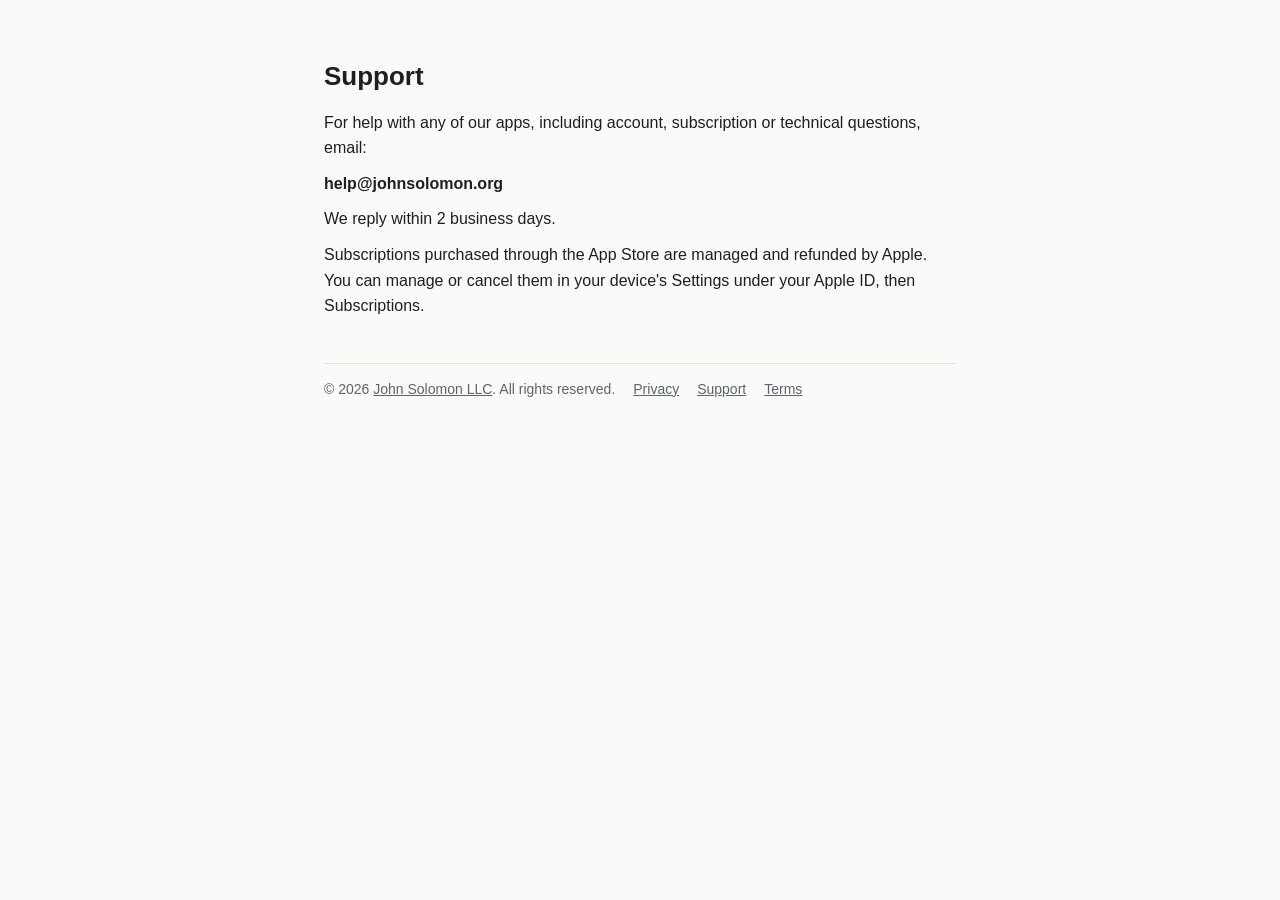
<file: support/index.html>
<!doctype html>
<html lang="en">
<head>
<meta charset="utf-8">
<meta name="viewport" content="width=device-width, initial-scale=1">
<title>Support · John Solomon LLC</title>
<meta name="description" content="How to get help with apps from John Solomon LLC.">
<link rel="canonical" href="https://johnsolomon.org/support/">
<link rel="icon" href="data:image/svg+xml,%3Csvg xmlns=%22http://www.w3.org/2000/svg%22 viewBox=%220 0 64 64%22%3E%3Crect width=%2264%22 height=%2264%22 rx=%2212%22 fill=%22%231c1f24%22/%3E%3C/svg%3E">
<style>
  :root { --bg:#fafaf8; --ink:#1c1f24; --muted:#5d6470; --rule:#e3e0d9; --accent:#1f4e79; }
  @media (prefers-color-scheme: dark) { :root { --bg:#16181c; --ink:#e9e7e2; --muted:#9aa1ad; --rule:#2c3038; --accent:#8db7e0; } }
  * { box-sizing:border-box; }
  body { margin:0; background:var(--bg); color:var(--ink); font:16px/1.6 -apple-system, BlinkMacSystemFont, "Segoe UI", Helvetica, Arial, sans-serif; }
  .wrap { max-width:680px; margin:0 auto; padding:56px 24px 32px; }
  h1 { font-size:26px; font-weight:600; margin:0 0 12px; }
  h2 { font-size:17px; font-weight:600; margin:26px 0 6px; }
  p, li { margin:0 0 10px; }
  ul { padding-left:20px; }
  a { color:var(--accent); }
  .muted { color:var(--muted); font-size:14px; }
  footer { margin-top:44px; padding-top:14px; border-top:1px solid var(--rule); font-size:14px; color:var(--muted); display:flex; flex-wrap:wrap; gap:6px 18px; }
  footer a { color:var(--muted); }
</style>
</head>
<body>
<div class="wrap">
<main>

<h1>Support</h1>
<p>For help with any of our apps, including account, subscription or technical questions, email:</p>
<p><b>help@johnsolomon.org</b></p>
<p>We reply within 2 business days.</p>
<p>Subscriptions purchased through the App Store are managed and refunded by Apple. You can manage or cancel them in your device's Settings under your Apple ID, then Subscriptions.</p>

</main>
<footer>
  <span>© 2026 <a href="/">John Solomon LLC</a>. All rights reserved.</span>
  <a href="/privacy/">Privacy</a>
  <a href="/support/">Support</a>
  <a href="/terms/">Terms</a>
</footer>
</div>
</body>
</html>
</file>
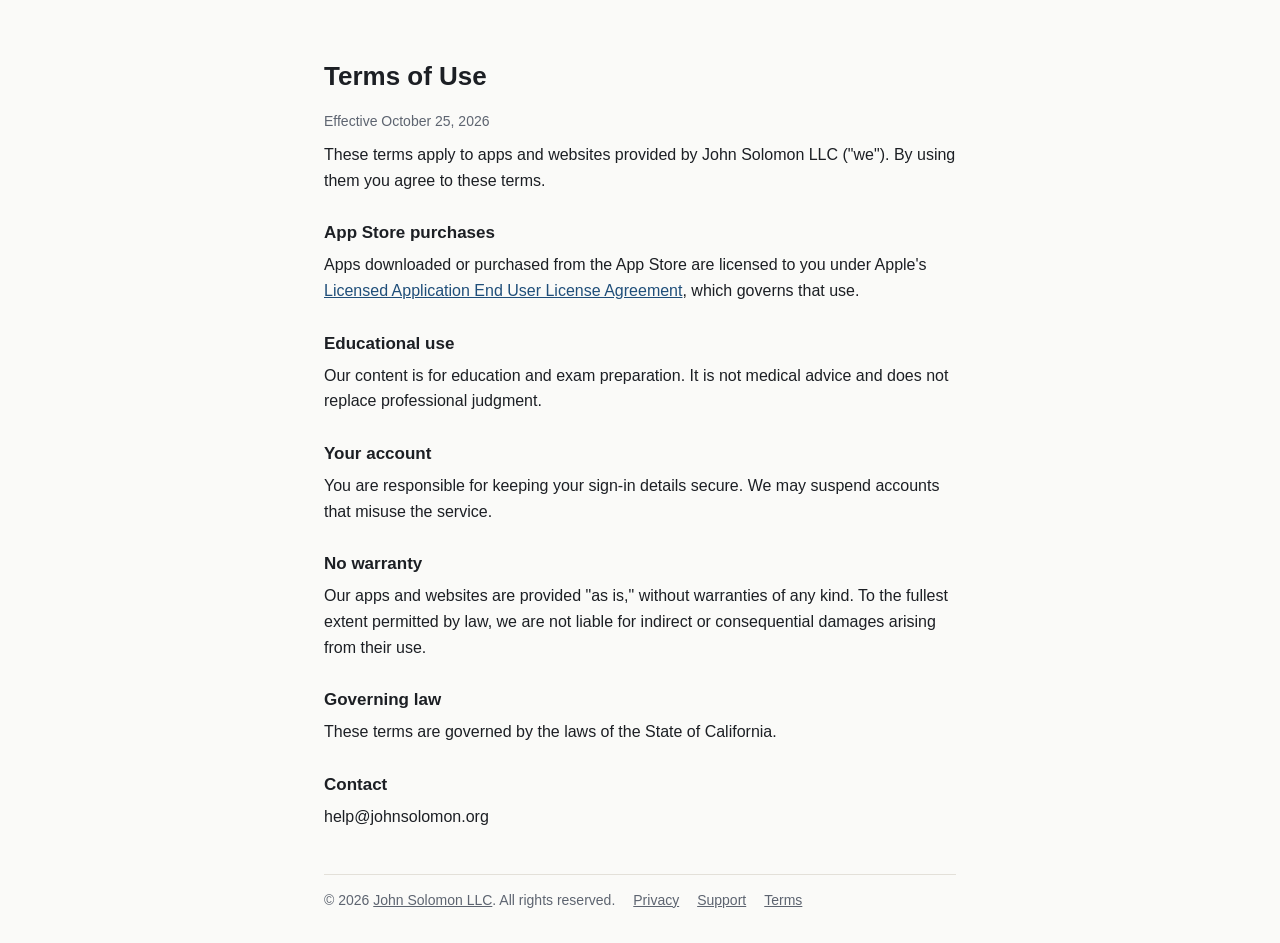
<file: terms/index.html>
<!doctype html>
<html lang="en">
<head>
<meta charset="utf-8">
<meta name="viewport" content="width=device-width, initial-scale=1">
<title>Terms of Use · John Solomon LLC</title>
<meta name="description" content="Terms of use for apps and websites from John Solomon LLC.">
<link rel="canonical" href="https://johnsolomon.org/terms/">
<link rel="icon" href="data:image/svg+xml,%3Csvg xmlns=%22http://www.w3.org/2000/svg%22 viewBox=%220 0 64 64%22%3E%3Crect width=%2264%22 height=%2264%22 rx=%2212%22 fill=%22%231c1f24%22/%3E%3C/svg%3E">
<style>
  :root { --bg:#fafaf8; --ink:#1c1f24; --muted:#5d6470; --rule:#e3e0d9; --accent:#1f4e79; }
  @media (prefers-color-scheme: dark) { :root { --bg:#16181c; --ink:#e9e7e2; --muted:#9aa1ad; --rule:#2c3038; --accent:#8db7e0; } }
  * { box-sizing:border-box; }
  body { margin:0; background:var(--bg); color:var(--ink); font:16px/1.6 -apple-system, BlinkMacSystemFont, "Segoe UI", Helvetica, Arial, sans-serif; }
  .wrap { max-width:680px; margin:0 auto; padding:56px 24px 32px; }
  h1 { font-size:26px; font-weight:600; margin:0 0 12px; }
  h2 { font-size:17px; font-weight:600; margin:26px 0 6px; }
  p, li { margin:0 0 10px; }
  ul { padding-left:20px; }
  a { color:var(--accent); }
  .muted { color:var(--muted); font-size:14px; }
  footer { margin-top:44px; padding-top:14px; border-top:1px solid var(--rule); font-size:14px; color:var(--muted); display:flex; flex-wrap:wrap; gap:6px 18px; }
  footer a { color:var(--muted); }
</style>
</head>
<body>
<div class="wrap">
<main>

<h1>Terms of Use</h1>
<p class="muted">Effective October 25, 2026</p>
<p>These terms apply to apps and websites provided by John Solomon LLC ("we"). By using them you agree to these terms.</p>
<h2>App Store purchases</h2>
<p>Apps downloaded or purchased from the App Store are licensed to you under Apple's <a href="https://www.apple.com/legal/internet-services/itunes/dev/stdeula/">Licensed Application End User License Agreement</a>, which governs that use.</p>
<h2>Educational use</h2>
<p>Our content is for education and exam preparation. It is not medical advice and does not replace professional judgment.</p>
<h2>Your account</h2>
<p>You are responsible for keeping your sign-in details secure. We may suspend accounts that misuse the service.</p>
<h2>No warranty</h2>
<p>Our apps and websites are provided "as is," without warranties of any kind. To the fullest extent permitted by law, we are not liable for indirect or consequential damages arising from their use.</p>
<h2>Governing law</h2>
<p>These terms are governed by the laws of the State of California.</p>
<h2>Contact</h2>
<p>help@johnsolomon.org</p>

</main>
<footer>
  <span>© 2026 <a href="/">John Solomon LLC</a>. All rights reserved.</span>
  <a href="/privacy/">Privacy</a>
  <a href="/support/">Support</a>
  <a href="/terms/">Terms</a>
</footer>
</div>
</body>
</html>
</file>
